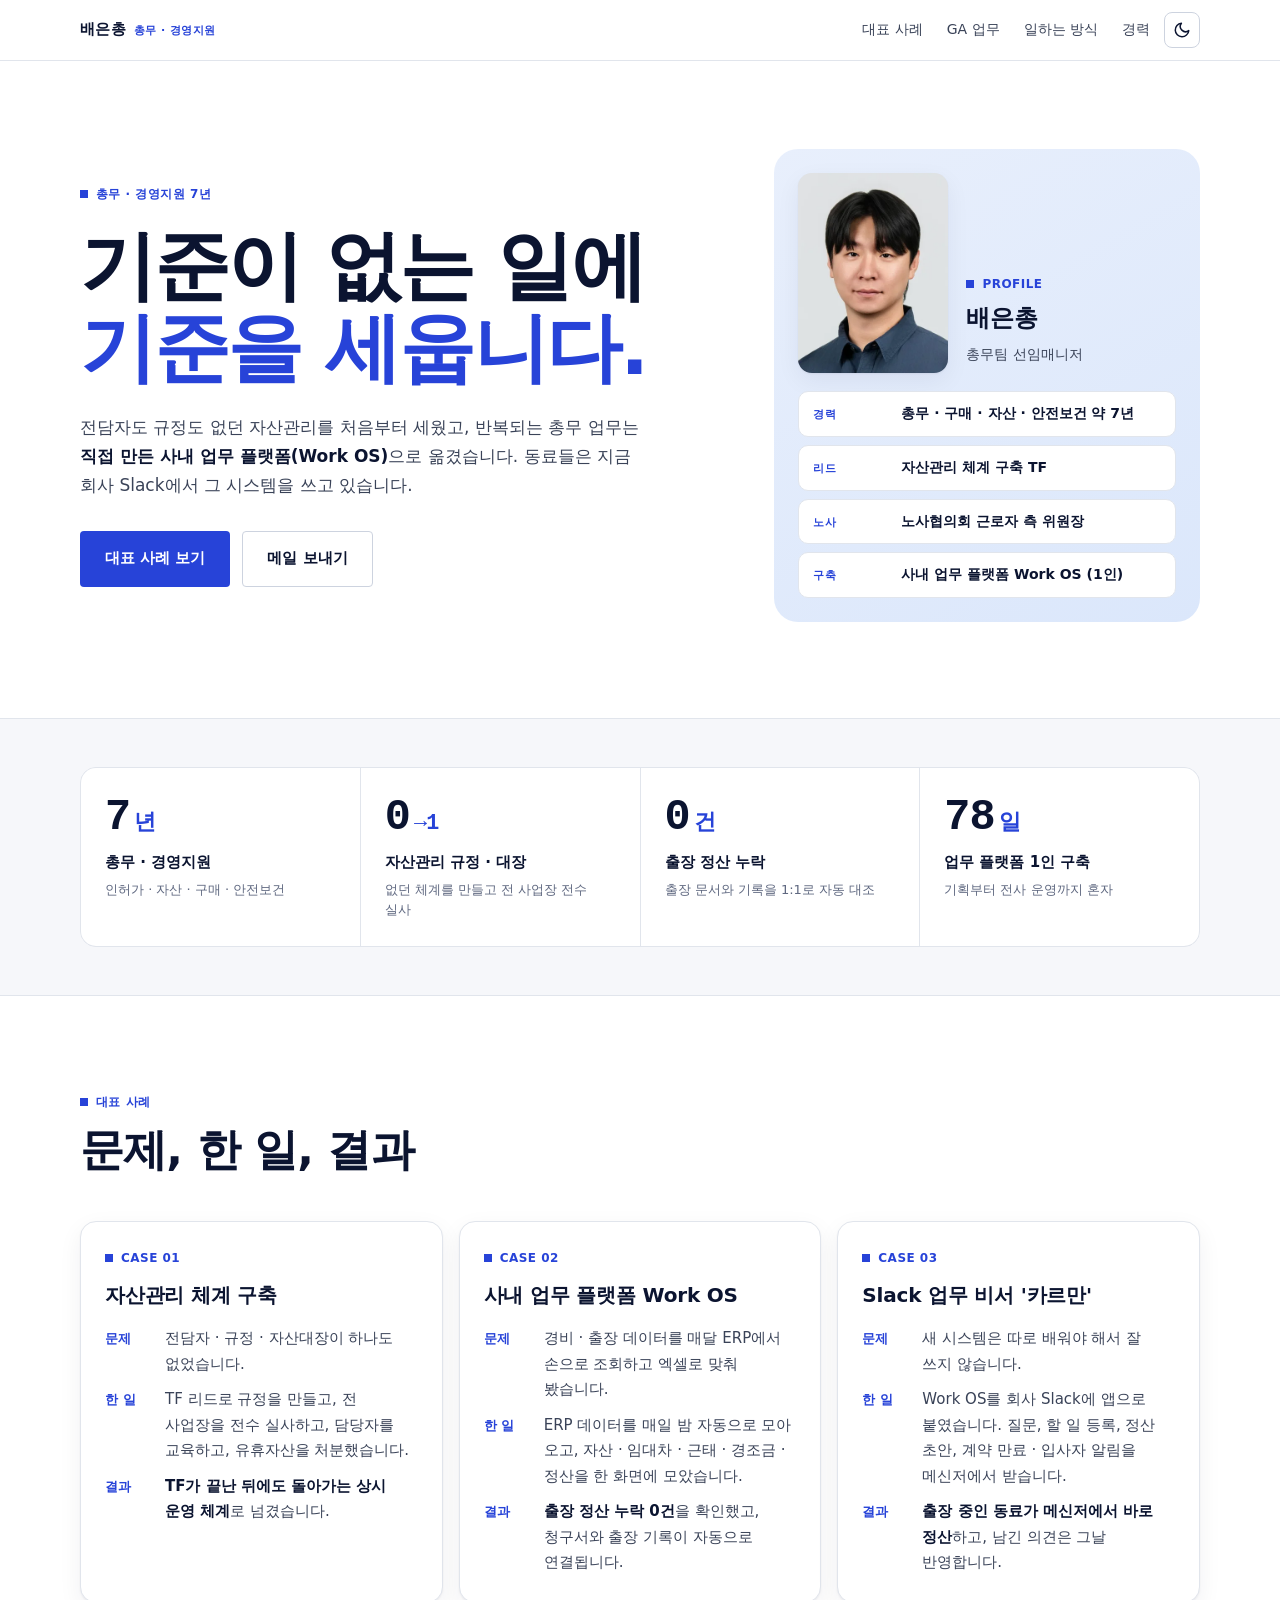
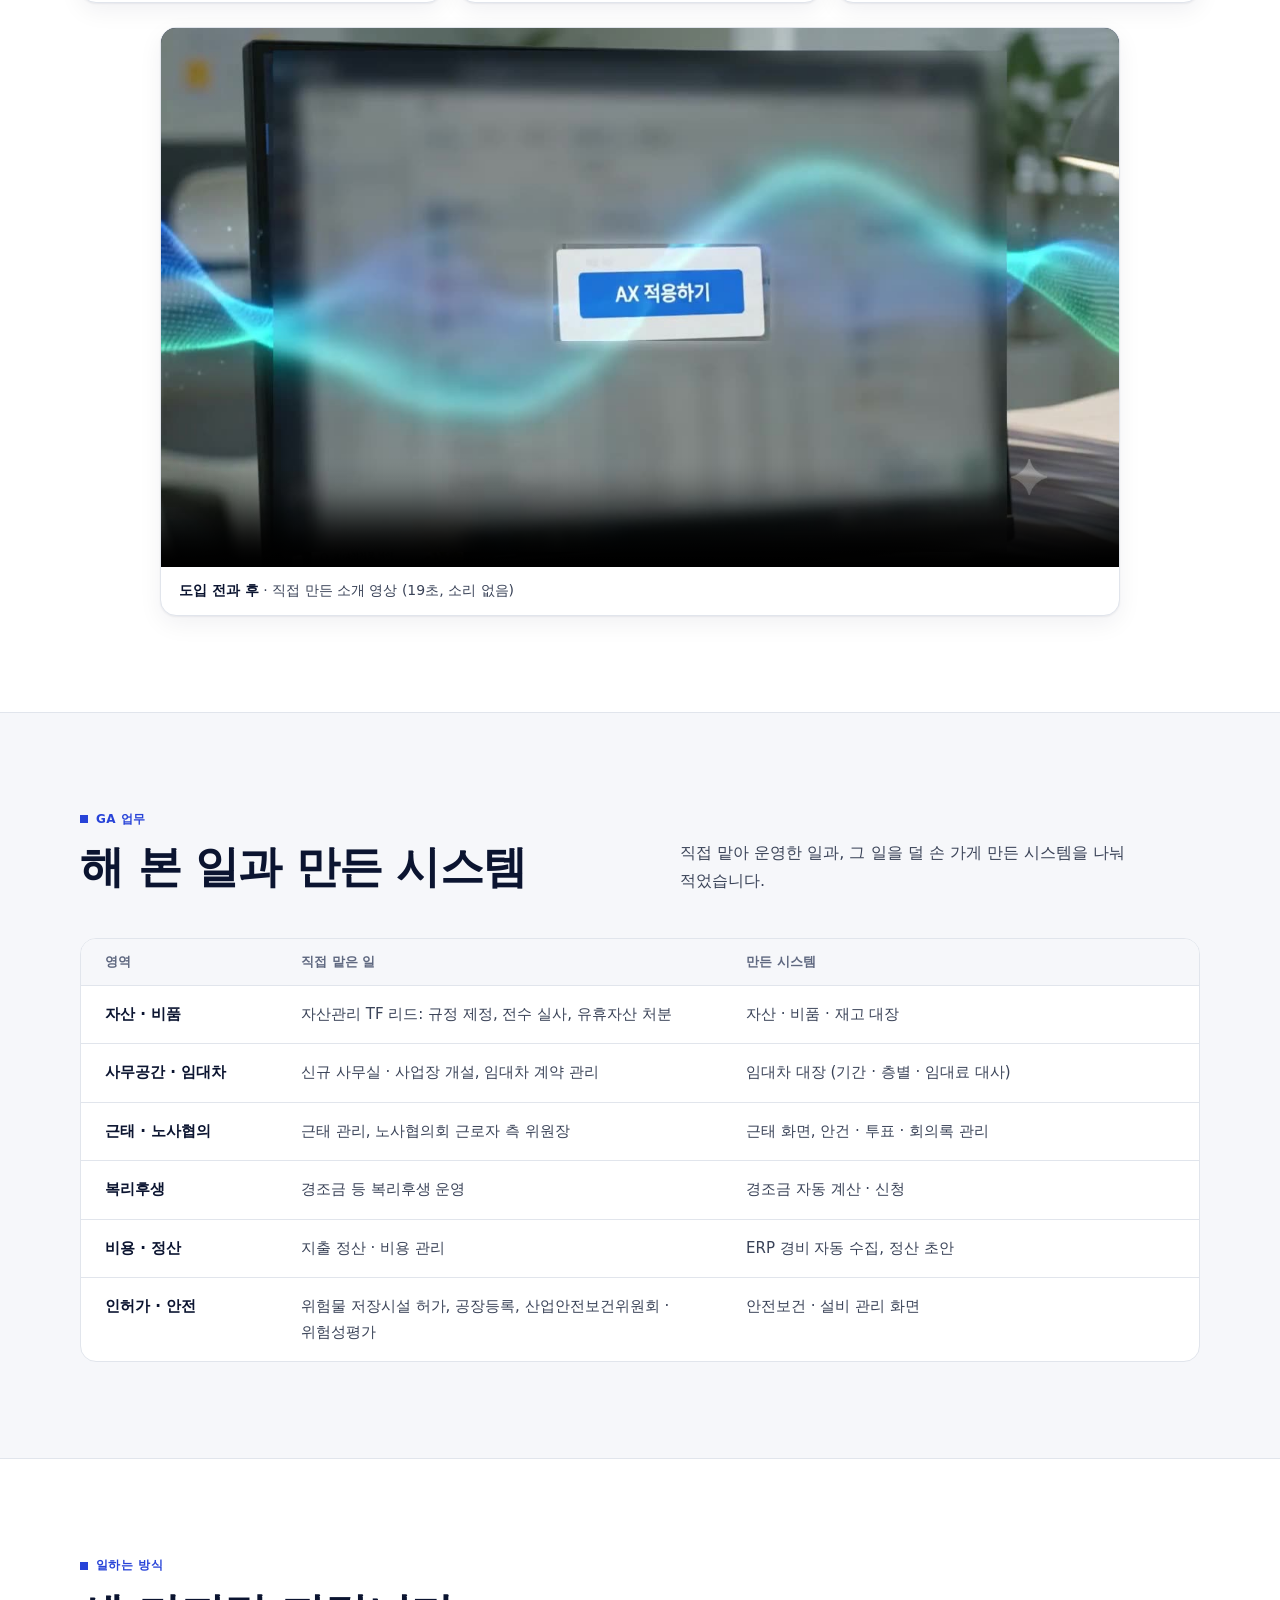
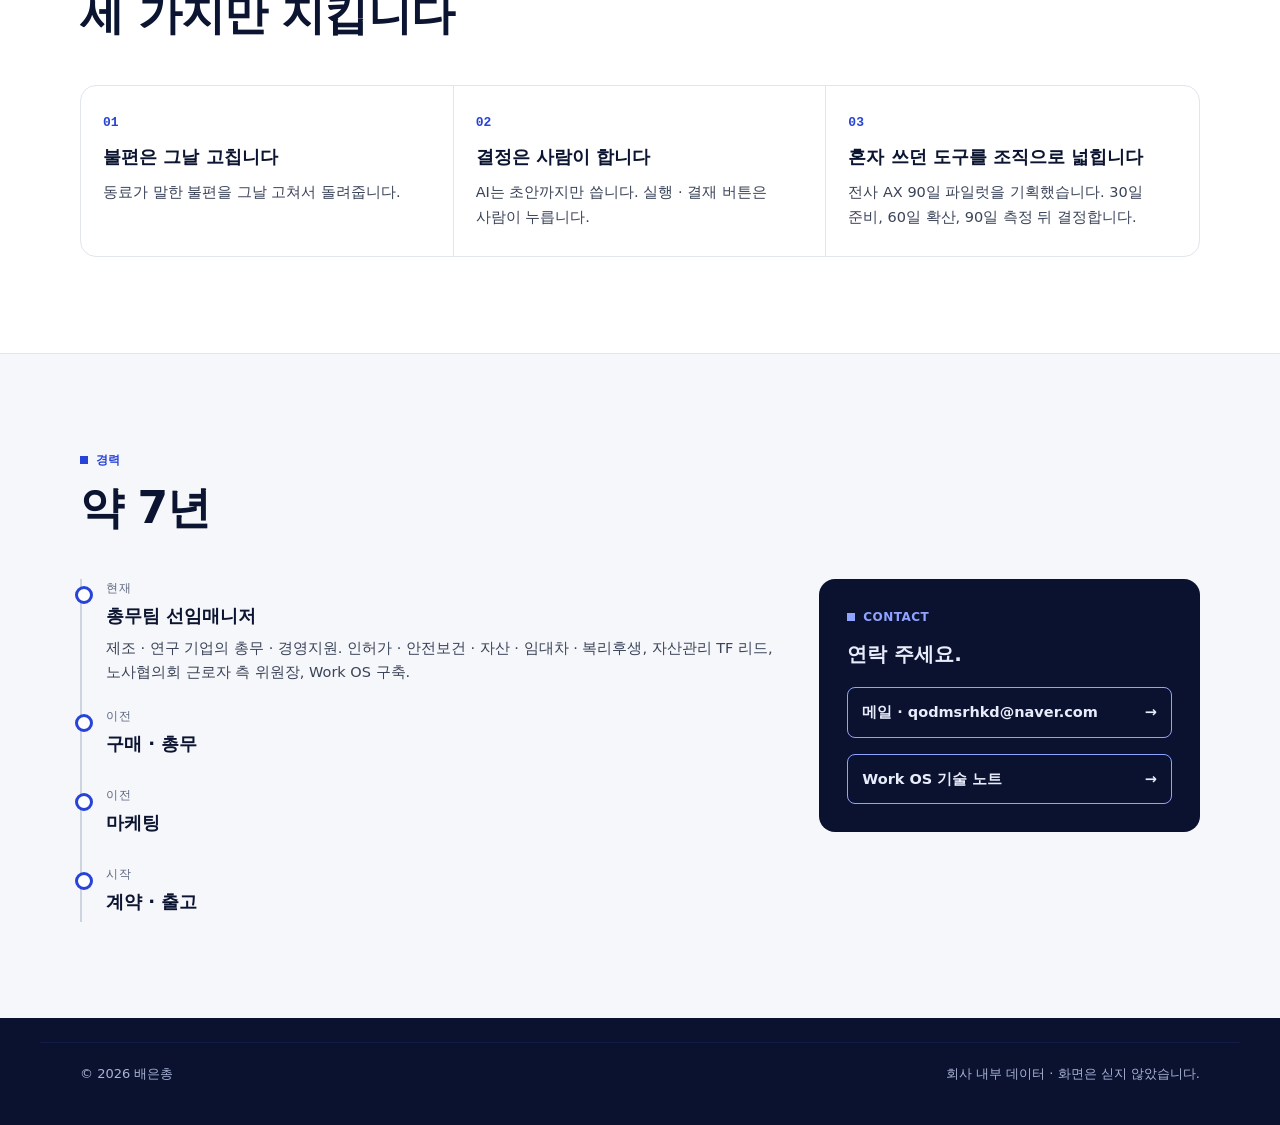
<file: portfolio_v3/index.html>
<!DOCTYPE html>
<html lang="ko">
<head>
<meta charset="UTF-8">
<meta name="viewport" content="width=device-width, initial-scale=1.0">
<meta name="robots" content="noindex, nofollow">
<title>배은총 포트폴리오</title>
<meta name="description" content="총무 · 경영지원 7년 배은총. 기준이 없는 일에 기준을 세우고, 반복되는 일은 시스템으로 만듭니다.">
<meta name="theme-color" content="#2743d8">
<link rel="icon" href="assets/favicon.svg" type="image/svg+xml">
<link rel="stylesheet" href="assets/style.css">
<script>
// 첫 그림 전에 저장된 테마를 적용(깜빡임 방지)
try { var t = localStorage.getItem("pf_theme"); if (t === "light" || t === "dark") document.documentElement.setAttribute("data-theme", t); } catch (e) {}
</script>
</head>
<body>
<a class="skip" href="#main">본문으로 건너뛰기</a>

<header class="topbar">
  <div class="in">
    <a class="brand" href="#top">배은총<small>총무 · 경영지원</small></a>
    <nav class="nav" aria-label="구역">
      <a href="#cases">대표 사례</a>
      <a href="#ga">GA 업무</a>
      <a href="#way" class="opt">일하는 방식</a>
      <a href="#career">경력</a>
      <button class="theme-btn" id="themeBtn" type="button" aria-label="어두운 화면으로 바꾸기">
        <svg class="moon" viewBox="0 0 24 24" fill="none" stroke="currentColor" stroke-width="2" stroke-linecap="round" stroke-linejoin="round" aria-hidden="true"><path d="M21 12.8A9 9 0 1 1 11.2 3a7 7 0 0 0 9.8 9.8z"/></svg>
        <svg class="sun" viewBox="0 0 24 24" fill="none" stroke="currentColor" stroke-width="2" stroke-linecap="round" aria-hidden="true" style="display:none"><circle cx="12" cy="12" r="4.5"/><path d="M12 2v2M12 20v2M4.9 4.9l1.4 1.4M17.7 17.7l1.4 1.4M2 12h2M20 12h2M4.9 19.1l1.4-1.4M17.7 6.3l1.4-1.4"/></svg>
      </button>
    </nav>
  </div>
</header>

<main id="main">

<!-- ① 첫 화면 -->
<div class="hero" id="top">
  <div class="wrap">
    <div class="grid">
      <div>
        <div class="mlabel">총무 · 경영지원 7년</div>
        <h1>기준이 없는 일에<br><span class="b">기준을 세웁니다.</span></h1>
        <p class="lead">
          전담자도 규정도 없던 자산관리를 처음부터 세웠고, 반복되는 총무 업무는
          <b>직접 만든 사내 업무 플랫폼(Work OS)</b>으로 옮겼습니다.
          동료들은 지금 회사 Slack에서 그 시스템을 쓰고 있습니다.
        </p>
        <div class="cta-row">
          <a class="btn pri" href="#cases">대표 사례 보기</a>
          <a class="btn sec" href="mailto:qodmsrhkd@naver.com">메일 보내기</a>
        </div>
      </div>
      <div class="hero-vis">
        <div class="id">
          <picture>
            <source srcset="assets/profile.webp" type="image/webp">
            <img class="photo" src="assets/profile.jpg" width="360" height="480" alt="배은총 프로필 사진">
          </picture>
          <div class="who">
            <div class="mlabel">PROFILE</div>
            <b>배은총</b>
            <span>총무팀 선임매니저</span>
          </div>
        </div>
        <div class="rows">
          <div class="row"><span class="k">경력</span><span class="v">총무 · 구매 · 자산 · 안전보건 약 7년</span></div>
          <div class="row"><span class="k">리드</span><span class="v">자산관리 체계 구축 TF</span></div>
          <div class="row"><span class="k">노사</span><span class="v">노사협의회 근로자 측 위원장</span></div>
          <div class="row"><span class="k">구축</span><span class="v">사내 업무 플랫폼 Work OS (1인)</span></div>
        </div>
      </div>
    </div>
  </div>
</div>

<!-- ② 숫자 -->
<section id="numbers" class="alt" aria-label="숫자로 보는 경력">
  <div class="wrap">
    <div class="stats">
      <div class="stat"><div class="n num">7<small>년</small></div><div class="t">총무 · 경영지원</div><div class="d">인허가 · 자산 · 구매 · 안전보건</div></div>
      <div class="stat"><div class="n num">0<small>→1</small></div><div class="t">자산관리 규정 · 대장</div><div class="d">없던 체계를 만들고 전 사업장 전수 실사</div></div>
      <div class="stat"><div class="n num">0<small>건</small></div><div class="t">출장 정산 누락</div><div class="d">출장 문서와 기록을 1:1로 자동 대조</div></div>
      <div class="stat"><div class="n num">78<small>일</small></div><div class="t">업무 플랫폼 1인 구축</div><div class="d">기획부터 전사 운영까지 혼자</div></div>
    </div>
  </div>
</section>

<!-- ③ 대표 사례 -->
<section id="cases" aria-labelledby="h-cases">
  <div class="wrap">
    <div class="sec-head">
      <div>
        <div class="mlabel">대표 사례</div>
        <h2 id="h-cases">문제, 한 일, 결과</h2>
      </div>
    </div>
    <div class="pcases">
      <article class="pcase">
        <div class="mlabel">CASE 01</div>
        <h3>자산관리 체계 구축</h3>
        <dl>
          <dt>문제</dt><dd>전담자 · 규정 · 자산대장이 하나도 없었습니다.</dd>
          <dt>한 일</dt><dd>TF 리드로 규정을 만들고, 전 사업장을 전수 실사하고, 담당자를 교육하고, 유휴자산을 처분했습니다.</dd>
          <dt>결과</dt><dd><b>TF가 끝난 뒤에도 돌아가는 상시 운영 체계</b>로 넘겼습니다.</dd>
        </dl>
      </article>
      <article class="pcase">
        <div class="mlabel">CASE 02</div>
        <h3>사내 업무 플랫폼 Work OS</h3>
        <dl>
          <dt>문제</dt><dd>경비 · 출장 데이터를 매달 ERP에서 손으로 조회하고 엑셀로 맞춰 봤습니다.</dd>
          <dt>한 일</dt><dd>ERP 데이터를 매일 밤 자동으로 모아 오고, 자산 · 임대차 · 근태 · 경조금 · 정산을 한 화면에 모았습니다.</dd>
          <dt>결과</dt><dd><b>출장 정산 누락 0건</b>을 확인했고, 청구서와 출장 기록이 자동으로 연결됩니다.</dd>
        </dl>
      </article>
      <article class="pcase">
        <div class="mlabel">CASE 03</div>
        <h3>Slack 업무 비서 '카르만'</h3>
        <dl>
          <dt>문제</dt><dd>새 시스템은 따로 배워야 해서 잘 쓰지 않습니다.</dd>
          <dt>한 일</dt><dd>Work OS를 회사 Slack에 앱으로 붙였습니다. 질문, 할 일 등록, 정산 초안, 계약 만료 · 입사자 알림을 메신저에서 받습니다.</dd>
          <dt>결과</dt><dd><b>출장 중인 동료가 메신저에서 바로 정산</b>하고, 남긴 의견은 그날 반영합니다.</dd>
        </dl>
      </article>
    </div>
    <figure class="clip">
      <video src="assets/workspace_ax.mp4" poster="assets/workspace_ax_poster.jpg" autoplay muted loop playsinline preload="metadata" width="1280" height="720" aria-label="서류에 묻혀 있던 직원이 시스템 도입 뒤 화면 위 요약으로 일하고 퇴근하는 장면"></video>
      <figcaption><b>도입 전과 후</b> · 직접 만든 소개 영상 (19초, 소리 없음)</figcaption>
    </figure>
  </div>
</section>

<!-- ④ GA 업무 -->
<section id="ga" class="alt" aria-labelledby="h-ga">
  <div class="wrap">
    <div class="sec-head">
      <div>
        <div class="mlabel">GA 업무</div>
        <h2 id="h-ga">해 본 일과 만든 시스템</h2>
      </div>
      <p>직접 맡아 운영한 일과, 그 일을 덜 손 가게 만든 시스템을 나눠 적었습니다.</p>
    </div>
    <div class="ga" role="table" aria-label="GA 업무 영역별 경험">
      <div class="ga-row ga-head" role="row">
        <span role="columnheader">영역</span><span role="columnheader">직접 맡은 일</span><span role="columnheader">만든 시스템</span>
      </div>
      <div class="ga-row" role="row">
        <b role="cell">자산 · 비품</b>
        <span role="cell" data-k="맡은 일">자산관리 TF 리드: 규정 제정, 전수 실사, 유휴자산 처분</span>
        <span role="cell" data-k="시스템">자산 · 비품 · 재고 대장</span>
      </div>
      <div class="ga-row" role="row">
        <b role="cell">사무공간 · 임대차</b>
        <span role="cell" data-k="맡은 일">신규 사무실 · 사업장 개설, 임대차 계약 관리</span>
        <span role="cell" data-k="시스템">임대차 대장 (기간 · 층별 · 임대료 대사)</span>
      </div>
      <div class="ga-row" role="row">
        <b role="cell">근태 · 노사협의</b>
        <span role="cell" data-k="맡은 일">근태 관리, 노사협의회 근로자 측 위원장</span>
        <span role="cell" data-k="시스템">근태 화면, 안건 · 투표 · 회의록 관리</span>
      </div>
      <div class="ga-row" role="row">
        <b role="cell">복리후생</b>
        <span role="cell" data-k="맡은 일">경조금 등 복리후생 운영</span>
        <span role="cell" data-k="시스템">경조금 자동 계산 · 신청</span>
      </div>
      <div class="ga-row" role="row">
        <b role="cell">비용 · 정산</b>
        <span role="cell" data-k="맡은 일">지출 정산 · 비용 관리</span>
        <span role="cell" data-k="시스템">ERP 경비 자동 수집, 정산 초안</span>
      </div>
      <div class="ga-row" role="row">
        <b role="cell">인허가 · 안전</b>
        <span role="cell" data-k="맡은 일">위험물 저장시설 허가, 공장등록, 산업안전보건위원회 · 위험성평가</span>
        <span role="cell" data-k="시스템">안전보건 · 설비 관리 화면</span>
      </div>
    </div>
  </div>
</section>

<!-- ⑤ 일하는 방식 -->
<section id="way" aria-labelledby="h-way">
  <div class="wrap">
    <div class="sec-head">
      <div>
        <div class="mlabel">일하는 방식</div>
        <h2 id="h-way">세 가지만 지킵니다</h2>
      </div>
    </div>
    <div class="ways three-up">
      <div class="way"><div class="no">01</div><h3>불편은 그날 고칩니다</h3><p>동료가 말한 불편을 그날 고쳐서 돌려줍니다.</p></div>
      <div class="way"><div class="no">02</div><h3>결정은 사람이 합니다</h3><p>AI는 초안까지만 씁니다. 실행 · 결재 버튼은 사람이 누릅니다.</p></div>
      <div class="way"><div class="no">03</div><h3>혼자 쓰던 도구를 조직으로 넓힙니다</h3><p>전사 AX 90일 파일럿을 기획했습니다. 30일 준비, 60일 확산, 90일 측정 뒤 결정합니다.</p></div>
    </div>
  </div>
</section>

<!-- ⑥ 경력 · 연락 -->
<section id="career" class="alt" aria-labelledby="h-career">
  <div class="wrap">
    <div class="sec-head">
      <div>
        <div class="mlabel">경력</div>
        <h2 id="h-career">약 7년</h2>
      </div>
    </div>
    <div class="career">
      <ol class="tl">
        <li>
          <div class="when">현재</div>
          <h3>총무팀 선임매니저</h3>
          <p>제조 · 연구 기업의 총무 · 경영지원. 인허가 · 안전보건 · 자산 · 임대차 · 복리후생, 자산관리 TF 리드, 노사협의회 근로자 측 위원장, Work OS 구축.</p>
        </li>
        <li><div class="when">이전</div><h3>구매 · 총무</h3></li>
        <li><div class="when">이전</div><h3>마케팅</h3></li>
        <li><div class="when">시작</div><h3>계약 · 출고</h3></li>
      </ol>
      <aside class="contact">
        <div class="mlabel">CONTACT</div>
        <h3>연락 주세요.</h3>
        <a class="link" href="mailto:qodmsrhkd@naver.com">메일 · qodmsrhkd@naver.com <span aria-hidden="true">→</span></a>
        <a class="link" href="tech.html">Work OS 기술 노트 <span aria-hidden="true">→</span></a>
      </aside>
    </div>
  </div>
</section>
</main>

<footer>
  <div class="wrap">
    <span>© 2026 배은총</span>
    <span>회사 내부 데이터 · 화면은 싣지 않았습니다.</span>
  </div>
</footer>
<script src="assets/main.js"></script>
</body>
</html>
</file>
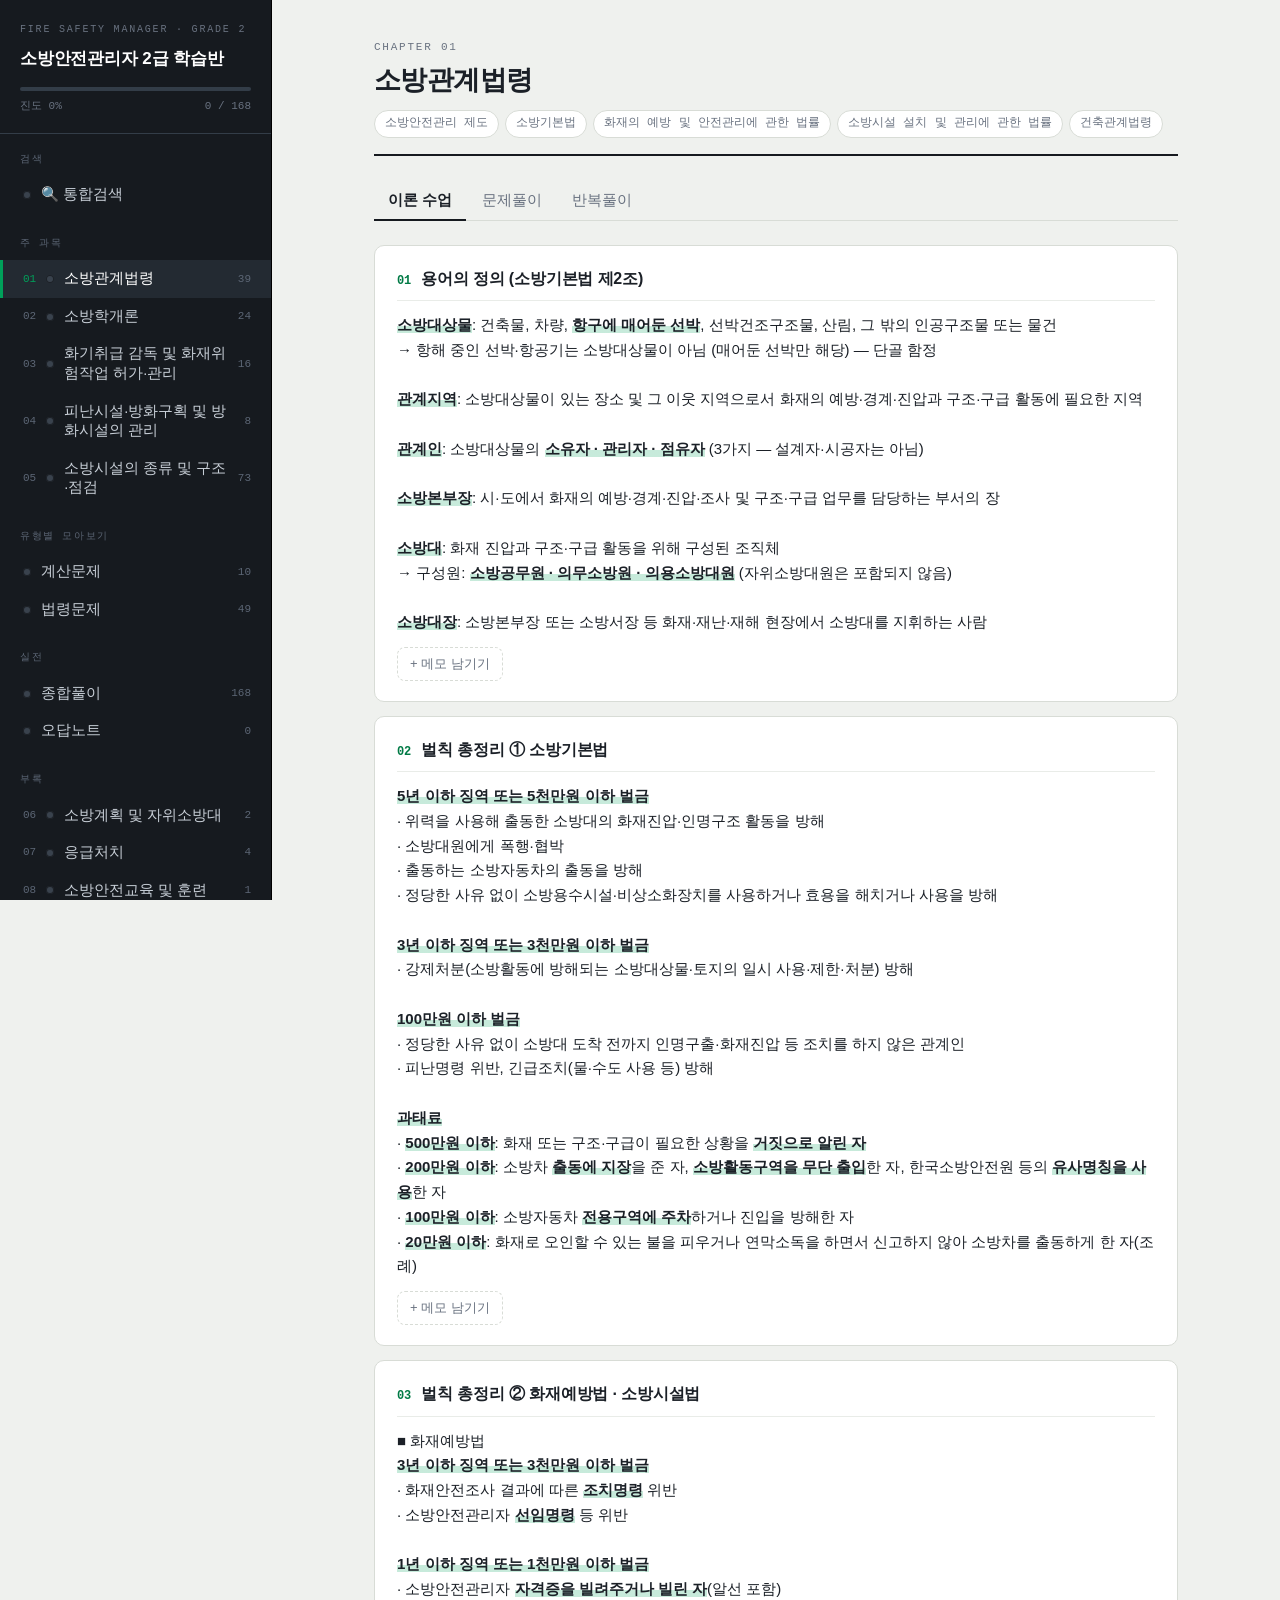
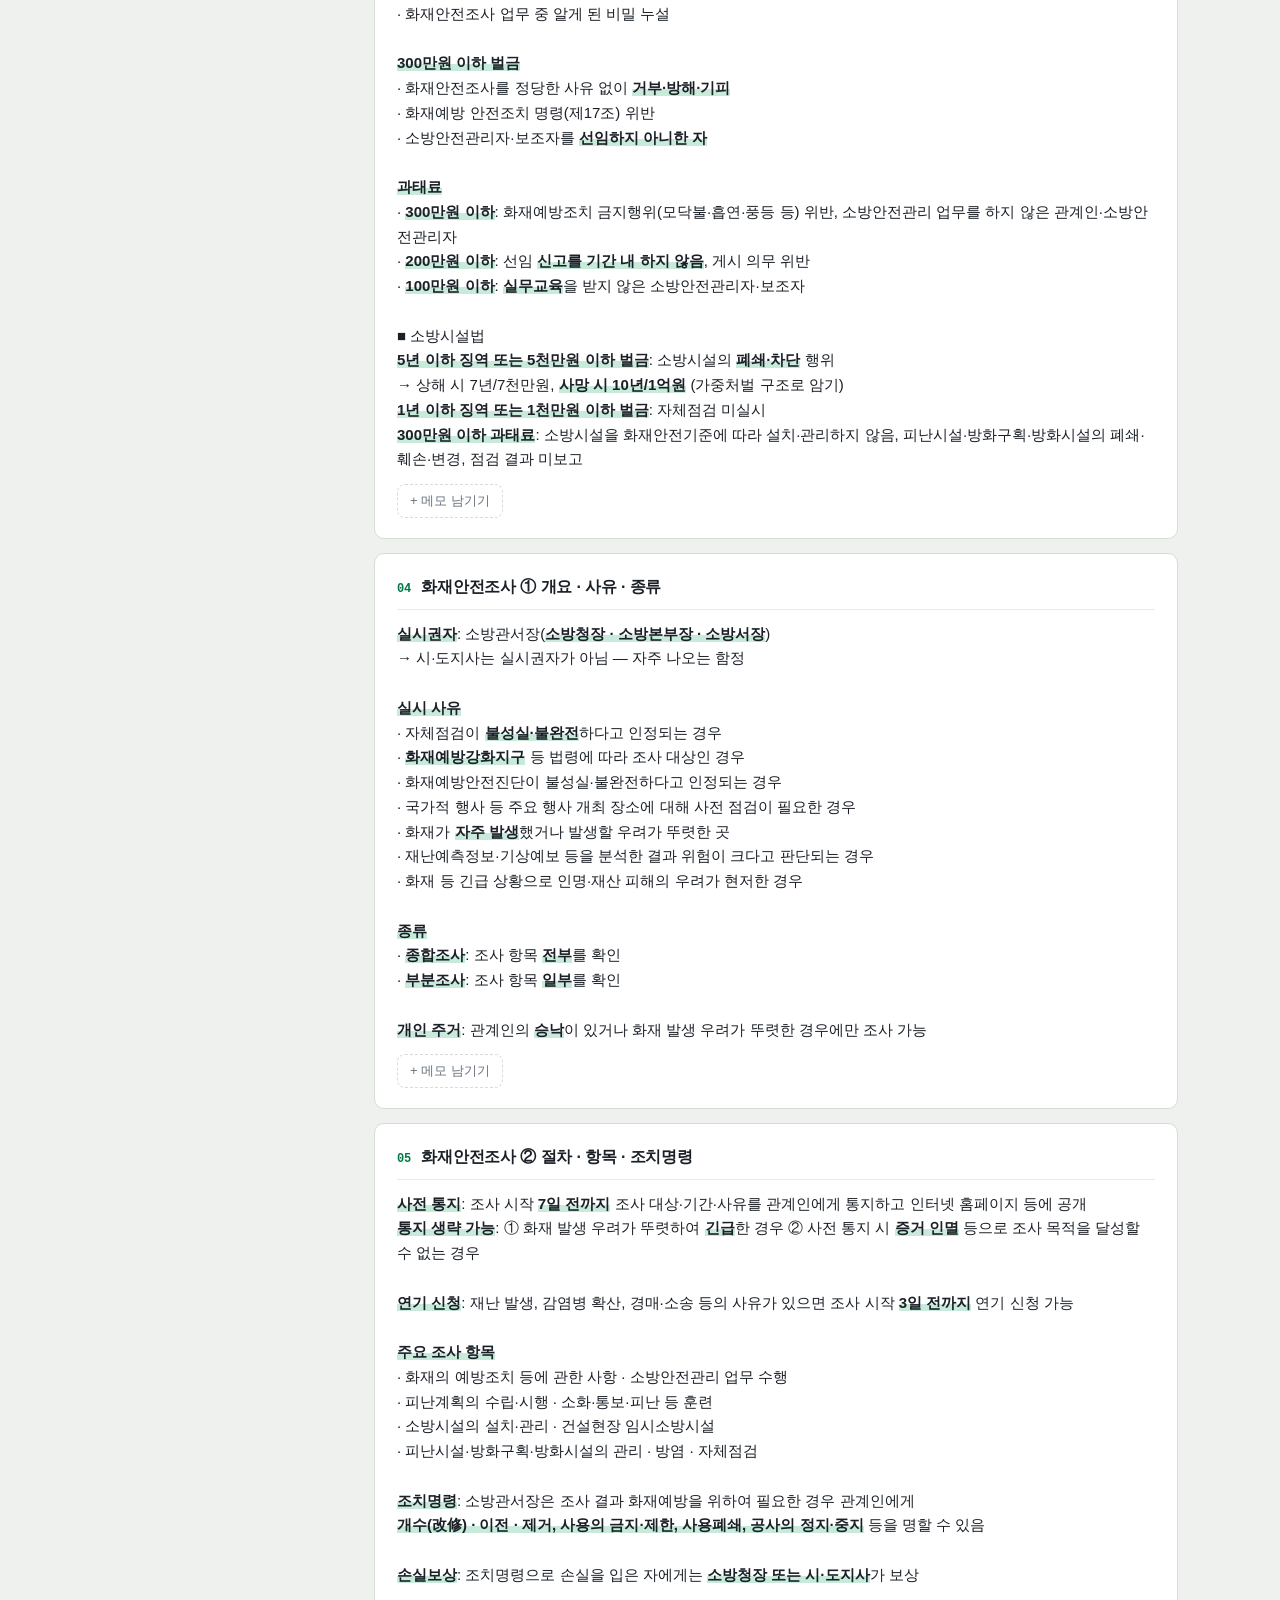
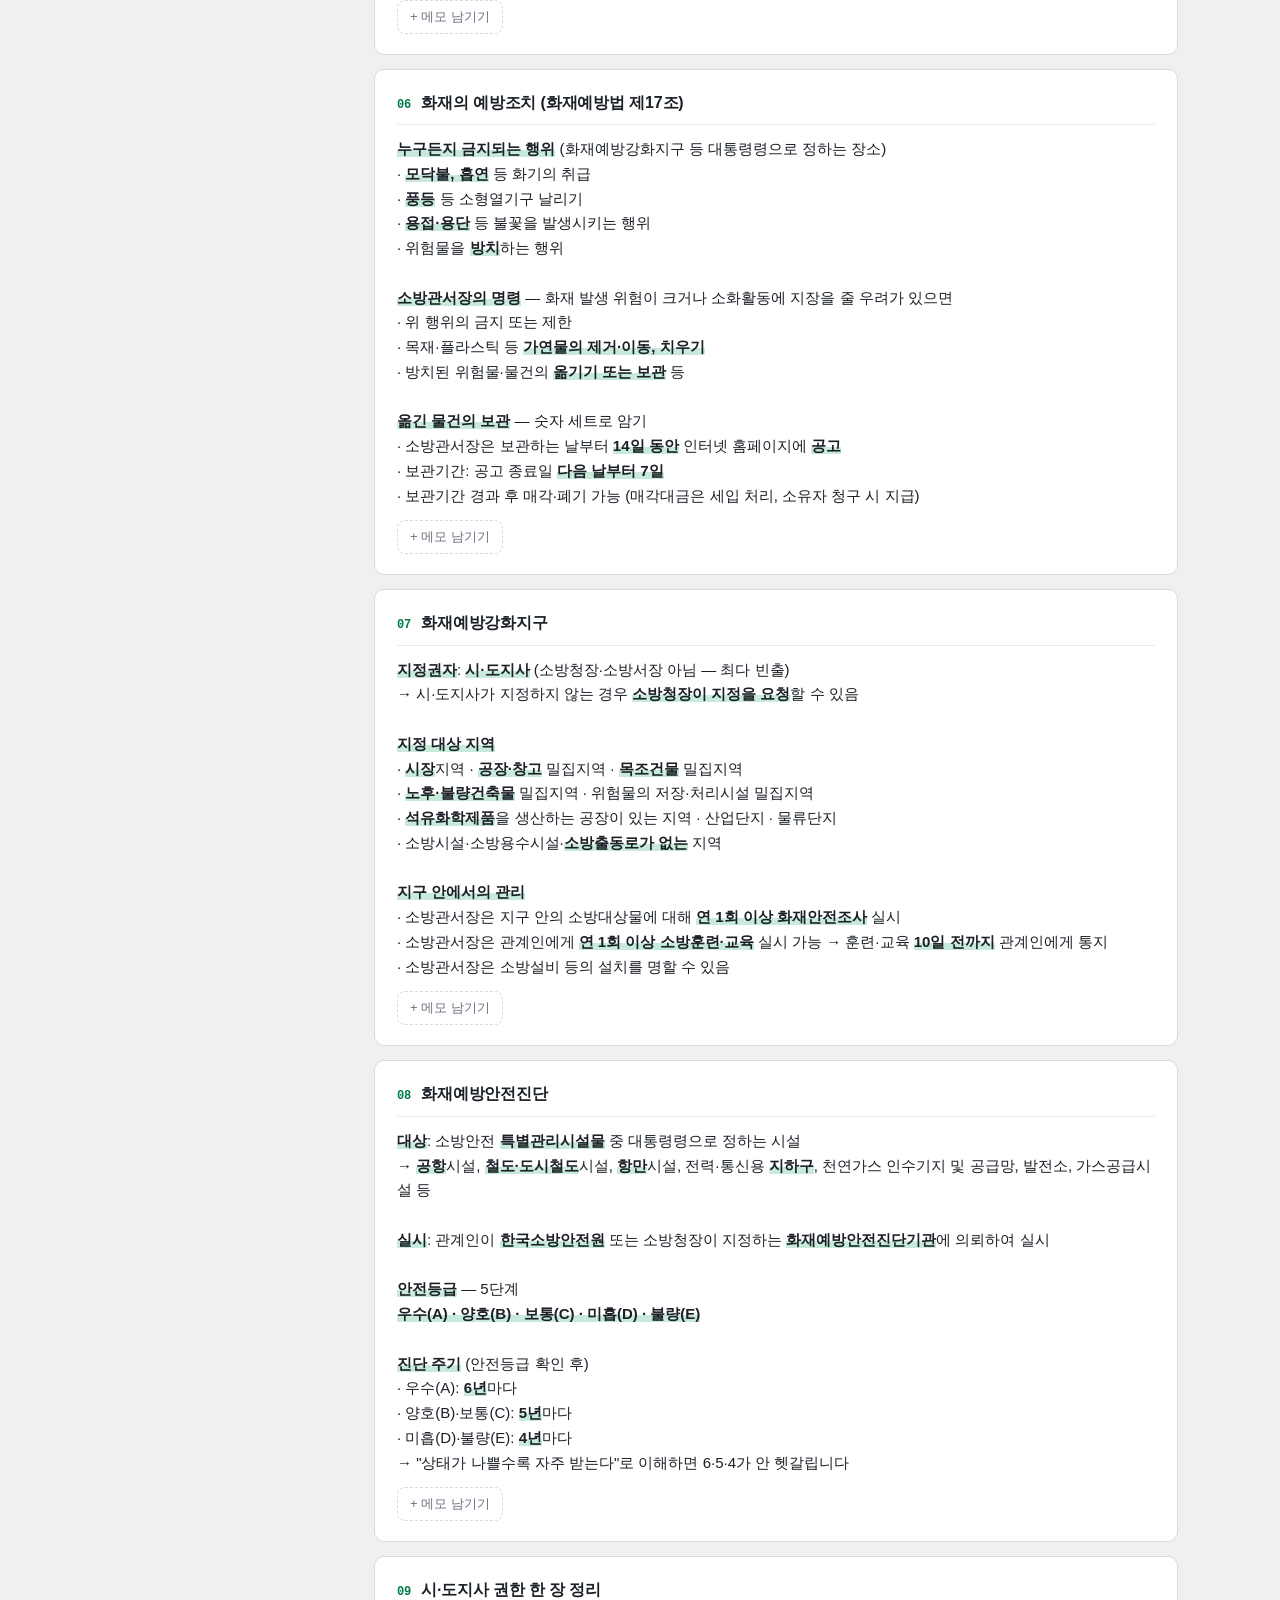
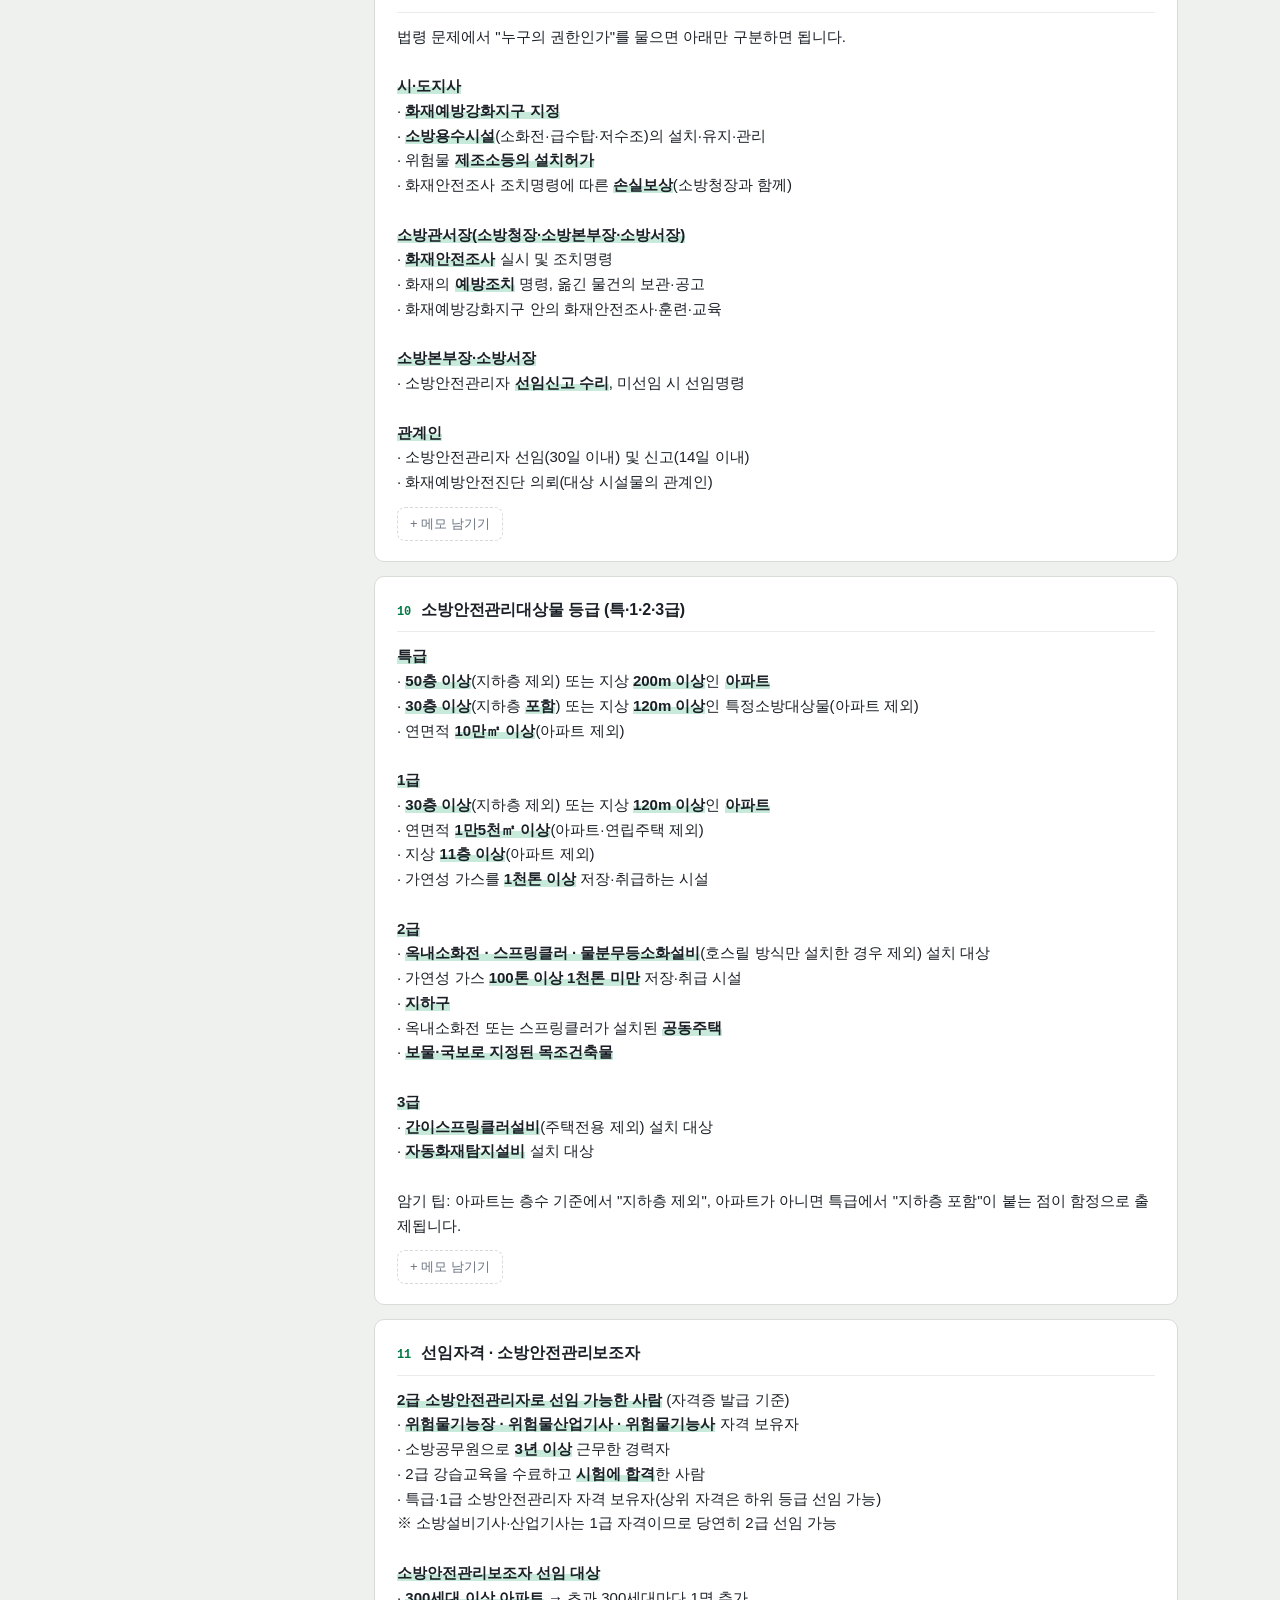
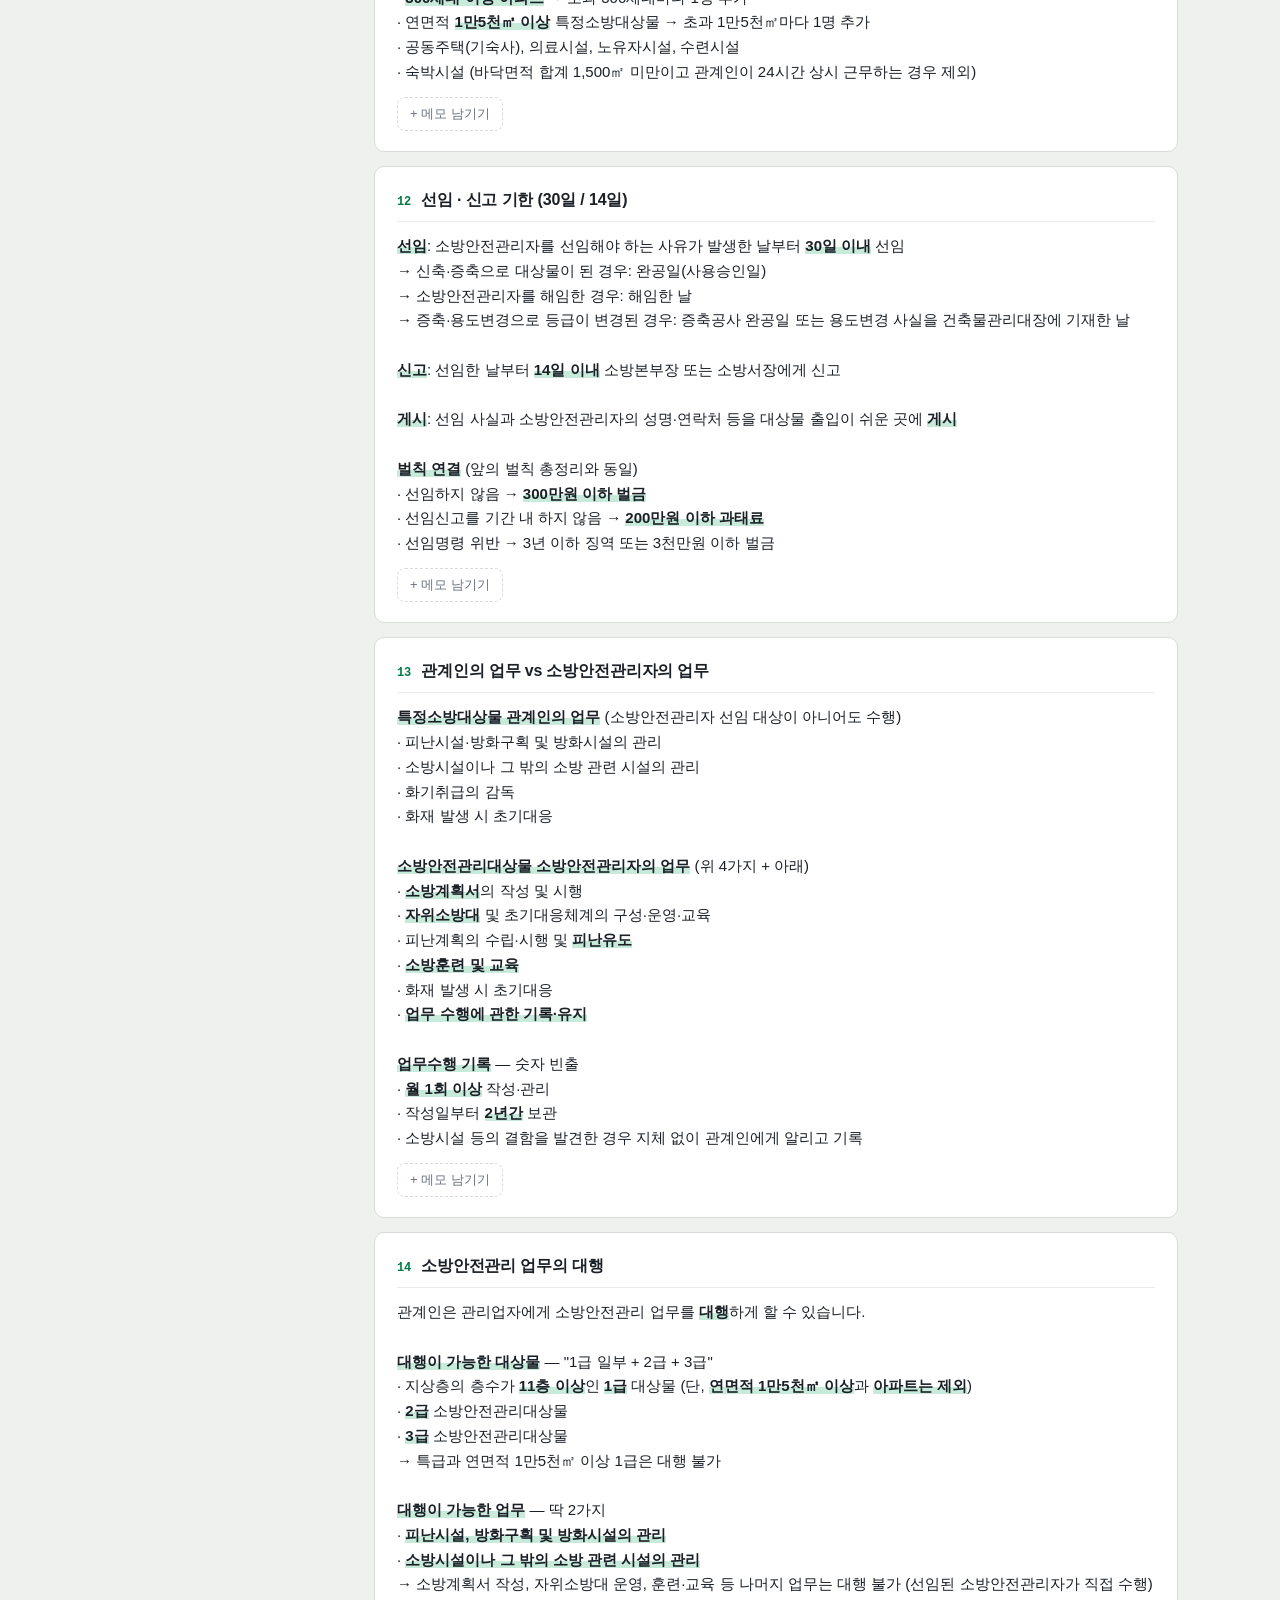
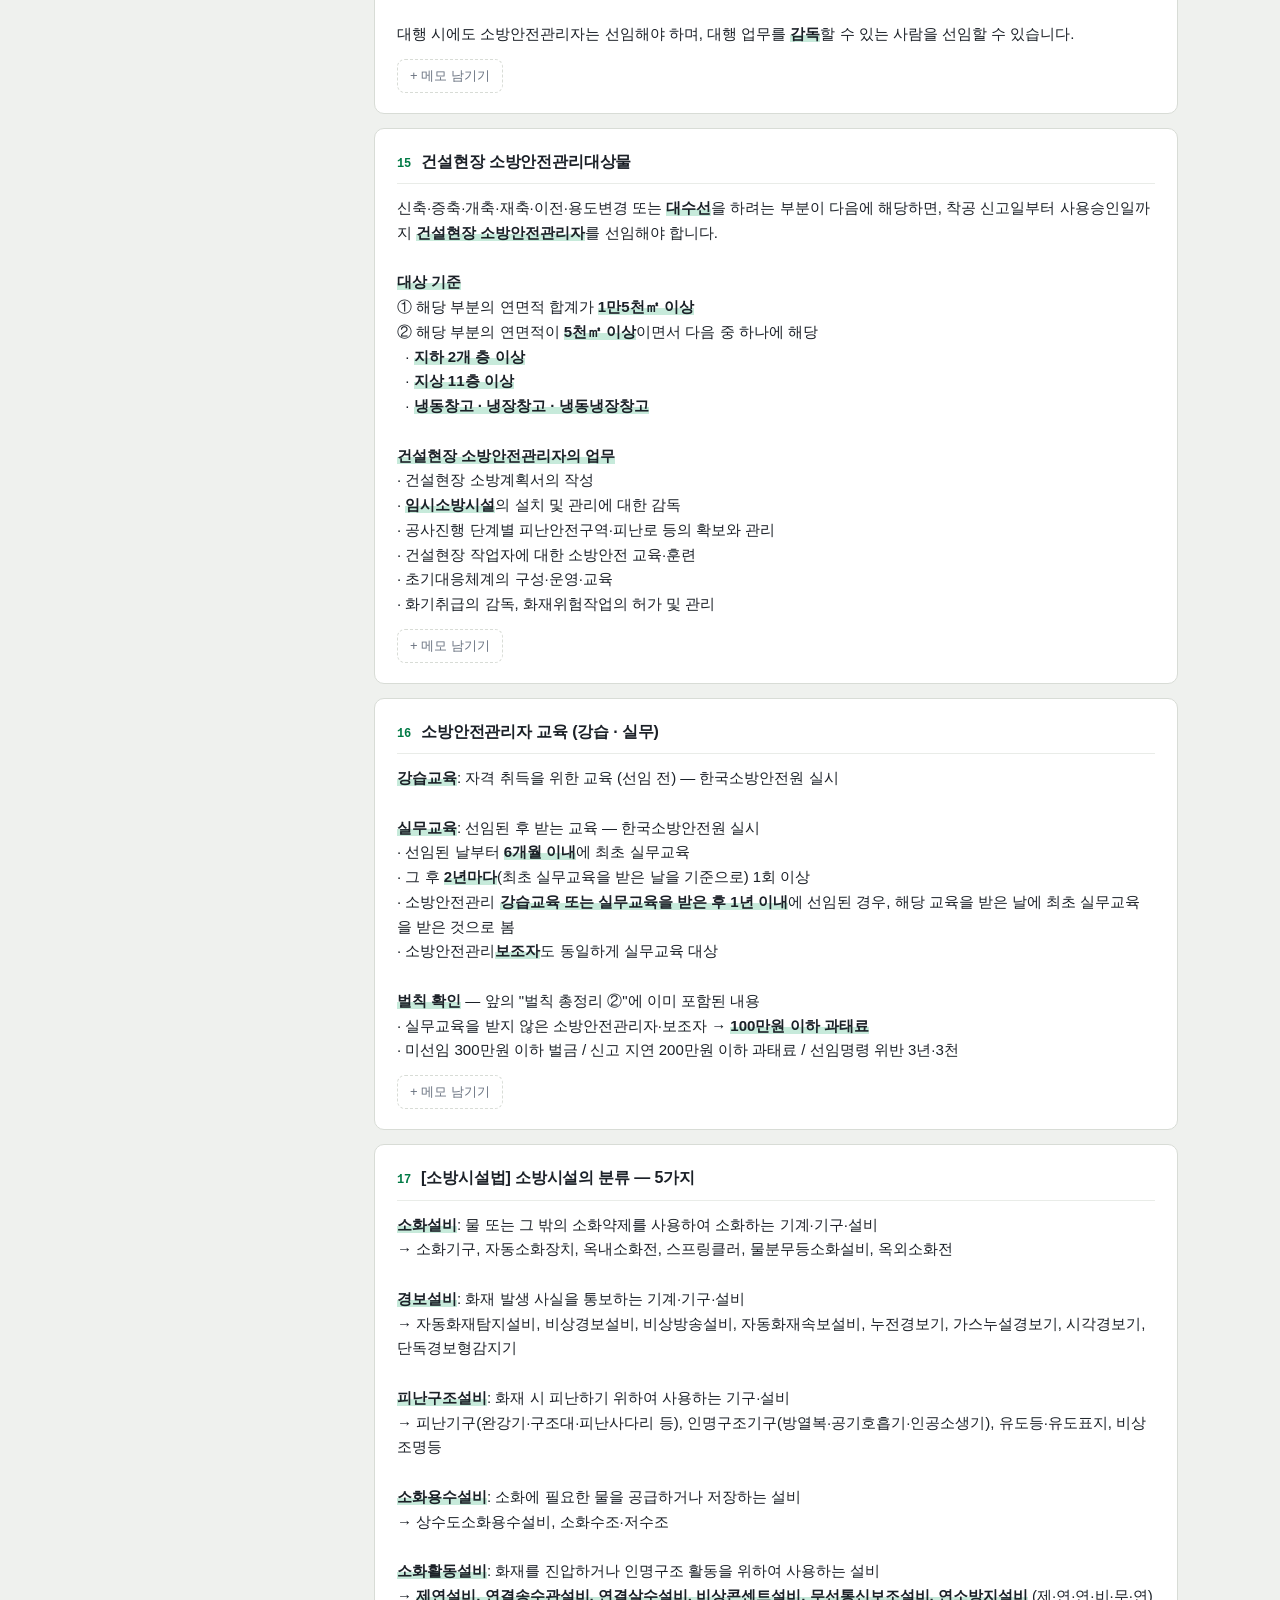
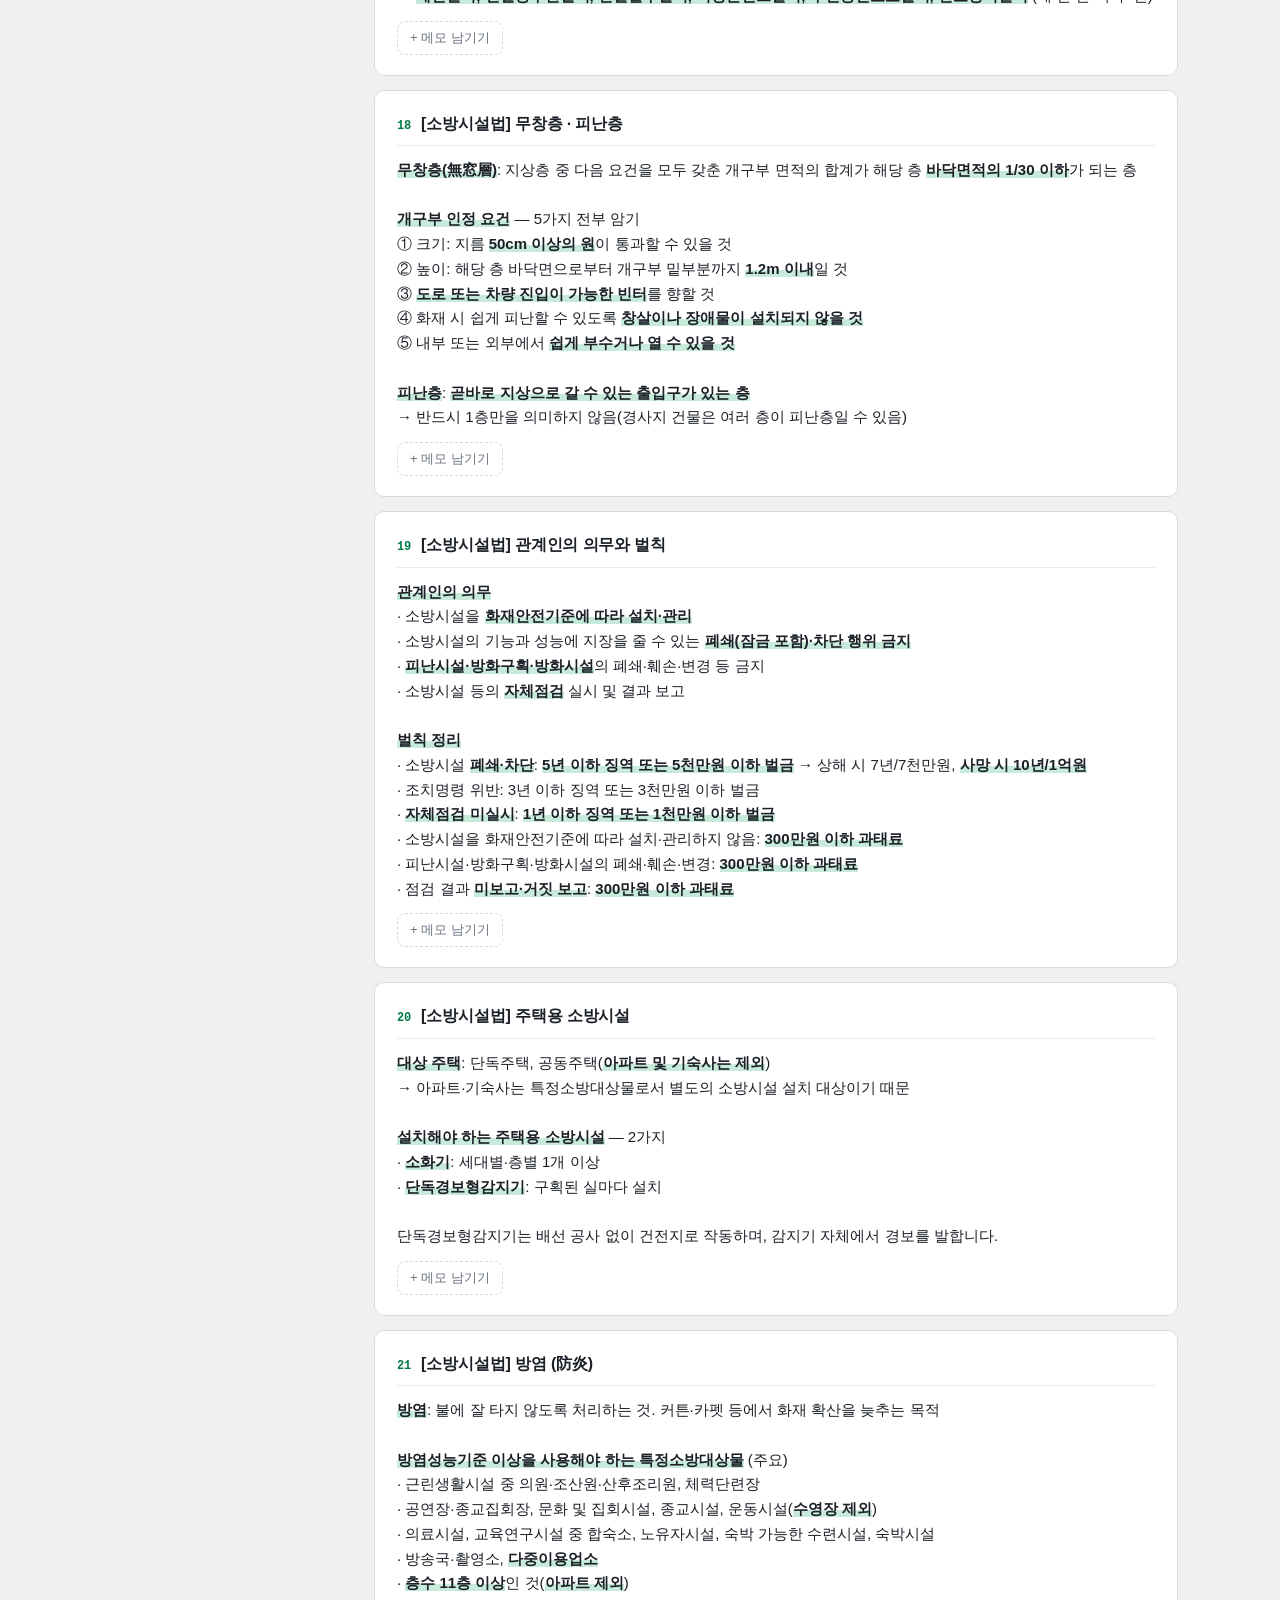
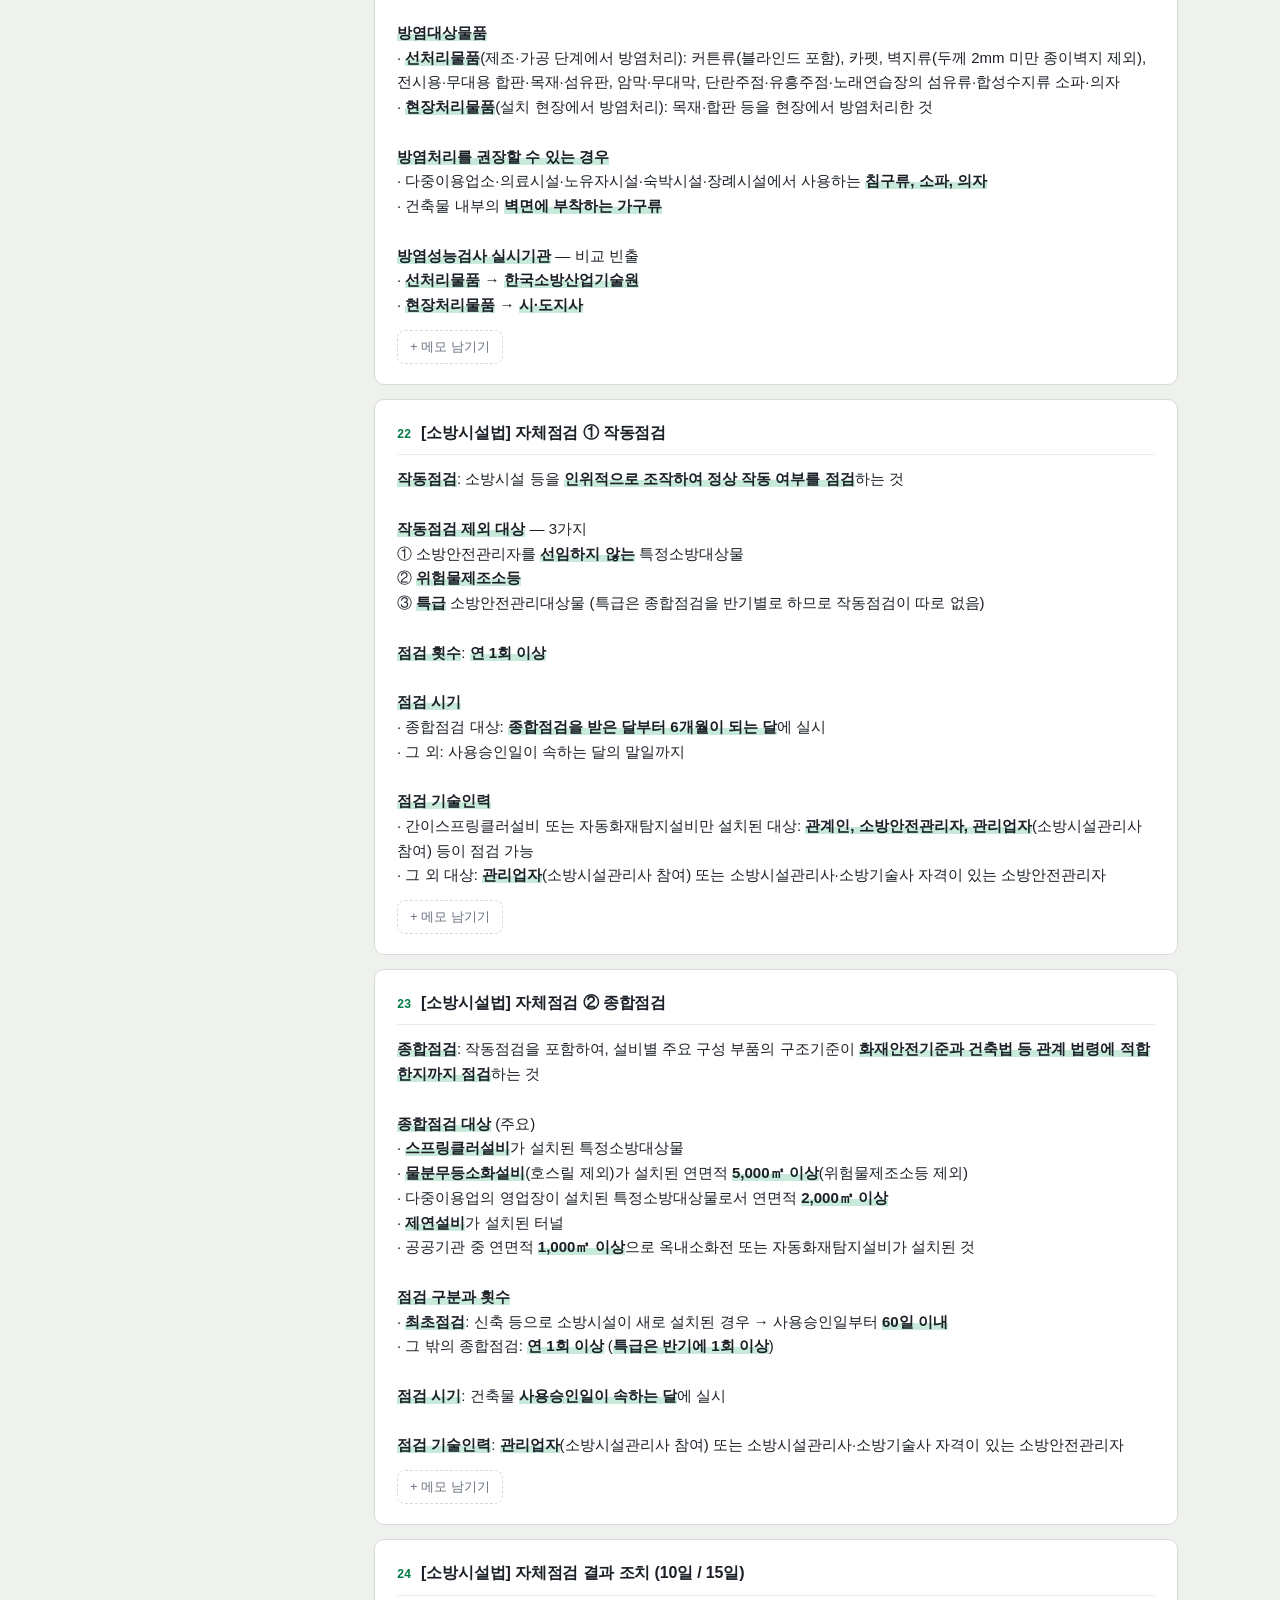
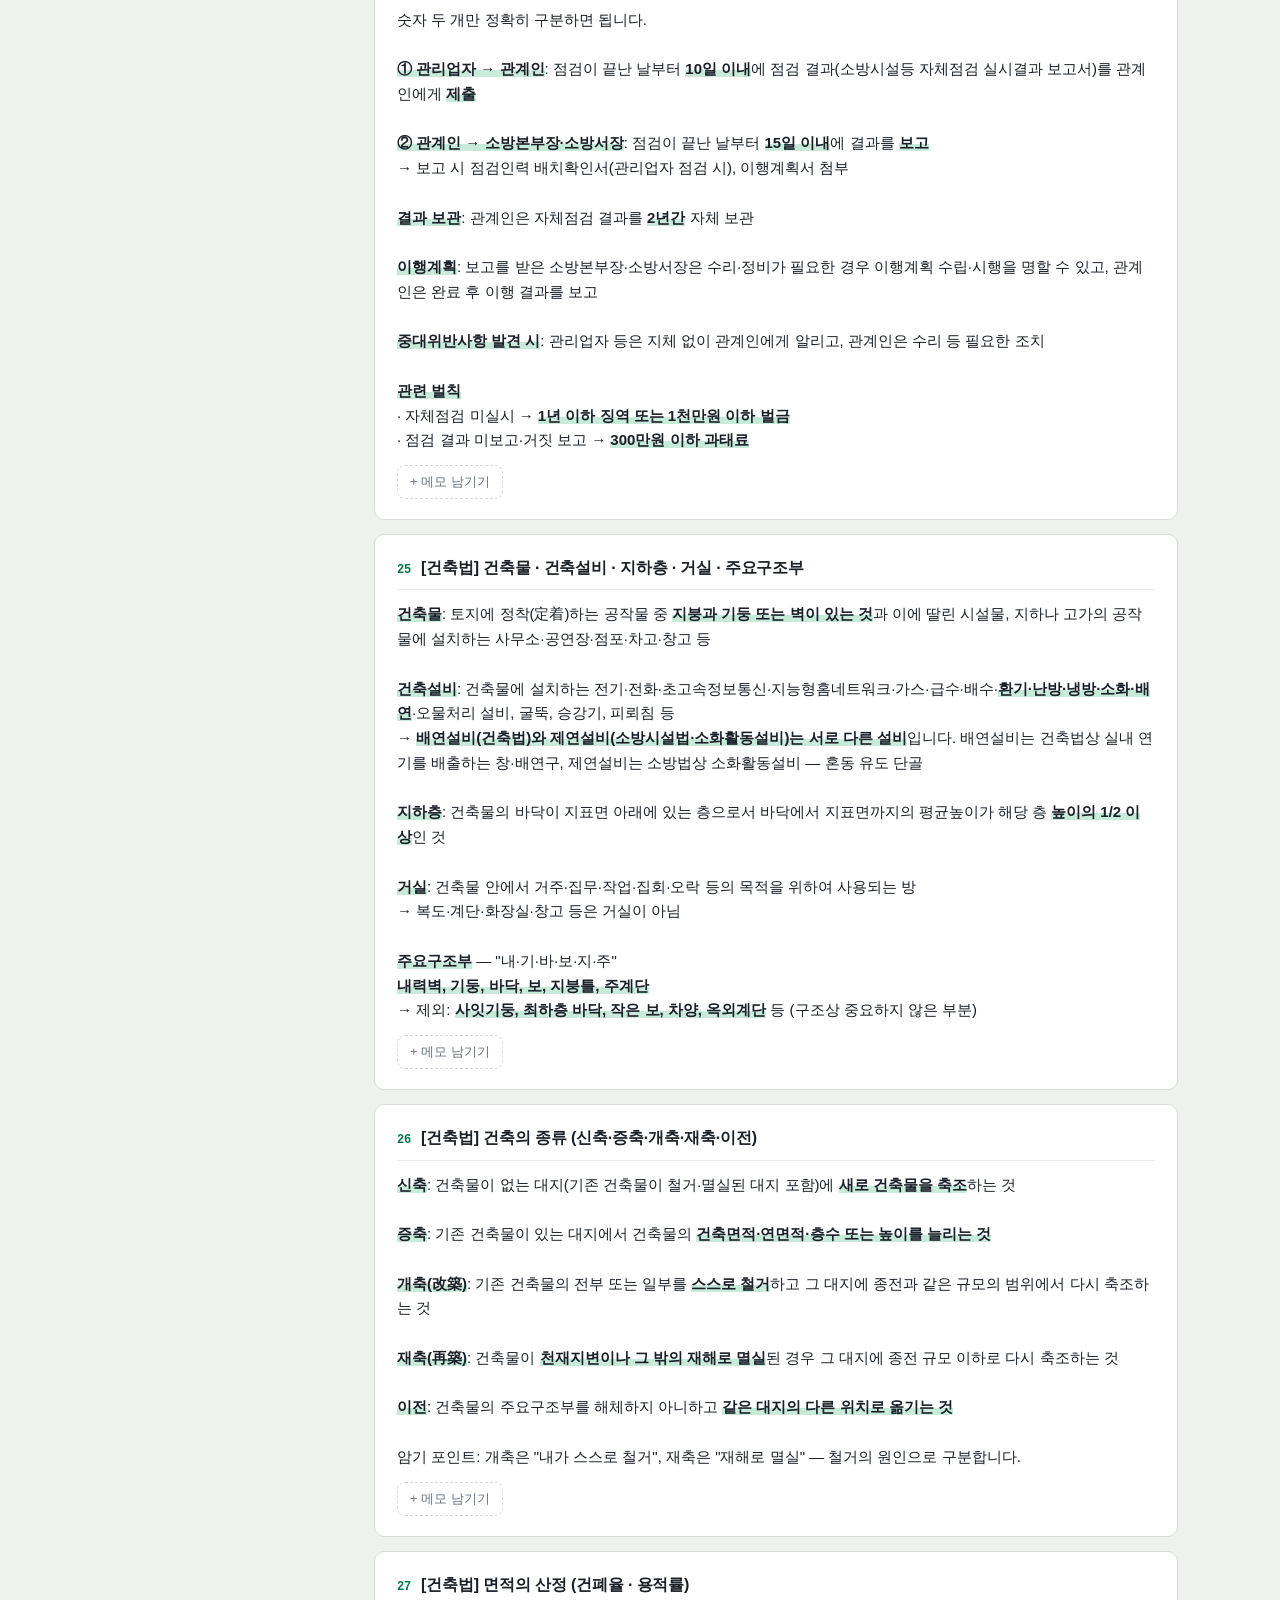
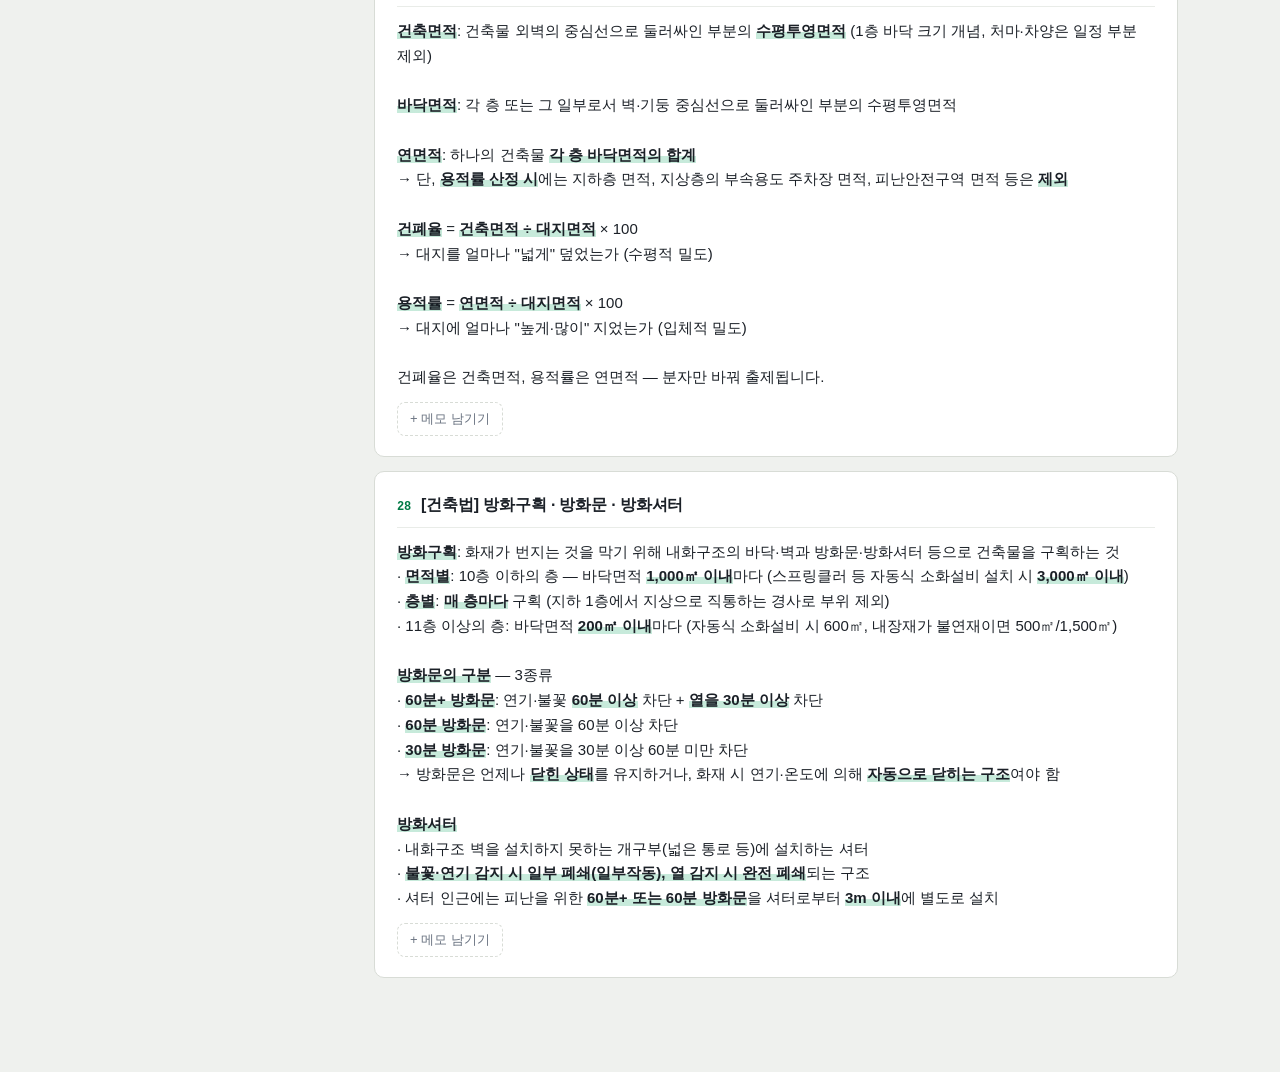
<file: Study.html>
<!DOCTYPE html>
<html lang="ko">
<head>
<meta charset="UTF-8">
<meta name="viewport" content="width=device-width, initial-scale=1, viewport-fit=cover">
<title>소방안전관리자 2급 · 학습반</title>
<style>
:root{
  --ink:#161A1F;
  --ink-2:#232A32;
  --ink-3:#333D48;
  --paper:#EFF1EE;
  --card:#FFFFFF;
  --line:#D8DCD6;
  --line-2:#E9ECE8;
  --text:#1B2027;
  --text-dim:#697280;
  --exit:#00A05A;
  --exit-dark:#007A45;
  --alarm:#DD3524;
  --amber:#DE9A28;
  --sans:-apple-system,BlinkMacSystemFont,"Pretendard","Apple SD Gothic Neo","Noto Sans KR","Malgun Gothic","맑은 고딕",sans-serif;
  --mono:ui-monospace,SFMono-Regular,"SF Mono",Menlo,Consolas,"Liberation Mono",monospace;
  --nav-w:272px;
}
*{box-sizing:border-box;-webkit-tap-highlight-color:transparent}
html,body{margin:0;padding:0}
body{
  font-family:var(--sans);
  background:var(--paper);
  color:var(--text);
  font-size:16px;
  line-height:1.65;
  -webkit-font-smoothing:antialiased;
}
button{font-family:inherit;font-size:inherit;cursor:pointer;touch-action:manipulation}
:focus-visible{outline:2px solid var(--exit);outline-offset:2px}

/* ---------- 레이아웃 ---------- */
.shell{display:flex;min-height:100dvh}

/* ---------- 좌측 회로표시반 ---------- */
.nav{
  width:var(--nav-w);flex:0 0 var(--nav-w);
  background:var(--ink);color:#C7CEd6;
  position:sticky;top:0;height:100dvh;overflow-y:auto;
  padding:0 0 40px;
  border-right:1px solid #000;
}
.nav-head{
  padding:22px 20px 18px;border-bottom:1px solid var(--ink-3);
  position:sticky;top:0;background:var(--ink);z-index:2;
}
.nav-head .kicker{
  font-family:var(--mono);font-size:10px;letter-spacing:.18em;
  color:var(--text-dim);text-transform:uppercase;margin:0 0 6px;
}
.nav-head h1{font-size:17px;margin:0;color:#fff;letter-spacing:-.01em;font-weight:700}
.nav-head .meter{margin-top:14px}
.meter-bar{height:4px;background:var(--ink-3);border-radius:2px;overflow:hidden}
.meter-fill{height:100%;background:var(--exit);width:0;transition:width .35s ease}
.meter-txt{font-family:var(--mono);font-size:11px;color:var(--text-dim);margin-top:6px;display:flex;justify-content:space-between}

.nav-group{padding:18px 0 4px}
.nav-group > .label{
  font-family:var(--mono);font-size:10px;letter-spacing:.16em;color:#5C6675;
  padding:0 20px 8px;text-transform:uppercase;
}
.nav-item{
  display:flex;align-items:center;gap:10px;width:100%;
  background:none;border:0;color:#C7CED6;text-align:left;
  padding:9px 20px;font-size:14.5px;line-height:1.35;
  border-left:3px solid transparent;
}
.nav-item:hover{background:var(--ink-2);color:#fff}
.nav-item.on{background:var(--ink-2);color:#fff;border-left-color:var(--exit)}
.nav-item .no{font-family:var(--mono);font-size:11px;color:#5C6675;flex:0 0 auto}
.nav-item.on .no{color:var(--exit)}
.nav-item .nm{flex:1;min-width:0}
.nav-item .ct{font-family:var(--mono);font-size:11px;color:#5C6675}

/* 신호등 램프 — 이 화면의 시그니처 */
.lamp{
  flex:0 0 auto;width:8px;height:8px;border-radius:50%;
  background:#39424D;box-shadow:inset 0 0 0 1px rgba(0,0,0,.5);
}
.lamp.g{background:var(--exit);box-shadow:0 0 7px rgba(0,160,90,.85)}
.lamp.a{background:var(--amber);box-shadow:0 0 7px rgba(222,154,40,.8)}
.lamp.r{background:var(--alarm);box-shadow:0 0 7px rgba(221,53,36,.85)}

/* ---------- 본문 ---------- */
.main{flex:1;min-width:0;padding:0 0 80px}
.topbar{
  display:none;position:sticky;top:0;z-index:20;
  background:var(--ink);color:#fff;padding:10px 14px;
  align-items:center;gap:12px;
}
.topbar button{background:none;border:1px solid var(--ink-3);color:#fff;border-radius:6px;padding:6px 10px}
.topbar .t{font-size:14px;font-weight:600}

.wrap{max-width:860px;margin:0 auto;padding:38px 28px 0}
.page-head{border-bottom:2px solid var(--ink);padding-bottom:16px;margin-bottom:26px}
.page-head .eyebrow{font-family:var(--mono);font-size:11px;letter-spacing:.16em;color:var(--text-dim);margin:0 0 8px}
.page-head h2{margin:0;font-size:27px;letter-spacing:-.02em;line-height:1.25}
.page-head p{margin:10px 0 0;color:var(--text-dim);font-size:14.5px}
.chips{display:flex;flex-wrap:wrap;gap:6px;margin-top:12px}
.chip{
  font-size:12px;font-family:var(--mono);color:var(--text-dim);
  border:1px solid var(--line);background:var(--card);border-radius:999px;padding:3px 10px;
}

/* 탭 */
.tabs{display:flex;gap:2px;margin-bottom:24px;border-bottom:1px solid var(--line);flex-wrap:wrap}
.tab{
  background:none;border:0;border-bottom:2px solid transparent;
  padding:9px 14px;font-size:14.5px;color:var(--text-dim);margin-bottom:-1px;
}
.tab.on{color:var(--text);border-bottom-color:var(--ink);font-weight:600}
.tab:hover{color:var(--text)}

/* 카드 */
.card{background:var(--card);border:1px solid var(--line);border-radius:10px;padding:20px 22px;margin-bottom:14px}
.card h3{margin:0 0 10px;font-size:17px;letter-spacing:-.01em}
.card p{margin:0 0 10px}
.card p:last-child{margin-bottom:0}

.empty{
  border:1px dashed var(--line);border-radius:10px;background:transparent;
  padding:34px 24px;text-align:center;color:var(--text-dim);
}
.empty strong{display:block;color:var(--text);font-size:15.5px;margin-bottom:6px}
.empty code{font-family:var(--mono);font-size:12.5px;background:var(--line-2);padding:2px 6px;border-radius:4px}

/* 이론 블록 */
.theory h3{
  font-size:16px;margin:0 0 12px;padding-bottom:8px;border-bottom:1px solid var(--line-2);
  display:flex;align-items:baseline;gap:10px;
}
.theory h3 .n{font-family:var(--mono);font-size:12px;color:var(--exit-dark)}
.theory .body{white-space:pre-wrap;font-size:15px}
.theory .body strong{background:linear-gradient(transparent 60%,rgba(0,160,90,.22) 60%)}

/* 문제 */
.qcard{background:var(--card);border:1px solid var(--line);border-radius:10px;margin-bottom:14px;overflow:hidden}
.qcard.ok{border-color:var(--exit)}
.qcard.no{border-color:var(--alarm)}
.qhead{display:flex;align-items:center;gap:8px;padding:12px 18px;border-bottom:1px solid var(--line-2);background:#FAFBFA;flex-wrap:wrap}
.qno{font-family:var(--mono);font-size:12px;color:var(--text-dim)}
.qtag{font-family:var(--mono);font-size:10.5px;letter-spacing:.08em;padding:2px 7px;border-radius:4px;border:1px solid var(--line)}
.qtag.law{color:#2B5FBE;border-color:#BFD0EE;background:#EEF3FC}
.qtag.calc{color:#8A5A00;border-color:#EBD9AC;background:#FCF6E8}
.qtag.wrong{color:var(--alarm);border-color:#F1C3BD;background:#FCEFEE}
.qflag{margin-left:auto;background:none;border:1px solid var(--line);border-radius:6px;padding:3px 9px;font-size:12px;color:var(--text-dim)}
.qflag.on{color:var(--amber);border-color:var(--amber)}
.qbody{padding:18px}
.qtext{font-size:16px;margin:0 0 14px;line-height:1.6}
.opts{display:flex;flex-direction:column;gap:7px}
.opt{
  display:flex;gap:10px;align-items:flex-start;text-align:left;width:100%;
  background:var(--card);border:1px solid var(--line);border-radius:8px;
  padding:11px 13px;font-size:15px;line-height:1.5;color:var(--text);transition:background .12s,border-color .12s;
}
.opt:hover:not(:disabled){background:#F6F8F6;border-color:#B9C0B7}
.opt:disabled{cursor:default}
.opt .k{font-family:var(--mono);color:var(--text-dim);flex:0 0 auto}
.opt.correct{border-color:var(--exit);background:#EDF8F2}
.opt.correct .k{color:var(--exit-dark)}
.opt.picked-wrong{border-color:var(--alarm);background:#FDF0EE}
.opt.picked-wrong .k{color:var(--alarm)}

.exp{margin-top:14px;padding:13px 15px;border-radius:8px;background:#F5F7F5;border-left:3px solid var(--exit);font-size:14.5px}
.exp.no{border-left-color:var(--alarm)}
.exp .lb{font-family:var(--mono);font-size:11px;letter-spacing:.1em;color:var(--text-dim);display:block;margin-bottom:5px}

/* 진행/요약 */
.bar{
  display:flex;align-items:center;gap:14px;flex-wrap:wrap;
  background:var(--card);border:1px solid var(--line);border-radius:10px;
  padding:13px 18px;margin-bottom:18px;
}
.bar .stat{font-family:var(--mono);font-size:13px;color:var(--text-dim)}
.bar .stat b{color:var(--text);font-size:15px}
.bar .stat.g b{color:var(--exit-dark)}
.bar .stat.r b{color:var(--alarm)}
.bar .sp{flex:1}
.btn{
  background:var(--ink);color:#fff;border:1px solid var(--ink);border-radius:7px;
  padding:8px 15px;font-size:14px;font-weight:500;
}
.btn:hover{background:var(--ink-2)}
.btn.ghost{background:transparent;color:var(--text);border-color:var(--line)}
.btn.ghost:hover{background:var(--card);border-color:var(--text-dim)}
.btn.danger{background:transparent;color:var(--alarm);border-color:#EBC4BF}
.btn.danger:hover{background:#FCEFEE}

.result{
  background:var(--ink);color:#fff;border-radius:10px;padding:26px 24px;margin-bottom:18px;
}
.result .score{font-family:var(--mono);font-size:42px;line-height:1;letter-spacing:-.03em}
.result .score small{font-size:16px;color:#8C96A3}
.result .msg{margin:10px 0 0;color:#C7CED6;font-size:14.5px}
.result .acts{margin-top:18px;display:flex;gap:8px;flex-wrap:wrap}
.result .btn.ghost{color:#fff;border-color:var(--ink-3)}
.result .btn.ghost:hover{background:var(--ink-2)}

/* 데이터 주입 */
textarea{
  width:100%;min-height:230px;font-family:var(--mono);font-size:13px;line-height:1.55;
  border:1px solid var(--line);border-radius:8px;padding:13px;resize:vertical;background:#FBFCFB;color:var(--text);
}
.hint{font-size:13.5px;color:var(--text-dim);margin:0 0 12px}
pre.schema{
  background:var(--ink);color:#C7CED6;border-radius:8px;padding:15px;overflow-x:auto;
  font-family:var(--mono);font-size:12.5px;line-height:1.6;margin:0 0 14px;
}
pre.schema .s{color:#7FD1A6}
.toast{
  position:fixed;left:50%;bottom:26px;transform:translateX(-50%) translateY(14px);
  background:var(--ink);color:#fff;padding:11px 20px;border-radius:8px;font-size:14px;
  opacity:0;pointer-events:none;transition:opacity .2s,transform .2s;z-index:60;max-width:90vw;
}
.toast.on{opacity:1;transform:translateX(-50%) translateY(0)}

.search-in{width:100%;font-size:16px;padding:13px 16px;border:1.5px solid var(--ink);border-radius:10px;background:var(--card);margin-bottom:20px;font-family:inherit}
.sr-group{margin-bottom:26px}
.sr-group>.label{font-family:var(--mono);font-size:11px;letter-spacing:.14em;color:var(--text-dim);margin-bottom:8px;text-transform:uppercase}
.sres{display:block;width:100%;text-align:left;background:var(--card);border:1px solid var(--line);border-radius:10px;padding:12px 14px;margin-bottom:8px}
.sres:hover{border-color:var(--ink)}
.sres .sr-t{display:block;font-weight:600;font-size:15px;line-height:1.45}
.sres .sr-c{display:block;font-family:var(--mono);font-size:11px;color:var(--text-dim);margin:3px 0}
.sres .sr-s{display:block;font-size:13.5px;color:var(--text-dim);line-height:1.5}
mark{background:#FFE9A8;color:inherit;padding:0 1px;border-radius:2px}
.hit{outline:2.5px solid var(--amber);outline-offset:3px}
.memoWrap{margin-top:12px}
.memo-add{background:none;border:1px dashed var(--line);color:var(--text-dim);border-radius:8px;padding:7px 12px;font-size:13px}
.memo-add:hover{border-color:var(--amber);color:var(--text)}
.memo-note{background:#FFF8DC;border:1px solid #EAD98F;border-radius:8px;padding:10px 12px}
.memo-h{display:flex;justify-content:space-between;align-items:center;font-size:12.5px;font-weight:700;color:#8A6D1A;margin-bottom:4px}
.memo-edit{background:none;border:0;color:#8A6D1A;font-size:12px;text-decoration:underline;padding:2px 4px}
.memo-b{font-size:14px;line-height:1.6;color:#4A3D12;white-space:pre-wrap}
.memo-ta{width:100%;box-sizing:border-box;font-family:inherit;font-size:14.5px;line-height:1.6;border:1.5px solid var(--amber);border-radius:8px;padding:10px;background:#FFFDF2;resize:vertical}
.memo-acts{display:flex;gap:6px;margin-top:8px}
.btn.small{padding:6px 12px;font-size:13px}
.btn.danger{color:var(--alarm)}
#jsWarn{
  background:#B3261E;color:#fff;font-size:14px;line-height:1.55;
  padding:14px 18px;text-align:center;
}
#jsWarn b{display:block;font-size:15px;margin-bottom:4px}
.scrim{display:none;position:fixed;inset:0;background:rgba(0,0,0,.45);z-index:25}
.scrim.on{display:block}

@media (max-width:880px){
  .topbar{display:flex;padding-top:calc(10px + env(safe-area-inset-top))}
  .topbar button{min-height:40px;min-width:44px;font-size:18px}
  .nav{
    position:fixed;left:0;top:0;z-index:30;
    width:min(300px,85vw);flex-basis:auto;
    height:100vh;height:100dvh;
    transform:translateX(-100%);transition:transform .22s ease;
    padding-bottom:calc(40px + env(safe-area-inset-bottom));
    box-shadow:4px 0 24px rgba(0,0,0,.35);
  }
  .nav.on{transform:translateX(0)}
  .nav-item{min-height:46px;padding-top:11px;padding-bottom:11px;font-size:15px}
  .wrap{padding:20px 16px 0}
  .page-head h2{font-size:21px}
  body{font-size:15.5px}
  /* 탭: 가로 스크롤 + 큰 터치 타깃 */
  .tabs{flex-wrap:nowrap;overflow-x:auto;-webkit-overflow-scrolling:touch;gap:0;margin:0 -16px 20px;padding:0 10px;scrollbar-width:none}
  .tabs::-webkit-scrollbar{display:none}
  .tab{flex:1 0 auto;min-height:48px;padding:12px 14px;font-size:15px;white-space:nowrap}
  /* 보기 버튼: 풀너비 터치 타깃 */
  .opt{min-height:48px}
  .qflag{min-height:38px;padding:6px 12px}
  .main{padding-bottom:calc(80px + env(safe-area-inset-bottom))}
}
@media (prefers-reduced-motion:reduce){
  *{transition:none!important;animation:none!important}
}
</style>
</head>
<body>
<div id="jsWarn"><b>버튼이 눌리지 않나요?</b>파일 "미리보기(QuickLook)"로 열면 동작하지 않습니다. 공유 버튼 → <b style="display:inline">Safari / Chrome 브라우저로 열기</b>를 선택해 주세요.</div>
<script>document.getElementById('jsWarn').remove();</script>
<div class="scrim" id="scrim"></div>
<div class="shell">
  <nav class="nav" id="nav">
    <div class="nav-head">
      <p class="kicker">FIRE SAFETY MANAGER · GRADE 2</p>
      <h1>소방안전관리자 2급 학습반</h1>
      <div class="meter">
        <div class="meter-bar"><div class="meter-fill" id="meterFill"></div></div>
        <div class="meter-txt"><span id="meterL">진도 0%</span><span id="meterR">0 / 0</span></div>
      </div>
    </div>
    <div id="navBody"></div>
  </nav>

  <div class="main">
    <div class="topbar">
      <button id="navBtn" aria-label="메뉴 열기">☰</button>
      <span class="t" id="topTitle">소방안전관리자 2급</span>
    </div>
    <div class="wrap" id="view"></div>
  </div>
</div>
<div class="toast" id="toast"></div>

<script>
/* =========================================================
   1. 데이터  —  이론/문제는 아래 배열에 계속 추가하면 됩니다.
      (또는 좌측 '데이터 관리'에서 JSON으로 통째 주입)
   ========================================================= */
const CH = [
  {id:'ch1', no:'01', title:'소방관계법령',
   subs:['소방안전관리 제도','소방기본법','화재의 예방 및 안전관리에 관한 법률','소방시설 설치 및 관리에 관한 법률','건축관계법령']},
  {id:'ch2', no:'02', title:'소방학개론',
   subs:['연소이론','화재이론','소화이론']},
  {id:'ch3', no:'03', title:'화기취급 감독 및 화재위험작업 허가·관리',
   subs:['화기취급작업 안전관리규정','화재위험작업 허가·관리','위험물 안전관리','전기 안전관리','가스 안전관리']},
  {id:'ch4', no:'04', title:'피난시설·방화구획 및 방화시설의 관리',
   subs:['피난시설 관리','방화구획','방화시설']},
  {id:'ch5', no:'05', title:'소방시설의 종류 및 구조·점검',
   subs:['소방시설의 종류','소화설비','경보설비','피난구조설비','소화활동설비']},
  {id:'ap1', no:'06', title:'소방계획 및 자위소방대', appendix:true,
   subs:['소방계획 수립','자위소방대·초기대응체계','화재대응 및 피난','업무수행 기록의 작성·유지']},
  {id:'ap2', no:'07', title:'응급처치', appendix:true, subs:['심폐소생술','자동심장충격기','기도폐쇄·출혈·화상']},
  {id:'ap3', no:'08', title:'소방안전교육 및 훈련', appendix:true, subs:['교육·훈련 계획','실시 및 기록']},
  {id:'ap4', no:'09', title:'작동점검표 및 자체점검 결과보고서', appendix:true, subs:['작동점검표 작성','결과보고서 작성·제출']}
];

/* 이론 — 전달해 주시는 내용을 여기에 채웁니다. {h:소제목, body:본문} */
let THEORY = {
  ch1:[
{h:'용어의 정의 (소방기본법 제2조)', body:`**소방대상물**: 건축물, 차량, **항구에 매어둔 선박**, 선박건조구조물, 산림, 그 밖의 인공구조물 또는 물건
→ 항해 중인 선박·항공기는 소방대상물이 아님 (매어둔 선박만 해당) — 단골 함정

**관계지역**: 소방대상물이 있는 장소 및 그 이웃 지역으로서 화재의 예방·경계·진압과 구조·구급 활동에 필요한 지역

**관계인**: 소방대상물의 **소유자 · 관리자 · 점유자** (3가지 — 설계자·시공자는 아님)

**소방본부장**: 시·도에서 화재의 예방·경계·진압·조사 및 구조·구급 업무를 담당하는 부서의 장

**소방대**: 화재 진압과 구조·구급 활동을 위해 구성된 조직체
→ 구성원: **소방공무원 · 의무소방원 · 의용소방대원** (자위소방대원은 포함되지 않음)

**소방대장**: 소방본부장 또는 소방서장 등 화재·재난·재해 현장에서 소방대를 지휘하는 사람`},

{h:'벌칙 총정리 ① 소방기본법', body:`**5년 이하 징역 또는 5천만원 이하 벌금**
· 위력을 사용해 출동한 소방대의 화재진압·인명구조 활동을 방해
· 소방대원에게 폭행·협박
· 출동하는 소방자동차의 출동을 방해
· 정당한 사유 없이 소방용수시설·비상소화장치를 사용하거나 효용을 해치거나 사용을 방해

**3년 이하 징역 또는 3천만원 이하 벌금**
· 강제처분(소방활동에 방해되는 소방대상물·토지의 일시 사용·제한·처분) 방해

**100만원 이하 벌금**
· 정당한 사유 없이 소방대 도착 전까지 인명구출·화재진압 등 조치를 하지 않은 관계인
· 피난명령 위반, 긴급조치(물·수도 사용 등) 방해

**과태료**
· **500만원 이하**: 화재 또는 구조·구급이 필요한 상황을 **거짓으로 알린 자**
· **200만원 이하**: 소방차 **출동에 지장**을 준 자, **소방활동구역을 무단 출입**한 자, 한국소방안전원 등의 **유사명칭을 사용**한 자
· **100만원 이하**: 소방자동차 **전용구역에 주차**하거나 진입을 방해한 자
· **20만원 이하**: 화재로 오인할 수 있는 불을 피우거나 연막소독을 하면서 신고하지 않아 소방차를 출동하게 한 자(조례)`},

{h:'벌칙 총정리 ② 화재예방법 · 소방시설법', body:`■ 화재예방법
**3년 이하 징역 또는 3천만원 이하 벌금**
· 화재안전조사 결과에 따른 **조치명령** 위반
· 소방안전관리자 **선임명령** 등 위반

**1년 이하 징역 또는 1천만원 이하 벌금**
· 소방안전관리자 **자격증을 빌려주거나 빌린 자**(알선 포함)
· 화재안전조사 업무 중 알게 된 비밀 누설

**300만원 이하 벌금**
· 화재안전조사를 정당한 사유 없이 **거부·방해·기피**
· 화재예방 안전조치 명령(제17조) 위반
· 소방안전관리자·보조자를 **선임하지 아니한 자**

**과태료**
· **300만원 이하**: 화재예방조치 금지행위(모닥불·흡연·풍등 등) 위반, 소방안전관리 업무를 하지 않은 관계인·소방안전관리자
· **200만원 이하**: 선임 **신고를 기간 내 하지 않음**, 게시 의무 위반
· **100만원 이하**: **실무교육**을 받지 않은 소방안전관리자·보조자

■ 소방시설법
**5년 이하 징역 또는 5천만원 이하 벌금**: 소방시설의 **폐쇄·차단** 행위
→ 상해 시 7년/7천만원, **사망 시 10년/1억원** (가중처벌 구조로 암기)
**1년 이하 징역 또는 1천만원 이하 벌금**: 자체점검 미실시
**300만원 이하 과태료**: 소방시설을 화재안전기준에 따라 설치·관리하지 않음, 피난시설·방화구획·방화시설의 폐쇄·훼손·변경, 점검 결과 미보고`},

{h:'화재안전조사 ① 개요 · 사유 · 종류', body:`**실시권자**: 소방관서장(**소방청장 · 소방본부장 · 소방서장**)
→ 시·도지사는 실시권자가 아님 — 자주 나오는 함정

**실시 사유**
· 자체점검이 **불성실·불완전**하다고 인정되는 경우
· **화재예방강화지구** 등 법령에 따라 조사 대상인 경우
· 화재예방안전진단이 불성실·불완전하다고 인정되는 경우
· 국가적 행사 등 주요 행사 개최 장소에 대해 사전 점검이 필요한 경우
· 화재가 **자주 발생**했거나 발생할 우려가 뚜렷한 곳
· 재난예측정보·기상예보 등을 분석한 결과 위험이 크다고 판단되는 경우
· 화재 등 긴급 상황으로 인명·재산 피해의 우려가 현저한 경우

**종류**
· **종합조사**: 조사 항목 **전부**를 확인
· **부분조사**: 조사 항목 **일부**를 확인

**개인 주거**: 관계인의 **승낙**이 있거나 화재 발생 우려가 뚜렷한 경우에만 조사 가능`},

{h:'화재안전조사 ② 절차 · 항목 · 조치명령', body:`**사전 통지**: 조사 시작 **7일 전까지** 조사 대상·기간·사유를 관계인에게 통지하고 인터넷 홈페이지 등에 공개
**통지 생략 가능**: ① 화재 발생 우려가 뚜렷하여 **긴급**한 경우 ② 사전 통지 시 **증거 인멸** 등으로 조사 목적을 달성할 수 없는 경우

**연기 신청**: 재난 발생, 감염병 확산, 경매·소송 등의 사유가 있으면 조사 시작 **3일 전까지** 연기 신청 가능

**주요 조사 항목**
· 화재의 예방조치 등에 관한 사항 · 소방안전관리 업무 수행
· 피난계획의 수립·시행 · 소화·통보·피난 등 훈련
· 소방시설의 설치·관리 · 건설현장 임시소방시설
· 피난시설·방화구획·방화시설의 관리 · 방염 · 자체점검

**조치명령**: 소방관서장은 조사 결과 화재예방을 위하여 필요한 경우 관계인에게
**개수(改修) · 이전 · 제거, 사용의 금지·제한, 사용폐쇄, 공사의 정지·중지** 등을 명할 수 있음

**손실보상**: 조치명령으로 손실을 입은 자에게는 **소방청장 또는 시·도지사**가 보상`},

{h:'화재의 예방조치 (화재예방법 제17조)', body:`**누구든지 금지되는 행위** (화재예방강화지구 등 대통령령으로 정하는 장소)
· **모닥불, 흡연** 등 화기의 취급
· **풍등** 등 소형열기구 날리기
· **용접·용단** 등 불꽃을 발생시키는 행위
· 위험물을 **방치**하는 행위

**소방관서장의 명령** — 화재 발생 위험이 크거나 소화활동에 지장을 줄 우려가 있으면
· 위 행위의 금지 또는 제한
· 목재·플라스틱 등 **가연물의 제거·이동, 치우기**
· 방치된 위험물·물건의 **옮기기 또는 보관** 등

**옮긴 물건의 보관** — 숫자 세트로 암기
· 소방관서장은 보관하는 날부터 **14일 동안** 인터넷 홈페이지에 **공고**
· 보관기간: 공고 종료일 **다음 날부터 7일**
· 보관기간 경과 후 매각·폐기 가능 (매각대금은 세입 처리, 소유자 청구 시 지급)`},

{h:'화재예방강화지구', body:`**지정권자**: **시·도지사** (소방청장·소방서장 아님 — 최다 빈출)
→ 시·도지사가 지정하지 않는 경우 **소방청장이 지정을 요청**할 수 있음

**지정 대상 지역**
· **시장**지역 · **공장·창고** 밀집지역 · **목조건물** 밀집지역
· **노후·불량건축물** 밀집지역 · 위험물의 저장·처리시설 밀집지역
· **석유화학제품**을 생산하는 공장이 있는 지역 · 산업단지 · 물류단지
· 소방시설·소방용수시설·**소방출동로가 없는** 지역

**지구 안에서의 관리**
· 소방관서장은 지구 안의 소방대상물에 대해 **연 1회 이상 화재안전조사** 실시
· 소방관서장은 관계인에게 **연 1회 이상 소방훈련·교육** 실시 가능 → 훈련·교육 **10일 전까지** 관계인에게 통지
· 소방관서장은 소방설비 등의 설치를 명할 수 있음`},

{h:'화재예방안전진단', body:`**대상**: 소방안전 **특별관리시설물** 중 대통령령으로 정하는 시설
→ **공항**시설, **철도·도시철도**시설, **항만**시설, 전력·통신용 **지하구**, 천연가스 인수기지 및 공급망, 발전소, 가스공급시설 등

**실시**: 관계인이 **한국소방안전원** 또는 소방청장이 지정하는 **화재예방안전진단기관**에 의뢰하여 실시

**안전등급** — 5단계
**우수(A) · 양호(B) · 보통(C) · 미흡(D) · 불량(E)**

**진단 주기** (안전등급 확인 후)
· 우수(A): **6년**마다
· 양호(B)·보통(C): **5년**마다
· 미흡(D)·불량(E): **4년**마다
→ "상태가 나쁠수록 자주 받는다"로 이해하면 6·5·4가 안 헷갈립니다`},

{h:'시·도지사 권한 한 장 정리', body:`법령 문제에서 "누구의 권한인가"를 물으면 아래만 구분하면 됩니다.

**시·도지사**
· **화재예방강화지구 지정**
· **소방용수시설**(소화전·급수탑·저수조)의 설치·유지·관리
· 위험물 **제조소등의 설치허가**
· 화재안전조사 조치명령에 따른 **손실보상**(소방청장과 함께)

**소방관서장(소방청장·소방본부장·소방서장)**
· **화재안전조사** 실시 및 조치명령
· 화재의 **예방조치** 명령, 옮긴 물건의 보관·공고
· 화재예방강화지구 안의 화재안전조사·훈련·교육

**소방본부장·소방서장**
· 소방안전관리자 **선임신고 수리**, 미선임 시 선임명령

**관계인**
· 소방안전관리자 선임(30일 이내) 및 신고(14일 이내)
· 화재예방안전진단 의뢰(대상 시설물의 관계인)`}
,

{h:'소방안전관리대상물 등급 (특·1·2·3급)', body:`**특급**
· **50층 이상**(지하층 제외) 또는 지상 **200m 이상**인 **아파트**
· **30층 이상**(지하층 **포함**) 또는 지상 **120m 이상**인 특정소방대상물(아파트 제외)
· 연면적 **10만㎡ 이상**(아파트 제외)

**1급**
· **30층 이상**(지하층 제외) 또는 지상 **120m 이상**인 **아파트**
· 연면적 **1만5천㎡ 이상**(아파트·연립주택 제외)
· 지상 **11층 이상**(아파트 제외)
· 가연성 가스를 **1천톤 이상** 저장·취급하는 시설

**2급**
· **옥내소화전 · 스프링클러 · 물분무등소화설비**(호스릴 방식만 설치한 경우 제외) 설치 대상
· 가연성 가스 **100톤 이상 1천톤 미만** 저장·취급 시설
· **지하구**
· 옥내소화전 또는 스프링클러가 설치된 **공동주택**
· **보물·국보로 지정된 목조건축물**

**3급**
· **간이스프링클러설비**(주택전용 제외) 설치 대상
· **자동화재탐지설비** 설치 대상

암기 팁: 아파트는 층수 기준에서 "지하층 제외", 아파트가 아니면 특급에서 "지하층 포함"이 붙는 점이 함정으로 출제됩니다.`},

{h:'선임자격 · 소방안전관리보조자', body:`**2급 소방안전관리자로 선임 가능한 사람** (자격증 발급 기준)
· **위험물기능장 · 위험물산업기사 · 위험물기능사** 자격 보유자
· 소방공무원으로 **3년 이상** 근무한 경력자
· 2급 강습교육을 수료하고 **시험에 합격**한 사람
· 특급·1급 소방안전관리자 자격 보유자(상위 자격은 하위 등급 선임 가능)
※ 소방설비기사·산업기사는 1급 자격이므로 당연히 2급 선임 가능

**소방안전관리보조자 선임 대상**
· **300세대 이상 아파트** → 초과 300세대마다 1명 추가
· 연면적 **1만5천㎡ 이상** 특정소방대상물 → 초과 1만5천㎡마다 1명 추가
· 공동주택(기숙사), 의료시설, 노유자시설, 수련시설
· 숙박시설 (바닥면적 합계 1,500㎡ 미만이고 관계인이 24시간 상시 근무하는 경우 제외)`},

{h:'선임 · 신고 기한 (30일 / 14일)', body:`**선임**: 소방안전관리자를 선임해야 하는 사유가 발생한 날부터 **30일 이내** 선임
→ 신축·증축으로 대상물이 된 경우: 완공일(사용승인일)
→ 소방안전관리자를 해임한 경우: 해임한 날
→ 증축·용도변경으로 등급이 변경된 경우: 증축공사 완공일 또는 용도변경 사실을 건축물관리대장에 기재한 날

**신고**: 선임한 날부터 **14일 이내** 소방본부장 또는 소방서장에게 신고

**게시**: 선임 사실과 소방안전관리자의 성명·연락처 등을 대상물 출입이 쉬운 곳에 **게시**

**벌칙 연결** (앞의 벌칙 총정리와 동일)
· 선임하지 않음 → **300만원 이하 벌금**
· 선임신고를 기간 내 하지 않음 → **200만원 이하 과태료**
· 선임명령 위반 → 3년 이하 징역 또는 3천만원 이하 벌금`},

{h:'관계인의 업무 vs 소방안전관리자의 업무', body:`**특정소방대상물 관계인의 업무** (소방안전관리자 선임 대상이 아니어도 수행)
· 피난시설·방화구획 및 방화시설의 관리
· 소방시설이나 그 밖의 소방 관련 시설의 관리
· 화기취급의 감독
· 화재 발생 시 초기대응

**소방안전관리대상물 소방안전관리자의 업무** (위 4가지 + 아래)
· **소방계획서**의 작성 및 시행
· **자위소방대** 및 초기대응체계의 구성·운영·교육
· 피난계획의 수립·시행 및 **피난유도**
· **소방훈련 및 교육**
· 화재 발생 시 초기대응
· **업무 수행에 관한 기록·유지**

**업무수행 기록** — 숫자 빈출
· **월 1회 이상** 작성·관리
· 작성일부터 **2년간** 보관
· 소방시설 등의 결함을 발견한 경우 지체 없이 관계인에게 알리고 기록`},

{h:'소방안전관리 업무의 대행', body:`관계인은 관리업자에게 소방안전관리 업무를 **대행**하게 할 수 있습니다.

**대행이 가능한 대상물** — "1급 일부 + 2급 + 3급"
· 지상층의 층수가 **11층 이상**인 **1급** 대상물 (단, **연면적 1만5천㎡ 이상**과 **아파트는 제외**)
· **2급** 소방안전관리대상물
· **3급** 소방안전관리대상물
→ 특급과 연면적 1만5천㎡ 이상 1급은 대행 불가

**대행이 가능한 업무** — 딱 2가지
· **피난시설, 방화구획 및 방화시설의 관리**
· **소방시설이나 그 밖의 소방 관련 시설의 관리**
→ 소방계획서 작성, 자위소방대 운영, 훈련·교육 등 나머지 업무는 대행 불가 (선임된 소방안전관리자가 직접 수행)

대행 시에도 소방안전관리자는 선임해야 하며, 대행 업무를 **감독**할 수 있는 사람을 선임할 수 있습니다.`},

{h:'건설현장 소방안전관리대상물', body:`신축·증축·개축·재축·이전·용도변경 또는 **대수선**을 하려는 부분이 다음에 해당하면, 착공 신고일부터 사용승인일까지 **건설현장 소방안전관리자**를 선임해야 합니다.

**대상 기준**
① 해당 부분의 연면적 합계가 **1만5천㎡ 이상**
② 해당 부분의 연면적이 **5천㎡ 이상**이면서 다음 중 하나에 해당
  · **지하 2개 층 이상**
  · **지상 11층 이상**
  · **냉동창고 · 냉장창고 · 냉동냉장창고**

**건설현장 소방안전관리자의 업무**
· 건설현장 소방계획서의 작성
· **임시소방시설**의 설치 및 관리에 대한 감독
· 공사진행 단계별 피난안전구역·피난로 등의 확보와 관리
· 건설현장 작업자에 대한 소방안전 교육·훈련
· 초기대응체계의 구성·운영·교육
· 화기취급의 감독, 화재위험작업의 허가 및 관리`},

{h:'소방안전관리자 교육 (강습 · 실무)', body:`**강습교육**: 자격 취득을 위한 교육 (선임 전) — 한국소방안전원 실시

**실무교육**: 선임된 후 받는 교육 — 한국소방안전원 실시
· 선임된 날부터 **6개월 이내**에 최초 실무교육
· 그 후 **2년마다**(최초 실무교육을 받은 날을 기준으로) 1회 이상
· 소방안전관리 **강습교육 또는 실무교육을 받은 후 1년 이내**에 선임된 경우, 해당 교육을 받은 날에 최초 실무교육을 받은 것으로 봄
· 소방안전관리**보조자**도 동일하게 실무교육 대상

**벌칙 확인** — 앞의 "벌칙 총정리 ②"에 이미 포함된 내용
· 실무교육을 받지 않은 소방안전관리자·보조자 → **100만원 이하 과태료**
· 미선임 300만원 이하 벌금 / 신고 지연 200만원 이하 과태료 / 선임명령 위반 3년·3천`},

{h:'[소방시설법] 소방시설의 분류 — 5가지', body:`**소화설비**: 물 또는 그 밖의 소화약제를 사용하여 소화하는 기계·기구·설비
→ 소화기구, 자동소화장치, 옥내소화전, 스프링클러, 물분무등소화설비, 옥외소화전

**경보설비**: 화재 발생 사실을 통보하는 기계·기구·설비
→ 자동화재탐지설비, 비상경보설비, 비상방송설비, 자동화재속보설비, 누전경보기, 가스누설경보기, 시각경보기, 단독경보형감지기

**피난구조설비**: 화재 시 피난하기 위하여 사용하는 기구·설비
→ 피난기구(완강기·구조대·피난사다리 등), 인명구조기구(방열복·공기호흡기·인공소생기), 유도등·유도표지, 비상조명등

**소화용수설비**: 소화에 필요한 물을 공급하거나 저장하는 설비
→ 상수도소화용수설비, 소화수조·저수조

**소화활동설비**: 화재를 진압하거나 인명구조 활동을 위하여 사용하는 설비
→ **제연설비, 연결송수관설비, 연결살수설비, 비상콘센트설비, 무선통신보조설비, 연소방지설비** (제·연·연·비·무·연)`},

{h:'[소방시설법] 무창층 · 피난층', body:`**무창층(無窓層)**: 지상층 중 다음 요건을 모두 갖춘 개구부 면적의 합계가 해당 층 **바닥면적의 1/30 이하**가 되는 층

**개구부 인정 요건** — 5가지 전부 암기
① 크기: 지름 **50cm 이상의 원**이 통과할 수 있을 것
② 높이: 해당 층 바닥면으로부터 개구부 밑부분까지 **1.2m 이내**일 것
③ **도로 또는 차량 진입이 가능한 빈터**를 향할 것
④ 화재 시 쉽게 피난할 수 있도록 **창살이나 장애물이 설치되지 않을 것**
⑤ 내부 또는 외부에서 **쉽게 부수거나 열 수 있을 것**

**피난층**: **곧바로 지상으로 갈 수 있는 출입구가 있는 층**
→ 반드시 1층만을 의미하지 않음(경사지 건물은 여러 층이 피난층일 수 있음)`},

{h:'[소방시설법] 관계인의 의무와 벌칙', body:`**관계인의 의무**
· 소방시설을 **화재안전기준에 따라 설치·관리**
· 소방시설의 기능과 성능에 지장을 줄 수 있는 **폐쇄(잠금 포함)·차단 행위 금지**
· **피난시설·방화구획·방화시설**의 폐쇄·훼손·변경 등 금지
· 소방시설 등의 **자체점검** 실시 및 결과 보고

**벌칙 정리**
· 소방시설 **폐쇄·차단**: **5년 이하 징역 또는 5천만원 이하 벌금** → 상해 시 7년/7천만원, **사망 시 10년/1억원**
· 조치명령 위반: 3년 이하 징역 또는 3천만원 이하 벌금
· **자체점검 미실시**: **1년 이하 징역 또는 1천만원 이하 벌금**
· 소방시설을 화재안전기준에 따라 설치·관리하지 않음: **300만원 이하 과태료**
· 피난시설·방화구획·방화시설의 폐쇄·훼손·변경: **300만원 이하 과태료**
· 점검 결과 **미보고·거짓 보고**: **300만원 이하 과태료**`},

{h:'[소방시설법] 주택용 소방시설', body:`**대상 주택**: 단독주택, 공동주택(**아파트 및 기숙사는 제외**)
→ 아파트·기숙사는 특정소방대상물로서 별도의 소방시설 설치 대상이기 때문

**설치해야 하는 주택용 소방시설** — 2가지
· **소화기**: 세대별·층별 1개 이상
· **단독경보형감지기**: 구획된 실마다 설치

단독경보형감지기는 배선 공사 없이 건전지로 작동하며, 감지기 자체에서 경보를 발합니다.`},

{h:'[소방시설법] 방염 (防炎)', body:`**방염**: 불에 잘 타지 않도록 처리하는 것. 커튼·카펫 등에서 화재 확산을 늦추는 목적

**방염성능기준 이상을 사용해야 하는 특정소방대상물** (주요)
· 근린생활시설 중 의원·조산원·산후조리원, 체력단련장
· 공연장·종교집회장, 문화 및 집회시설, 종교시설, 운동시설(**수영장 제외**)
· 의료시설, 교육연구시설 중 합숙소, 노유자시설, 숙박 가능한 수련시설, 숙박시설
· 방송국·촬영소, **다중이용업소**
· **층수 11층 이상**인 것(**아파트 제외**)

**방염대상물품**
· **선처리물품**(제조·가공 단계에서 방염처리): 커튼류(블라인드 포함), 카펫, 벽지류(두께 2mm 미만 종이벽지 제외), 전시용·무대용 합판·목재·섬유판, 암막·무대막, 단란주점·유흥주점·노래연습장의 섬유류·합성수지류 소파·의자
· **현장처리물품**(설치 현장에서 방염처리): 목재·합판 등을 현장에서 방염처리한 것

**방염처리를 권장할 수 있는 경우**
· 다중이용업소·의료시설·노유자시설·숙박시설·장례시설에서 사용하는 **침구류, 소파, 의자**
· 건축물 내부의 **벽면에 부착하는 가구류**

**방염성능검사 실시기관** — 비교 빈출
· **선처리물품** → **한국소방산업기술원**
· **현장처리물품** → **시·도지사**`},

{h:'[소방시설법] 자체점검 ① 작동점검', body:`**작동점검**: 소방시설 등을 **인위적으로 조작하여 정상 작동 여부를 점검**하는 것

**작동점검 제외 대상** — 3가지
① 소방안전관리자를 **선임하지 않는** 특정소방대상물
② **위험물제조소등**
③ **특급** 소방안전관리대상물 (특급은 종합점검을 반기별로 하므로 작동점검이 따로 없음)

**점검 횟수**: **연 1회 이상**

**점검 시기**
· 종합점검 대상: **종합점검을 받은 달부터 6개월이 되는 달**에 실시
· 그 외: 사용승인일이 속하는 달의 말일까지

**점검 기술인력**
· 간이스프링클러설비 또는 자동화재탐지설비만 설치된 대상: **관계인, 소방안전관리자, 관리업자**(소방시설관리사 참여) 등이 점검 가능
· 그 외 대상: **관리업자**(소방시설관리사 참여) 또는 소방시설관리사·소방기술사 자격이 있는 소방안전관리자`},

{h:'[소방시설법] 자체점검 ② 종합점검', body:`**종합점검**: 작동점검을 포함하여, 설비별 주요 구성 부품의 구조기준이 **화재안전기준과 건축법 등 관계 법령에 적합한지까지 점검**하는 것

**종합점검 대상** (주요)
· **스프링클러설비**가 설치된 특정소방대상물
· **물분무등소화설비**(호스릴 제외)가 설치된 연면적 **5,000㎡ 이상**(위험물제조소등 제외)
· 다중이용업의 영업장이 설치된 특정소방대상물로서 연면적 **2,000㎡ 이상**
· **제연설비**가 설치된 터널
· 공공기관 중 연면적 **1,000㎡ 이상**으로 옥내소화전 또는 자동화재탐지설비가 설치된 것

**점검 구분과 횟수**
· **최초점검**: 신축 등으로 소방시설이 새로 설치된 경우 → 사용승인일부터 **60일 이내**
· 그 밖의 종합점검: **연 1회 이상** (**특급은 반기에 1회 이상**)

**점검 시기**: 건축물 **사용승인일이 속하는 달**에 실시

**점검 기술인력**: **관리업자**(소방시설관리사 참여) 또는 소방시설관리사·소방기술사 자격이 있는 소방안전관리자`},

{h:'[소방시설법] 자체점검 결과 조치 (10일 / 15일)', body:`숫자 두 개만 정확히 구분하면 됩니다.

**① 관리업자 → 관계인**: 점검이 끝난 날부터 **10일 이내**에 점검 결과(소방시설등 자체점검 실시결과 보고서)를 관계인에게 **제출**

**② 관계인 → 소방본부장·소방서장**: 점검이 끝난 날부터 **15일 이내**에 결과를 **보고**
→ 보고 시 점검인력 배치확인서(관리업자 점검 시), 이행계획서 첨부

**결과 보관**: 관계인은 자체점검 결과를 **2년간** 자체 보관

**이행계획**: 보고를 받은 소방본부장·소방서장은 수리·정비가 필요한 경우 이행계획 수립·시행을 명할 수 있고, 관계인은 완료 후 이행 결과를 보고

**중대위반사항 발견 시**: 관리업자 등은 지체 없이 관계인에게 알리고, 관계인은 수리 등 필요한 조치

**관련 벌칙**
· 자체점검 미실시 → **1년 이하 징역 또는 1천만원 이하 벌금**
· 점검 결과 미보고·거짓 보고 → **300만원 이하 과태료**`},

{h:'[건축법] 건축물 · 건축설비 · 지하층 · 거실 · 주요구조부', body:`**건축물**: 토지에 정착(定着)하는 공작물 중 **지붕과 기둥 또는 벽이 있는 것**과 이에 딸린 시설물, 지하나 고가의 공작물에 설치하는 사무소·공연장·점포·차고·창고 등

**건축설비**: 건축물에 설치하는 전기·전화·초고속정보통신·지능형홈네트워크·가스·급수·배수·**환기·난방·냉방·소화·배연**·오물처리 설비, 굴뚝, 승강기, 피뢰침 등
→ **배연설비(건축법)와 제연설비(소방시설법·소화활동설비)는 서로 다른 설비**입니다. 배연설비는 건축법상 실내 연기를 배출하는 창·배연구, 제연설비는 소방법상 소화활동설비 — 혼동 유도 단골

**지하층**: 건축물의 바닥이 지표면 아래에 있는 층으로서 바닥에서 지표면까지의 평균높이가 해당 층 **높이의 1/2 이상**인 것

**거실**: 건축물 안에서 거주·집무·작업·집회·오락 등의 목적을 위하여 사용되는 방
→ 복도·계단·화장실·창고 등은 거실이 아님

**주요구조부** — "내·기·바·보·지·주"
**내력벽, 기둥, 바닥, 보, 지붕틀, 주계단**
→ 제외: **사잇기둥, 최하층 바닥, 작은 보, 차양, 옥외계단** 등 (구조상 중요하지 않은 부분)`},

{h:'[건축법] 건축의 종류 (신축·증축·개축·재축·이전)', body:`**신축**: 건축물이 없는 대지(기존 건축물이 철거·멸실된 대지 포함)에 **새로 건축물을 축조**하는 것

**증축**: 기존 건축물이 있는 대지에서 건축물의 **건축면적·연면적·층수 또는 높이를 늘리는 것**

**개축(改築)**: 기존 건축물의 전부 또는 일부를 **스스로 철거**하고 그 대지에 종전과 같은 규모의 범위에서 다시 축조하는 것

**재축(再築)**: 건축물이 **천재지변이나 그 밖의 재해로 멸실**된 경우 그 대지에 종전 규모 이하로 다시 축조하는 것

**이전**: 건축물의 주요구조부를 해체하지 아니하고 **같은 대지의 다른 위치로 옮기는 것**

암기 포인트: 개축은 "내가 스스로 철거", 재축은 "재해로 멸실" — 철거의 원인으로 구분합니다.`},

{h:'[건축법] 면적의 산정 (건폐율 · 용적률)', body:`**건축면적**: 건축물 외벽의 중심선으로 둘러싸인 부분의 **수평투영면적** (1층 바닥 크기 개념, 처마·차양은 일정 부분 제외)

**바닥면적**: 각 층 또는 그 일부로서 벽·기둥 중심선으로 둘러싸인 부분의 수평투영면적

**연면적**: 하나의 건축물 **각 층 바닥면적의 합계**
→ 단, **용적률 산정 시**에는 지하층 면적, 지상층의 부속용도 주차장 면적, 피난안전구역 면적 등은 **제외**

**건폐율** = **건축면적 ÷ 대지면적** × 100
→ 대지를 얼마나 "넓게" 덮었는가 (수평적 밀도)

**용적률** = **연면적 ÷ 대지면적** × 100
→ 대지에 얼마나 "높게·많이" 지었는가 (입체적 밀도)

건폐율은 건축면적, 용적률은 연면적 — 분자만 바꿔 출제됩니다.`},

{h:'[건축법] 방화구획 · 방화문 · 방화셔터', body:`**방화구획**: 화재가 번지는 것을 막기 위해 내화구조의 바닥·벽과 방화문·방화셔터 등으로 건축물을 구획하는 것
· **면적별**: 10층 이하의 층 — 바닥면적 **1,000㎡ 이내**마다 (스프링클러 등 자동식 소화설비 설치 시 **3,000㎡ 이내**)
· **층별**: **매 층마다** 구획 (지하 1층에서 지상으로 직통하는 경사로 부위 제외)
· 11층 이상의 층: 바닥면적 **200㎡ 이내**마다 (자동식 소화설비 시 600㎡, 내장재가 불연재이면 500㎡/1,500㎡)

**방화문의 구분** — 3종류
· **60분+ 방화문**: 연기·불꽃 **60분 이상** 차단 + **열을 30분 이상** 차단
· **60분 방화문**: 연기·불꽃을 60분 이상 차단
· **30분 방화문**: 연기·불꽃을 30분 이상 60분 미만 차단
→ 방화문은 언제나 **닫힌 상태**를 유지하거나, 화재 시 연기·온도에 의해 **자동으로 닫히는 구조**여야 함

**방화셔터**
· 내화구조 벽을 설치하지 못하는 개구부(넓은 통로 등)에 설치하는 셔터
· **불꽃·연기 감지 시 일부 폐쇄(일부작동), 열 감지 시 완전 폐쇄**되는 구조
· 셔터 인근에는 피난을 위한 **60분+ 또는 60분 방화문**을 셔터로부터 **3m 이내**에 별도로 설치`}
  ],
  ch2:[
{h:'연소의 3요소와 4요소', body:`**연소**: 가연물이 공기 중의 산소 또는 산화제와 반응하여 **열과 빛을 내는 급격한 산화현상**

**연소의 3요소**
· **가연물**: 탈 수 있는 물질 (목재, 종이, 가솔린, 가연성 가스 등)
· **산소공급원**: 공기(산소 약 21%), 산화성 물질(1류·6류 위험물), 자기반응성 물질(5류)
· **점화원**: 불꽃, 전기불꽃, 정전기, 마찰열, 충격 스파크, 단열압축, 나화(裸火) 등

**연소의 4요소** = 3요소 + **연쇄반응**
→ 연소가 계속 이어지게 하는 라디칼의 연속 반응

소화이론과의 연결:
가연물 제거 → **제거소화** / 산소 차단 → **질식소화** / 점화원(열) 제거 → **냉각소화** / 연쇄반응 차단 → **억제소화**(부촉매소화, 화학적 소화)`},

{h:'가연물의 구비조건 · 가연물이 될 수 없는 물질', body:`**가연물이 되기 쉬운 조건**
· 산소와 결합할 때 **발열량이 클 것**
· **열전도율이 작을 것** (열이 축적되어야 함 — "클 것"으로 나오면 오답)
· 산소와 친화력이 좋고 **표면적이 넓을 것** (톱밥이 통나무보다 잘 탐)
· **활성화 에너지가 작을 것** (적은 에너지로 불이 붙음)
· 연쇄반응을 일으킬 수 있을 것

**가연물이 될 수 없는 물질** — 3가지 유형
① 산소와 반응하지만 **흡열반응**을 하는 물질: **질소(N₂)와 질소산화물**
② 이미 산소와 결합하여 **더 이상 산화되지 않는** 완전산화물: **이산화탄소(CO₂), 물(H₂O)**, 오산화인 등
③ 산소와 화학반응을 일으키지 않는 **불활성 기체**: 헬륨, 네온, 아르곤 등

**산소 농도와 연소**: 공기 중 산소는 약 21%. 일반적으로 산소 농도가 **15% 이하**로 떨어지면 연소가 지속되기 어려움 → 질식소화의 원리(가스계 소화설비는 산소 농도를 15% 이하로 낮춤)`},

{h:'산소공급원 — 공기 밖에서 오는 산소', body:`산소공급원은 공기만이 아닙니다. 위험물과 연결해서 출제됩니다.

**① 공기**: 산소 약 21% 함유 — 가장 일반적인 산소공급원

**② 산화성 물질** — 자신은 타지 않지만 산소를 내어 다른 물질의 연소를 돕는 물질
· **제1류 위험물(산화성 고체)**: 아염소산염류, 염소산염류, 질산염류 등
· **제6류 위험물(산화성 액체)**: 과염소산, 과산화수소, 질산
→ 가열·충격 시 분해되어 산소 방출

**③ 자기반응성 물질** — 분자 내에 산소를 함유하여 **외부 산소 없이도 연소**
· **제5류 위험물**: 유기과산화물, 질산에스터류(니트로글리세린 등), 니트로화합물(TNT 등)
· 연소 속도가 매우 빠르고 폭발적 → **질식소화 효과 없음**, 대량의 물로 냉각소화

3부 위험물 안전관리에서 1류·5류·6류가 다시 나오므로 여기서 역할(산소를 주는 쪽)을 잡아두면 한 번에 정리됩니다.`},

{h:'연소 용어 ① 인화점', body:`**인화점(引火點)**: 외부의 **점화원에 의해** 불이 붙을 수 있는 **최저온도**
→ 가연성 증기가 연소범위 하한계에 도달하는 최저온도
→ **낮을수록 위험** (낮은 온도에서도 불이 붙으므로)

**주요 액체가연물의 인화점** (대표값, 낮은 순)

| 물질 | 인화점 |
디에틸에테르 : **약 -45℃** (가장 낮은 편)
이황화탄소 : 약 -30℃
아세톤 : 약 -18℃
**휘발유(가솔린)** : **약 -43 ~ -20℃**
에틸알코올 : 약 13℃
**등유** : 약 30~60℃
**경유** : 약 50~70℃
중유 : 약 60~150℃

핵심 비교: **휘발유는 영하에서도 인화**(상온에서 항상 위험), **등유·경유는 상온보다 높음**(가열되어야 인화). "휘발유 vs 등유·경유"의 인화점 비교가 가장 자주 나옵니다.`},

{h:'연소 용어 ② 발화점 · 연소점', body:`**발화점(착화점)**: **점화원 없이** 축적된 열만으로 스스로 불이 붙는 최저온도
→ 낮을수록 위험

**주요 물질의 발화점** (대표값)
· 이황화탄소: 약 **100℃** (발화점이 매우 낮아 위험)
· 디에틸에테르: 약 180℃
· **휘발유: 약 300℃**
· 목재: 약 400~450℃

★ 최다 빈출: **인화점이 낮다고 발화점도 낮은 것은 아니다**
→ 휘발유: 인화점 약 -43℃(매우 낮음) / 발화점 약 300℃
→ 이황화탄소: 인화점 -30℃ / 발화점 100℃ (발화점 기준으론 이황화탄소가 더 위험)

**연소점(燃燒點)**: 점화원을 제거해도 **연소가 계속 지속**될 수 있는 최저온도
→ 통상 **인화점보다 5~10℃ 높음**
→ 인화점에서는 불이 잠깐 붙었다 꺼질 수 있지만, 연소점부터는 계속 탄다

**온도의 크기 순서**: **인화점 < 연소점 < 발화점** (예외 없이 이 순서)`},

{h:'연소범위 (폭발범위)', body:`**연소범위**: 가연성 가스가 공기와 혼합하여 연소(폭발)할 수 있는 **농도 범위** (하한계 ~ 상한계, vol%)
· 하한계 미만: 가스가 너무 희박해서 연소 불가
· 상한계 초과: 가스가 너무 진해서(산소 부족) 연소 불가
· **범위가 넓을수록, 하한계가 낮을수록 위험**
· 온도·압력이 높아지면 연소범위는 대체로 **넓어짐**

**주요 가스의 연소범위** (vol%, 대표값)

**아세틸렌 : 2.5 ~ 81** ← 범위가 가장 넓음 (최빈출)
**수소 : 4 ~ 75**
일산화탄소 : 12.5 ~ 74
암모니아 : 15 ~ 28
메탄 : 5 ~ 15
프로판 : 2.1 ~ 9.5
부탄 : 1.8 ~ 8.4
**휘발유 : 1.2 ~ 7.6** ← 하한계가 낮아 소량 누출로도 위험

출제 유형: "연소범위가 가장 넓은 것은?" → 아세틸렌 / "하한계가 가장 낮은 것은?" → 휘발유(부탄) 계열 비교`},

{h:'화재의 분류 (A급 ~ K급)', body:`| 급수 | 종류 | 표시색 | 대상 | 주된 소화방법
**A급 | 일반화재 | 백색** | 목재·종이·섬유·플라스틱 | 물로 **냉각소화**
**B급 | 유류화재 | 황색** | 휘발유·등유 등 인화성 액체, 가스 | 포·분말 등 **질식소화** (주수 시 연소면 확대 위험)
**C급 | 전기화재 | 청색** | 통전 중인 전기설비 | 이산화탄소·분말 등 **질식소화** (물 사용 금지 — 감전)
**D급 | 금속화재 | 무색** | 마그네슘·나트륨·칼륨 등 | **마른모래, 금속화재용 분말** (물 절대 금지 — 수소 발생 폭발)
**K급 | 주방화재 | — ** | 식용유·동식물유 | **K급 소화기**(강화액, 비누화 작용으로 재발화 방지)

암기: 백·황·청·무 (A·B·C·D 순서)

식용유 화재에 일반 물을 뿌리면 기름이 튀며 화재가 확대되고, B급용 소화기만으로는 재발화하기 쉬워 **K급 소화기**가 별도로 필요합니다.`},

{h:'열전달 (전도 · 대류 · 복사)', body:`**전도(傳導)**: 물질의 **직접 접촉**을 통해 열이 이동
→ 고체 내부의 열 이동. 금속이 잘 전달, 열전도율이 작은 물질(목재·솜)은 열이 축적되어 가연물이 되기 쉬움

**대류(對流)**: **유체(액체·기체)의 흐름**에 의해 열이 이동
→ 뜨거운 공기는 위로, 찬 공기는 아래로. **실내 화재에서 상층부로 화재가 확대**되는 주된 원인, 연기의 이동 원리

**복사(輻射)**: 열이 **전자기파** 형태로 매개체 없이 직접 전달
→ 태양열이 지구에 도달하는 원리. **인접 건물로 화재가 옮겨붙는(연소 확대) 주된 원인**
→ 복사열은 절대온도의 4제곱에 비례 (온도가 2배면 복사열은 16배)

+ 참고: 화염이 직접 접촉하여 옮는 것은 **접염**, 불티가 바람에 날려 옮는 것은 **비화** — 열전달 3형태와 함께 화재 확산 경로로 출제됩니다.`}
,

{h:'연소생성물과 연기', body:`**연소생성물 4가지**: 열, 빛(화염), 연기, 연소가스

**주요 연소가스**
· **일산화탄소(CO)**: **불완전연소** 시 발생. 무색·무취. 헤모글로빈과의 결합력이 산소의 약 200배 이상 → 산소 운반 방해, 화재 사망의 최대 원인
· 이산화탄소(CO₂): 완전연소 시 발생. 자체 독성은 낮지만 농도가 오르면 호흡이 빨라져 다른 유독가스를 더 많이 흡입하게 만듦
· **포스겐(COCl₂)**: **염소 성분 물질(PVC, 프레온 등)**이 연소·열분해할 때 발생하는 **맹독성 가스**
· 시안화수소(HCN): 우레탄·나일론 등 질소 함유 물질 연소 시 발생, 맹독성
· 황화수소(H₂S): 고무·황 함유 물질 연소 시 발생, 계란 썩는 냄새

**연기의 이동속도** — 숫자 빈출
· **수평 방향: 0.5 ~ 1 m/s**
· **수직 방향: 2 ~ 3 m/s**
· **계단실 등 수직공간: 3 ~ 5 m/s** (가장 빠름 — 계단으로 연기가 급속히 퍼지는 이유)
→ 수직 방향 연기는 사람의 보행속도보다 훨씬 빠르므로 조기 피난이 핵심`},

{h:'화재의 진행 단계 · 플래시오버 · 백드래프트', body:`**실내 화재의 진행 단계** — 순서 암기
**초기(발화기) → 성장기 → 최성기 → 감쇠기(쇠퇴기)**
· 초기: 발화·연기 발생 — 초기소화가 가능한 단계
· 성장기: 천장으로 화염 확대, 온도 급상승
· 최성기: 실 전체 화염, 최고 온도
· 감쇠기: 가연물 소진, 온도 하강

**플래시오버(Flash-over)**
· **성장기에서 최성기로 넘어가는 시점**에 발생
· 실내에 축적된 가연성 가스가 일시에 착화 → **실 전체가 순간적으로 화염에 휩싸임**
· 플래시오버 이후에는 생존이 사실상 불가능 → 그 전에 피난 완료

**백드래프트(Back-draft)**
· 밀폐 공간에서 **산소 부족** 상태로 훈소하던 중, 문 개방 등으로 **산소가 급격히 유입**되며 폭발적으로 연소
· 예방: 문 개방 전 손등으로 온도 확인, 상부 배연 후 진입

비교: 플래시오버 = "열 축적 → 가스 착화" / 백드래프트 = "산소 유입 → 폭발"`},

{h:'소화이론 — 4가지 소화방법', body:`연소의 4요소 중 하나 이상을 제거하면 소화됩니다.

**① 제거소화** — 가연물 제거
· 가스밸브 차단, 산불 시 벌목(방화선), 촛불을 불어 끄기(가연성 증기 제거)

**② 질식소화** — 산소 차단
· 공기 중 **산소 농도를 15% 이하**로 낮추면 연소 지속 불가
· CO₂ 등 가스계 약제, 포(거품), 마른모래, 담요·뚜껑 덮기

**③ 냉각소화** — 점화원(열) 제거
· 온도를 인화점·발화점 아래로 낮춤 — **물이 대표적**(증발잠열이 큼)

**④ 억제소화(부촉매소화)** — 연쇄반응 차단
· 연쇄반응을 화학적으로 억제하는 **화학적 소화** (나머지 셋은 물리적 소화)
· **할론, 할로겐화합물, 분말** 소화약제

연결 암기: 가연물-제거 / 산소-질식 / 열-냉각 / 연쇄반응-억제`}
  ],
  ch3:[
{h:'화기취급작업 안전관리 (불티 11m)', body:`**화기취급작업**: 용접·용단·연마·드릴 등 불꽃을 발생시키거나 점화원이 될 수 있는 작업

**용접·용단 불티의 특성**
· 불티는 약 **11m까지 비산** (풍향·풍속에 따라 그 이상)
· 작업 반경 **11m 이내의 가연물은 제거**, 제거 곤란 시 **불받이포(용접방화포)** 등으로 방호
· 불티는 작아도 오래 잔존하여 **수 시간 뒤 발화**하는 경우가 많음 → 작업 후 확인이 중요한 이유

**불티 비산방지 조치**
· 용접불티 **비산방지덮개**, **용접방화포** 설치
· 바닥·벽 개구부(틈새)를 통한 불티 유입 차단
· 인근 가연성 물질 방호조치 및 **소화기구 비치**`},

{h:'화재위험작업 허가·관리 (안전조치 5가지)', body:`**작업 절차**: 작업 요청 → 허가서 검토·**승인** → 안전조치 확인 → 작업·감독 → 완료 확인

**화재위험작업 시 안전조치 5가지** — 세트 암기
① 작업 준비 및 **작업 절차 수립**
② 작업장 내 **위험물의 사용·보관 현황 파악**
③ 인근 **가연성물질에 대한 방호조치** 및 **소화기구 비치**
④ 용접불티 **비산방지덮개·용접방화포** 등 불꽃·불티 **비산방지조치**
⑤ 인화성 액체의 증기·인화성 가스가 남지 않도록 **환기** 조치

**화재감시자**
· **화기작업 허가권자(소방안전관리자 등 화재안전 감독자)가 지정·배치**
· 임무: 화재 감시 전담, 초기소화 준비, 비상시 통보 — **작업에 직접 참여하지 않음**

**허가서 게시**: 승인된 화기취급작업 허가서는 **작업 구역 내에 게시**

**작업 후 확인** — 숫자 빈출
· 화재감시자는 작업 완료 후 **30분 이상 현장에 상주**하며 잔불 확인
· 작업 종료 후 **최소 3시간까지** 일정 간격으로 작업장 **순찰·점검** (지연 발화 대비)`},

{h:'위험물 ① 정의·지정수량', body:`**위험물**: **인화성 또는 발화성** 등의 성질을 가지는 것으로서 **대통령령**이 정하는 물품

**지정수량**: 위험물 종류별로 위험성을 고려해 대통령령이 정하는 수량
→ **지정수량 이상**: 시·도지사의 **허가**를 받은 제조소등에서 저장·취급
→ 지정수량 미만: 시·도 **조례**로 규제

**주요 지정수량** (제4류는 L, 고체는 kg)
· **휘발유: 200L** (제1석유류)
· **알코올류: 400L**
· **등유 · 경유: 1,000L** (제2석유류)
· **중유: 2,000L** (제3석유류)
· **황: 100kg** (제2류)
· **질산: 300kg** (제6류)

암기 흐름: 휘발유 200 → 알코올 400 → 등·경유 1,000 → 중유 2,000 (2배씩) + 황 100 / 질산 300`},

{h:'위험물 ② 류별 특성 (1~6류)', body:`**제1류 — 산화성 고체**: 자신은 불연성, **산소를 방출**해 연소를 도움. 가열·충격·마찰 주의

**제2류 — 가연성 고체**: 낮은 온도에서 착화하기 쉽고 연소 속도가 빠름 (황, 적린, 마그네슘)

**제3류 — 자연발화성·금수성**: 공기 접촉 시 자연발화(황린), **물과 반응해 가연성 가스 발생**(나트륨·칼륨) → **주수소화 절대 금지**, 마른모래 등

**제4류 — 인화성 액체**: 증기가 공기보다 무거워 낮은 곳에 체류. 물보다 가볍고 안 섞이는 것이 많아 **주수 시 연소면 확대** → 포·분말 등 질식소화

**제5류 — 자기반응성**: 분자 내 산소 함유 → **외부 산소 없이 자기연소**, 폭발적 → **질식소화 무의미**, 초기 **대량 주수 냉각소화**

**제6류 — 산화성 액체**: 불연성, 산소를 내어 연소를 도움, 부식성 (과염소산, 과산화수소, 질산)

구조 암기: 산소를 주는 쪽 = **1류·6류** / 산소를 품고 스스로 타는 것 = **5류** / 물 금지 = **3류**`},

{h:'전기 안전관리 — 주요 화재원인', body:`**전기화재의 주요 원인**
· **단락(합선)**: 피복 손상 등으로 두 전선이 직접 접촉 — **전기화재 원인 중 최다**. 순간 대전류·스파크
· **과부하·과전류**: 허용전류 초과 사용(문어발식 콘센트) → 전선 과열
· **누전**: 절연 불량으로 전류가 새어 흘러 발열
· **접촉불량**: 접속부 이완·부식 → 접촉저항 증가 → 국부 발열
· **정전기**: 축적 전하의 방전 스파크 (유증기 체류 장소에서 특히 위험)
· 낙뢰, 전기기기 과열 등

**예방**: 문어발식 금지, 손상 전선 교체, **누전차단기 설치 + 월 1회 시험버튼 점검**, 접지, 플러그 완전 삽입
→ **접지는 원인이 아니라 예방조치** (원인 보기로 나오면 오답)`},

{h:'가스 안전관리 — LPG vs LNG', body:`**LPG (액화석유가스)**
· 주성분: **프로판 · 부탄**
· 비중: **공기보다 무겁다(약 1.5~2)** → 누설 시 **바닥에 체류**
· 용도: 가정·영업용 용기, 차량
· 폭발범위: 프로판 2.1~9.5% / 부탄 1.8~8.4%

**LNG (액화천연가스 = 도시가스)**
· 주성분: **메탄**
· 비중: **공기보다 가볍다(약 0.6)** → 누설 시 **천장으로 상승**
· 용도: 도시가스 배관 공급 / 폭발범위: 5~15%

**가스누설경보기(탐지부) 설치 위치** — 비중과 연결
· **LPG**: **바닥면에서 상방 30cm 이내** + 연소기로부터 수평거리 **4m 이내**
· **LNG**: **천장면에서 하방 30cm 이내** + 연소기로부터 수평거리 **8m 이내**

무거우면(LPG) 아래·가까이(4m), 가벼우면(LNG) 위·멀리(8m)`}
  ],
  ch4:[
{h:'방화구획의 기준', body:`**방화구획**: 화염·연기 확산을 막기 위해 내화구조의 바닥·벽과 방화문·방화셔터 등으로 구획 (주요구조부가 내화구조·불연재료인 연면적 1,000㎡ 초과 건축물에 적용)

**면적별 구획** — 스프링클러 설치 시 3배 완화가 핵심
· **10층 이하의 층**: 바닥면적 **1,000㎡ 이내**마다 (자동식 소화설비 설치 시 **3,000㎡**)
· **11층 이상의 층**: **200㎡ 이내**마다 (자동식 소화설비 시 600㎡)
  — 내장재가 불연재료이면 **500㎡**(자동식 소화설비 시 1,500㎡)

**층별 구획**: **매 층마다** (지하 1층에서 지상으로 직접 연결되는 경사로 부위 제외)

**용도별 구획**: 주요 용도 부분과 다른 부분 사이 구획`},

{h:'방화구획의 구조 (구성 요소)', body:`**① 내화구조의 바닥·벽**: 구획의 기본 골격

**② 방화문**: 출입 개구부 — **60분+ / 60분 / 30분**
· 언제나 닫힌 상태 유지, 또는 화재 시 연기·온도 감지로 **자동으로 닫히는 구조**

**③ 자동방화셔터**: 방화문을 달 수 없는 넓은 개구부에 설치
· **연기 감지 시 일부 폐쇄 → 열 감지 시 완전 폐쇄** (2단계)
· 셔터 인근 **3m 이내**에 피난용 방화문(60분+ 또는 60분) 별도 설치

**④ 방화댐퍼**: 환기·냉난방 **덕트가 방화구획을 관통**하는 부분 — 화재 시 자동 폐쇄

**⑤ 내화충전구조**: 급수관·배전관·**케이블 관통부의 틈새**를 내화채움재로 밀실하게 메움

관통부 연결(덕트→댐퍼 / 배관·케이블→내화충전)을 바꿔 묻는 문제가 자주 나옵니다.`},

{h:'피난시설 등 금지행위와 벌칙', body:`**금지행위 유형** (피난시설·방화구획·방화시설)
① **폐쇄(잠금)**: 비상구·방화문 잠금, 계단·복도에 방범철책 설치
② **훼손**: 방화문 제거, 방화문에 **고임장치(도어스톱·말발굽)** 설치, 자동폐쇄장치 제거
③ **장애물 적치**: 계단·복도·비상구에 물건 쌓기
④ **변경**: 방화구획·마감재 임의 변경, 방화문을 유리문으로 교체
⑤ 그 밖에 피난·소방활동에 지장을 주는 행위

**벌칙**: **300만원 이하 과태료** (1차 100 / 2차 200 / 3차 300만원)

주의: 방화문을 **닫힌 상태로 유지**하는 것은 정상입니다. "**상시 개방 고정**"이 위반 행위입니다.`}
  ],
  ch5:[
{h:'소화기구 ① 분류·능력단위·약제', body:`**능력단위**: 소화 성능을 나타내는 수치 (예: A3 B5 C)

**대형소화기**: **A급 10단위 이상, B급 20단위 이상** (운반대·바퀴 부착)
**소형소화기**: 능력단위 1 이상 ~ 대형 미만

**가압식 vs 축압식**
· **가압식**: 내부에 별도 가압가스 용기 — 노후 시 **파열 위험, 생산 중단**(구형 교체 대상)
· **축압식**: 약제 + 질소가스 축압, **지시압력계** 부착
  → **정상범위 0.7 ~ 0.98MPa (녹색)** / 좌측(황) 압력 부족 / 우측(적) 과충전

**분말 소화약제**
· **ABC급: 제1인산암모늄 — 담홍색** (가장 널리 사용)
· BC급: 탄산수소나트륨 — 백색

**내용연수**: 분말소화기 **10년**`},

{h:'소화기구 ② 설치기준·능력단위 산정', body:`**배치 거리**: 보행거리 **소형 20m 이내 / 대형 30m 이내**

**추가 배치**: 각 층 바닥면적 **33㎡ 이상으로 구획된 거실**(아파트는 세대)마다 별도 배치

**설치 높이**: 바닥으로부터 **1.5m 이하** + "소화기" **표지**(지하·무창층 등은 **축광식 표지**)

**능력단위 산정 — 용도별 기준면적 (1단위당)**
· 위락시설: **30㎡**
· 공연장·집회장·관람장·문화재·장례식장·의료시설: **50㎡**
· 근생·판매·운수·숙박·노유자·업무·공장·창고·**공동주택** 등: **100㎡**
· 그 밖의 것: **200㎡**
→ 공동주택은 **100㎡마다 1단위 이상**

**2배 완화**: 주요구조부가 **내화구조** + 실내 마감이 **불연·준불연·난연재료** → 기준면적의 **2배** 적용 (필요 단위가 절반)`},

{h:'옥내소화전 ① 수원·유효수량·기본 수치', body:`**핵심 수치**
· 방수압력: **0.17 ~ 0.7MPa** / 방수량: **130L/min 이상**
· 수원: **Q = N × 2.6㎥** (N = 가장 많은 층의 설치개수, **최대 2**) / 30~49층 ×5.2(N 최대 5) / 50층 이상 ×7.8
· 옥상수조: 유효수량의 **1/3 이상**
· 호스 구경: **40mm 이상** (호스릴 25mm)

**유효수량** — 일반 급수설비와 수조 겸용 시
· **일반 급수펌프의 풋밸브(흡수구)보다 아래 ~ 소화용 펌프의 풋밸브보다 위** 사이에 있는 물
→ 일반 급수를 다 써도 소화용 물이 항상 남도록 소화용 흡수구를 더 낮게 설치

**비상전원**: 20분(29층 이하) / 40분(30~49층) / 60분(50층 이상)`},

{h:'옥내소화전 ② 가압송수장치·체절운전·압력챔버', body:`**가압송수장치 4방식**: **펌프방식**(일반적) / 고가수조(자연낙차) / 압력수조 / 가압수조

**순환배관 · 체절운전 · 릴리프밸브**
· **체절운전**: 토출측 밸브를 잠근(유량 0) 상태의 운전 → 수온 상승·과열 위험
· **순환배관**(20mm 이상): 체절운전 시 물을 순환시켜 수온 상승 방지
· **릴리프밸브**: 순환배관에 설치, **체절압력 미만에서 개방**되도록 조정해 과압 방출
· 조정: 체절운전 상태에서 릴리프밸브 캡을 돌려 개방 압력을 설정

**기동용 수압개폐장치(압력챔버)**
· **용적 100L 이상**
· 구성: **안전밸브(최상단) · 압력스위치 · 압력계 · 개폐밸브 · 배수밸브**
· 역할 ① 배관 내 **압력 변동을 감지해 펌프 자동 기동·정지** (압력스위치)
· 역할 ② 압력 변동 **완충**(수격·맥동 방지)
· 압력스위치 설정: RANGE(정지압력) / DIFF(정지압과 기동압의 차)`},

{h:'옥내소화전 ③ 방수구·표시등·제어반', body:`**방수구**: **층마다** 설치, 수평거리 **25m 이하**, 바닥에서 **1.5m 이하**

**소화전함 표시등** — 두 가지 구분이 핵심
· **위치표시등**: 함 상부, 적색 — **평상시에도 상시 점등** (위치 안내용)
· **펌프기동표시등**: **펌프가 기동될 때만 점등** — 주펌프가 돌아야 켜짐

**동력제어반(MCC)** — 외함 **적색**, 그림 문제 빈출
· **펌프 자동/수동 절환스위치**: **평상시 "자동" 위치**, 펌프 수동기동 시에만 수동 위치 (점검 후 반드시 자동 복구!)
· **기동스위치(표시등)**: 펌프 수동기동 시 누름 — **평상시 소등, 기동 시 적색 점등**
· **정지스위치(표시등)**: 펌프 수동정지 시 누름 — **평상시 녹색 점등, 기동 시 소등**
· **펌프기동표시등**: 펌프가 기동 중일 때 점등 / POWER(전원)표시등: 전원 공급 상태

**감시제어반** — 수신·감시 기능
· 주펌프·충압펌프 PS 표시등, 수조·물올림탱크 저수위 감시, 예비전원 감시, 도통·동작시험 스위치, 수동 기동·정지
· **선택스위치: 평상시 "자동(연동)" 위치** — 수동·정지 위치면 화재 시 펌프 미기동(최다 관리 결함)
· **펌프 자동기동 시**: 배관 내 압력 저하 → **압력스위치 동작 → 압력스위치 표시등 점등** + 펌프 표시등 점등

상태 요약: 평상시 = 절환·선택스위치 "자동" + 정지등 **녹색 점등** / 기동 시 = 기동등 **적색 점등** + 정지등 소등`},

{h:'옥내소화전 ④ 점검 — 방수압 측정·펌프성능시험', body:`**방수압력 측정**
· **피토게이지** + **직사형 관창** 사용
· 노즐 선단에서 **노즐 구경의 1/2(D/2) 거리**에 피토게이지를 방수류 중심에 대고 측정
· 2개 이상이면 가장 불리한(먼) 소화전 포함 동시 방수 상태로 측정
· 판정: **0.17~0.7MPa / 130L/min 이상**

**펌프성능시험 — 3가지 운전** (숫자 세트: 0-140 / 100-100 / 150-65)
① **체절운전**: 유량 **0** → 체절압력이 **정격토출압력의 140% 이하**
② **정격부하운전**: **정격유량 100%** 방출 → 정격토출압력 **이상**
③ **최대운전(과부하)**: **정격유량의 150%** 방출 → **정격토출압력의 65% 이상**

절차: 성능시험배관 개폐밸브·유량조절밸브로 유량 조정 → 압력 확인 → 시험 후 밸브 복구 → 제어반 스위치 **"자동" 복구 확인**까지가 점검 완료`},

{h:'옥외소화전설비', body:`**핵심 수치** (옥내와 비교 암기)
· 방수압력: **0.25 ~ 0.7MPa** / 방수량: **350L/min 이상**
· 수원: **Q = N × 7㎥** (**N 최대 2**)
· 수평거리: **40m 이하** / 호스 구경: **65mm**

**옥외소화전함 설치 수량**
· 소화전 **10개 이하**: 소화전마다 **5m 이내에 1개 이상**
· **11~30개**: 소화전함 **11개 이상 분산** 설치
· **31개 이상**: 소화전 **3개마다 1개 이상**

**방수압·방수량 총정리표**
· 옥내소화전: **0.17~0.7MPa / 130L/min**
· 옥외소화전: **0.25~0.7MPa / 350L/min**
· 스프링클러: **0.1~1.2MPa / 80L/min**`},

{h:'스프링클러 ① 헤드·기준개수·수원', body:`**헤드 방수 기준**: **0.1 ~ 1.2MPa / 80L/min 이상**

**수원**: Q = **기준개수 × 1.6㎥** / 30~49층 ×3.2 / 50층 이상 ×4.8

**기준개수** (폐쇄형)
· **아파트(공동주택): 10개** — 층수 무관
· 11층 이상(아파트 제외)·지하가·지하역사: **30개**
· 판매시설(복합 포함)·특수가연물 공장: 30개 / **주차장: 30개**
· 그 밖의 공장·근생·운수: 20개
· 그 외 — 헤드 부착높이 8m 이상 20개 / 8m 미만 10개

**특수 헤드**
· **조기반응형**: 조기에 감열 작동 — **공동주택·노유자시설 거실, 오피스텔·숙박시설 침실, 병원 입원실**
· **라지드롭형**: 큰 물방울로 강한 화세 제어 — **랙크식 창고** 등 창고시설

**배관**: 교차배관 → **가지배관**(헤드 부착, 한쪽에 헤드 **8개 이하**) / 유수검지장치(알람밸브 등)를 거쳐 급수`},

{h:'스프링클러 ② 4종 방식 비교', body:`유수검지장치 기준 **1차측(펌프 쪽) / 2차측(헤드 쪽)**의 상태로 구분합니다.

**습식 — 알람밸브**
· 1차·2차 모두 **가압수**, 폐쇄형 헤드
· 작동: 헤드 개방 → 2차측 압력 저하 → **클래퍼 개방** → 시트링 홀로 유입 → **압력스위치 → 경보·펌프 기동** (리타딩챔버: 오보 방지)
· 장점 구조 간단·즉시 방수 / 단점 **동결 우려**·오동작 시 수손

**건식 — 드라이밸브**
· 2차측 **압축공기·질소**, 폐쇄형 헤드
· 난방 없는 장소(주차장 등) 가능 / 단점: 방수 지연, 초기 화재 확대 우려

**준비작동식 — 프리액션밸브 + 솔레노이드밸브(전자밸브)**
· 2차측 **대기압(빈 배관)**, 폐쇄형 헤드, **감지기 A·B 교차회로**
· 작동: 감지기 **A·B 모두** 동작 → 솔레노이드 개방 → 프리액션밸브 개방 → 2차측 충수 → 헤드 개방 시 방수
· 수동: **SVP(슈퍼비조리판넬)** 스위치, 밸브의 수동기동밸브
· 장점 수손·동결 방지 / 단점 구조 복잡, 감지기 고장 시 미작동

**일제살수식 — 일제개방밸브(델류지)**
· **개방형 헤드**(감열체 없음) + 감지기 연동
· 구역 내 **전 헤드 동시 방수** — 무대부 등 급속 확산 장소 / 단점 대량 수손

정리: 2차측 — 습식 물 / 건식 공기 / 준비작동·일제 대기압. 개방형 헤드는 **일제살수식뿐**`},

{h:'스프링클러 ③ 점검 (시험밸브·작동시험·제어반)', body:`**습식 — 말단시험밸브 개방 시험**
· 가장 먼 가지배관 끝의 시험밸브 개방 = 헤드 1개 개방과 동일 상태
· 확인: ① 알람밸브 **압력스위치 → 경보** ② 수신기 **화재·밸브개방 표시등** ③ **펌프 자동 기동**
· 복구: 시험밸브 폐쇄 → 압력 복구 → 표시등·경보 복구 확인

**준비작동식 — 작동시키는 방법 4가지**
① 방호구역의 **감지기 A·B 회로 모두 작동** (교차회로 — 하나만으로는 미작동)
② **SVP 수동조작스위치** 작동
③ 프리액션밸브의 **수동기동밸브** 개방
④ 감시제어반에서 **동작(기동)시험**

**주의**: 2차측 개폐밸브를 **잠그고** 시험해야 수손 방지. 시험 후 배수 → 밸브 복구 → 제어반 **"자동" 위치** 확인

**제어반 확인 순서**: 감지기 A·B 표시등 → 솔레노이드 기동 → 프리액션밸브 개방 표시 → 펌프 기동 표시 순 점등 확인`},

{h:'가스계 소화설비 (CO₂ · 할론)', body:`**종류**: 이산화탄소 / **할론(1301 등)** / 할로겐화합물 및 불활성기체 소화설비
· 소화원리: **질식**(산소농도 저하) + 할론계는 **억제(부촉매)** 효과

**장점**
· 소화 후 **잔재·오염 없음** → 전산실·전기실·박물관에 적합
· **전기 절연성** — C급 적응 / 피연소물 손상 최소

**단점**
· 방출 시 **질식 위험** → 방출 전 음향경보 + 지연시간 확보
· 밀폐 필요, 고가 / **할론은 오존층 파괴로 생산 중단** (기존 설비만 유지)

**계통·작동**
· 저장용기 → 기동용기 → **선택밸브**(구역 선택) → 분사헤드 / 수동조작함
· 감지기 교차회로 또는 수동조작함 → 지연장치 → 방출
· **방출표시등**: 약제 방출 시 배관의 **압력스위치가 작동**하여 방호구역 **출입구 상부의 방출표시등 점등** ("소화약제 방출 중" — 입실 금지)`},

{h:'경보설비 ① 경계구역', body:`**경계구역**: 화재신호를 발신·수신·제어할 수 있는 구역

**설정 3원칙 + 예외** — 숫자 세트
① **2 이상의 건축물**에 미치지 않을 것
② **2 이상의 층**에 미치지 않을 것 → 예외: **2개 층 합계 500㎡ 이하**면 하나로 가능
③ 면적 **600㎡ 이하** + 한 변 **50m 이하**
   → 예외: 주된 출입구에서 **내부 전체가 보이면 1,000㎡ 이하** 가능 (한 변 50m는 유지)

**수직 경계구역**: 계단·경사로·엘리베이터 승강로 등은 **별도 경계구역**, 높이 **45m 이하**마다 구분, 지하층은 지상층과 별도(지하 1층뿐이면 예외)

암기: 500(2개층 예외) / 600(기본) / 1,000(다 보일 때) / 한 변 50m / 수직 45m`},

{h:'경보설비 ② 수신기·발신기·음향장치·시각경보기', body:`**수신기**
· 조작스위치 높이: **0.8 ~ 1.5m**
· 스위치·기능: 화재표시등, 지구표시등, 주경종·지구경종(정지스위치), **동작시험 · 회로도통시험 · 예비전원시험**, 자동복구, 복구
· 상시 사람이 근무하는 장소(경비실 등)에 설치

**발신기**: **층마다**, 수평거리 **25m 이하**, 스위치 높이 **0.8~1.5m**, 상부에 적색 위치표시등

**음향장치(경종)**: **층마다**, 수평거리 **25m 이하**, **1m 거리에서 90dB 이상**

**경보방식**
· 원칙: 전층 일제경보
· **11층 이상(공동주택 16층 이상)**: **발화층 + 직상 4개층** 우선경보
  — 1층 발화: + 지하 전체 / 지하 발화: 발화층 + 직상층 + 그 밖의 지하 전체

**시각경보장치**(청각장애인용): 복도·통로·객실 등, 높이 **2 ~ 2.5m** (천장 높이 2m 이하면 **천장에서 0.15m 이내**)`},

{h:'경보설비 ③ 감지기 — 종류·유효면적', body:`**열감지기**
· **차동식 스포트형**: 온도 **상승률**에 반응 — 거실·사무실 등 일반 장소
· **정온식 스포트형**: **일정 온도** 도달 시 작동 — **주방·보일러실** 등 평시 온도가 높은 곳

**연기감지기**
· **이온화식**: 연기가 이온전류를 감소시키는 것을 감지
· **광전식**: 연기 입자의 **빛 산란**을 감지 — 일반적으로 많이 사용
· 설치 장소: **계단·경사로, 복도(30m 이상), 엘리베이터 승강로**, 린넨슈트 + **공동주택 세대 내 거실**

**설치 유효면적** (부착높이 4m 미만 · 2종 기준, 1개당)
· **차동식 스포트 2종**: 내화구조 **70㎡** / 기타 **40㎡** (4~8m: 내화 35 / 기타 25)
· **연기감지기 2종**: 4m 미만 **150㎡** / 4~15m **75㎡**
· 연기감지기 수직: **계단 수직거리 15m마다**(3종 10m) / **복도 보행거리 30m마다**(3종 20m)

**축적형 감지기**: 연기가 **일정 시간 지속**될 때만 작동 → 일시적 연기에 의한 **비화재보(오작동) 방지**`},

{h:'경보설비 ④ 송배선식·수신기 시험 3가지', body:`**송배선식 배선**
· 배선을 **분기하지 않고** 감지기를 차례로 거쳐 끝에 **종단저항** 설치
· 목적: **회로 도통시험(단선 확인)이 가능**하도록 — 중간 분기 시 그 이후 단선을 확인 불가

**① 동작시험(화재작동시험)**
· 동작시험 + 자동복구 스위치 → 회로선택스위치를 각 회로로 회전
· 확인: 회로별 **화재표시등·지구표시등 점등, 음향장치 작동**

**② 회로도통시험**
· 도통시험 스위치 → 회로선택스위치 회전
· 확인: 전압계 지시(정상 **4~8V**) 또는 확인등(녹색 정상)으로 **단선 여부**
· 단선 시: 전압계 **0V** / 단선표시등 점등

**③ 예비전원시험**
· 예비전원시험 스위치 → 전압계·램프로 **정전 시 자동 절환**과 예비전원 상태 확인
· 정전 시 자동 절환, 복전 시 자동 복귀가 정상

시험 후 모든 스위치 **정위치 복구** + 스위치주의등 소등 확인`},

{h:'피난구조설비 ① 피난기구', body:`**종류와 특징**
· **미끄럼대**: 앉아 미끄러져 하강 — 노유자시설(장애인·노약자·어린이) 적합
· **피난사다리**: 고정식·올림식·내림식
· **구조대**: 포대 속으로 활강 — 경사강하식·수직강하식
· **완강기**: **몸무게로 하강속도 자동 조절**, 로프 릴 구조로 **교대 연속 사용 가능**
· **간이완강기**: 원리는 같으나 **1회용** — 숙박시설 객실(3층 이상 객실에 2개 이상)
· **공기안전매트**: 낙하 완충 — 공동주택
· 다수인피난장비, 승강식피난기, 하향식 피난구용 내림식사다리 등

**설치 제외 가능**: 피난층, 지상 1·2층(노유자시설 제외), 11층 이상 층 등

**적응성 예시**: 노유자시설 저층 — 미끄럼대·구조대 / 숙박시설 — 완강기·간이완강기`},

{h:'피난구조설비 ② 인명구조기구·비상조명등', body:`**인명구조기구** — 소화기는 포함되지 않음
· **방열복(방화복: 안전모·보호장갑·안전화 포함) · 공기호흡기 · 인공소생기**
· 설치: 지하역사·지하상가, 7층 이상 관광호텔, 5층 이상 병원 등

**비상조명등**
· 정전 시 **자동 점등**
· 조도: 각 부분 바닥에서 **1lx 이상**
· 비상전원: **20분 이상** → **60분 이상**: **지하상가·지하역사, 11층 이상의 층**, 도·소매시장 등
· 설치: 거실과 지상까지 통하는 복도·계단·통로

**휴대용 비상조명등**
· 대상: **숙박시설 객실마다 1개 이상**, **다중이용업소** 영업장 구획실마다 1개 이상, 대규모점포·영화상영관·지하역사·지하상가는 **보행거리 50m 이내마다 3개 이상**
· 설치 높이: **0.8 ~ 1.5m**
· 용량 **20분 이상**, 어둠 속 위치 확인 가능, 사용 시 **자동 점등**`},

{h:'피난구조설비 ③ 유도등·유도표지·3선식', body:`**종류**
· **피난구유도등**: 출입구 표시 — **녹색 바탕 + 백색** 그림·문자
· **통로유도등**: 방향 표시(백색 바탕 + 녹색) — **복도 · 거실 · 계단** 통로유도등
· **객석유도등**, 유도표지(축광식), 피난유도선

**설치 기준**
· **피난구유도등**: 피난구 상부, 바닥에서 **1.5m 이상**
· **복도통로유도등**: 구부러진 모퉁이 + **보행거리 20m마다**, 바닥에서 **1m 이하**
· 거실통로유도등: 보행거리 20m마다, **1.5m 이상**
· **계단통로유도등**: 경사로참·**계단참마다**, 1m 이하

**객석유도등** — 계산식 빈출
· 대상: **유흥주점**(춤추는 무대가 있는 카바레·나이트클럽 등), 문화·집회, 종교, 운동시설
· 개수 = **통로 직선부분 길이(m) ÷ 4 − 1** (소수점 **올림**)
  예: 직선 10m → 10/4−1 = 1.5 → **2개**

**3선식 배선 — 평상시 소등, 다음의 경우 자동 점등** (5가지)
① 자동화재탐지설비 **감지기·발신기 작동**
② **비상경보설비** 발신기 작동
③ **상용전원 정전** 또는 전원선 단선
④ 방재실 등에서 **수동 점등**
⑤ **자동소화설비 작동**
→ 점검: 위 조건별 점등 + 예비전원 20분(60분 대상은 60분) 유지 확인. 2선식은 상시 점등 방식`}
  ],
  ap1:[], ap2:[], ap3:[], ap4:[]
};

/* 문제 — ch:과목id, tag:'law'|'calc'|'' , a:정답 인덱스(0부터) */
let QS = [
/* ---------- 1. 소방관계법령 ---------- */
{id:'q101',ch:'ch1',tag:'law',q:'소방안전관리자를 선임한 후 소방본부장 또는 소방서장에게 신고해야 하는 기한은?',o:['7일 이내','14일 이내','30일 이내','60일 이내'],a:1,e:'선임은 대상물이 된 날부터 30일 이내, 신고는 선임한 날부터 14일 이내. 두 기한을 바꿔 내는 문제가 자주 나옵니다.'},
{id:'q102',ch:'ch1',tag:'law',q:'다음 중 2급 소방안전관리대상물에 해당하지 않는 것은?',o:['옥내소화전설비를 설치한 특정소방대상물','스프링클러설비를 설치한 특정소방대상물','지상 30층인 건축물(아파트 제외)','가연성 가스를 100톤 이상 1천톤 미만 저장·취급하는 시설'],a:2,e:'지상 30층 이상(지하층 포함, 아파트 제외)은 특급 대상물입니다. 1급은 지상 11층 이상·연면적 1만5천㎡ 이상 기준. 옥내소화전·스프링클러·물분무등소화설비 설치 대상 등이 2급입니다.'},
{id:'q103',ch:'ch1',tag:'law',q:'소방안전관리자의 업무로 옳지 않은 것은?',o:['소방계획서의 작성 및 시행','자위소방대의 구성·운영·교육','화재 발생 시 직접 화재를 진압하고 인명을 구조','소방시설·피난시설의 유지·관리'],a:2,e:'소방안전관리자는 예방·관리와 초기대응·피난유도를 담당합니다. 본격적인 진압·구조는 소방대의 임무입니다.'},
{id:'q104',ch:'ch1',tag:'law',q:'소방계획서에 포함되어야 할 사항으로 거리가 먼 것은?',o:['대상물의 위치·구조·연면적 등 일반 현황','소방시설·방화시설의 점검·정비 계획','임직원의 연봉 및 인사평가 기준','화기취급의 감독 및 화재예방에 관한 사항'],a:2,e:'인사·급여는 소방계획서와 무관합니다.'},
{id:'q105',ch:'ch1',tag:'law',q:'특정소방대상물 관계인의 의무로 옳지 않은 것은?',o:['소방시설을 화재안전기준에 따라 설치·관리','피난시설·방화구획·방화시설의 유지·관리','화재 발생 시 소방활동에 필요한 사항 협조','점검 편의를 위해 소방시설을 임의로 폐쇄·차단'],a:3,e:'소방시설의 임의 폐쇄·차단·훼손은 금지 행위이며 과태료 대상입니다.'},
{id:'q106',ch:'ch1',tag:'law',q:'소방시설 자체점검 중 "작동점검"에 대한 설명으로 옳은 것은?',o:['구조·성능까지 종합적으로 확인하는 점검','소방시설을 인위적으로 작동시켜 정상 작동 여부를 확인하는 점검','설비를 완전히 해체하여 실시하는 점검','소방청장이 직접 실시하는 점검'],a:1,e:'작동점검은 인위적으로 작동시켜 정상 작동 여부만 확인, 종합점검은 구조·성능까지 확인합니다.'},
{id:'q107',ch:'ch1',tag:'law',q:'화재예방강화지구를 지정할 수 있는 자는?',o:['소방청장','시·도지사','행정안전부장관','소방서장'],a:1,e:'화재예방강화지구 지정권자는 시·도지사입니다.'},
{id:'q108',ch:'ch1',tag:'law',q:'소방안전관리보조자를 선임해야 하는 대상으로 옳은 것은?',o:['모든 특정소방대상물','아파트 중 300세대 이상인 것','연면적 3천㎡ 이상의 모든 건축물','지하층이 있는 모든 건축물'],a:1,e:'아파트는 300세대 이상, 그 밖의 대상물은 연면적 1만5천㎡ 이상이면 보조자 선임 대상입니다.'},
{id:'q109',ch:'ch1',tag:'law',q:'소방안전관리자를 선임해야 하는 기한은?',o:['사용승인일부터 7일 이내','해당 대상물이 된 날부터 14일 이내','해당 대상물이 된 날부터 30일 이내','사용승인일부터 60일 이내'],a:2,e:'선임 30일 · 신고 14일. 세트로 외웁니다.'},
{id:'q110',ch:'ch1',tag:'law',q:'다음 중 소방안전 특별관리시설물에 해당하는 것은?',o:['단독주택','공항시설','소규모 근린생활시설','다세대주택'],a:1,e:'공항·항만·철도·지하상가·문화재 등이 특별관리시설물입니다.'},

{id:'q111',ch:'ch1',tag:'law',q:'소방기본법상 "관계인"에 해당하지 않는 자는?',o:['소유자','관리자','점유자','설계자'],a:3,e:'관계인은 소유자·관리자·점유자 3가지입니다. 설계자·시공자는 해당하지 않습니다.'},
{id:'q112',ch:'ch1',tag:'law',q:'소방대의 구성원에 해당하지 않는 것은?',o:['소방공무원','의무소방원','의용소방대원','자위소방대원'],a:3,e:'소방대 = 소방공무원 + 의무소방원 + 의용소방대원. 자위소방대는 대상물 관계인이 자체 편성하는 조직입니다.'},
{id:'q113',ch:'ch1',tag:'law',q:'다음 중 소방기본법상 소방대상물에 해당하지 않는 것은?',o:['건축물','차량','항해 중인 선박','산림'],a:2,e:'선박은 항구에 매어둔 것만 소방대상물입니다. 항해 중인 선박·항공기는 제외됩니다.'},
{id:'q114',ch:'ch1',tag:'law',q:'소방시설을 폐쇄·차단하는 행위를 한 자에 대한 벌칙은?',o:['300만원 이하 과태료','1년 이하 징역 또는 1천만원 이하 벌금','5년 이하 징역 또는 5천만원 이하 벌금','10년 이하 징역 또는 1억원 이하 벌금'],a:2,e:'기본 5년/5천만원. 사람을 상해에 이르게 하면 7년/7천만원, 사망 시 10년/1억원으로 가중됩니다.'},
{id:'q115',ch:'ch1',tag:'law',q:'화재안전조사 시 관계인에게 사전 통지해야 하는 기한은?',o:['조사 시작 3일 전까지','조사 시작 7일 전까지','조사 시작 10일 전까지','조사 시작 14일 전까지'],a:1,e:'조사 시작 7일 전까지 통지·공개합니다. 긴급하거나 증거 인멸 우려가 있으면 통지 없이 가능합니다.'},
{id:'q116',ch:'ch1',tag:'law',q:'화재안전조사의 연기 신청 기한으로 옳은 것은?',o:['조사 시작 3일 전까지','조사 시작 7일 전까지','조사 당일까지','조사 시작 후에도 가능'],a:0,e:'재난·감염병·경매 등의 사유가 있으면 조사 시작 3일 전까지 연기를 신청할 수 있습니다. 통지 7일 / 연기 3일 세트로 암기.'},
{id:'q117',ch:'ch1',tag:'law',q:'화재안전조사를 실시할 수 있는 자가 아닌 것은?',o:['소방청장','소방본부장','소방서장','시·도지사'],a:3,e:'화재안전조사 실시권자는 소방관서장(소방청장·소방본부장·소방서장)입니다. 시·도지사는 화재예방강화지구 지정권자입니다.'},
{id:'q118',ch:'ch1',tag:'law',q:'화재예방강화지구 지정 대상 지역으로 보기 어려운 것은?',o:['시장지역','목조건물 밀집지역','석유화학제품 생산 공장이 있는 지역','고층 아파트 단지'],a:3,e:'시장·공장창고 밀집·목조건물 밀집·노후불량건축물 밀집·석유화학·산업단지·소방출동로 없는 지역 등이 대상입니다.'},
{id:'q119',ch:'ch1',tag:'law',q:'화재예방강화지구 안의 소방대상물에 대한 화재안전조사 실시 주기는?',o:['연 1회 이상','연 2회 이상','2년에 1회 이상','분기 1회 이상'],a:0,e:'연 1회 이상 화재안전조사, 연 1회 이상 훈련·교육(10일 전 통지)입니다.'},
{id:'q120',ch:'ch1',tag:'law',q:'화재 예방조치로 옮긴 물건의 공고 기간과 보관기간으로 옳은 것은?',o:['공고 7일, 공고 종료 다음 날부터 14일','공고 14일, 공고 종료 다음 날부터 7일','공고 14일, 공고 종료 다음 날부터 14일','공고 30일, 공고 종료 다음 날부터 7일'],a:1,e:'14일 동안 인터넷 홈페이지 공고 후, 공고 종료일 다음 날부터 7일간 보관합니다.'},
{id:'q121',ch:'ch1',tag:'law',q:'화재예방안전진단 안전등급과 진단 주기의 연결로 옳은 것은?',o:['우수(A) — 4년','양호(B) — 6년','보통(C) — 5년','불량(E) — 6년'],a:2,e:'우수 6년 / 양호·보통 5년 / 미흡·불량 4년. 상태가 나쁠수록 자주 받습니다.'},
{id:'q122',ch:'ch1',tag:'law',q:'화재 또는 구조·구급이 필요한 상황을 거짓으로 알린 자에 대한 처분은?',o:['100만원 이하 과태료','200만원 이하 과태료','500만원 이하 과태료','1년 이하 징역'],a:2,e:'거짓 신고는 500만원 이하 과태료입니다(소방기본법).'},

{id:'q123',ch:'ch1',tag:'law',q:'특급 소방안전관리대상물의 기준으로 옳은 것은?',o:['30층 이상(지하층 제외)인 아파트','50층 이상(지하층 제외)이거나 지상 200m 이상인 아파트','지상 11층 이상인 특정소방대상물','연면적 1만5천㎡ 이상인 특정소방대상물'],a:1,e:'특급 아파트 기준은 50층 이상(지하 제외) 또는 200m 이상. ①은 1급 아파트, ③④는 1급 기준입니다.'},
{id:'q124',ch:'ch1',tag:'law',q:'소방안전관리 업무를 관리업자에게 대행하게 할 수 없는 대상물은?',o:['지상 11층 이상인 1급 대상물(연면적 1만5천㎡ 미만)','2급 소방안전관리대상물','3급 소방안전관리대상물','연면적 1만5천㎡ 이상인 1급 대상물'],a:3,e:'대행 가능: 11층 이상 1급(연면적 1만5천㎡ 미만·아파트 제외) + 2급 + 3급. 특급과 연면적 1만5천㎡ 이상 1급은 대행 불가.'},
{id:'q125',ch:'ch1',tag:'law',q:'소방안전관리 업무 중 대행이 가능한 업무로만 묶인 것은?',o:['소방계획서 작성, 자위소방대 운영','피난시설·방화구획·방화시설의 관리, 소방시설 등의 관리','소방훈련 및 교육, 피난계획 수립','화기취급의 감독, 초기대응'],a:1,e:'대행 가능 업무는 딱 2가지 — 피난시설·방화구획·방화시설의 관리와 소방시설 등의 관리입니다.'},
{id:'q126',ch:'ch1',tag:'law',q:'건설현장 소방안전관리대상물에 해당하지 않는 것은?',o:['신축 부분 연면적 합계 1만5천㎡ 이상','연면적 5천㎡ 이상으로서 지하 2개 층 이상','연면적 5천㎡ 이상으로서 지상 11층 이상','연면적 5천㎡ 이상으로서 지상 5층인 업무시설'],a:3,e:'5천㎡ 이상일 때는 지하 2개 층 / 지상 11층 / 냉동·냉장창고 중 하나여야 합니다.'},
{id:'q127',ch:'ch1',tag:'law',q:'소방안전관리자 실무교육에 대한 설명으로 옳은 것은?',o:['선임된 날부터 3개월 이내에 받아야 한다','선임된 날부터 6개월 이내에 받고, 이후 2년마다 받는다','선임된 날부터 1년 이내에 받고, 이후 3년마다 받는다','강습교육을 받았으면 실무교육은 영구히 면제된다'],a:1,e:'최초 6개월 이내, 이후 2년마다. 선임 전 1년 이내에 강습·실무교육을 받았다면 그것으로 최초 실무교육을 갈음합니다.'},
{id:'q128',ch:'ch1',tag:'law',q:'소방안전관리 업무수행 기록의 작성·보관 기준은?',o:['주 1회 작성, 1년 보관','월 1회 이상 작성, 2년 보관','분기 1회 작성, 2년 보관','월 1회 이상 작성, 3년 보관'],a:1,e:'월 1회 이상 작성·관리하고 작성일부터 2년간 보관합니다.'},
{id:'q129',ch:'ch1',tag:'law',q:'무창층 판단 시 개구부로 인정되는 요건이 아닌 것은?',o:['지름 50cm 이상의 원이 통과할 수 있을 것','바닥면으로부터 개구부 밑부분까지 1.2m 이내일 것','도로 또는 차량 진입이 가능한 빈터를 향할 것','내부에서 쉽게 부술 수 없는 견고한 구조일 것'],a:3,e:'쉽게 부수거나 열 수 있어야 개구부로 인정됩니다. "견고할 것"으로 바꿔 내는 함정입니다.'},
{id:'q130',ch:'ch1',tag:'law',q:'주택용 소방시설로 옳게 묶인 것은?',o:['소화기, 단독경보형감지기','소화기, 옥내소화전','스프링클러, 단독경보형감지기','소화기, 자동화재탐지설비'],a:0,e:'주택용 소방시설은 소화기와 단독경보형감지기 2가지입니다. 아파트·기숙사는 제외(별도 소방시설 대상).'},
{id:'q131',ch:'ch1',tag:'law',q:'방염 선처리물품의 방염성능검사 실시기관은?',o:['시·도지사','한국소방산업기술원','한국소방안전원','소방본부장'],a:1,e:'선처리물품은 한국소방산업기술원, 현장처리물품은 시·도지사가 실시합니다.'},
{id:'q132',ch:'ch1',tag:'law',q:'종합점검의 실시 시기로 옳은 것은?',o:['매년 1월 중','건축물 사용승인일이 속하는 달','소방안전관리자 선임일이 속하는 달','관계인이 원하는 달'],a:1,e:'종합점검은 사용승인일이 속하는 달에 실시하고, 작동점검은 그로부터 6개월이 되는 달에 실시합니다.'},
{id:'q133',ch:'ch1',tag:'law',q:'자체점검 결과의 제출·보고 기한으로 옳은 것은?',o:['관리업자→관계인 15일, 관계인→소방서장 10일','관리업자→관계인 10일, 관계인→소방서장 15일','관리업자→관계인 7일, 관계인→소방서장 30일','모두 30일 이내'],a:1,e:'관리업자는 점검 종료 후 10일 이내 관계인에게 제출, 관계인은 15일 이내 소방본부장·소방서장에게 보고합니다.'},
{id:'q134',ch:'ch1',tag:'law',q:'작동점검 제외 대상이 아닌 것은?',o:['소방안전관리자를 선임하지 않는 대상물','위험물제조소등','특급 소방안전관리대상물','2급 소방안전관리대상물'],a:3,e:'2급은 작동점검 대상입니다. 특급은 종합점검을 반기 1회 실시하므로 작동점검이 따로 없습니다.'},
{id:'q135',ch:'ch1',tag:'law',q:'건축법상 지하층의 기준으로 옳은 것은?',o:['바닥이 지표면 아래에 있으면 모두 지하층','바닥에서 지표면까지 평균높이가 층높이의 1/2 이상인 층','바닥에서 지표면까지 평균높이가 층높이의 1/3 이상인 층','창문이 없는 층'],a:1,e:'평균높이가 해당 층높이의 2분의 1 이상이어야 지하층입니다.'},
{id:'q136',ch:'ch1',tag:'law',q:'건축법상 주요구조부에 해당하지 않는 것은?',o:['내력벽','기둥','주계단','옥외계단'],a:3,e:'주요구조부: 내력벽·기둥·바닥·보·지붕틀·주계단. 사잇기둥·최하층 바닥·작은 보·차양·옥외계단은 제외.'},
{id:'q137',ch:'ch1',tag:'law',q:'건축물이 천재지변으로 멸실되어 그 대지에 종전 규모 이하로 다시 축조하는 것은?',o:['신축','개축','재축','이전'],a:2,e:'재해로 멸실 → 재축. 스스로 철거하고 다시 지으면 개축입니다.'},
{id:'q138',ch:'ch1',tag:'law',q:'용적률을 구하는 식으로 옳은 것은?',o:['건축면적 ÷ 대지면적 × 100','연면적 ÷ 대지면적 × 100','바닥면적 ÷ 건축면적 × 100','연면적 ÷ 건축면적 × 100'],a:1,e:'용적률 = 연면적/대지면적, 건폐율 = 건축면적/대지면적. 분자를 바꿔 출제합니다.'},
{id:'q139',ch:'ch1',tag:'law',q:'60분+ 방화문의 성능 기준으로 옳은 것은?',o:['연기·불꽃 60분 차단','연기·불꽃 60분 차단 + 열 30분 차단','연기·불꽃 30분 차단','열만 60분 차단'],a:1,e:'60분+는 연기·불꽃 60분 이상 차단에 열 30분 이상 차단이 추가된 것입니다.'},

/* ---------- 2. 소방학개론 ---------- */
{id:'q201',ch:'ch2',q:'연소의 3요소에 해당하지 않는 것은?',o:['가연물','산소공급원','점화원','이산화탄소'],a:3,e:'연소의 3요소는 가연물·산소공급원·점화원이며, 연쇄반응을 더하면 4요소입니다.'},
{id:'q202',ch:'ch2',q:'화재 분류에서 유류화재에 해당하는 것은?',o:['A급','B급','C급','D급'],a:1,e:'A 일반 / B 유류 / C 전기 / D 금속 / K 주방.'},
{id:'q203',ch:'ch2',q:'외부 점화원 없이 스스로 발화하는 최저온도는?',o:['인화점','연소점','발화점','비등점'],a:2,e:'발화점(착화점)은 점화원 없이 스스로 발화하는 온도, 인화점은 점화원이 있을 때 불이 붙는 최저온도입니다.'},
{id:'q204',ch:'ch2',q:'가연물을 없애서 불을 끄는 소화방법은?',o:['냉각소화','질식소화','제거소화','억제소화'],a:2,e:'제거소화. 가스밸브 차단, 산림화재 방화선 구축 등이 해당합니다.'},
{id:'q205',ch:'ch2',q:'화재 시 발생 가스 중 헤모글로빈과 결합해 산소 운반을 방해하는 것은?',o:['이산화탄소','일산화탄소','질소','수증기'],a:1,e:'일산화탄소(CO)는 헤모글로빈 친화력이 산소의 약 200배 이상으로 화재 사망의 주요 원인입니다.'},
{id:'q206',ch:'ch2',q:'열이 물질의 직접 접촉을 통해 전달되는 현상은?',o:['전도','대류','복사','비화'],a:0,e:'전도는 접촉, 대류는 유체의 흐름, 복사는 전자기파, 비화는 불티가 날아가 옮겨붙는 것입니다.'},
{id:'q207',ch:'ch2',q:'실내에 축적된 가연성 가스가 순간적으로 착화되어 화염이 실 전체로 확산되는 현상은?',o:['백드래프트','플래시오버','훈소','롤오버'],a:1,e:'플래시오버는 성장기에서 최성기로 넘어가는 순간적 전면 확산 현상입니다.'},
{id:'q208',ch:'ch2',q:'산소 부족 상태로 훈소하다가 산소가 유입되면서 폭발적으로 연소하는 현상은?',o:['플래시오버','백드래프트','슬롭오버','보일오버'],a:1,e:'백드래프트. 밀폐공간 문을 함부로 열면 발생하므로 개방 전 온도 확인이 필요합니다.'},
{id:'q209',ch:'ch2',q:'가연물의 조건으로 옳지 않은 것은?',o:['산소와 결합 시 발열량이 클 것','열전도율이 클 것','활성화 에너지가 작을 것','표면적이 넓을 것'],a:1,e:'열전도율이 작아야 열이 축적되어 잘 탑니다. "크다"로 나오면 오답입니다.'},
{id:'q210',ch:'ch2',q:'가연성 가스가 공기와 혼합되어 연소 가능한 농도 범위는?',o:['인화범위','연소(폭발)범위','발화범위','착화범위'],a:1,e:'연소범위(폭발범위). 하한계~상한계 사이에서만 연소·폭발합니다.'},

{id:'q211',ch:'ch2',q:'다음 중 인화점이 가장 낮은 물질은?',o:['디에틸에테르','등유','경유','에틸알코올'],a:0,e:'디에틸에테르 약 -45℃로 가장 낮은 편. 등유 30~60℃, 경유 50~70℃, 에틸알코올 13℃.'},
{id:'q212',ch:'ch2',q:'동일 물질에서 온도의 크기 순서로 옳은 것은?',o:['인화점 < 연소점 < 발화점','발화점 < 연소점 < 인화점','연소점 < 인화점 < 발화점','인화점 < 발화점 < 연소점'],a:0,e:'인화점 < 연소점(인화점보다 5~10℃ 높음) < 발화점. 예외 없는 순서입니다.'},
{id:'q213',ch:'ch2',q:'휘발유에 대한 설명으로 옳은 것은?',o:['인화점이 약 300℃로 높아 상온에서 안전하다','인화점 약 -43~-20℃, 발화점 약 300℃이다','인화점과 발화점이 모두 영하이다','발화점이 낮아 점화원 없이도 상온에서 발화한다'],a:1,e:'인화점이 낮다고 발화점도 낮은 것은 아닙니다. 휘발유는 인화점은 매우 낮지만 발화점은 약 300℃입니다.'},
{id:'q214',ch:'ch2',q:'연소범위가 가장 넓은 가스는?',o:['메탄','프로판','아세틸렌','부탄'],a:2,e:'아세틸렌 2.5~81%로 가장 넓습니다. 수소 4~75%가 그 다음. 메탄 5~15, 프로판 2.1~9.5.'},
{id:'q215',ch:'ch2',q:'가연물이 될 수 없는 물질과 그 이유의 연결이 옳은 것은?',o:['질소 — 산소와 반응 시 흡열반응을 하므로','이산화탄소 — 산소와 반응하지 않는 불활성 기체이므로','헬륨 — 이미 산화가 완결된 물질이므로','물 — 발열량이 너무 크므로'],a:0,e:'질소는 산소와 반응하지만 흡열반응이라 가연물이 아닙니다. CO₂·물은 완전산화물, 헬륨은 불활성 기체입니다.'},
{id:'q216',ch:'ch2',q:'주방에서 식용유로 인해 발생하는 화재의 분류는?',o:['A급','B급','D급','K급'],a:3,e:'식용유 화재는 K급. 재발화 위험 때문에 비누화 작용이 있는 K급 소화기를 사용합니다.'},
{id:'q217',ch:'ch2',q:'화재 분류와 표시색의 연결로 옳지 않은 것은?',o:['A급 일반화재 — 백색','B급 유류화재 — 황색','C급 전기화재 — 청색','D급 금속화재 — 적색'],a:3,e:'D급 금속화재는 무색입니다. 백·황·청·무로 암기합니다.'},
{id:'q218',ch:'ch2',q:'화재 시 인접 건물로 연소가 확대되는 주된 열전달 방식은?',o:['전도','대류','복사','접염'],a:2,e:'복사열은 매개체 없이 전자기파로 전달되어 인접 건물 연소 확대의 주원인입니다. 실내 상층부 확대는 대류.'},

{id:'q219',ch:'ch2',q:'연기의 이동속도가 가장 빠른 곳은?',o:['수평 방향 복도','수직 방향 벽면','계단실 등 수직공간','밀폐된 거실'],a:2,e:'수평 0.5~1m/s, 수직 2~3m/s, 계단실 3~5m/s. 계단으로 연기가 가장 빠르게 확산됩니다.'},
{id:'q220',ch:'ch2',q:'PVC 등 염소 성분 물질이 연소할 때 발생하는 맹독성 가스는?',o:['일산화탄소','포스겐','황화수소','이산화탄소'],a:1,e:'포스겐(COCl₂)은 염소 함유 물질의 연소·열분해 시 발생하는 맹독성 가스입니다.'},
{id:'q221',ch:'ch2',q:'실내 화재의 진행 단계를 순서대로 나열한 것은?',o:['초기→최성기→성장기→감쇠기','초기→성장기→최성기→감쇠기','성장기→초기→최성기→감쇠기','초기→성장기→감쇠기→최성기'],a:1,e:'초기(발화)→성장기→최성기→감쇠기 순입니다.'},
{id:'q222',ch:'ch2',q:'플래시오버가 발생하는 시점은?',o:['초기에서 성장기로 넘어갈 때','성장기에서 최성기로 넘어갈 때','최성기에서 감쇠기로 넘어갈 때','감쇠기 이후'],a:1,e:'플래시오버는 성장기→최성기 전환 시점에 발생하며, 이후에는 생존이 사실상 불가능합니다.'},
{id:'q223',ch:'ch2',q:'연소의 연쇄반응을 차단하는 소화방법은?',o:['제거소화','질식소화','냉각소화','억제소화'],a:3,e:'억제소화(부촉매소화)는 화학적 소화이며 할론·분말 약제가 해당합니다. 나머지 셋은 물리적 소화.'},
{id:'q224',ch:'ch2',q:'질식소화는 공기 중 산소 농도를 대략 몇 % 이하로 낮추는 것인가?',o:['21%','18%','15%','10%'],a:2,e:'산소 농도 15% 이하가 되면 연소가 지속되기 어렵습니다.'},

/* ---------- 3. 화기취급 감독 및 화재위험작업 ---------- */
{id:'q301',ch:'ch3',q:'용접·용단 작업 시 불티가 비산하는 거리는 통상 어느 정도로 보는가?',o:['약 1m','약 5m','약 11m','약 30m'],a:2,e:'용접 불티는 약 11m까지 비산하며, 작업 반경 11m 이내 가연물 제거 또는 방호가 원칙입니다.'},
{id:'q302',ch:'ch3',q:'화재위험작업 시 배치하는 화재감시자의 임무로 옳지 않은 것은?',o:['작업 중 화재 발생 여부 감시','소화기 등 초기소화 준비','작업 종료 후 최소 30분 이상 잔불 확인','작업자와 함께 용접 작업 수행'],a:3,e:'화재감시자는 감시 전담입니다. 작업에 참여하면 감시 기능을 상실합니다.'},
{id:'q303',ch:'ch3',tag:'law',q:'위험물을 지정수량 이상 저장·취급하려는 경우 필요한 절차는?',o:['신고만 하면 된다','시·도지사의 허가를 받아야 한다','별도 절차가 필요 없다','소방청장에게 등록한다'],a:1,e:'지정수량 이상은 제조소등 설치허가(시·도지사) 대상입니다.'},
{id:'q304',ch:'ch3',q:'위험물 제4류에 해당하는 것은?',o:['산화성 고체','가연성 고체','인화성 액체','자연발화성 물질'],a:2,e:'1류 산화성 고체 / 2류 가연성 고체 / 3류 자연발화성·금수성 / 4류 인화성 액체 / 5류 자기반응성 / 6류 산화성 액체.'},
{id:'q305',ch:'ch3',q:'LPG(액화석유가스) 누설경보기의 탐지부 설치 위치로 옳은 것은?',o:['천장면 하방 30cm 이내','바닥면 상방 30cm 이내','출입문 상단','환기구 옆'],a:1,e:'LPG는 공기보다 무거워 바닥에 깔리므로 바닥면 상방 30cm 이내. LNG(도시가스)는 가벼워 천장 하방 30cm 이내입니다.'},
{id:'q306',ch:'ch3',q:'전기화재의 주요 원인으로 보기 어려운 것은?',o:['단락(합선)','과부하','누전','접지'],a:3,e:'접지는 오히려 감전·전기화재를 예방하는 안전조치입니다.'},

{id:'q307',ch:'ch3',q:'화재위험작업 시 안전조치 5가지에 해당하지 않는 것은?',o:['작업 준비 및 작업 절차 수립','위험물 사용·보관 현황 파악','불티 비산방지덮개·용접방화포 설치','작업장 내 흡연구역 지정'],a:3,e:'5가지: 절차 수립, 위험물 현황 파악, 가연물 방호·소화기구 비치, 비산방지조치, 환기입니다.'},
{id:'q308',ch:'ch3',q:'화재감시자를 지정·배치하는 사람은?',o:['작업자 본인','화기작업 허가권자(소방안전관리자 등)','소방서장','건물 방문객'],a:1,e:'화기작업을 승인하는 화재안전 감독자(소방안전관리자 등)가 화재감시자를 지정·배치합니다.'},
{id:'q309',ch:'ch3',q:'화기취급작업 완료 후 화재감시자가 현장에 상주해야 하는 최소 시간은?',o:['10분','30분','1시간','3시간'],a:1,e:'작업 완료 후 30분 이상 상주하며 잔불을 확인하고, 종료 후 최소 3시간까지 순찰·점검합니다.'},
{id:'q310',ch:'ch3',q:'화기취급작업 종료 후 잔류 불티에 의한 발화 대비 순찰·점검 기준은?',o:['종료 즉시 1회만','종료 후 30분까지','종료 후 최소 3시간까지 일정 간격','다음 날 아침 1회'],a:2,e:'불티는 수 시간 후 발화할 수 있어 종료 후 최소 3시간까지 순찰·점검합니다.'},
{id:'q311',ch:'ch3',tag:'law',q:'휘발유의 지정수량은?',o:['100L','200L','400L','1,000L'],a:1,e:'휘발유 200L, 알코올류 400L, 등유·경유 1,000L, 중유 2,000L.'},
{id:'q312',ch:'ch3',tag:'law',q:'위험물과 지정수량의 연결이 옳지 않은 것은?',o:['등유 — 1,000L','중유 — 2,000L','황 — 100kg','질산 — 400kg'],a:3,e:'질산은 300kg입니다.'},
{id:'q313',ch:'ch3',q:'제1류 위험물의 성질은?',o:['산화성 고체','가연성 고체','인화성 액체','자기반응성 물질'],a:0,e:'1류 산화성 고체, 2류 가연성 고체, 3류 자연발화성·금수성, 4류 인화성 액체, 5류 자기반응성, 6류 산화성 액체.'},
{id:'q314',ch:'ch3',q:'제5류 위험물 화재의 소화방법으로 옳은 것은?',o:['이산화탄소로 질식소화','초기에 대량의 물로 냉각소화','마른모래로만 소화','소화가 필요 없다'],a:1,e:'5류는 분자 내 산소를 가져 질식소화가 무의미합니다. 초기 대량 주수로 냉각소화합니다.'},
{id:'q315',ch:'ch3',q:'전기화재의 원인 중 발생 빈도가 가장 높은 것은?',o:['단락(합선)','정전기','낙뢰','접지'],a:0,e:'단락(합선)이 전기화재 원인 중 가장 많습니다. 접지는 예방조치입니다.'},
{id:'q316',ch:'ch3',q:'LNG(도시가스)에 대한 설명으로 옳은 것은?',o:['주성분은 프로판이다','공기보다 무거워 바닥에 체류한다','경보기 탐지부는 천장면에서 하방 30cm 이내에 설치한다','경보기는 연소기로부터 4m 이내에 설치한다'],a:2,e:'LNG는 메탄이 주성분으로 공기보다 가벼워(비중 약 0.6) 천장 하방 30cm 이내, 연소기에서 8m 이내에 경보기를 설치합니다.'},

/* ---------- 4. 피난시설·방화구획 ---------- */
{id:'q401',ch:'ch4',tag:'law',q:'무창층에 대한 설명으로 옳은 것은?',o:['창문이 하나도 없는 층','개구부 면적의 합이 해당 층 바닥면적의 1/30 이하인 층','지하층을 말한다','개구부 면적이 바닥면적의 1/10 이상인 층'],a:1,e:'무창층은 요건을 갖춘 개구부 면적의 합계가 바닥면적의 1/30 이하인 지상층입니다.'},
{id:'q402',ch:'ch4',tag:'law',q:'피난시설·방화구획·방화시설 관련 금지행위가 아닌 것은?',o:['비상구를 폐쇄하거나 잠그는 행위','복도에 물건을 쌓아 통행을 방해하는 행위','방화문을 상시 개방 상태로 고정하는 행위','방화문을 항상 닫힌 상태로 유지하는 행위'],a:3,e:'방화문은 닫힌 상태 유지가 정상입니다(자동폐쇄장치가 있는 경우 화재 시 자동 폐쇄).'},
{id:'q403',ch:'ch4',q:'다음 중 방화문의 구분으로 옳지 않은 것은?',o:['60분+ 방화문','60분 방화문','30분 방화문','90분 방화문'],a:3,e:'방화문은 60분+ / 60분 / 30분 세 가지로 구분합니다.'},
{id:'q404',ch:'ch4',q:'화재 시 연기 확산을 막고 층·구역을 분리하기 위해 설치하는 것은?',o:['방화구획','채광창','방음벽','커튼월'],a:0,e:'방화구획은 면적별·층별·용도별로 구획하여 화재 확대를 억제합니다.'},
{id:'q405',ch:'ch4',q:'피난층에 대한 설명으로 옳은 것은?',o:['최상층을 말한다','곧바로 지상으로 갈 수 있는 출입구가 있는 층','지하 1층을 말한다','옥상층을 말한다'],a:1,e:'피난층은 직접 지상으로 통하는 출입구가 있는 층입니다.'},

{id:'q406',ch:'ch4',tag:'law',q:'10층 이하의 층에서 방화구획의 면적 기준은? (자동식 소화설비 미설치 시)',o:['바닥면적 500㎡ 이내마다','바닥면적 1,000㎡ 이내마다','바닥면적 3,000㎡ 이내마다','바닥면적 200㎡ 이내마다'],a:1,e:'10층 이하 1,000㎡(스프링클러 설치 시 3,000㎡), 11층 이상 200㎡(설치 시 600㎡)입니다.'},
{id:'q407',ch:'ch4',q:'환기 덕트가 방화구획을 관통하는 부분에 설치하는 것은?',o:['방화댐퍼','내화충전구조','방화셔터','릴리프밸브'],a:0,e:'덕트 관통부는 방화댐퍼, 배관·케이블 관통부 틈새는 내화충전구조로 처리합니다.'},
{id:'q408',ch:'ch4',tag:'law',q:'복도에 물건을 쌓아 피난에 지장을 준 자에 대한 처분은?',o:['100만원 이하 벌금','300만원 이하 과태료','500만원 이하 과태료','1년 이하 징역'],a:1,e:'피난시설·방화구획·방화시설 관련 금지행위는 300만원 이하 과태료(1차 100/2차 200/3차 300)입니다.'},

/* ---------- 5. 소방시설 ---------- */
{id:'q501',ch:'ch5',q:'소형소화기의 설치 기준(보행거리)으로 옳은 것은?',o:['각 층마다 보행거리 20m 이내','각 층마다 보행거리 30m 이내','각 층마다 보행거리 50m 이내','층수와 관계없이 1개'],a:0,e:'소형 20m 이내, 대형 30m 이내.'},
{id:'q502',ch:'ch5',q:'B급·C급 화재에 모두 적응성이 있고 잔재가 남지 않는 소화기는?',o:['물소화기','이산화탄소소화기','강화액소화기','산·알칼리소화기'],a:1,e:'이산화탄소소화기는 질식·냉각 효과가 있고 오염이 없어 전기실·전산실에 적합합니다.'},
{id:'q503',ch:'ch5',q:'옥내소화전 노즐 선단의 방수압력 기준은?',o:['0.1MPa 이상 0.7MPa 이하','0.17MPa 이상 0.7MPa 이하','0.25MPa 이상 1.0MPa 이하','0.35MPa 이상 1.2MPa 이하'],a:1,e:'옥내 0.17~0.7MPa / 옥외 0.25~0.7MPa / 스프링클러 0.1~1.2MPa.'},
{id:'q504',ch:'ch5',q:'스프링클러설비의 종류에 해당하지 않는 것은?',o:['습식','건식','준비작동식','옥외식'],a:3,e:'습식·건식·준비작동식·부압식·일제살수식이 있습니다.'},
{id:'q505',ch:'ch5',q:'다음 중 물분무등소화설비에 해당하지 않는 것은?',o:['포소화설비','이산화탄소소화설비','옥내소화전설비','분말소화설비'],a:2,e:'옥내소화전설비는 별도의 소화설비로 분류합니다.'},
{id:'q506',ch:'ch5',q:'축압식 분말소화기 지시압력계에서 정상 범위를 나타내는 색은?',o:['적색','황색','녹색','백색'],a:2,e:'녹색이 정상. 좌측(황색)은 압력 부족, 우측(적색)은 과압입니다.'},
{id:'q507',ch:'ch5',q:'옥내소화전설비의 방수량 기준은?',o:['80L/min 이상','130L/min 이상','350L/min 이상','450L/min 이상'],a:1,e:'스프링클러 80 / 옥내 130 / 옥외 350 L/min.'},
{id:'q508',ch:'ch5',q:'다음 중 경보설비에 해당하지 않는 것은?',o:['자동화재탐지설비','비상방송설비','유도등','자동화재속보설비'],a:2,e:'유도등은 피난구조설비입니다.'},
{id:'q509',ch:'ch5',q:'주위 온도가 일정 온도 이상이 되면 작동하는 감지기는?',o:['차동식','정온식','광전식','이온화식'],a:1,e:'정온식은 일정 온도 도달 시, 차동식은 온도 상승률에 반응합니다.'},
{id:'q510',ch:'ch5',q:'화재를 발견한 사람이 수동으로 눌러 신호를 보내는 장치는?',o:['수신기','발신기','중계기','음향장치'],a:1,e:'발신기(수동), 수신기는 신호를 받아 표시·경보하는 장치입니다.'},
{id:'q511',ch:'ch5',q:'화재신호를 소방관서에 자동으로 통보하는 설비는?',o:['비상방송설비','자동화재속보설비','비상경보설비','누전경보기'],a:1,e:'자동화재속보설비는 자동화재탐지설비와 연동해 119로 자동 통보합니다.'},
{id:'q512',ch:'ch5',q:'다음 중 피난기구에 해당하지 않는 것은?',o:['완강기','구조대','피난사다리','유도등'],a:3,e:'유도등은 피난구조설비이지만 피난기구는 아닙니다.'},
{id:'q513',ch:'ch5',q:'몸무게에 따라 하강속도가 자동 조절되며 연속 사용이 가능한 피난기구는?',o:['간이완강기','완강기','피난교','공기안전매트'],a:1,e:'완강기는 교대로 연속 사용이 가능하고, 간이완강기는 1회용입니다.'},
{id:'q514',ch:'ch5',q:'인명구조기구에 해당하지 않는 것은?',o:['방열복','공기호흡기','인공소생기','소화기'],a:3,e:'인명구조기구는 방열복·방화복·공기호흡기·인공소생기입니다.'},
{id:'q515',ch:'ch5',q:'상용전원 차단 시 자동 점등되어 피난을 돕는 조명설비는?',o:['유도등','비상조명등','객석유도등','통로유도표지'],a:1,e:'비상조명등은 정전 시 20분 이상(일정 조건에서 60분) 점등되어야 합니다.'},
{id:'q516',ch:'ch5',q:'다음 중 소화활동설비에 해당하는 것은?',o:['스프링클러설비','자동화재탐지설비','제연설비','유도등'],a:2,e:'소화활동설비: 제연·연결송수관·연결살수·비상콘센트·무선통신보조·연소방지설비.'},
{id:'q517',ch:'ch5',q:'소방차의 물을 건물 상층부로 보내기 위한 설비는?',o:['옥내소화전설비','연결송수관설비','스프링클러설비','옥외소화전설비'],a:1,e:'연결송수관설비. 송수구를 통해 소방차 물을 방수구까지 보냅니다.'},
{id:'q518',ch:'ch5',q:'소방대가 현장에서 조명·파괴장비 전원을 공급받는 설비는?',o:['비상콘센트설비','비상조명등','누전경보기','무선통신보조설비'],a:0,e:'비상콘센트설비는 지하층·11층 이상에서 소방대 전용 전원을 공급합니다.'},

{id:'q519',ch:'ch5',q:'대형소화기의 능력단위 기준으로 옳은 것은?',o:['A급 5단위 이상, B급 10단위 이상','A급 10단위 이상, B급 20단위 이상','A급 20단위 이상, B급 10단위 이상','A급·B급 모두 10단위 이상'],a:1,e:'대형소화기는 A급 10단위 이상, B급 20단위 이상이며 운반대·바퀴가 설치됩니다.'},
{id:'q520',ch:'ch5',q:'축압식 분말소화기 지시압력계의 정상 압력범위는?',o:['0.1~0.5MPa','0.7~0.98MPa','1.0~1.5MPa','0.17~0.7MPa'],a:1,e:'정상범위(녹색)는 0.7~0.98MPa입니다. 0.17~0.7은 옥내소화전 방수압력.'},
{id:'q521',ch:'ch5',q:'ABC급 분말소화기의 주성분과 약제 색상은?',o:['탄산수소나트륨 — 백색','제1인산암모늄 — 담홍색','탄산칼륨 — 회색','황산알루미늄 — 청색'],a:1,e:'ABC급(제3종)은 제1인산암모늄, 담홍색입니다. BC급은 탄산수소나트륨(백색).'},
{id:'q522',ch:'ch5',q:'소화기의 추가 배치 기준으로 옳은 것은?',o:['바닥면적 10㎡ 이상 거실마다','바닥면적 33㎡ 이상으로 구획된 거실마다','바닥면적 100㎡ 이상 거실마다','추가 배치 기준은 없다'],a:1,e:'보행거리 기준 외에 각 층 33㎡ 이상으로 구획된 거실(아파트는 세대)마다 추가 배치합니다.'},
{id:'q523',ch:'ch5',q:'소화기의 설치 높이 기준은?',o:['바닥으로부터 1.0m 이하','바닥으로부터 1.5m 이하','바닥으로부터 2.0m 이하','높이 제한 없음'],a:1,e:'바닥에서 1.5m 이하에 설치하고 "소화기" 표지를 부착합니다.'},
{id:'q524',ch:'ch5',q:'주요구조부가 내화구조이고 실내 마감이 난연재료인 경우 소화기 능력단위 기준면적은?',o:['기준면적의 1/2 적용','기준면적의 2배 적용','변동 없음','기준면적의 3배 적용'],a:1,e:'내화구조 + 불연·준불연·난연 마감이면 기준면적의 2배를 적용해 필요 능력단위가 절반이 됩니다.'},
{id:'q525',ch:'ch5',q:'펌프의 체절운전 시 체절압력의 기준은?',o:['정격토출압력의 100% 이하','정격토출압력의 140% 이하','정격토출압력의 65% 이상','정격토출압력의 150% 이하'],a:1,e:'체절운전(유량 0)의 체절압력은 정격토출압력의 140% 이하여야 합니다.'},
{id:'q526',ch:'ch5',q:'순환배관에 설치하는 릴리프밸브의 개방압력 설정 기준은?',o:['체절압력 이상에서 개방','체절압력 미만에서 개방','정격압력의 65%에서 개방','항상 개방 상태 유지'],a:1,e:'릴리프밸브는 체절압력 미만에서 개방되도록 조정하여 체절운전 시 수온 상승·과압을 방지합니다.'},
{id:'q527',ch:'ch5',q:'기동용 수압개폐장치(압력챔버)의 용적 기준은?',o:['50L 이상','100L 이상','200L 이상','500L 이상'],a:1,e:'압력챔버의 용적은 100L 이상입니다.'},
{id:'q528',ch:'ch5',q:'압력챔버의 역할로 옳지 않은 것은?',o:['배관 내 압력 변동 감지','펌프의 자동 기동·정지','압력 변동의 완충(수격 방지)','소화수의 저장'],a:3,e:'압력챔버는 압력 감지·펌프 자동 기동정지·완충 역할을 하며 소화수 저장 기능은 없습니다.'},
{id:'q529',ch:'ch5',q:'옥내소화전 방수구의 설치 기준으로 옳은 것은?',o:['층마다, 수평거리 25m 이하, 바닥에서 1.5m 이하','2개 층마다, 수평거리 40m 이하','층마다, 수평거리 50m 이하, 높이 제한 없음','피난층에만 설치'],a:0,e:'층마다 설치, 각 부분에서 수평거리 25m 이하, 바닥에서 1.5m 이하 높이입니다.'},
{id:'q530',ch:'ch5',q:'옥내소화전함의 위치표시등에 대한 설명으로 옳은 것은?',o:['펌프가 기동될 때만 점등된다','평상시에도 상시 점등되어 있다','화재 시에만 점등된다','수동 스위치로만 점등된다'],a:1,e:'위치표시등은 소화전 위치를 알리기 위해 상시 점등입니다. 펌프기동표시등이 펌프 기동 시에만 점등됩니다.'},
{id:'q531',ch:'ch5',q:'옥내소화전 호스의 구경 기준은?',o:['25mm 이상','40mm 이상','65mm 이상','100mm 이상'],a:1,e:'옥내소화전 호스는 40mm 이상(호스릴은 25mm), 옥외소화전은 65mm입니다.'},
{id:'q532',ch:'ch5',q:'옥내소화전 방수압력 측정 방법으로 옳은 것은?',o:['분무형 관창으로 측정','직사형 관창을 사용하고 노즐 구경의 1/2 거리에서 피토게이지로 측정','노즐에서 5m 떨어져 육안으로 확인','호스 중간을 눌러 측정'],a:1,e:'직사형 관창 + 피토게이지, 노즐 선단에서 노즐구경의 1/2(D/2) 거리에서 방수류 중심을 측정합니다.'},
{id:'q533',ch:'ch5',q:'펌프성능시험 중 최대운전(과부하운전)의 판정 기준은?',o:['유량 0에서 정격압의 140% 이하','정격유량의 150%에서 정격토출압력의 65% 이상','정격유량의 100%에서 정격압 이상','정격유량의 65%에서 150% 압력'],a:1,e:'체절 0-140 / 정격 100-100 / 최대 150-65로 암기합니다.'},
{id:'q534',ch:'ch5',q:'일반 급수설비와 수조를 겸용할 때 옥내소화전의 유효수량은?',o:['수조 전체의 물','일반 급수펌프 풋밸브 위의 물 전부','일반 급수펌프 풋밸브 아래 ~ 소화용 펌프 풋밸브 위 사이의 물','소화용 펌프 풋밸브 아래의 물'],a:2,e:'일반 급수를 다 써도 소화용 물이 남도록, 두 흡수구 사이의 물만 유효수량으로 인정합니다.'},
{id:'q535',ch:'ch5',q:'옥외소화전설비의 방수압력 기준은?',o:['0.1~1.2MPa','0.17~0.7MPa','0.25~0.7MPa','0.35~1.0MPa'],a:2,e:'옥외 0.25~0.7MPa / 옥내 0.17~0.7 / 스프링클러 0.1~1.2.'},
{id:'q536',ch:'ch5',q:'옥외소화전의 설치 수평거리와 호스 구경은?',o:['25m 이하, 40mm','40m 이하, 65mm','50m 이하, 65mm','40m 이하, 40mm'],a:1,e:'옥외소화전은 수평거리 40m 이하, 호스 65mm입니다.'},
{id:'q537',ch:'ch5',q:'스프링클러헤드의 방수압력과 방수량 기준은?',o:['0.1~1.2MPa, 80L/min 이상','0.17~0.7MPa, 130L/min 이상','0.25~0.7MPa, 350L/min 이상','0.1~0.7MPa, 100L/min 이상'],a:0,e:'스프링클러는 0.1~1.2MPa, 80L/min 이상입니다.'},
{id:'q538',ch:'ch5',q:'습식 스프링클러설비의 작동 순서로 옳은 것은?',o:['압력스위치 작동→헤드 개방→클래퍼 개방','헤드 개방→2차측 압력 저하→클래퍼 개방→압력스위치 작동→경보·펌프 기동','펌프 기동→헤드 개방→경보','감지기 작동→헤드 개방→방수'],a:1,e:'습식은 헤드 개방이 시작점입니다. 감지기 작동으로 시작하는 것은 준비작동식·일제살수식입니다.'},
{id:'q539',ch:'ch5',q:'준비작동식 스프링클러설비의 구성으로 옳은 것은?',o:['알람밸브 + 리타딩챔버','드라이밸브 + 압축공기','프리액션밸브 + 솔레노이드밸브 + 감지기 교차회로','일제개방밸브 + 개방형 헤드'],a:2,e:'준비작동식은 프리액션밸브, 전자(솔레노이드)밸브, 감지기 A·B 교차회로로 구성되며 2차측은 대기압입니다.'},
{id:'q540',ch:'ch5',q:'건식 스프링클러설비의 2차측 배관 내부 상태는?',o:['가압수','압축공기 또는 질소','대기압의 빈 배관','진공'],a:1,e:'건식은 2차측에 압축공기·질소가 차 있어 동결 우려 장소에 사용합니다.'},
{id:'q541',ch:'ch5',q:'개방형 헤드를 사용하는 스프링클러 방식은?',o:['습식','건식','준비작동식','일제살수식'],a:3,e:'일제살수식만 감열체가 없는 개방형 헤드를 사용하여 구역 전체에 동시 방수합니다.'},
{id:'q542',ch:'ch5',q:'조기반응형 스프링클러헤드를 설치해야 하는 장소가 아닌 것은?',o:['공동주택의 거실','오피스텔의 침실','병원의 입원실','랙크식 창고'],a:3,e:'랙크식 창고는 라지드롭형 헤드 대상입니다. 조기반응형은 공동주택·노유자 거실, 숙박·오피스텔 침실, 병원 입원실.'},
{id:'q543',ch:'ch5',q:'스프링클러 가지배관 한쪽에 설치할 수 있는 헤드 수는?',o:['4개 이하','8개 이하','10개 이하','제한 없음'],a:1,e:'가지배관 한쪽의 헤드는 8개 이하입니다.'},
{id:'q544',ch:'ch5',q:'가스계 소화설비에서 방출표시등을 점등시키는 것은?',o:['감지기','압력스위치','솔레노이드밸브','수동조작함'],a:1,e:'약제 방출 시 배관의 압력스위치가 작동하여 출입구 상부의 방출표시등이 점등됩니다(입실 금지 표시).'},
{id:'q545',ch:'ch5',q:'자동화재탐지설비 경계구역의 기본 기준으로 옳은 것은?',o:['면적 1,000㎡ 이하, 한 변 100m 이하','면적 600㎡ 이하, 한 변 50m 이하','면적 500㎡ 이하, 한 변 30m 이하','면적 제한 없음'],a:1,e:'기본 600㎡·한 변 50m. 주 출입구에서 내부 전체가 보이면 1,000㎡까지 가능합니다.'},
{id:'q546',ch:'ch5',q:'하나의 경계구역이 2개 층에 걸칠 수 있는 경우는?',o:['어떤 경우에도 불가','2개 층 합계가 500㎡ 이하인 경우','2개 층 합계가 1,000㎡ 이하인 경우','관계인이 동의한 경우'],a:1,e:'2개 층 면적 합계 500㎡ 이하이면 하나의 경계구역으로 할 수 있습니다.'},
{id:'q547',ch:'ch5',q:'수신기 조작스위치의 설치 높이는?',o:['바닥에서 0.5~1.0m','바닥에서 0.8~1.5m','바닥에서 1.5~2.0m','바닥에서 2.0~2.5m'],a:1,e:'수신기·발신기 스위치 모두 바닥에서 0.8~1.5m입니다.'},
{id:'q548',ch:'ch5',q:'자동화재탐지설비 음향장치의 음량 기준은?',o:['1m 거리에서 60dB 이상','1m 거리에서 90dB 이상','10m 거리에서 90dB 이상','기준 없음'],a:1,e:'음향장치 중심에서 1m 떨어진 위치에서 90dB 이상이어야 합니다.'},
{id:'q549',ch:'ch5',q:'11층 이상 건축물에서 2층에 화재가 발생했을 때 우선 경보되는 층은?',o:['전 층 일제경보','발화층과 그 직상 4개 층','발화층만','최상층부터 순차'],a:1,e:'11층 이상(공동주택 16층 이상)은 발화층+직상 4개층 우선경보. 1층 발화 시 지하 전체 추가, 지하 발화 시 그 밖의 지하 전체 추가.'},
{id:'q550',ch:'ch5',q:'주방·보일러실처럼 평상시 온도가 높은 장소에 적합한 감지기는?',o:['차동식 스포트형','정온식 스포트형','광전식 연기감지기','이온화식 연기감지기'],a:1,e:'온도 변화가 큰 장소에서 차동식은 오작동하므로, 일정 온도에서 작동하는 정온식을 설치합니다.'},
{id:'q551',ch:'ch5',q:'계단·복도·엘리베이터 승강로에 설치하는 감지기는?',o:['차동식 열감지기','정온식 열감지기','연기감지기','불꽃감지기'],a:2,e:'수직·수평 통로에는 연기감지기(광전식 등)를 설치합니다. 계단은 수직거리 15m마다(2종).'},
{id:'q552',ch:'ch5',q:'감지기 회로를 송배선식으로 하는 이유는?',o:['공사비 절감','회로 도통시험(단선 확인)을 가능하게 하기 위해','감지기 감도 향상','미관상 이유'],a:1,e:'배선을 분기하지 않고 끝에 종단저항을 두어야 단선 여부를 도통시험으로 확인할 수 있습니다.'},
{id:'q553',ch:'ch5',q:'수신기 회로도통시험에서 단선일 때 나타나는 것은?',o:['전압계 4~8V 지시','전압계 0V 지시','화재표시등 점등','주경종 작동'],a:1,e:'정상은 4~8V, 단선은 0V(또는 단선표시등 점등)입니다.'},
{id:'q554',ch:'ch5',q:'객석유도등을 설치해야 하는 장소는?',o:['일반 사무실','유흥주점(카바레·나이트클럽 등)','아파트 세대 내','주차장'],a:1,e:'춤추는 무대가 있는 유흥주점, 문화·집회, 종교, 운동시설의 객석에 설치합니다.'},
{id:'q555',ch:'ch5',tag:'calc',q:'객석 통로의 직선부분 길이가 10m일 때 객석유도등의 최소 설치 개수는?',o:['1개','2개','3개','4개'],a:1,e:'개수 = 10 ÷ 4 − 1 = 1.5 → 소수점 올림 → 2개.'},
{id:'q556',ch:'ch5',q:'복도통로유도등의 설치 기준은?',o:['보행거리 20m마다, 바닥에서 1m 이하','보행거리 30m마다, 바닥에서 1.5m 이상','수평거리 25m마다, 높이 무관','계단참마다'],a:0,e:'구부러진 모퉁이와 보행거리 20m마다, 바닥에서 1m 이하에 설치합니다. 피난구유도등은 1.5m 이상.'},
{id:'q557',ch:'ch5',q:'피난구유도등의 설치 높이와 색상은?',o:['바닥에서 1m 이하, 백색 바탕','바닥에서 1.5m 이상, 녹색 바탕에 백색 문자','천장에 매립, 적색 바탕','높이 무관, 황색 바탕'],a:1,e:'피난구유도등은 피난구 상부 1.5m 이상, 녹색 바탕 + 백색 그림·문자입니다.'},
{id:'q558',ch:'ch5',q:'3선식 배선 유도등이 자동 점등되는 경우가 아닌 것은?',o:['감지기 또는 발신기가 작동될 때','상용전원이 정전될 때','방재실에서 수동으로 점등할 때','평상시 영업 중일 때'],a:3,e:'3선식은 평상시 소등(충전) 상태입니다. 감지기·발신기 작동, 비상경보 발신기 작동, 정전·단선, 수동 점등, 자동소화설비 작동 시 점등됩니다.'},
{id:'q559',ch:'ch5',q:'비상조명등의 조도 기준은?',o:['각 부분 바닥에서 0.5lx 이상','각 부분 바닥에서 1lx 이상','각 부분 바닥에서 10lx 이상','천장에서 5lx 이상'],a:1,e:'바닥에서 1lx 이상, 비상전원 20분 이상(지하상가·지하역사·11층 이상 층은 60분 이상)입니다.'},
{id:'q560',ch:'ch5',q:'휴대용 비상조명등에 대한 설명으로 옳지 않은 것은?',o:['숙박시설 객실마다 1개 이상 설치','설치 높이는 바닥에서 0.8~1.5m','건전지 용량은 20분 이상','사용 시 수동으로만 점등되면 된다'],a:3,e:'어둠 속에서 위치를 확인할 수 있고 사용 시 자동으로 점등되는 구조여야 합니다.'},

{id:'q561',ch:'ch5',q:'동력제어반의 기동스위치 표시등에 대한 설명으로 옳은 것은?',o:['평상시 적색 점등, 기동 시 소등','평상시 소등, 기동 시 적색 점등','평상시 녹색 점등, 기동 시 적색 점등','항상 소등 상태'],a:1,e:'기동스위치(표시등)는 평상시 소등, 펌프 기동 시 적색 점등. 정지스위치는 반대로 평상시 녹색 점등, 기동 시 소등입니다.'},
{id:'q562',ch:'ch5',q:'동력제어반의 정지스위치 표시등의 평상시 상태는?',o:['적색 점등','녹색 점등','소등','황색 점멸'],a:1,e:'정지스위치 표시등은 평상시 녹색 점등이며 펌프 기동 시 소등됩니다.'},
{id:'q563',ch:'ch5',q:'감시제어반·동력제어반의 절환(선택)스위치의 평상시 위치는?',o:['수동','정지','자동(연동)','전원 차단'],a:2,e:'평상시 자동(연동) 위치여야 화재 시 펌프가 자동 기동합니다. 수동 점검 후 자동 복구를 잊는 것이 가장 흔한 결함입니다.'},
{id:'q564',ch:'ch5',q:'펌프가 자동기동될 때 감시제어반에서 가장 먼저 확인되는 신호는?',o:['수조 저수위 표시등','압력스위치 동작(표시등 점등)','예비전원 감시등','도통시험 확인등'],a:1,e:'배관 내 압력 저하 → 압력챔버의 압력스위치 동작 → 감시제어반 압력스위치 표시등 점등 → 펌프 기동 순입니다.'},

/* ---------- 계산문제(수원량) ---------- */
{id:'c001',ch:'ch5',tag:'calc',q:'지상 6층 건축물에 옥내소화전이 1층 4개, 2층 3개, 3~6층 각 2개 설치되어 있다. 수원의 최소 저수량은?',o:['2.6㎥','5.2㎥','7.8㎥','10.4㎥'],a:1,e:'29층 이하는 N 최대 2개. 2 × 2.6 = 5.2㎥. 설치 개수 4개를 그대로 곱해 10.4로 답하는 것이 가장 흔한 실수입니다.'},
{id:'c002',ch:'ch5',tag:'calc',q:'지상 35층 건축물에 옥내소화전이 가장 많은 층에 4개 설치되어 있다. 수원의 최소 저수량은?',o:['10.4㎥','15.6㎥','20.8㎥','26.0㎥'],a:2,e:'30~49층은 40분 기준(5.2㎥)이고 N은 최대 5개까지 인정. 4 × 5.2 = 20.8㎥.'},
{id:'c003',ch:'ch5',tag:'calc',q:'각 층에 옥내소화전이 1개씩 설치된 지상 8층 건축물의 옥상수조 저수량은?',o:['약 0.87㎥','약 1.73㎥','약 2.60㎥','약 5.20㎥'],a:0,e:'주수원 1 × 2.6 = 2.6㎥, 옥상수조는 그 1/3 이상이므로 약 0.87㎥.'},
{id:'c004',ch:'ch5',tag:'calc',q:'옥외소화전이 3개 설치된 대상물의 수원 최소 저수량은?',o:['7㎥','14㎥','21㎥','28㎥'],a:1,e:'옥외소화전 N은 최대 2개. 2 × 7 = 14㎥.'},
{id:'c005',ch:'ch5',tag:'calc',q:'옥외소화전 수원량 산정에서 7㎥가 나오는 근거는?',o:['130L/min × 20분','350L/min × 20분','350L/min × 40분','80L/min × 20분'],a:1,e:'350 × 20 = 7,000L = 7㎥. 130은 옥내(2.6㎥), 80은 스프링클러(1.6㎥) 근거입니다.'},
{id:'c006',ch:'ch5',tag:'calc',q:'지상 15층 업무시설(아파트 아님)에 폐쇄형 스프링클러 설치 시 수원의 최소 저수량은?',o:['16㎥','32㎥','48㎥','64㎥'],a:2,e:'11층 이상(아파트 제외) 기준개수 30개, 30층 미만이므로 1.6㎥. 30 × 1.6 = 48㎥.'},
{id:'c007',ch:'ch5',tag:'calc',q:'지상 20층 아파트에 폐쇄형 스프링클러 설치 시 수원의 최소 저수량은?',o:['16㎥','24㎥','32㎥','48㎥'],a:0,e:'아파트 기준개수는 층수와 무관하게 10개. 10 × 1.6 = 16㎥.'},
{id:'c008',ch:'ch5',tag:'calc',q:'지상 40층 아파트에 폐쇄형 스프링클러 설치 시 수원의 최소 저수량은?',o:['16㎥','32㎥','48㎥','64㎥'],a:1,e:'아파트 10개 × 30~49층 기준 3.2㎥ = 32㎥.'},
{id:'c009',ch:'ch5',tag:'calc',q:'스프링클러 수원량 계산에서 헤드 1개당 1.6㎥가 나오는 근거는?',o:['80L/min × 20분','130L/min × 20분','80L/min × 40분','350L/min × 20분'],a:0,e:'80 × 20 = 1,600L = 1.6㎥.'},

/* ---------- 부록 ---------- */
{id:'a101',ch:'ap1',q:'자위소방대의 초기대응체계 편성 시 반드시 두어야 하는 기능이 아닌 것은?',o:['비상연락','초기소화','피난유도','인사관리'],a:3,e:'자위소방대 기능: 비상연락, 초기소화, 피난유도, 응급구조, 방호안전.'},
{id:'a102',ch:'ap1',tag:'law',q:'소방안전관리 업무수행 기록은 얼마 동안 보관해야 하는가?',o:['6개월','1년','2년','3년'],a:2,e:'업무수행 기록은 작성일부터 2년간 보관합니다.'},
{id:'a201',ch:'ap2',q:'성인 심폐소생술에서 가슴압박과 인공호흡의 비율은?',o:['15:2','30:2','5:1','30:1'],a:1,e:'가슴압박 30회 : 인공호흡 2회.'},
{id:'a202',ch:'ap2',q:'성인 심폐소생술의 가슴압박 속도로 옳은 것은?',o:['분당 40~60회','분당 60~80회','분당 100~120회','분당 150회 이상'],a:2,e:'분당 100~120회, 깊이 약 5cm(6cm 초과 금지).'},
{id:'a203',ch:'ap2',q:'자동심장충격기(AED) 사용법으로 옳지 않은 것은?',o:['리듬 분석 중에는 환자에게서 손을 뗀다','패드는 오른쪽 빗장뼈 아래와 왼쪽 젖꼭지 아래 옆구리에 부착','충격 버튼을 누르기 전 아무도 환자를 만지지 않게 한다','충격 후에는 심폐소생술을 중단한다'],a:3,e:'충격 후 즉시 가슴압박을 재개하고 2분 후 다시 분석합니다.'},
{id:'a204',ch:'ap2',q:'화재 시 대피 요령으로 옳지 않은 것은?',o:['젖은 수건으로 코와 입을 막고 자세를 낮춘다','연기가 많으면 벽을 짚으며 이동한다','신속한 대피를 위해 엘리베이터를 이용한다','문을 열기 전 손등으로 온도를 확인한다'],a:2,e:'화재 시 엘리베이터는 절대 사용 금지, 계단으로 대피합니다.'},
{id:'a301',ch:'ap3',tag:'law',q:'소방안전관리대상물의 소방훈련·교육 실시 횟수는?',o:['연 1회 이상','연 2회 이상','반기 1회 이상','분기 1회 이상'],a:0,e:'연 1회 이상 실시하며, 실시 결과는 기록·보관합니다.'},
{id:'a401',ch:'ap4',tag:'law',q:'작동점검 결과보고서의 제출 기한으로 옳은 것은?',o:['점검일부터 7일 이내','점검일부터 15일 이내','점검일부터 30일 이내','다음 해 1월 말까지'],a:1,e:'자체점검 결과보고서는 점검이 끝난 날부터 15일 이내에 소방본부장·소방서장에게 제출합니다.'}
];

/* =========================================================
   2. 저장소 (플랫폼 무관 · 실패해도 동작)
   ========================================================= */
const KEY='fsm2-study-v1';
const Store={
  async load(){
    try{ if(window.storage){ const r=await window.storage.get(KEY); if(r&&r.value) return JSON.parse(r.value); } }catch(e){}
    try{ const v=localStorage.getItem(KEY); if(v) return JSON.parse(v); }catch(e){}
    return null;
  },
  async save(o){
    const s=JSON.stringify(o);
    try{ if(window.storage){ await window.storage.set(KEY,s); return; } }catch(e){}
    try{ localStorage.setItem(KEY,s); }catch(e){}
  }
};

/* =========================================================
   3. 상태
   ========================================================= */
let S={ ans:{}, flag:{}, memo:{} };           // ans[qid]={p:선택,ok:정오}
let view={kind:'chapter',ch:'ch1',tab:'theory'};
let session=null;                     // 종합풀이 세션

const KEYS=['①','②','③','④','⑤'];
const byCh=id=>QS.filter(q=>q.ch===id);
const chOf=id=>CH.find(c=>c.id===id);
const wrongIds=()=>Object.keys(S.ans).filter(k=>S.ans[k] && !S.ans[k].ok && QS.some(q=>q.id===k));
const solved=id=>!!S.ans[id];

function toast(msg){
  const t=document.getElementById('toast');
  t.textContent=msg; t.classList.add('on');
  clearTimeout(t._h); t._h=setTimeout(()=>t.classList.remove('on'),1900);
}
function esc(s){return String(s).replace(/[&<>"]/g,c=>({'&':'&amp;','<':'&lt;','>':'&gt;','"':'&quot;'}[c]));}
function shuffle(a){const b=a.slice();for(let i=b.length-1;i>0;i--){const j=Math.floor(Math.random()*(i+1));[b[i],b[j]]=[b[j],b[i]];}return b;}

/* =========================================================
   4. 좌측 네비게이션
   ========================================================= */
function lampOf(chId){
  const qs=byCh(chId); if(!qs.length) return '';
  const done=qs.filter(q=>solved(q.id));
  const bad=done.filter(q=>!S.ans[q.id].ok);
  if(bad.length) return 'r';
  if(done.length===qs.length) return 'g';
  if(done.length) return 'a';
  return '';
}
function navItem(o){
  return '<button class="nav-item'+(o.on?' on':'')+'" data-go="'+o.go+'">'
    +(o.no?'<span class="no">'+o.no+'</span>':'')
    +'<span class="lamp '+(o.lamp||'')+'"></span>'
    +'<span class="nm">'+esc(o.name)+'</span>'
    +(o.ct!=null?'<span class="ct">'+o.ct+'</span>':'')
    +'</button>';
}
function renderNav(){
  const main=CH.filter(c=>!c.appendix), app=CH.filter(c=>c.appendix);
  let h='';
  h+='<div class="nav-group"><div class="label">검색</div>';
  h+=navItem({go:'search',name:'🔍 통합검색',lamp:'',on:view.kind==='search'});
  h+='</div>';
  h+='<div class="nav-group"><div class="label">주 과목</div>';
  main.forEach(c=>{
    h+=navItem({go:'ch:'+c.id,no:c.no,name:c.title,lamp:lampOf(c.id),ct:byCh(c.id).length||'',
      on:view.kind==='chapter'&&view.ch===c.id});
  });
  h+='</div>';

  h+='<div class="nav-group"><div class="label">유형별 모아보기</div>';
  h+=navItem({go:'calc',name:'계산문제',lamp:'',ct:QS.filter(q=>q.tag==='calc').length,on:view.kind==='calc'});
  h+=navItem({go:'law',name:'법령문제',lamp:'',ct:QS.filter(q=>q.tag==='law').length,on:view.kind==='law'});
  h+='</div>';

  h+='<div class="nav-group"><div class="label">실전</div>';
  h+=navItem({go:'final',name:'종합풀이',lamp:'',ct:QS.length,on:view.kind==='final'});
  h+=navItem({go:'wrong',name:'오답노트',lamp:wrongIds().length?'r':'',ct:wrongIds().length,on:view.kind==='wrong'});
  h+='</div>';

  h+='<div class="nav-group"><div class="label">부록</div>';
  app.forEach(c=>{
    h+=navItem({go:'ch:'+c.id,no:c.no,name:c.title,lamp:lampOf(c.id),ct:byCh(c.id).length||'',
      on:view.kind==='chapter'&&view.ch===c.id});
  });
  h+='</div>';

  h+='<div class="nav-group"><div class="label">관리</div>';
  h+=navItem({go:'data',name:'데이터 관리',lamp:'',on:view.kind==='data'});
  h+='</div>';

  document.getElementById('navBody').innerHTML=h;

  const total=QS.length, done=QS.filter(q=>solved(q.id)).length;
  const pct=total?Math.round(done/total*100):0;
  document.getElementById('meterFill').style.width=pct+'%';
  document.getElementById('meterL').textContent='진도 '+pct+'%';
  document.getElementById('meterR').textContent=done+' / '+total;
}

/* =========================================================
   5. 문제 카드
   ========================================================= */
function memoWrap(key){
  const v=S.memo&&S.memo[key];
  let inner;
  if(v){
    inner='<div class="memo-note"><div class="memo-h"><span>📝 내 메모</span><button class="memo-edit" data-memoedit>수정</button></div>'
      +'<div class="memo-b">'+esc(v)+'</div></div>';
  } else {
    inner='<button class="memo-add" data-memoedit>+ 메모 남기기</button>';
  }
  return '<div class="memoWrap" data-mk="'+encodeURIComponent(key)+'">'+inner+'</div>';
}

function hl(text,q){
  const eT=esc(text), eQ=esc(q).replace(/[.*+?^${}()|[\]\\]/g,'\\$&');
  try{ return eT.replace(new RegExp(eQ,'gi'),function(m){return '<mark>'+m+'</mark>';}); }
  catch(e){ return eT; }
}
function snip(text,q){
  const t=String(text).replace(/\*\*/g,'').replace(/\n+/g,'  ');
  const i=t.toLowerCase().indexOf(q.toLowerCase());
  if(i<0) return '';
  const st=Math.max(0,i-28), en=Math.min(t.length,i+q.length+70);
  return (st>0?'… ':'')+hl(t.slice(st,en),q)+(en<t.length?' …':'');
}
function viewSearch(){
  let h=head('SEARCH','통합검색','이론 · 문제 · 해설 · 내 메모를 한 번에 찾습니다',null);
  h+='<input class="search-in" id="searchIn" type="search" placeholder="예: 릴리프밸브, 300만원, 아세틸렌, 30일…" value="'+esc(view.q||'')+'" autocomplete="off">';
  h+='<div id="searchRes">'+searchRes(view.q||'')+'</div>';
  return h;
}
function searchRes(qraw){
  const q=(qraw||'').trim();
  if(q.length<2) return '<div class="empty"><strong>두 글자 이상 입력하세요</strong>키워드·숫자로 전체 자료를 검색합니다. (예: 140%, 압력챔버, 과태료)</div>';
  const lq=q.toLowerCase();
  let out='';
  let th='',tn=0;
  CH.forEach(function(c){
    (THEORY[c.id]||[]).forEach(function(t,i){
      if(tn>=40) return;
      const plain=(t.h+' '+t.body.replace(/\*\*/g,'')).toLowerCase();
      if(plain.indexOf(lq)<0) return;
      tn++;
      th+='<button class="sres" data-jumpth="'+c.id+':'+i+'">'
        +'<span class="sr-t">'+hl(t.h,q)+'</span>'
        +'<span class="sr-c">'+esc(c.title)+' · 이론 '+(i+1)+'</span>'
        +'<span class="sr-s">'+snip(t.body,q)+'</span></button>';
    });
  });
  if(th) out+='<div class="sr-group"><div class="label">이론 ('+tn+')</div>'+th+'</div>';
  let qq='',qn=0;
  QS.forEach(function(x){
    if(qn>=40) return;
    const plain=(x.q+' '+x.o.join(' ')+' '+(x.e||'')).toLowerCase();
    if(plain.indexOf(lq)<0) return;
    qn++;
    const c=chOf(x.ch);
    let sn='';
    if((x.e||'').toLowerCase().indexOf(lq)>=0) sn=snip(x.e,q);
    else { const op=x.o.find(function(o){return o.toLowerCase().indexOf(lq)>=0;}); if(op) sn=hl(op,q); }
    qq+='<button class="sres" data-jumpq="'+x.id+'">'
      +'<span class="sr-t">'+hl(x.q,q)+'</span>'
      +'<span class="sr-c">'+esc(c?c.title:'')+' · '+x.id+(x.tag?' · '+x.tag:'')+'</span>'
      +(sn?'<span class="sr-s">'+sn+'</span>':'')+'</button>';
  });
  if(qq) out+='<div class="sr-group"><div class="label">문제 ('+qn+')</div>'+qq+'</div>';
  let mm='';
  Object.keys(S.memo||{}).forEach(function(k){
    const v=S.memo[k];
    if(!v||v.toLowerCase().indexOf(lq)<0) return;
    const parts=k.split('|'), ch=parts[0];
    const idx=(THEORY[ch]||[]).findIndex(function(t){return ch+'|'+t.h===k;});
    mm+='<button class="sres" data-jumpth="'+ch+':'+(idx<0?0:idx)+'">'
      +'<span class="sr-t">📝 '+esc(parts[1]||'메모')+'</span>'
      +'<span class="sr-s">'+snip(v,q)+'</span></button>';
  });
  if(mm) out+='<div class="sr-group"><div class="label">내 메모</div>'+mm+'</div>';
  if(!out) out='<div class="empty"><strong>검색 결과가 없습니다</strong>다른 키워드로 시도해 보세요.</div>';
  return out;
}

function qCard(q,idx){
  const a=S.ans[q.id];
  const cls=a?(a.ok?' ok':' no'):'';
  let h='<div class="qcard'+cls+'" id="card-'+q.id+'">';
  h+='<div class="qhead"><span class="qno">'+String(idx+1).padStart(2,'0')+'</span>';
  const c=chOf(q.ch); if(c) h+='<span class="qtag">'+esc(c.title.slice(0,12))+'</span>';
  if(q.tag==='calc') h+='<span class="qtag calc">계산</span>';
  if(q.tag==='law') h+='<span class="qtag law">법령</span>';
  if(a&&!a.ok) h+='<span class="qtag wrong">오답</span>';
  h+='<button class="qflag'+(S.flag[q.id]?' on':'')+'" data-flag="'+q.id+'">'+(S.flag[q.id]?'★ 표시됨':'☆ 표시')+'</button>';
  h+='</div><div class="qbody"><p class="qtext">'+esc(q.q)+'</p><div class="opts">';
  q.o.forEach((op,i)=>{
    let oc='';
    if(a){ if(i===q.a) oc=' correct'; else if(i===a.p) oc=' picked-wrong'; }
    h+='<button class="opt'+oc+'" '+(a?'disabled':'')+' data-pick="'+q.id+'" data-i="'+i+'">'
      +'<span class="k">'+KEYS[i]+'</span><span>'+esc(op)+'</span></button>';
  });
  h+='</div>';
  if(a){
    h+='<div class="exp'+(a.ok?'':' no')+'"><span class="lb">'+(a.ok?'정답':'오답 · 정답 '+KEYS[q.a])+'</span>'+esc(q.e||'')+'</div>';
  }
  h+='</div></div>';
  return h;
}
function qList(list,emptyMsg){
  if(!list.length) return '<div class="empty"><strong>아직 문제가 없습니다</strong>'+esc(emptyMsg||'좌측 <데이터 관리>에서 문제를 추가하세요.')+'</div>';
  return list.map(qCard).join('');
}
function statBar(list,extra){
  const done=list.filter(q=>solved(q.id)).length;
  const ok=list.filter(q=>S.ans[q.id]&&S.ans[q.id].ok).length;
  const no=done-ok;
  let h='<div class="bar">';
  h+='<span class="stat">전체 <b>'+list.length+'</b></span>';
  h+='<span class="stat">푼 문제 <b>'+done+'</b></span>';
  h+='<span class="stat g">정답 <b>'+ok+'</b></span>';
  h+='<span class="stat r">오답 <b>'+no+'</b></span>';
  h+='<span class="sp"></span>'+(extra||'');
  h+='</div>';
  return h;
}

/* =========================================================
   6. 화면
   ========================================================= */
function head(eyebrow,title,desc,chips){
  let h='<div class="page-head"><p class="eyebrow">'+esc(eyebrow)+'</p><h2>'+esc(title)+'</h2>';
  if(desc) h+='<p>'+esc(desc)+'</p>';
  if(chips&&chips.length) h+='<div class="chips">'+chips.map(c=>'<span class="chip">'+esc(c)+'</span>').join('')+'</div>';
  return h+'</div>';
}

function viewChapter(){
  const c=chOf(view.ch), qs=byCh(c.id);
  let h=head('CHAPTER '+c.no, c.title, null, c.subs);
  h+='<div class="tabs">'
    +['theory:이론 수업','quiz:문제풀이','repeat:반복풀이'].map(t=>{
      const [k,n]=t.split(':');
      return '<button class="tab'+(view.tab===k?' on':'')+'" data-tab="'+k+'">'+n+'</button>';
    }).join('')+'</div>';

  if(view.tab==='theory'){
    const th=THEORY[c.id]||[];
    if(!th.length){
      h+='<div class="empty"><strong>이론 내용이 아직 비어 있습니다</strong>'
        +'전달해 주실 강의 내용을 <code>THEORY.'+c.id+'</code> 에 넣으면 이 자리에 표시됩니다.<br>'
        +'좌측 <b>데이터 관리</b>에서 JSON으로 붙여넣어도 됩니다.</div>';
    } else {
      h+='<div class="theory">'+th.map((t,i)=>
        '<div class="card" id="th-'+c.id+'-'+i+'"><h3><span class="n">'+String(i+1).padStart(2,'0')+'</span>'+esc(t.h)+'</h3>'
        +'<div class="body">'+esc(t.body).replace(/\*\*(.+?)\*\*/g,'<strong>$1</strong>')+'</div>'
        +memoWrap(c.id+'|'+t.h)+'</div>').join('')+'</div>';
    }
  }
  else if(view.tab==='quiz'){
    h+=statBar(qs,'<button class="btn ghost" data-reset="'+c.id+'">이 과목 다시 풀기</button>');
    h+=qList(qs);
  }
  else {
    const bad=qs.filter(q=>S.ans[q.id]&&!S.ans[q.id].ok);
    const un=qs.filter(q=>!solved(q.id));
    const list=bad.concat(un);
    h+=statBar(qs,'<button class="btn ghost" data-reset="'+c.id+'">이 과목 다시 풀기</button>');
    if(!list.length){
      h+='<div class="empty"><strong>이 과목은 전부 맞혔습니다</strong>반복할 문제가 없습니다. 다른 과목으로 넘어가세요.</div>';
    }else{
      h+='<p class="hint">틀린 문제 '+bad.length+'개 + 아직 풀지 않은 문제 '+un.length+'개를 모았습니다.</p>';
      h+=qList(list);
    }
  }
  return h;
}

function viewTagged(tag){
  const list=QS.filter(q=>q.tag===tag);
  const isCalc=tag==='calc';
  let h=head(isCalc?'FORMULA SET':'STATUTE SET',
    isCalc?'계산문제 모음':'법령문제 모음',
    isCalc?'수원량·방수량·능력단위 등 숫자로 답이 떨어지는 문제만 모았습니다.'
          :'법·시행령·시행규칙에서 기한과 수치를 묻는 문제만 모았습니다.');
  if(isCalc) h+=formulaCard();
  h+=statBar(list,'<button class="btn ghost" data-resettag="'+tag+'">다시 풀기</button>');
  h+=qList(list,'해당 유형의 문제가 아직 없습니다.');
  return h;
}
function formulaCard(){
  return '<div class="card"><h3>수원량 공식 요약</h3><div class="theory"><div class="body">'
  +'<strong>옥내소화전</strong>  Q = N × 2.6㎥  (130L/min × 20분) · N 최대 2개\n'
  +'  30~49층 → N × 5.2㎥ (N 최대 5개) / 50층 이상 → N × 7.8㎥\n'
  +'<strong>옥외소화전</strong>  Q = N × 7㎥  (350L/min × 20분) · N 최대 2개\n'
  +'<strong>스프링클러</strong>  Q = 기준개수 × 1.6㎥  (80L/min × 20분)\n'
  +'  30~49층 → × 3.2㎥ / 50층 이상 → × 4.8㎥\n'
  +'<strong>기준개수</strong>  아파트 10 · 11층 이상(아파트 제외) 30 · 지하가/지하역사 30 · 판매시설 30\n'
  +'  그 밖의 것: 헤드 높이 8m 이상 20, 8m 미만 10\n'
  +'<strong>옥상수조</strong>  주수원의 1/3 이상 별도 확보'
  +'</div></div></div>';
}

function viewFinal(){
  let h=head('MOCK EXAM','종합풀이','전 과목에서 무작위로 출제됩니다. 실제 시험처럼 한 번에 끝까지 풀어보세요.');
  if(!session){
    h+='<div class="card"><h3>문항 수를 고르세요</h3>'
      +'<p class="hint">현재 등록된 문제는 '+QS.length+'개입니다.</p>'
      +'<div style="display:flex;gap:8px;flex-wrap:wrap">'
      +[10,25,50].map(n=>'<button class="btn'+(n>QS.length?' ghost':'')+'" data-start="'+n+'">'+n+'문항 시작</button>').join('')
      +'<button class="btn ghost" data-start="'+QS.length+'">전체 '+QS.length+'문항</button>'
      +'</div></div>';
    return h;
  }
  const list=session.ids.map(id=>QS.find(q=>q.id===id)).filter(Boolean);
  const done=list.filter(q=>solved(q.id)).length;
  const ok=list.filter(q=>S.ans[q.id]&&S.ans[q.id].ok).length;
  if(done===list.length&&list.length){
    const pct=Math.round(ok/list.length*100);
    h+='<div class="result"><div class="score">'+pct+'<small> / 100</small></div>'
      +'<p class="msg">'+list.length+'문항 중 '+ok+'문항 정답'
      +(pct>=70?' · 합격선(70점) 통과입니다.':' · 합격선 70점까지 조금 더 필요합니다.')+'</p>'
      +'<div class="acts"><button class="btn ghost" data-start="'+list.length+'">새 세트로 다시</button>'
      +'<button class="btn ghost" data-go="wrong">오답노트 보기</button></div></div>';
  }else{
    h+=statBar(list,'<button class="btn ghost" data-endsession="1">세션 종료</button>');
  }
  h+=qList(list);
  return h;
}

function viewWrong(){
  const ids=wrongIds();
  const list=ids.map(id=>QS.find(q=>q.id===id)).filter(Boolean);
  const flagged=Object.keys(S.flag).filter(k=>S.flag[k]).map(id=>QS.find(q=>q.id===id)).filter(Boolean);
  let h=head('REVIEW','오답노트','틀린 문제는 자동으로 여기에 쌓입니다. 다시 풀어서 맞히면 목록에서 사라집니다.');
  h+='<div class="bar"><span class="stat r">오답 <b>'+list.length+'</b></span>'
    +'<span class="stat">표시한 문제 <b>'+flagged.length+'</b></span><span class="sp"></span>'
    +(list.length?'<button class="btn ghost" data-retrywrong="1">오답만 다시 풀기</button>':'')
    +'<button class="btn danger" data-clearall="1">전체 기록 초기화</button></div>';
  if(!list.length&&!flagged.length){
    h+='<div class="empty"><strong>오답이 없습니다</strong>문제를 풀다가 틀리면 이 화면에 자동으로 모입니다.</div>';
    return h;
  }
  if(list.length){ h+='<h3 style="font-size:15px;margin:22px 0 10px">틀린 문제</h3>'+qList(list); }
  if(flagged.length){ h+='<h3 style="font-size:15px;margin:26px 0 10px">★ 표시한 문제</h3>'+qList(flagged); }
  return h;
}

function viewData(){
  let h=head('DATA','데이터 관리','이론과 문제를 JSON으로 붙여넣어 한 번에 추가합니다. 같은 id면 덮어씁니다.');
  h+='<div class="card"><h3>붙여넣기 형식</h3>'
   +'<pre class="schema">{\n'
   +'  <span class="s">"theory"</span>: {\n'
   +'    <span class="s">"ch1"</span>: [ { <span class="s">"h"</span>: "소방안전관리 제도", <span class="s">"body"</span>: "본문... **강조**는 형광펜" } ]\n'
   +'  },\n'
   +'  <span class="s">"questions"</span>: [\n'
   +'    { <span class="s">"id"</span>:"q999", <span class="s">"ch"</span>:"ch1", <span class="s">"tag"</span>:"law",\n'
   +'      <span class="s">"q"</span>:"문제 지문", <span class="s">"o"</span>:["보기1","보기2","보기3","보기4"],\n'
   +'      <span class="s">"a"</span>:2, <span class="s">"e"</span>:"해설" }\n'
   +'  ]\n}</pre>'
   +'<p class="hint">ch: ch1~ch5, ap1~ap4 · tag: "law"(법령) / "calc"(계산) / 생략 · a: 정답 인덱스(0부터)</p>'
   +'<textarea id="ta" placeholder=\'{"questions":[ ... ]}\'></textarea>'
   +'<div style="display:flex;gap:8px;margin-top:12px;flex-wrap:wrap">'
   +'<button class="btn" data-import="1">불러오기</button>'
   +'<button class="btn ghost" data-export="1">현재 데이터 내보내기</button>'
   +'</div></div>';
  h+='<div class="card"><h3>현재 등록 현황</h3><div class="theory"><div class="body">'
   +CH.map(c=>c.no+'. '+c.title+'  —  이론 '+((THEORY[c.id]||[]).length)+'개 · 문제 '+byCh(c.id).length+'개').join('\n')
   +'\n\n계산문제 '+QS.filter(q=>q.tag==='calc').length+'개 · 법령문제 '+QS.filter(q=>q.tag==='law').length+'개 · 총 '+QS.length+'문항'
   +'</div></div></div>';
  return h;
}

function render(){
  let h='';
  if(view.kind==='chapter') h=viewChapter();
  else if(view.kind==='calc') h=viewTagged('calc');
  else if(view.kind==='law') h=viewTagged('law');
  else if(view.kind==='final') h=viewFinal();
  else if(view.kind==='wrong') h=viewWrong();
  else if(view.kind==='data') h=viewData();
  else if(view.kind==='search') h=viewSearch();
  document.getElementById('view').innerHTML=h;
  document.getElementById('topTitle').textContent=
    view.kind==='chapter'?chOf(view.ch).title:
    ({calc:'계산문제',law:'법령문제',final:'종합풀이',wrong:'오답노트',data:'데이터 관리',search:'통합검색'})[view.kind];
  renderNav();
  window.scrollTo({top:0,behavior:'auto'});
}

/* =========================================================
   7. 이벤트
   ========================================================= */
function go(target){
  if(target.indexOf('ch:')===0){ view={kind:'chapter',ch:target.slice(3),tab:'theory'}; }
  else view={kind:target};
  closeNav(); render();
}
document.addEventListener('click',async e=>{
  const t=e.target.closest('[data-go],[data-tab],[data-pick],[data-flag],[data-reset],[data-resettag],[data-start],[data-endsession],[data-retrywrong],[data-clearall],[data-import],[data-export],[data-jumpth],[data-jumpq],[data-memoedit],[data-memosave],[data-memocancel],[data-memodel]');
  if(!t) return;

  if(t.dataset.go){ go(t.dataset.go); return; }
  if(t.dataset.tab){ view.tab=t.dataset.tab; render(); return; }

  if(t.dataset.jumpth!==undefined){
    const p=t.dataset.jumpth.split(':');
    view={kind:'chapter',ch:p[0],tab:'theory'}; render();
    const el=document.getElementById('th-'+p[0]+'-'+p[1]);
    if(el){ if(el.scrollIntoView) el.scrollIntoView({block:'start'}); el.classList.add('hit'); setTimeout(function(){el.classList.remove('hit');},1800); }
    return;
  }
  if(t.dataset.jumpq!==undefined){
    const q=QS.find(function(x){return x.id===t.dataset.jumpq;}); if(!q) return;
    view={kind:'chapter',ch:q.ch,tab:'quiz'}; render();
    const el=document.getElementById('card-'+q.id);
    if(el){ if(el.scrollIntoView) el.scrollIntoView({block:'start'}); el.classList.add('hit'); setTimeout(function(){el.classList.remove('hit');},1800); }
    return;
  }
  if('memoedit' in t.dataset){
    const w=t.closest('.memoWrap'); if(!w) return;
    const k=decodeURIComponent(w.dataset.mk);
    const v=(S.memo&&S.memo[k])||'';
    w.innerHTML='<textarea class="memo-ta" rows="4" placeholder="이 섹션에 대한 나만의 메모를 적어두세요">'+esc(v)+'</textarea>'
      +'<div class="memo-acts"><button class="btn small" data-memosave>저장</button>'
      +'<button class="btn ghost small" data-memocancel>취소</button>'
      +(v?'<button class="btn ghost small danger" data-memodel>삭제</button>':'')+'</div>';
    const ta=w.querySelector('.memo-ta'); ta.focus(); ta.setSelectionRange(ta.value.length,ta.value.length);
    return;
  }
  if('memosave' in t.dataset){
    const w=t.closest('.memoWrap'); const k=decodeURIComponent(w.dataset.mk);
    const v=w.querySelector('.memo-ta').value.trim();
    if(!S.memo) S.memo={};
    if(v) S.memo[k]=v; else delete S.memo[k];
    await Store.save(S);
    w.outerHTML=memoWrap(k);
    toast(v?'메모를 저장했습니다':'메모를 지웠습니다');
    return;
  }
  if('memocancel' in t.dataset){
    const w=t.closest('.memoWrap'); const k=decodeURIComponent(w.dataset.mk);
    w.outerHTML=memoWrap(k); return;
  }
  if('memodel' in t.dataset){
    const w=t.closest('.memoWrap'); const k=decodeURIComponent(w.dataset.mk);
    if(S.memo) delete S.memo[k];
    await Store.save(S);
    w.outerHTML=memoWrap(k);
    toast('메모를 지웠습니다'); return;
  }

  if(t.dataset.pick){
    const q=QS.find(x=>x.id===t.dataset.pick); if(!q||S.ans[q.id]) return;
    const p=+t.dataset.i;
    S.ans[q.id]={p:p,ok:p===q.a};
    await Store.save(S);
    const card=document.getElementById('card-'+q.id);
    const idx=[...document.querySelectorAll('.qcard')].indexOf(card);
    card.outerHTML=qCard(q,idx<0?0:idx);
    renderNav();
    return;
  }
  if(t.dataset.flag){
    const id=t.dataset.flag; S.flag[id]=!S.flag[id]; await Store.save(S);
    t.classList.toggle('on'); t.textContent=S.flag[id]?'★ 표시됨':'☆ 표시';
    return;
  }
  if(t.dataset.reset){
    byCh(t.dataset.reset).forEach(q=>delete S.ans[q.id]);
    await Store.save(S); render(); toast('이 과목 기록을 지웠습니다');
    return;
  }
  if(t.dataset.resettag){
    QS.filter(q=>q.tag===t.dataset.resettag).forEach(q=>delete S.ans[q.id]);
    await Store.save(S); render(); toast('기록을 지웠습니다');
    return;
  }
  if(t.dataset.start){
    const n=Math.min(+t.dataset.start,QS.length);
    const ids=shuffle(QS.map(q=>q.id)).slice(0,n);
    ids.forEach(id=>delete S.ans[id]);
    session={ids:ids}; await Store.save(S); view={kind:'final'}; render();
    return;
  }
  if(t.dataset.endsession){ session=null; render(); return; }
  if(t.dataset.retrywrong){
    const ids=wrongIds(); ids.forEach(id=>delete S.ans[id]);
    await Store.save(S); render(); toast('오답 '+ids.length+'문항을 초기화했습니다');
    return;
  }
  if(t.dataset.clearall){
    if(!confirm('모든 풀이 기록과 표시를 지웁니다. 계속할까요?')) return;
    S={ans:{},flag:{},memo:(S.memo||{})}; session=null; await Store.save(S); render(); toast('전체 기록을 초기화했습니다 (메모는 유지)');
    return;
  }
  if(t.dataset.import){
    const ta=document.getElementById('ta');
    let data;
    try{ data=JSON.parse(ta.value); }
    catch(err){ toast('JSON 형식이 올바르지 않습니다: '+err.message); return; }
    let nq=0,nt=0;
    if(data.questions&&Array.isArray(data.questions)){
      data.questions.forEach(q=>{
        if(!q.id||!q.ch||!Array.isArray(q.o)) return;
        const i=QS.findIndex(x=>x.id===q.id);
        if(i>=0) QS[i]=q; else QS.push(q);
        nq++;
      });
    }
    if(data.theory&&typeof data.theory==='object'){
      Object.keys(data.theory).forEach(k=>{
        if(!Array.isArray(data.theory[k])) return;
        THEORY[k]=(THEORY[k]||[]).concat(data.theory[k]); nt+=data.theory[k].length;
      });
    }
    ta.value=''; render();
    toast('문제 '+nq+'개, 이론 '+nt+'개를 추가했습니다');
    return;
  }
  if(t.dataset.export){
    const out=JSON.stringify({theory:THEORY,questions:QS},null,2);
    const ta=document.getElementById('ta'); ta.value=out; ta.focus(); ta.select();
    toast('현재 데이터를 아래 칸에 내보냈습니다');
    return;
  }
});

/* 통합검색 입력 */
document.addEventListener('input',function(e){
  if(e.target&&e.target.id==='searchIn'){
    view.q=e.target.value;
    const r=document.getElementById('searchRes');
    if(r) r.innerHTML=searchRes(view.q);
  }
});

/* 모바일 드로어 */
function closeNav(){ document.getElementById('nav').classList.remove('on'); document.getElementById('scrim').classList.remove('on'); }
document.getElementById('navBtn').addEventListener('click',()=>{
  document.getElementById('nav').classList.toggle('on');
  document.getElementById('scrim').classList.toggle('on');
});
document.getElementById('scrim').addEventListener('click',closeNav);

/* 시작 */
(async function(){
  const saved=await Store.load();
  if(saved&&saved.ans) S=saved;
  if(!S.flag) S.flag={};
  if(!S.memo) S.memo={};
  render();
})();
</script>
</body>
</html>
</file>
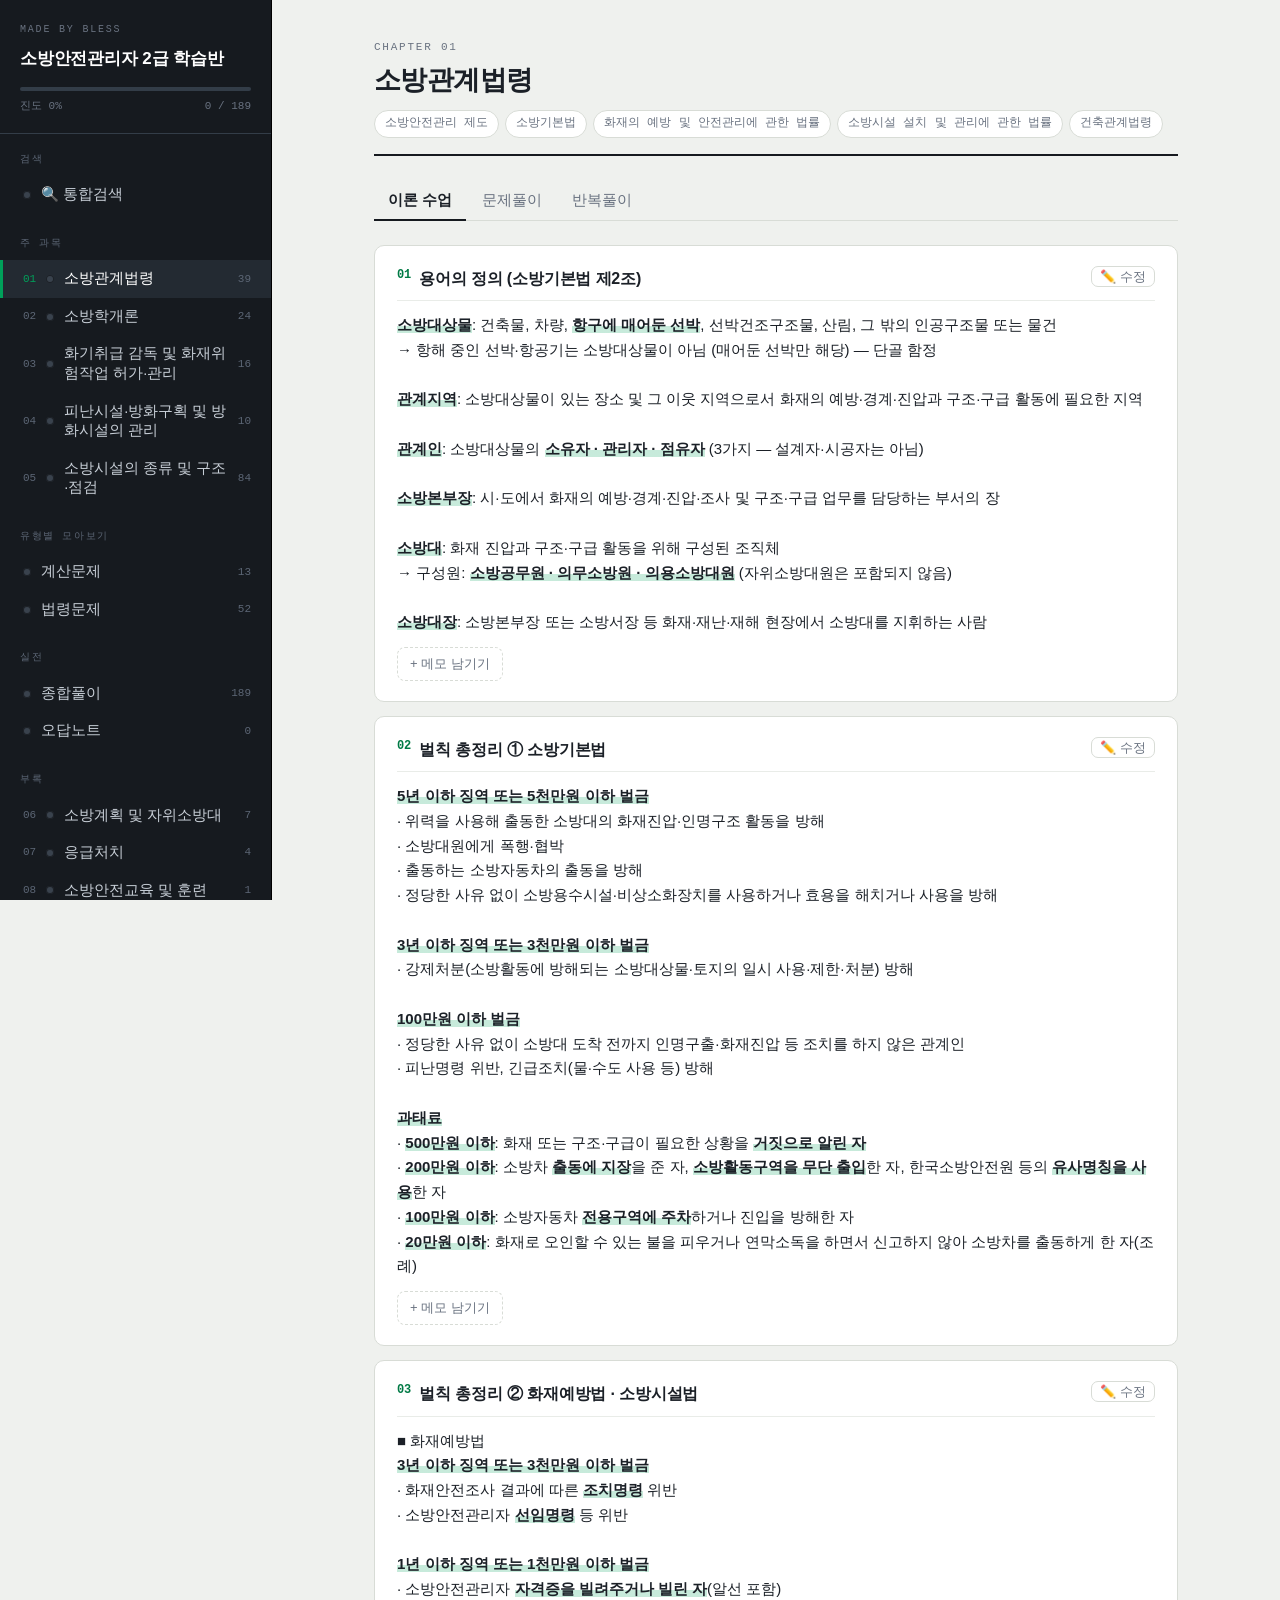
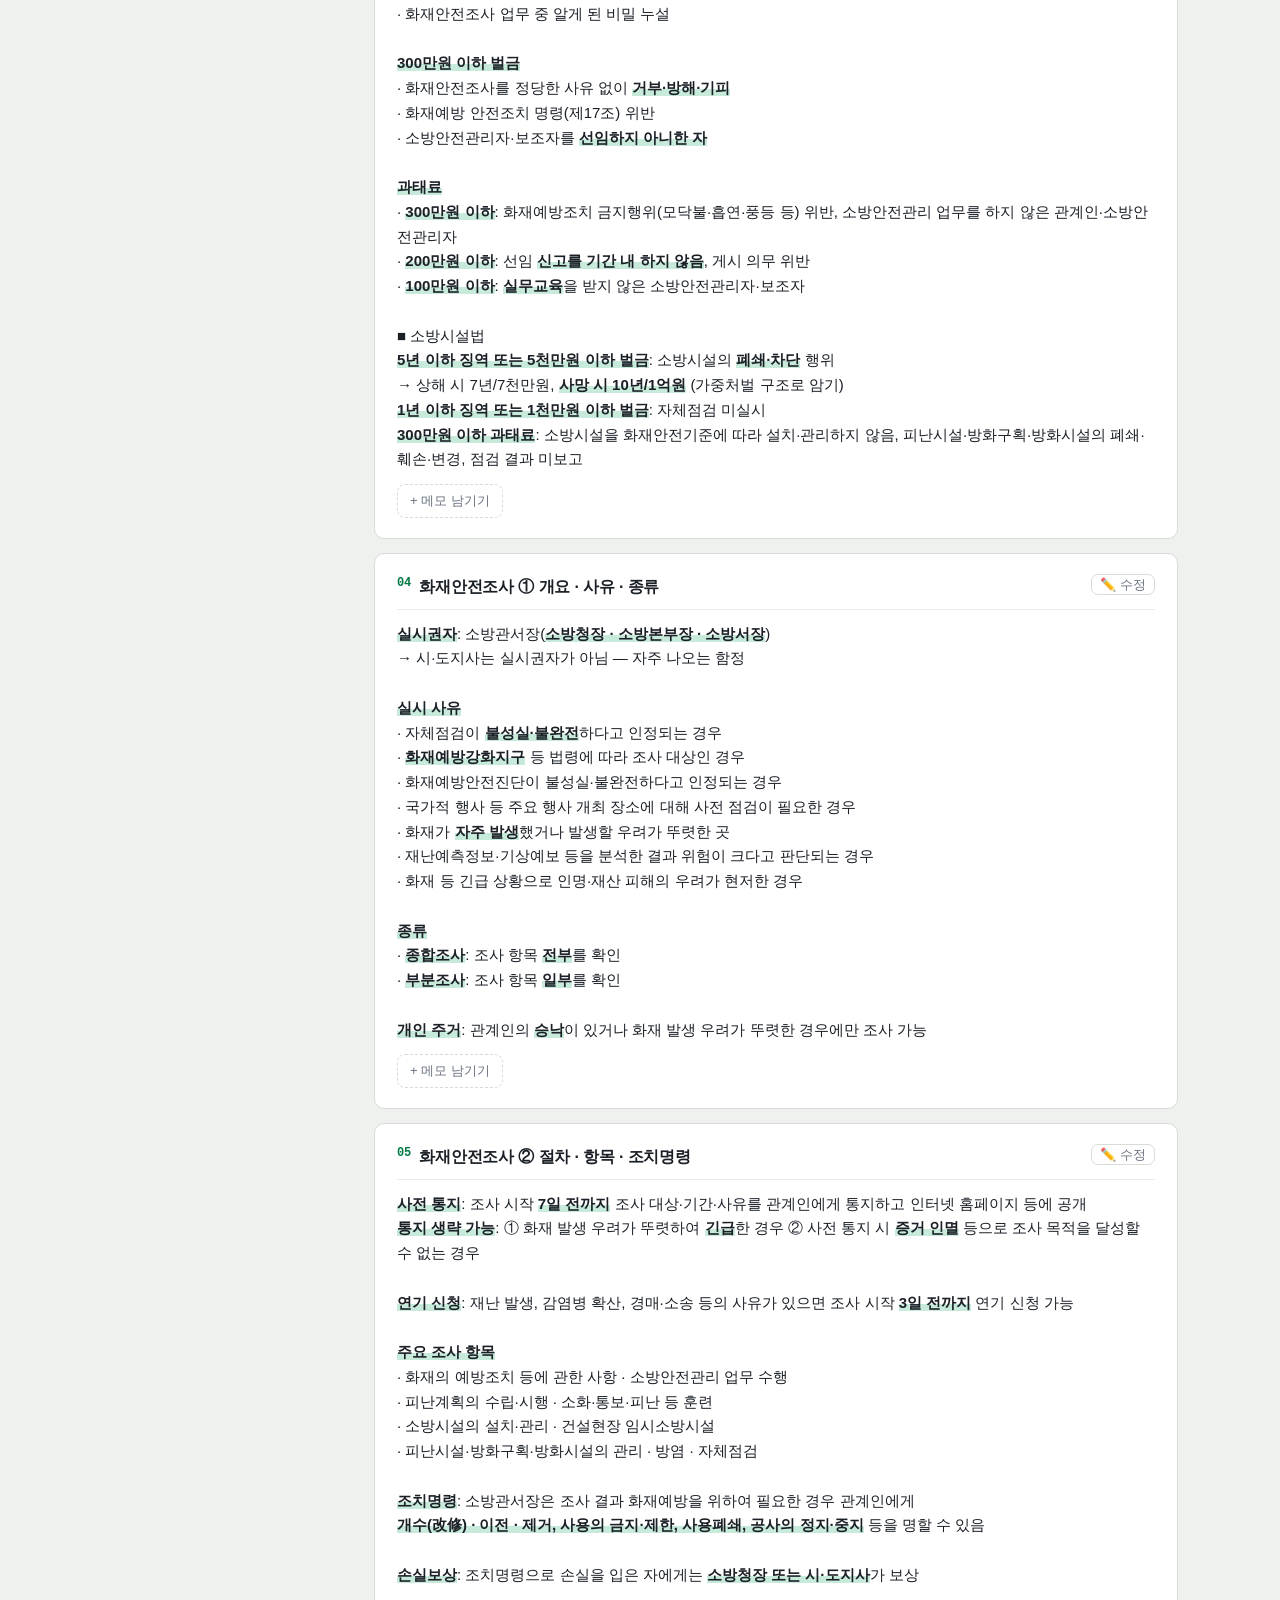
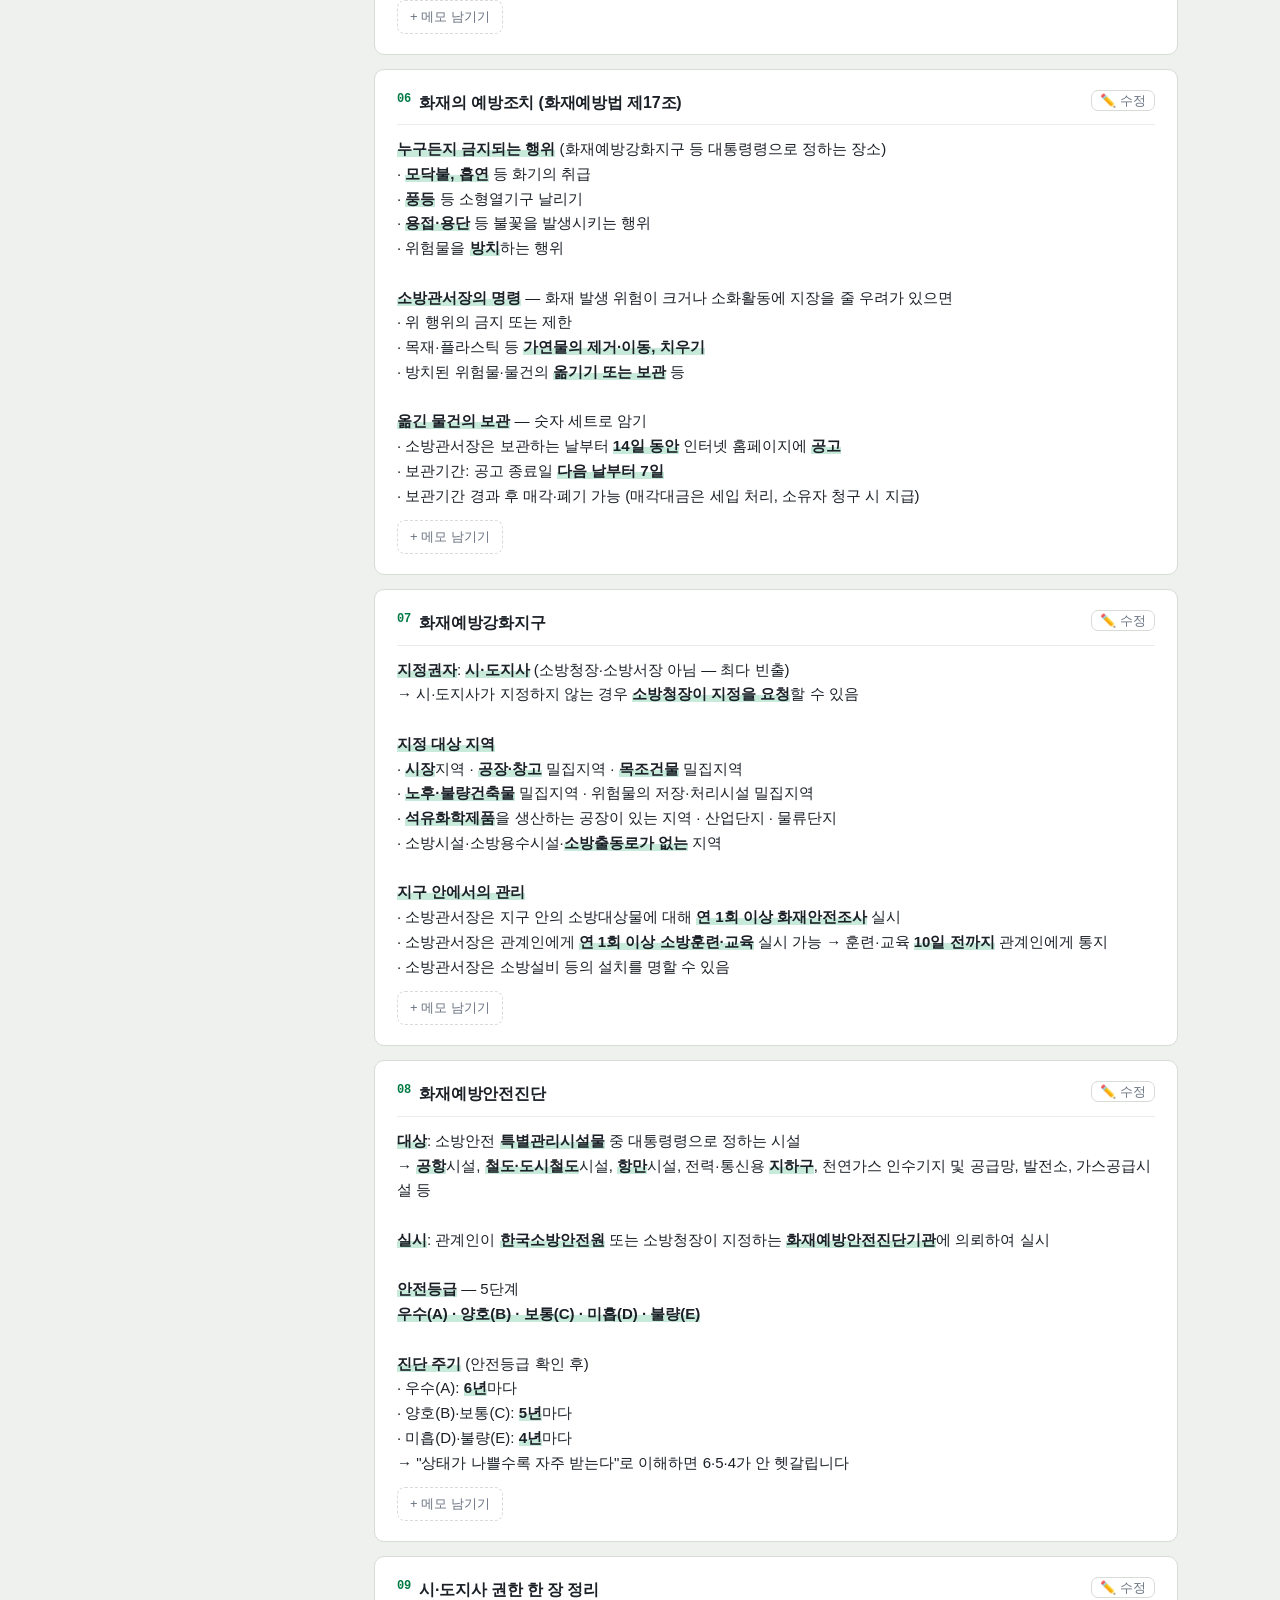
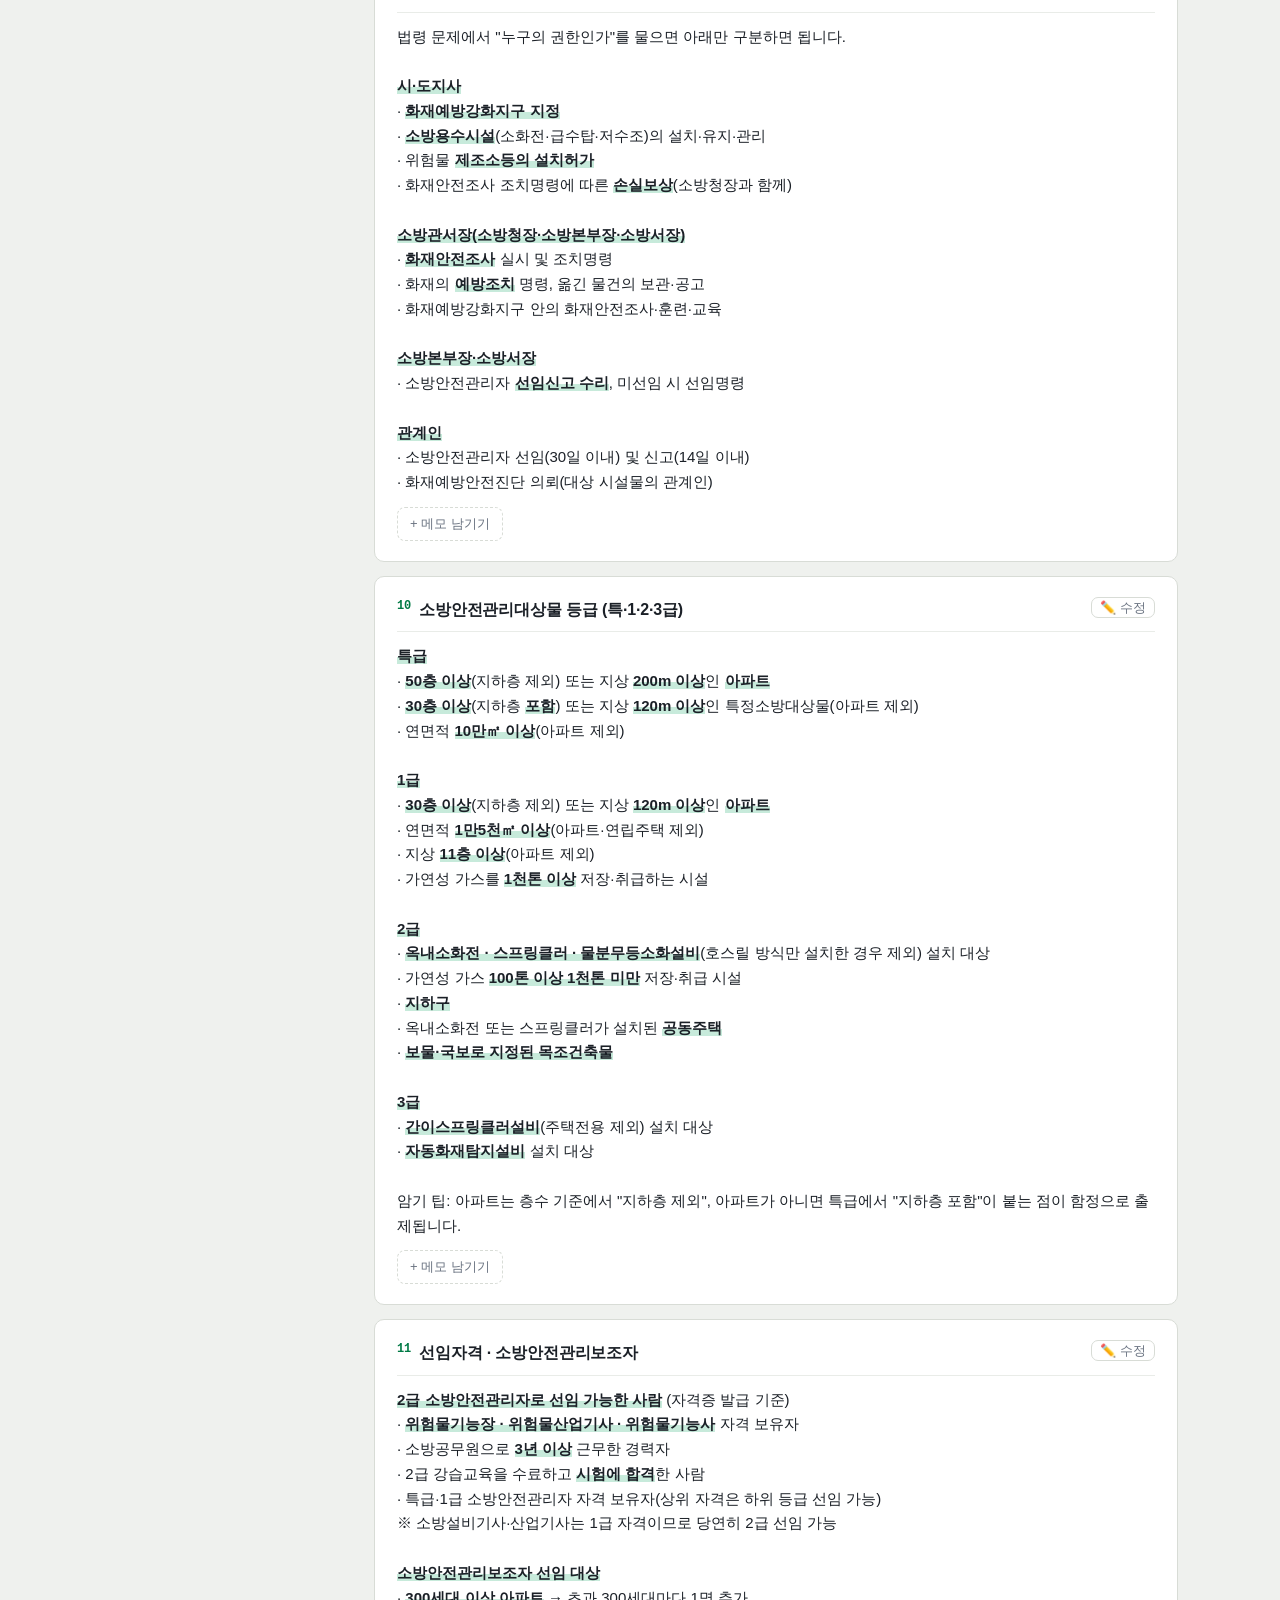
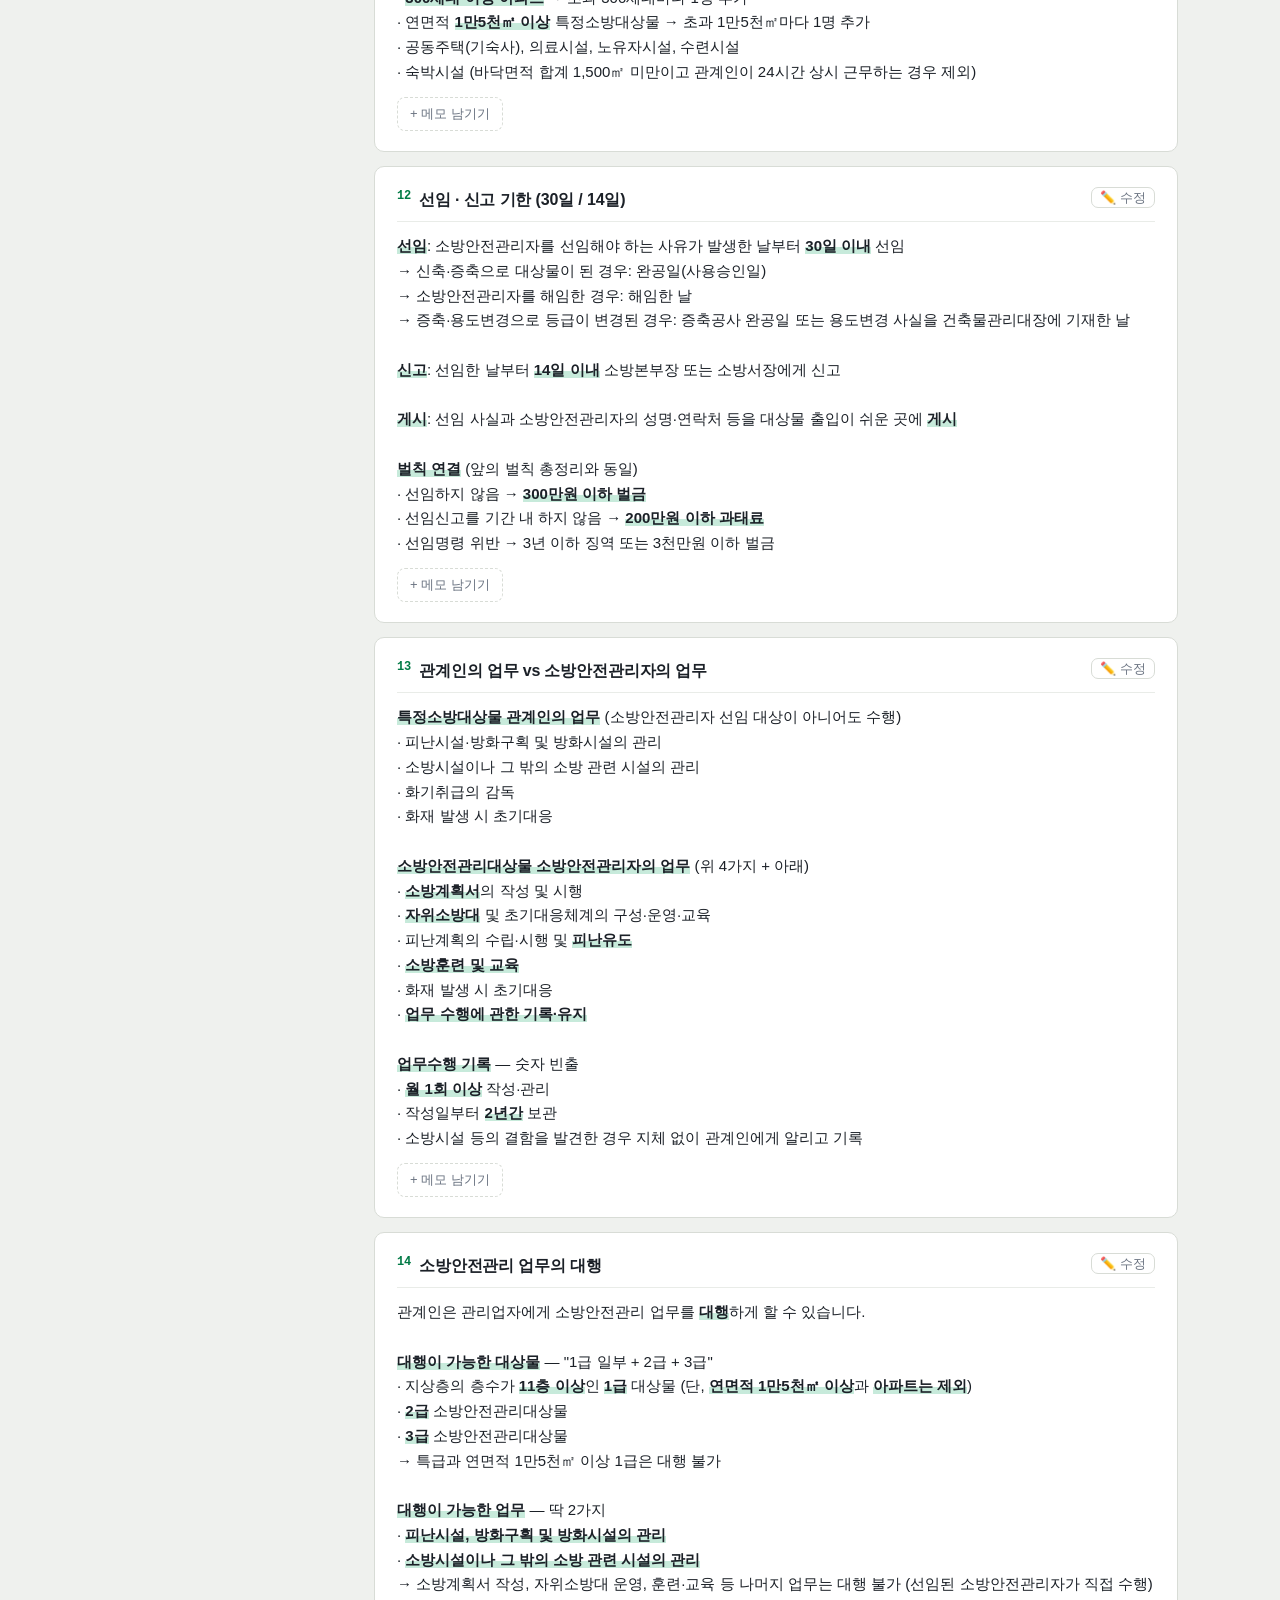
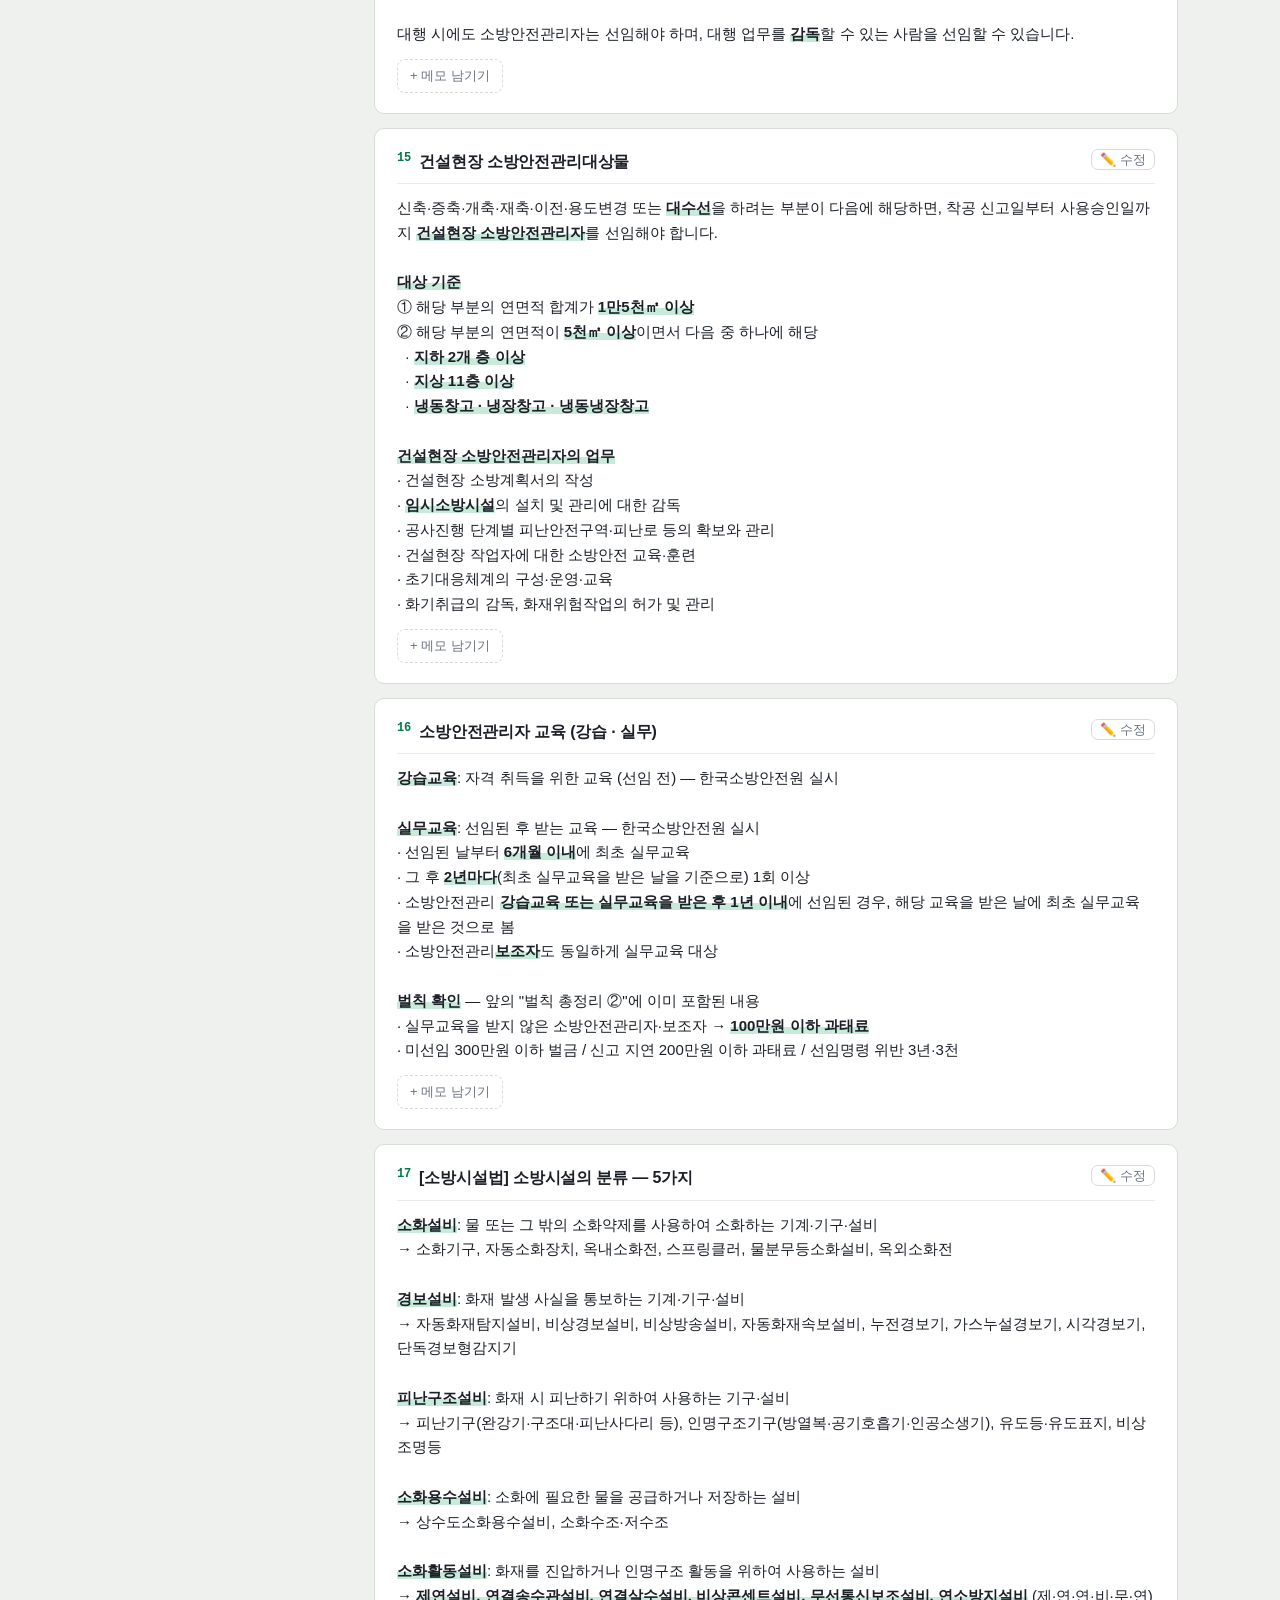
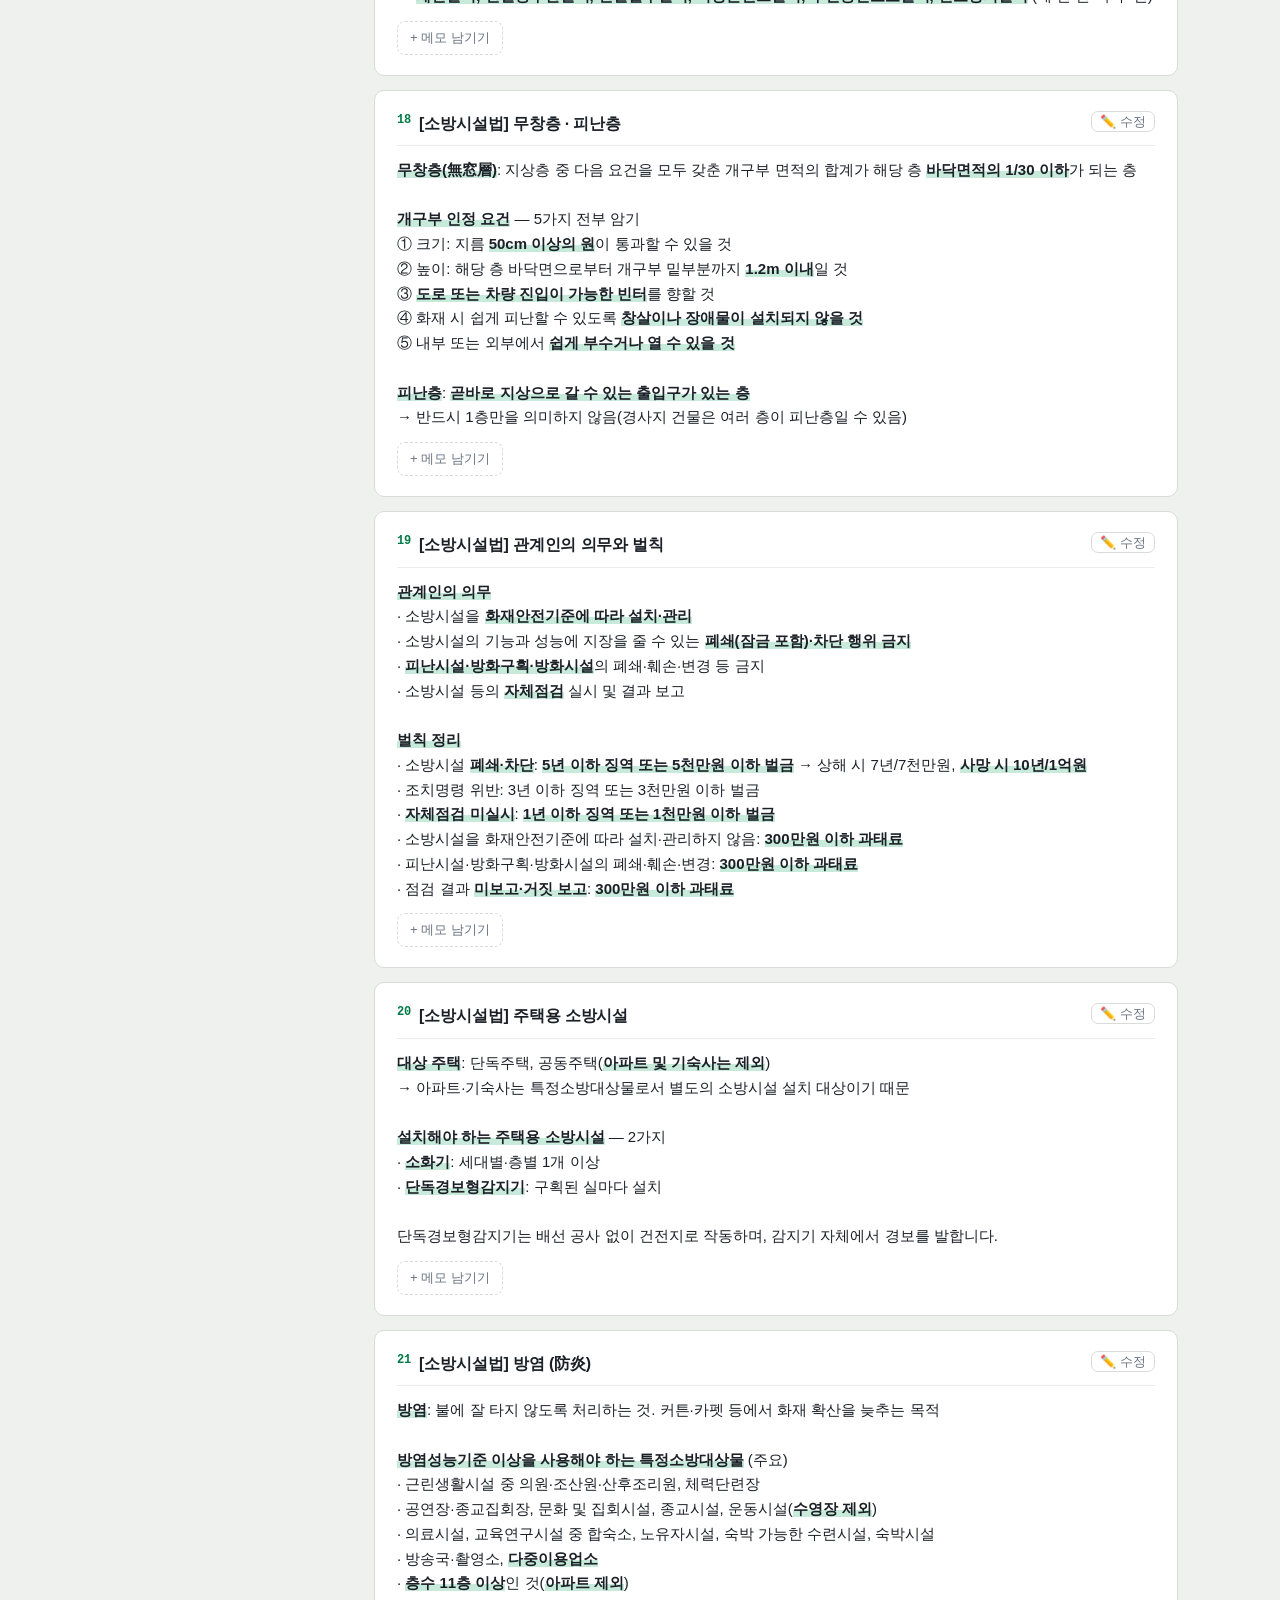
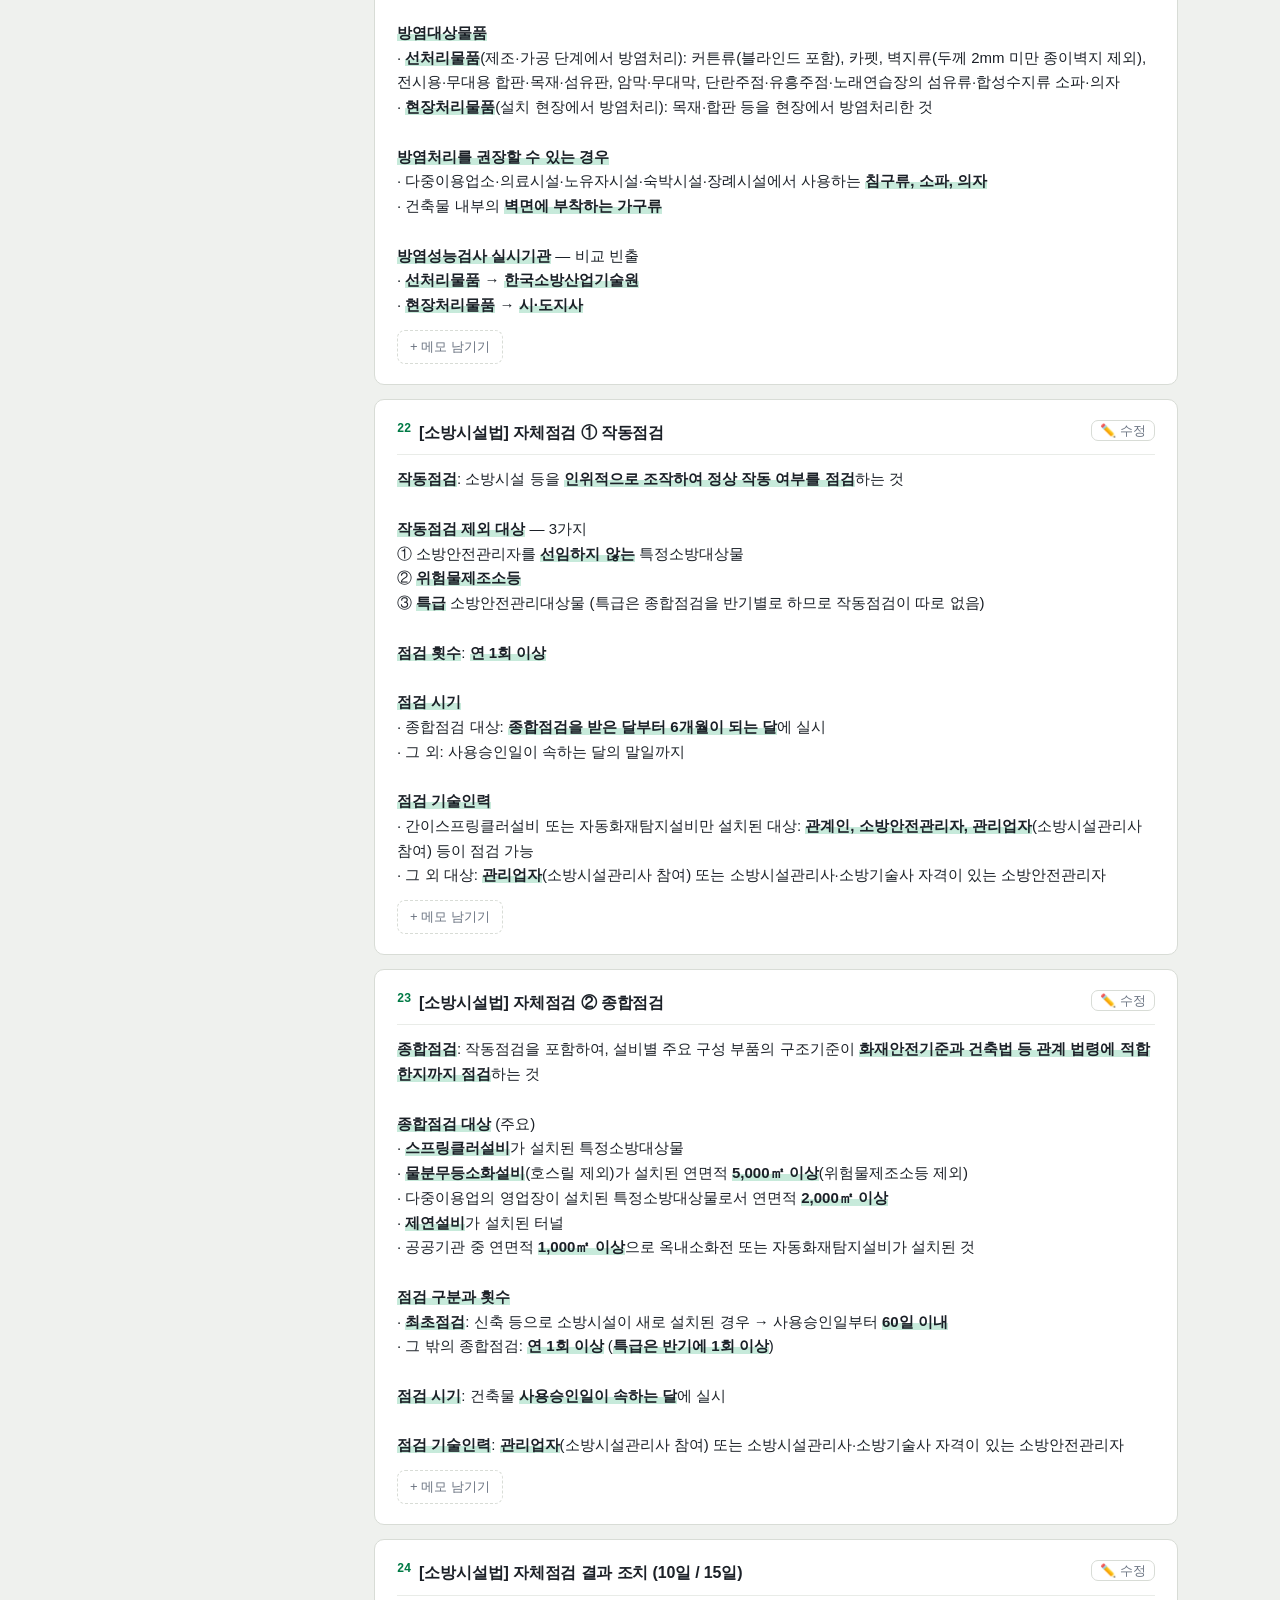
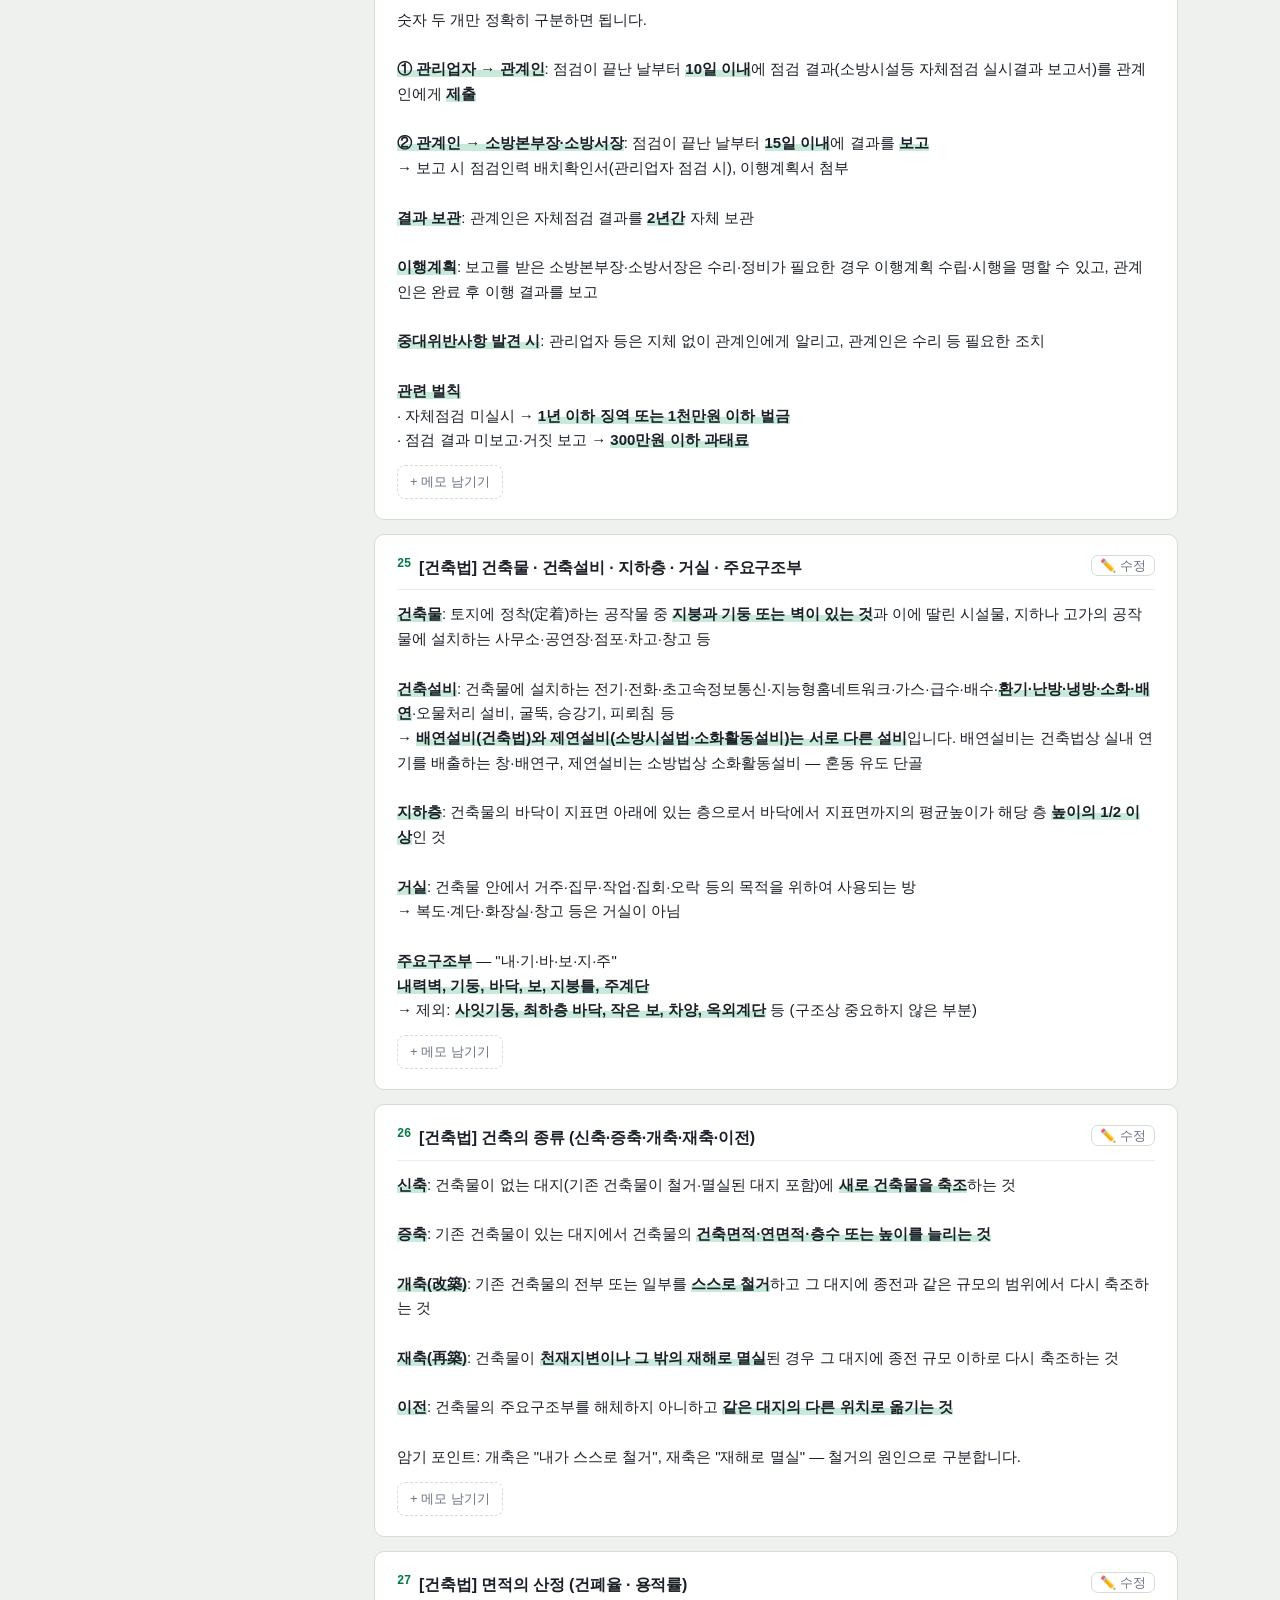
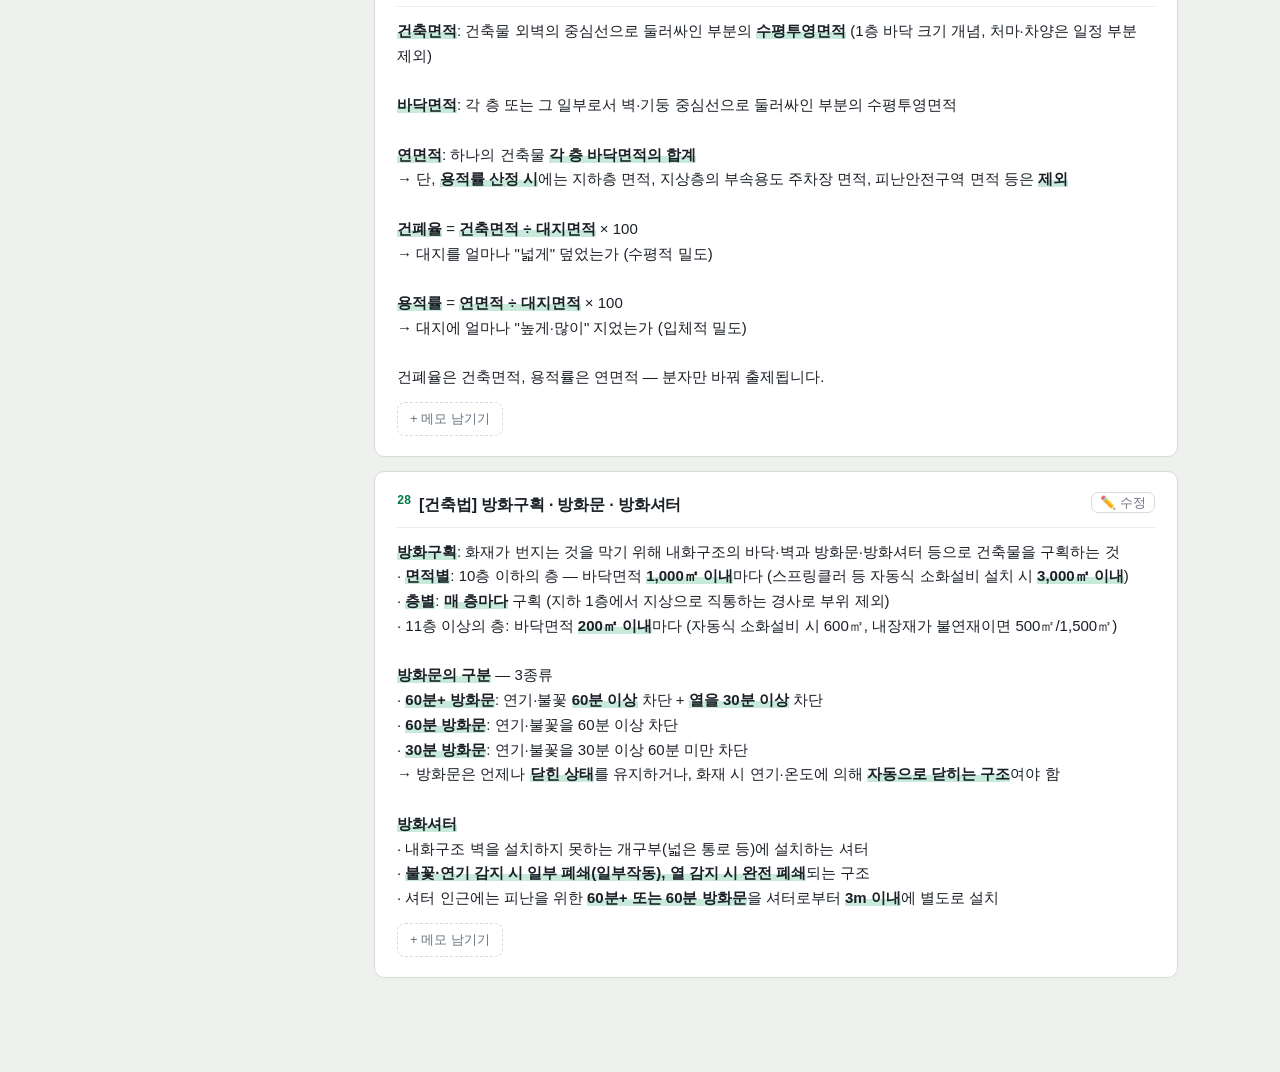
<file: study.html>
<!DOCTYPE html>
<html lang="ko">
<head>
<meta charset="UTF-8">
<meta name="viewport" content="width=device-width, initial-scale=1, viewport-fit=cover">
<title>소방안전관리자 2급 · 학습반</title>
<style>
:root{
  --ink:#161A1F;
  --ink-2:#232A32;
  --ink-3:#333D48;
  --paper:#EFF1EE;
  --card:#FFFFFF;
  --line:#D8DCD6;
  --line-2:#E9ECE8;
  --text:#1B2027;
  --text-dim:#697280;
  --exit:#00A05A;
  --exit-dark:#007A45;
  --alarm:#DD3524;
  --amber:#DE9A28;
  --sans:-apple-system,BlinkMacSystemFont,"Pretendard","Apple SD Gothic Neo","Noto Sans KR","Malgun Gothic","맑은 고딕",sans-serif;
  --mono:ui-monospace,SFMono-Regular,"SF Mono",Menlo,Consolas,"Liberation Mono",monospace;
  --nav-w:272px;
}
*{box-sizing:border-box;-webkit-tap-highlight-color:transparent}
html,body{margin:0;padding:0}
body{
  font-family:var(--sans);
  background:var(--paper);
  color:var(--text);
  font-size:16px;
  line-height:1.65;
  -webkit-font-smoothing:antialiased;
}
button{font-family:inherit;font-size:inherit;cursor:pointer;touch-action:manipulation}
:focus-visible{outline:2px solid var(--exit);outline-offset:2px}

/* ---------- 레이아웃 ---------- */
.shell{display:flex;min-height:100dvh}

/* ---------- 좌측 회로표시반 ---------- */
.nav{
  width:var(--nav-w);flex:0 0 var(--nav-w);
  background:var(--ink);color:#C7CEd6;
  position:sticky;top:0;height:100dvh;overflow-y:auto;
  padding:0 0 40px;
  border-right:1px solid #000;
}
.nav-head{
  padding:22px 20px 18px;border-bottom:1px solid var(--ink-3);
  position:sticky;top:0;background:var(--ink);z-index:2;
}
.nav-head .kicker{
  font-family:var(--mono);font-size:10px;letter-spacing:.18em;
  color:var(--text-dim);text-transform:uppercase;margin:0 0 6px;
}
.nav-head h1{font-size:17px;margin:0;color:#fff;letter-spacing:-.01em;font-weight:700}
.nav-head .meter{margin-top:14px}
.meter-bar{height:4px;background:var(--ink-3);border-radius:2px;overflow:hidden}
.meter-fill{height:100%;background:var(--exit);width:0;transition:width .35s ease}
.meter-txt{font-family:var(--mono);font-size:11px;color:var(--text-dim);margin-top:6px;display:flex;justify-content:space-between}

.nav-group{padding:18px 0 4px}
.nav-group > .label{
  font-family:var(--mono);font-size:10px;letter-spacing:.16em;color:#5C6675;
  padding:0 20px 8px;text-transform:uppercase;
}
.nav-item{
  display:flex;align-items:center;gap:10px;width:100%;
  background:none;border:0;color:#C7CED6;text-align:left;
  padding:9px 20px;font-size:14.5px;line-height:1.35;
  border-left:3px solid transparent;
}
.nav-item:hover{background:var(--ink-2);color:#fff}
.nav-item.on{background:var(--ink-2);color:#fff;border-left-color:var(--exit)}
.nav-item .no{font-family:var(--mono);font-size:11px;color:#5C6675;flex:0 0 auto}
.nav-item.on .no{color:var(--exit)}
.nav-item .nm{flex:1;min-width:0}
.nav-item .ct{font-family:var(--mono);font-size:11px;color:#5C6675}

/* 신호등 램프 — 이 화면의 시그니처 */
.lamp{
  flex:0 0 auto;width:8px;height:8px;border-radius:50%;
  background:#39424D;box-shadow:inset 0 0 0 1px rgba(0,0,0,.5);
}
.lamp.g{background:var(--exit);box-shadow:0 0 7px rgba(0,160,90,.85)}
.lamp.a{background:var(--amber);box-shadow:0 0 7px rgba(222,154,40,.8)}
.lamp.r{background:var(--alarm);box-shadow:0 0 7px rgba(221,53,36,.85)}

/* ---------- 본문 ---------- */
.main{flex:1;min-width:0;padding:0 0 80px}
.topbar{
  display:none;position:sticky;top:0;z-index:20;
  background:var(--ink);color:#fff;padding:10px 14px;
  align-items:center;gap:12px;
}
.topbar button{background:none;border:1px solid var(--ink-3);color:#fff;border-radius:6px;padding:6px 10px}
.topbar .t{font-size:14px;font-weight:600}

.wrap{max-width:860px;margin:0 auto;padding:38px 28px 0}
.page-head{border-bottom:2px solid var(--ink);padding-bottom:16px;margin-bottom:26px}
.page-head .eyebrow{font-family:var(--mono);font-size:11px;letter-spacing:.16em;color:var(--text-dim);margin:0 0 8px}
.page-head h2{margin:0;font-size:27px;letter-spacing:-.02em;line-height:1.25}
.page-head p{margin:10px 0 0;color:var(--text-dim);font-size:14.5px}
.chips{display:flex;flex-wrap:wrap;gap:6px;margin-top:12px}
.chip{
  font-size:12px;font-family:var(--mono);color:var(--text-dim);
  border:1px solid var(--line);background:var(--card);border-radius:999px;padding:3px 10px;
}

/* 탭 */
.tabs{display:flex;gap:2px;margin-bottom:24px;border-bottom:1px solid var(--line);flex-wrap:wrap}
.tab{
  background:none;border:0;border-bottom:2px solid transparent;
  padding:9px 14px;font-size:14.5px;color:var(--text-dim);margin-bottom:-1px;
}
.tab.on{color:var(--text);border-bottom-color:var(--ink);font-weight:600}
.tab:hover{color:var(--text)}

/* 카드 */
.card{background:var(--card);border:1px solid var(--line);border-radius:10px;padding:20px 22px;margin-bottom:14px}
.card h3{margin:0 0 10px;font-size:17px;letter-spacing:-.01em}
.card p{margin:0 0 10px}
.card p:last-child{margin-bottom:0}

.empty{
  border:1px dashed var(--line);border-radius:10px;background:transparent;
  padding:34px 24px;text-align:center;color:var(--text-dim);
}
.empty strong{display:block;color:var(--text);font-size:15.5px;margin-bottom:6px}
.empty code{font-family:var(--mono);font-size:12.5px;background:var(--line-2);padding:2px 6px;border-radius:4px}

/* 이론 블록 */
.theory h3{
  font-size:16px;margin:0 0 12px;padding-bottom:8px;border-bottom:1px solid var(--line-2);
  display:flex;align-items:baseline;gap:10px;
}
.theory h3 .n{font-family:var(--mono);font-size:12px;color:var(--exit-dark)}
.theory .body{white-space:pre-wrap;font-size:15px}
.theory .body strong{background:linear-gradient(transparent 60%,rgba(0,160,90,.22) 60%)}

/* 문제 */
.qcard{background:var(--card);border:1px solid var(--line);border-radius:10px;margin-bottom:14px;overflow:hidden}
.qcard.ok{border-color:var(--exit)}
.qcard.no{border-color:var(--alarm)}
.qhead{display:flex;align-items:center;gap:8px;padding:12px 18px;border-bottom:1px solid var(--line-2);background:#FAFBFA;flex-wrap:wrap}
.qno{font-family:var(--mono);font-size:12px;color:var(--text-dim)}
.qtag{font-family:var(--mono);font-size:10.5px;letter-spacing:.08em;padding:2px 7px;border-radius:4px;border:1px solid var(--line)}
.qtag.law{color:#2B5FBE;border-color:#BFD0EE;background:#EEF3FC}
.qtag.calc{color:#8A5A00;border-color:#EBD9AC;background:#FCF6E8}
.qtag.wrong{color:var(--alarm);border-color:#F1C3BD;background:#FCEFEE}
.qflag{margin-left:auto;background:none;border:1px solid var(--line);border-radius:6px;padding:3px 9px;font-size:12px;color:var(--text-dim)}
.qflag.on{color:var(--amber);border-color:var(--amber)}
.qbody{padding:18px}
.qtext{font-size:16px;margin:0 0 14px;line-height:1.6}
.opts{display:flex;flex-direction:column;gap:7px}
.opt{
  display:flex;gap:10px;align-items:flex-start;text-align:left;width:100%;
  background:var(--card);border:1px solid var(--line);border-radius:8px;
  padding:11px 13px;font-size:15px;line-height:1.5;color:var(--text);transition:background .12s,border-color .12s;
}
.opt:hover:not(:disabled){background:#F6F8F6;border-color:#B9C0B7}
.opt:disabled{cursor:default}
.opt .k{font-family:var(--mono);color:var(--text-dim);flex:0 0 auto}
.opt.correct{border-color:var(--exit);background:#EDF8F2}
.opt.correct .k{color:var(--exit-dark)}
.opt.picked-wrong{border-color:var(--alarm);background:#FDF0EE}
.opt.picked-wrong .k{color:var(--alarm)}

.exp{margin-top:14px;padding:13px 15px;border-radius:8px;background:#F5F7F5;border-left:3px solid var(--exit);font-size:14.5px}
.exp.no{border-left-color:var(--alarm)}
.exp .lb{font-family:var(--mono);font-size:11px;letter-spacing:.1em;color:var(--text-dim);display:block;margin-bottom:5px}

/* 진행/요약 */
.bar{
  display:flex;align-items:center;gap:14px;flex-wrap:wrap;
  background:var(--card);border:1px solid var(--line);border-radius:10px;
  padding:13px 18px;margin-bottom:18px;
}
.bar .stat{font-family:var(--mono);font-size:13px;color:var(--text-dim)}
.bar .stat b{color:var(--text);font-size:15px}
.bar .stat.g b{color:var(--exit-dark)}
.bar .stat.r b{color:var(--alarm)}
.bar .sp{flex:1}
.btn{
  background:var(--ink);color:#fff;border:1px solid var(--ink);border-radius:7px;
  padding:8px 15px;font-size:14px;font-weight:500;
}
.btn:hover{background:var(--ink-2)}
.btn.ghost{background:transparent;color:var(--text);border-color:var(--line)}
.btn.ghost:hover{background:var(--card);border-color:var(--text-dim)}
.btn.danger{background:transparent;color:var(--alarm);border-color:#EBC4BF}
.btn.danger:hover{background:#FCEFEE}

.result{
  background:var(--ink);color:#fff;border-radius:10px;padding:26px 24px;margin-bottom:18px;
}
.result .score{font-family:var(--mono);font-size:42px;line-height:1;letter-spacing:-.03em}
.result .score small{font-size:16px;color:#8C96A3}
.result .msg{margin:10px 0 0;color:#C7CED6;font-size:14.5px}
.result .acts{margin-top:18px;display:flex;gap:8px;flex-wrap:wrap}
.result .btn.ghost{color:#fff;border-color:var(--ink-3)}
.result .btn.ghost:hover{background:var(--ink-2)}

/* 데이터 주입 */
textarea{
  width:100%;min-height:230px;font-family:var(--mono);font-size:13px;line-height:1.55;
  border:1px solid var(--line);border-radius:8px;padding:13px;resize:vertical;background:#FBFCFB;color:var(--text);
}
.hint{font-size:13.5px;color:var(--text-dim);margin:0 0 12px}
pre.schema{
  background:var(--ink);color:#C7CED6;border-radius:8px;padding:15px;overflow-x:auto;
  font-family:var(--mono);font-size:12.5px;line-height:1.6;margin:0 0 14px;
}
pre.schema .s{color:#7FD1A6}
.toast{
  position:fixed;left:50%;bottom:26px;transform:translateX(-50%) translateY(14px);
  background:var(--ink);color:#fff;padding:11px 20px;border-radius:8px;font-size:14px;
  opacity:0;pointer-events:none;transition:opacity .2s,transform .2s;z-index:60;max-width:90vw;
}
.toast.on{opacity:1;transform:translateX(-50%) translateY(0)}

.card h3{display:flex;align-items:flex-start;gap:8px}
.card h3 .th-t{flex:1;min-width:0}
.th-tools{display:flex;gap:6px;align-items:center;flex-shrink:0}
.th-btn{background:none;border:1px solid var(--line);border-radius:7px;padding:3px 8px;font-size:13px;line-height:1;color:var(--text-dim)}
.th-btn:hover{border-color:var(--ink);color:var(--text)}
.edited-badge{font-family:var(--mono);font-size:10px;letter-spacing:.08em;color:#8A6D1A;background:#FFF3C4;border:1px solid #EAD98F;border-radius:5px;padding:2px 6px}
.th-editform .th-hin{width:100%;box-sizing:border-box;font-family:inherit;font-weight:700;font-size:16px;padding:9px 12px;border:1.5px solid var(--ink);border-radius:8px;margin-bottom:8px;background:var(--card)}
.th-editform .th-bin{width:100%;box-sizing:border-box;font-family:var(--mono);font-size:13.5px;line-height:1.65;padding:12px;border:1.5px solid var(--ink);border-radius:8px;background:var(--card);resize:vertical}
.th-hint{font-size:12.5px;color:var(--text-dim);margin:6px 0 0}
.ttab{border-collapse:collapse;width:100%;margin:10px 0;font-size:13.5px;line-height:1.5;white-space:normal}
.ttab th,.ttab td{border:1px solid var(--line);padding:7px 9px;text-align:left;vertical-align:top}
.ttab th{background:rgba(0,0,0,.05);font-weight:800;white-space:nowrap}
.ttab td:first-child{white-space:nowrap;font-weight:700}
@media (max-width:880px){ .ttab{display:block;overflow-x:auto} .ttab th,.ttab td{font-size:12.5px;padding:6px 7px} .ttab td:first-child{white-space:normal;min-width:96px} }
.autorow{display:flex;align-items:center;gap:10px;margin:0 0 14px;flex-wrap:wrap}
.autochip{background:var(--card);border:1.5px solid var(--line);border-radius:999px;padding:7px 14px;font-size:13px;font-weight:700;color:var(--text-dim)}
.autochip.on{border-color:var(--ink);color:var(--text);background:#EAF6EC}
.autohint{font-size:12px;color:var(--text-dim)}
@media (max-width:880px){ .autohint{display:none} }
.qdg{margin:4px 0 14px;background:#fff;border:1px solid var(--line);border-radius:10px;padding:12px;display:flex;justify-content:center}
.qdg svg{width:100%;height:auto}
mark.uhl{background:#B9F6CA;padding:0 1px;border-radius:2px;cursor:pointer;box-shadow:0 1px 0 #7BC98F}
mark.uhl:hover{background:#8EE7A6}
#hlBar{display:none;position:absolute;z-index:60;background:var(--ink);border-radius:9px;padding:4px;box-shadow:0 6px 20px rgba(0,0,0,.3)}
#hlBar button{background:none;border:0;color:#fff;font-size:13.5px;padding:6px 12px;white-space:nowrap}
.search-in{width:100%;font-size:16px;padding:13px 16px;border:1.5px solid var(--ink);border-radius:10px;background:var(--card);margin-bottom:20px;font-family:inherit}
.sr-group{margin-bottom:26px}
.sr-group>.label{font-family:var(--mono);font-size:11px;letter-spacing:.14em;color:var(--text-dim);margin-bottom:8px;text-transform:uppercase}
.sres{display:block;width:100%;text-align:left;background:var(--card);border:1px solid var(--line);border-radius:10px;padding:12px 14px;margin-bottom:8px}
.sres:hover{border-color:var(--ink)}
.sres .sr-t{display:block;font-weight:600;font-size:15px;line-height:1.45}
.sres .sr-c{display:block;font-family:var(--mono);font-size:11px;color:var(--text-dim);margin:3px 0}
.sres .sr-s{display:block;font-size:13.5px;color:var(--text-dim);line-height:1.5}
mark{background:#FFE9A8;color:inherit;padding:0 1px;border-radius:2px}
.hit{outline:2.5px solid var(--amber);outline-offset:3px}
.memoWrap{margin-top:12px}
.memo-add{background:none;border:1px dashed var(--line);color:var(--text-dim);border-radius:8px;padding:7px 12px;font-size:13px}
.memo-add:hover{border-color:var(--amber);color:var(--text)}
.memo-note{background:#FFF8DC;border:1px solid #EAD98F;border-radius:8px;padding:10px 12px}
.memo-h{display:flex;justify-content:space-between;align-items:center;font-size:12.5px;font-weight:700;color:#8A6D1A;margin-bottom:4px}
.memo-edit{background:none;border:0;color:#8A6D1A;font-size:12px;text-decoration:underline;padding:2px 4px}
.memo-b{font-size:14px;line-height:1.6;color:#4A3D12;white-space:pre-wrap}
.memo-ta{width:100%;box-sizing:border-box;font-family:inherit;font-size:14.5px;line-height:1.6;border:1.5px solid var(--amber);border-radius:8px;padding:10px;background:#FFFDF2;resize:vertical}
.memo-acts{display:flex;gap:6px;margin-top:8px}
.btn.small{padding:6px 12px;font-size:13px}
.btn.danger{color:var(--alarm)}
#jsWarn{
  background:#B3261E;color:#fff;font-size:14px;line-height:1.55;
  padding:14px 18px;text-align:center;
}
#jsWarn b{display:block;font-size:15px;margin-bottom:4px}
.scrim{display:none;position:fixed;inset:0;background:rgba(0,0,0,.45);z-index:25}
.scrim.on{display:block}

@media (max-width:880px){
  .topbar{display:flex;padding-top:calc(10px + env(safe-area-inset-top))}
  .topbar button{min-height:40px;min-width:44px;font-size:18px}
  .nav{
    position:fixed;left:0;top:0;z-index:30;
    width:min(300px,85vw);flex-basis:auto;
    height:100vh;height:100dvh;
    transform:translateX(-100%);transition:transform .22s ease;
    padding-bottom:calc(40px + env(safe-area-inset-bottom));
    box-shadow:4px 0 24px rgba(0,0,0,.35);
  }
  .nav.on{transform:translateX(0)}
  .nav-item{min-height:46px;padding-top:11px;padding-bottom:11px;font-size:15px}
  .wrap{padding:20px 16px 0}
  .page-head h2{font-size:21px}
  body{font-size:15.5px}
  /* 탭: 가로 스크롤 + 큰 터치 타깃 */
  .tabs{flex-wrap:nowrap;overflow-x:auto;-webkit-overflow-scrolling:touch;gap:0;margin:0 -16px 20px;padding:0 10px;scrollbar-width:none}
  .tabs::-webkit-scrollbar{display:none}
  .tab{flex:1 0 auto;min-height:48px;padding:12px 14px;font-size:15px;white-space:nowrap}
  /* 보기 버튼: 풀너비 터치 타깃 */
  .opt{min-height:48px}
  .qflag{min-height:38px;padding:6px 12px}
  .main{padding-bottom:calc(80px + env(safe-area-inset-bottom))}
}
@media (prefers-reduced-motion:reduce){
  *{transition:none!important;animation:none!important}
}
</style>
</head>
<body>
<div id="jsWarn"><b>버튼이 눌리지 않나요?</b>파일 "미리보기(QuickLook)"로 열면 동작하지 않습니다. 공유 버튼 → <b style="display:inline">Safari / Chrome 브라우저로 열기</b>를 선택해 주세요.</div>
<script>document.getElementById('jsWarn').remove();</script>
<div class="scrim" id="scrim"></div>
<div class="shell">
  <nav class="nav" id="nav">
    <div class="nav-head">
      <p class="kicker">made by bless</p>
      <h1>소방안전관리자 2급 학습반</h1>
      <div class="meter">
        <div class="meter-bar"><div class="meter-fill" id="meterFill"></div></div>
        <div class="meter-txt"><span id="meterL">진도 0%</span><span id="meterR">0 / 0</span></div>
      </div>
    </div>
    <div id="navBody"></div>
  </nav>

  <div class="main">
    <div class="topbar">
      <button id="navBtn" aria-label="메뉴 열기">☰</button>
      <span class="t" id="topTitle">소방안전관리자 2급</span>
    </div>
    <div class="wrap" id="view"></div>
  </div>
</div>
<div id="hlBar"><button data-hladd>🖊 형광펜 긋기</button></div>
<div class="toast" id="toast"></div>

<script>
/* =========================================================
   1. 데이터  —  이론/문제는 아래 배열에 계속 추가하면 됩니다.
      (또는 좌측 '데이터 관리'에서 JSON으로 통째 주입)
   ========================================================= */
const CH = [
  {id:'ch1', no:'01', title:'소방관계법령',
   subs:['소방안전관리 제도','소방기본법','화재의 예방 및 안전관리에 관한 법률','소방시설 설치 및 관리에 관한 법률','건축관계법령']},
  {id:'ch2', no:'02', title:'소방학개론',
   subs:['연소이론','화재이론','소화이론']},
  {id:'ch3', no:'03', title:'화기취급 감독 및 화재위험작업 허가·관리',
   subs:['화기취급작업 안전관리규정','화재위험작업 허가·관리','위험물 안전관리','전기 안전관리','가스 안전관리']},
  {id:'ch4', no:'04', title:'피난시설·방화구획 및 방화시설의 관리',
   subs:['피난시설 관리','방화구획','방화시설']},
  {id:'ch5', no:'05', title:'소방시설의 종류 및 구조·점검',
   subs:['소방시설의 종류','소화설비','경보설비','피난구조설비','소화활동설비']},
  {id:'ap1', no:'06', title:'소방계획 및 자위소방대', appendix:true,
   subs:['소방계획 수립','자위소방대·초기대응체계','화재대응 및 피난','업무수행 기록의 작성·유지']},
  {id:'ap2', no:'07', title:'응급처치', appendix:true, subs:['심폐소생술','자동심장충격기','기도폐쇄·출혈·화상']},
  {id:'ap3', no:'08', title:'소방안전교육 및 훈련', appendix:true, subs:['교육·훈련 계획','실시 및 기록']},
  {id:'ap4', no:'09', title:'작동점검표 및 자체점검 결과보고서', appendix:true, subs:['작동점검표 작성','결과보고서 작성·제출']},
  {id:'ap5', no:'10', title:'벌칙 총정리 (벌금·징역·과태료)', appendix:true, subs:['징역·벌금 금액순','과태료 금액순','혼동 포인트']}
];

/* 이론 — 전달해 주시는 내용을 여기에 채웁니다. {h:소제목, body:본문} */
let THEORY = {
  ch1:[
{h:'용어의 정의 (소방기본법 제2조)', body:`**소방대상물**: 건축물, 차량, **항구에 매어둔 선박**, 선박건조구조물, 산림, 그 밖의 인공구조물 또는 물건
→ 항해 중인 선박·항공기는 소방대상물이 아님 (매어둔 선박만 해당) — 단골 함정

**관계지역**: 소방대상물이 있는 장소 및 그 이웃 지역으로서 화재의 예방·경계·진압과 구조·구급 활동에 필요한 지역

**관계인**: 소방대상물의 **소유자 · 관리자 · 점유자** (3가지 — 설계자·시공자는 아님)

**소방본부장**: 시·도에서 화재의 예방·경계·진압·조사 및 구조·구급 업무를 담당하는 부서의 장

**소방대**: 화재 진압과 구조·구급 활동을 위해 구성된 조직체
→ 구성원: **소방공무원 · 의무소방원 · 의용소방대원** (자위소방대원은 포함되지 않음)

**소방대장**: 소방본부장 또는 소방서장 등 화재·재난·재해 현장에서 소방대를 지휘하는 사람`},

{h:'벌칙 총정리 ① 소방기본법', body:`**5년 이하 징역 또는 5천만원 이하 벌금**
· 위력을 사용해 출동한 소방대의 화재진압·인명구조 활동을 방해
· 소방대원에게 폭행·협박
· 출동하는 소방자동차의 출동을 방해
· 정당한 사유 없이 소방용수시설·비상소화장치를 사용하거나 효용을 해치거나 사용을 방해

**3년 이하 징역 또는 3천만원 이하 벌금**
· 강제처분(소방활동에 방해되는 소방대상물·토지의 일시 사용·제한·처분) 방해

**100만원 이하 벌금**
· 정당한 사유 없이 소방대 도착 전까지 인명구출·화재진압 등 조치를 하지 않은 관계인
· 피난명령 위반, 긴급조치(물·수도 사용 등) 방해

**과태료**
· **500만원 이하**: 화재 또는 구조·구급이 필요한 상황을 **거짓으로 알린 자**
· **200만원 이하**: 소방차 **출동에 지장**을 준 자, **소방활동구역을 무단 출입**한 자, 한국소방안전원 등의 **유사명칭을 사용**한 자
· **100만원 이하**: 소방자동차 **전용구역에 주차**하거나 진입을 방해한 자
· **20만원 이하**: 화재로 오인할 수 있는 불을 피우거나 연막소독을 하면서 신고하지 않아 소방차를 출동하게 한 자(조례)`},

{h:'벌칙 총정리 ② 화재예방법 · 소방시설법', body:`■ 화재예방법
**3년 이하 징역 또는 3천만원 이하 벌금**
· 화재안전조사 결과에 따른 **조치명령** 위반
· 소방안전관리자 **선임명령** 등 위반

**1년 이하 징역 또는 1천만원 이하 벌금**
· 소방안전관리자 **자격증을 빌려주거나 빌린 자**(알선 포함)
· 화재안전조사 업무 중 알게 된 비밀 누설

**300만원 이하 벌금**
· 화재안전조사를 정당한 사유 없이 **거부·방해·기피**
· 화재예방 안전조치 명령(제17조) 위반
· 소방안전관리자·보조자를 **선임하지 아니한 자**

**과태료**
· **300만원 이하**: 화재예방조치 금지행위(모닥불·흡연·풍등 등) 위반, 소방안전관리 업무를 하지 않은 관계인·소방안전관리자
· **200만원 이하**: 선임 **신고를 기간 내 하지 않음**, 게시 의무 위반
· **100만원 이하**: **실무교육**을 받지 않은 소방안전관리자·보조자

■ 소방시설법
**5년 이하 징역 또는 5천만원 이하 벌금**: 소방시설의 **폐쇄·차단** 행위
→ 상해 시 7년/7천만원, **사망 시 10년/1억원** (가중처벌 구조로 암기)
**1년 이하 징역 또는 1천만원 이하 벌금**: 자체점검 미실시
**300만원 이하 과태료**: 소방시설을 화재안전기준에 따라 설치·관리하지 않음, 피난시설·방화구획·방화시설의 폐쇄·훼손·변경, 점검 결과 미보고`},

{h:'화재안전조사 ① 개요 · 사유 · 종류', body:`**실시권자**: 소방관서장(**소방청장 · 소방본부장 · 소방서장**)
→ 시·도지사는 실시권자가 아님 — 자주 나오는 함정

**실시 사유**
· 자체점검이 **불성실·불완전**하다고 인정되는 경우
· **화재예방강화지구** 등 법령에 따라 조사 대상인 경우
· 화재예방안전진단이 불성실·불완전하다고 인정되는 경우
· 국가적 행사 등 주요 행사 개최 장소에 대해 사전 점검이 필요한 경우
· 화재가 **자주 발생**했거나 발생할 우려가 뚜렷한 곳
· 재난예측정보·기상예보 등을 분석한 결과 위험이 크다고 판단되는 경우
· 화재 등 긴급 상황으로 인명·재산 피해의 우려가 현저한 경우

**종류**
· **종합조사**: 조사 항목 **전부**를 확인
· **부분조사**: 조사 항목 **일부**를 확인

**개인 주거**: 관계인의 **승낙**이 있거나 화재 발생 우려가 뚜렷한 경우에만 조사 가능`},

{h:'화재안전조사 ② 절차 · 항목 · 조치명령', body:`**사전 통지**: 조사 시작 **7일 전까지** 조사 대상·기간·사유를 관계인에게 통지하고 인터넷 홈페이지 등에 공개
**통지 생략 가능**: ① 화재 발생 우려가 뚜렷하여 **긴급**한 경우 ② 사전 통지 시 **증거 인멸** 등으로 조사 목적을 달성할 수 없는 경우

**연기 신청**: 재난 발생, 감염병 확산, 경매·소송 등의 사유가 있으면 조사 시작 **3일 전까지** 연기 신청 가능

**주요 조사 항목**
· 화재의 예방조치 등에 관한 사항 · 소방안전관리 업무 수행
· 피난계획의 수립·시행 · 소화·통보·피난 등 훈련
· 소방시설의 설치·관리 · 건설현장 임시소방시설
· 피난시설·방화구획·방화시설의 관리 · 방염 · 자체점검

**조치명령**: 소방관서장은 조사 결과 화재예방을 위하여 필요한 경우 관계인에게
**개수(改修) · 이전 · 제거, 사용의 금지·제한, 사용폐쇄, 공사의 정지·중지** 등을 명할 수 있음

**손실보상**: 조치명령으로 손실을 입은 자에게는 **소방청장 또는 시·도지사**가 보상`},

{h:'화재의 예방조치 (화재예방법 제17조)', body:`**누구든지 금지되는 행위** (화재예방강화지구 등 대통령령으로 정하는 장소)
· **모닥불, 흡연** 등 화기의 취급
· **풍등** 등 소형열기구 날리기
· **용접·용단** 등 불꽃을 발생시키는 행위
· 위험물을 **방치**하는 행위

**소방관서장의 명령** — 화재 발생 위험이 크거나 소화활동에 지장을 줄 우려가 있으면
· 위 행위의 금지 또는 제한
· 목재·플라스틱 등 **가연물의 제거·이동, 치우기**
· 방치된 위험물·물건의 **옮기기 또는 보관** 등

**옮긴 물건의 보관** — 숫자 세트로 암기
· 소방관서장은 보관하는 날부터 **14일 동안** 인터넷 홈페이지에 **공고**
· 보관기간: 공고 종료일 **다음 날부터 7일**
· 보관기간 경과 후 매각·폐기 가능 (매각대금은 세입 처리, 소유자 청구 시 지급)`},

{h:'화재예방강화지구', body:`**지정권자**: **시·도지사** (소방청장·소방서장 아님 — 최다 빈출)
→ 시·도지사가 지정하지 않는 경우 **소방청장이 지정을 요청**할 수 있음

**지정 대상 지역**
· **시장**지역 · **공장·창고** 밀집지역 · **목조건물** 밀집지역
· **노후·불량건축물** 밀집지역 · 위험물의 저장·처리시설 밀집지역
· **석유화학제품**을 생산하는 공장이 있는 지역 · 산업단지 · 물류단지
· 소방시설·소방용수시설·**소방출동로가 없는** 지역

**지구 안에서의 관리**
· 소방관서장은 지구 안의 소방대상물에 대해 **연 1회 이상 화재안전조사** 실시
· 소방관서장은 관계인에게 **연 1회 이상 소방훈련·교육** 실시 가능 → 훈련·교육 **10일 전까지** 관계인에게 통지
· 소방관서장은 소방설비 등의 설치를 명할 수 있음`},

{h:'화재예방안전진단', body:`**대상**: 소방안전 **특별관리시설물** 중 대통령령으로 정하는 시설
→ **공항**시설, **철도·도시철도**시설, **항만**시설, 전력·통신용 **지하구**, 천연가스 인수기지 및 공급망, 발전소, 가스공급시설 등

**실시**: 관계인이 **한국소방안전원** 또는 소방청장이 지정하는 **화재예방안전진단기관**에 의뢰하여 실시

**안전등급** — 5단계
**우수(A) · 양호(B) · 보통(C) · 미흡(D) · 불량(E)**

**진단 주기** (안전등급 확인 후)
· 우수(A): **6년**마다
· 양호(B)·보통(C): **5년**마다
· 미흡(D)·불량(E): **4년**마다
→ "상태가 나쁠수록 자주 받는다"로 이해하면 6·5·4가 안 헷갈립니다`},

{h:'시·도지사 권한 한 장 정리', body:`법령 문제에서 "누구의 권한인가"를 물으면 아래만 구분하면 됩니다.

**시·도지사**
· **화재예방강화지구 지정**
· **소방용수시설**(소화전·급수탑·저수조)의 설치·유지·관리
· 위험물 **제조소등의 설치허가**
· 화재안전조사 조치명령에 따른 **손실보상**(소방청장과 함께)

**소방관서장(소방청장·소방본부장·소방서장)**
· **화재안전조사** 실시 및 조치명령
· 화재의 **예방조치** 명령, 옮긴 물건의 보관·공고
· 화재예방강화지구 안의 화재안전조사·훈련·교육

**소방본부장·소방서장**
· 소방안전관리자 **선임신고 수리**, 미선임 시 선임명령

**관계인**
· 소방안전관리자 선임(30일 이내) 및 신고(14일 이내)
· 화재예방안전진단 의뢰(대상 시설물의 관계인)`}
,

{h:'소방안전관리대상물 등급 (특·1·2·3급)', body:`**특급**
· **50층 이상**(지하층 제외) 또는 지상 **200m 이상**인 **아파트**
· **30층 이상**(지하층 **포함**) 또는 지상 **120m 이상**인 특정소방대상물(아파트 제외)
· 연면적 **10만㎡ 이상**(아파트 제외)

**1급**
· **30층 이상**(지하층 제외) 또는 지상 **120m 이상**인 **아파트**
· 연면적 **1만5천㎡ 이상**(아파트·연립주택 제외)
· 지상 **11층 이상**(아파트 제외)
· 가연성 가스를 **1천톤 이상** 저장·취급하는 시설

**2급**
· **옥내소화전 · 스프링클러 · 물분무등소화설비**(호스릴 방식만 설치한 경우 제외) 설치 대상
· 가연성 가스 **100톤 이상 1천톤 미만** 저장·취급 시설
· **지하구**
· 옥내소화전 또는 스프링클러가 설치된 **공동주택**
· **보물·국보로 지정된 목조건축물**

**3급**
· **간이스프링클러설비**(주택전용 제외) 설치 대상
· **자동화재탐지설비** 설치 대상

암기 팁: 아파트는 층수 기준에서 "지하층 제외", 아파트가 아니면 특급에서 "지하층 포함"이 붙는 점이 함정으로 출제됩니다.`},

{h:'선임자격 · 소방안전관리보조자', body:`**2급 소방안전관리자로 선임 가능한 사람** (자격증 발급 기준)
· **위험물기능장 · 위험물산업기사 · 위험물기능사** 자격 보유자
· 소방공무원으로 **3년 이상** 근무한 경력자
· 2급 강습교육을 수료하고 **시험에 합격**한 사람
· 특급·1급 소방안전관리자 자격 보유자(상위 자격은 하위 등급 선임 가능)
※ 소방설비기사·산업기사는 1급 자격이므로 당연히 2급 선임 가능

**소방안전관리보조자 선임 대상**
· **300세대 이상 아파트** → 초과 300세대마다 1명 추가
· 연면적 **1만5천㎡ 이상** 특정소방대상물 → 초과 1만5천㎡마다 1명 추가
· 공동주택(기숙사), 의료시설, 노유자시설, 수련시설
· 숙박시설 (바닥면적 합계 1,500㎡ 미만이고 관계인이 24시간 상시 근무하는 경우 제외)`},

{h:'선임 · 신고 기한 (30일 / 14일)', body:`**선임**: 소방안전관리자를 선임해야 하는 사유가 발생한 날부터 **30일 이내** 선임
→ 신축·증축으로 대상물이 된 경우: 완공일(사용승인일)
→ 소방안전관리자를 해임한 경우: 해임한 날
→ 증축·용도변경으로 등급이 변경된 경우: 증축공사 완공일 또는 용도변경 사실을 건축물관리대장에 기재한 날

**신고**: 선임한 날부터 **14일 이내** 소방본부장 또는 소방서장에게 신고

**게시**: 선임 사실과 소방안전관리자의 성명·연락처 등을 대상물 출입이 쉬운 곳에 **게시**

**벌칙 연결** (앞의 벌칙 총정리와 동일)
· 선임하지 않음 → **300만원 이하 벌금**
· 선임신고를 기간 내 하지 않음 → **200만원 이하 과태료**
· 선임명령 위반 → 3년 이하 징역 또는 3천만원 이하 벌금`},

{h:'관계인의 업무 vs 소방안전관리자의 업무', body:`**특정소방대상물 관계인의 업무** (소방안전관리자 선임 대상이 아니어도 수행)
· 피난시설·방화구획 및 방화시설의 관리
· 소방시설이나 그 밖의 소방 관련 시설의 관리
· 화기취급의 감독
· 화재 발생 시 초기대응

**소방안전관리대상물 소방안전관리자의 업무** (위 4가지 + 아래)
· **소방계획서**의 작성 및 시행
· **자위소방대** 및 초기대응체계의 구성·운영·교육
· 피난계획의 수립·시행 및 **피난유도**
· **소방훈련 및 교육**
· 화재 발생 시 초기대응
· **업무 수행에 관한 기록·유지**

**업무수행 기록** — 숫자 빈출
· **월 1회 이상** 작성·관리
· 작성일부터 **2년간** 보관
· 소방시설 등의 결함을 발견한 경우 지체 없이 관계인에게 알리고 기록`},

{h:'소방안전관리 업무의 대행', body:`관계인은 관리업자에게 소방안전관리 업무를 **대행**하게 할 수 있습니다.

**대행이 가능한 대상물** — "1급 일부 + 2급 + 3급"
· 지상층의 층수가 **11층 이상**인 **1급** 대상물 (단, **연면적 1만5천㎡ 이상**과 **아파트는 제외**)
· **2급** 소방안전관리대상물
· **3급** 소방안전관리대상물
→ 특급과 연면적 1만5천㎡ 이상 1급은 대행 불가

**대행이 가능한 업무** — 딱 2가지
· **피난시설, 방화구획 및 방화시설의 관리**
· **소방시설이나 그 밖의 소방 관련 시설의 관리**
→ 소방계획서 작성, 자위소방대 운영, 훈련·교육 등 나머지 업무는 대행 불가 (선임된 소방안전관리자가 직접 수행)

대행 시에도 소방안전관리자는 선임해야 하며, 대행 업무를 **감독**할 수 있는 사람을 선임할 수 있습니다.`},

{h:'건설현장 소방안전관리대상물', body:`신축·증축·개축·재축·이전·용도변경 또는 **대수선**을 하려는 부분이 다음에 해당하면, 착공 신고일부터 사용승인일까지 **건설현장 소방안전관리자**를 선임해야 합니다.

**대상 기준**
① 해당 부분의 연면적 합계가 **1만5천㎡ 이상**
② 해당 부분의 연면적이 **5천㎡ 이상**이면서 다음 중 하나에 해당
  · **지하 2개 층 이상**
  · **지상 11층 이상**
  · **냉동창고 · 냉장창고 · 냉동냉장창고**

**건설현장 소방안전관리자의 업무**
· 건설현장 소방계획서의 작성
· **임시소방시설**의 설치 및 관리에 대한 감독
· 공사진행 단계별 피난안전구역·피난로 등의 확보와 관리
· 건설현장 작업자에 대한 소방안전 교육·훈련
· 초기대응체계의 구성·운영·교육
· 화기취급의 감독, 화재위험작업의 허가 및 관리`},

{h:'소방안전관리자 교육 (강습 · 실무)', body:`**강습교육**: 자격 취득을 위한 교육 (선임 전) — 한국소방안전원 실시

**실무교육**: 선임된 후 받는 교육 — 한국소방안전원 실시
· 선임된 날부터 **6개월 이내**에 최초 실무교육
· 그 후 **2년마다**(최초 실무교육을 받은 날을 기준으로) 1회 이상
· 소방안전관리 **강습교육 또는 실무교육을 받은 후 1년 이내**에 선임된 경우, 해당 교육을 받은 날에 최초 실무교육을 받은 것으로 봄
· 소방안전관리**보조자**도 동일하게 실무교육 대상

**벌칙 확인** — 앞의 "벌칙 총정리 ②"에 이미 포함된 내용
· 실무교육을 받지 않은 소방안전관리자·보조자 → **100만원 이하 과태료**
· 미선임 300만원 이하 벌금 / 신고 지연 200만원 이하 과태료 / 선임명령 위반 3년·3천`},

{h:'[소방시설법] 소방시설의 분류 — 5가지', body:`**소화설비**: 물 또는 그 밖의 소화약제를 사용하여 소화하는 기계·기구·설비
→ 소화기구, 자동소화장치, 옥내소화전, 스프링클러, 물분무등소화설비, 옥외소화전

**경보설비**: 화재 발생 사실을 통보하는 기계·기구·설비
→ 자동화재탐지설비, 비상경보설비, 비상방송설비, 자동화재속보설비, 누전경보기, 가스누설경보기, 시각경보기, 단독경보형감지기

**피난구조설비**: 화재 시 피난하기 위하여 사용하는 기구·설비
→ 피난기구(완강기·구조대·피난사다리 등), 인명구조기구(방열복·공기호흡기·인공소생기), 유도등·유도표지, 비상조명등

**소화용수설비**: 소화에 필요한 물을 공급하거나 저장하는 설비
→ 상수도소화용수설비, 소화수조·저수조

**소화활동설비**: 화재를 진압하거나 인명구조 활동을 위하여 사용하는 설비
→ **제연설비, 연결송수관설비, 연결살수설비, 비상콘센트설비, 무선통신보조설비, 연소방지설비** (제·연·연·비·무·연)`},

{h:'[소방시설법] 무창층 · 피난층', body:`**무창층(無窓層)**: 지상층 중 다음 요건을 모두 갖춘 개구부 면적의 합계가 해당 층 **바닥면적의 1/30 이하**가 되는 층

**개구부 인정 요건** — 5가지 전부 암기
① 크기: 지름 **50cm 이상의 원**이 통과할 수 있을 것
② 높이: 해당 층 바닥면으로부터 개구부 밑부분까지 **1.2m 이내**일 것
③ **도로 또는 차량 진입이 가능한 빈터**를 향할 것
④ 화재 시 쉽게 피난할 수 있도록 **창살이나 장애물이 설치되지 않을 것**
⑤ 내부 또는 외부에서 **쉽게 부수거나 열 수 있을 것**

**피난층**: **곧바로 지상으로 갈 수 있는 출입구가 있는 층**
→ 반드시 1층만을 의미하지 않음(경사지 건물은 여러 층이 피난층일 수 있음)`},

{h:'[소방시설법] 관계인의 의무와 벌칙', body:`**관계인의 의무**
· 소방시설을 **화재안전기준에 따라 설치·관리**
· 소방시설의 기능과 성능에 지장을 줄 수 있는 **폐쇄(잠금 포함)·차단 행위 금지**
· **피난시설·방화구획·방화시설**의 폐쇄·훼손·변경 등 금지
· 소방시설 등의 **자체점검** 실시 및 결과 보고

**벌칙 정리**
· 소방시설 **폐쇄·차단**: **5년 이하 징역 또는 5천만원 이하 벌금** → 상해 시 7년/7천만원, **사망 시 10년/1억원**
· 조치명령 위반: 3년 이하 징역 또는 3천만원 이하 벌금
· **자체점검 미실시**: **1년 이하 징역 또는 1천만원 이하 벌금**
· 소방시설을 화재안전기준에 따라 설치·관리하지 않음: **300만원 이하 과태료**
· 피난시설·방화구획·방화시설의 폐쇄·훼손·변경: **300만원 이하 과태료**
· 점검 결과 **미보고·거짓 보고**: **300만원 이하 과태료**`},

{h:'[소방시설법] 주택용 소방시설', body:`**대상 주택**: 단독주택, 공동주택(**아파트 및 기숙사는 제외**)
→ 아파트·기숙사는 특정소방대상물로서 별도의 소방시설 설치 대상이기 때문

**설치해야 하는 주택용 소방시설** — 2가지
· **소화기**: 세대별·층별 1개 이상
· **단독경보형감지기**: 구획된 실마다 설치

단독경보형감지기는 배선 공사 없이 건전지로 작동하며, 감지기 자체에서 경보를 발합니다.`},

{h:'[소방시설법] 방염 (防炎)', body:`**방염**: 불에 잘 타지 않도록 처리하는 것. 커튼·카펫 등에서 화재 확산을 늦추는 목적

**방염성능기준 이상을 사용해야 하는 특정소방대상물** (주요)
· 근린생활시설 중 의원·조산원·산후조리원, 체력단련장
· 공연장·종교집회장, 문화 및 집회시설, 종교시설, 운동시설(**수영장 제외**)
· 의료시설, 교육연구시설 중 합숙소, 노유자시설, 숙박 가능한 수련시설, 숙박시설
· 방송국·촬영소, **다중이용업소**
· **층수 11층 이상**인 것(**아파트 제외**)

**방염대상물품**
· **선처리물품**(제조·가공 단계에서 방염처리): 커튼류(블라인드 포함), 카펫, 벽지류(두께 2mm 미만 종이벽지 제외), 전시용·무대용 합판·목재·섬유판, 암막·무대막, 단란주점·유흥주점·노래연습장의 섬유류·합성수지류 소파·의자
· **현장처리물품**(설치 현장에서 방염처리): 목재·합판 등을 현장에서 방염처리한 것

**방염처리를 권장할 수 있는 경우**
· 다중이용업소·의료시설·노유자시설·숙박시설·장례시설에서 사용하는 **침구류, 소파, 의자**
· 건축물 내부의 **벽면에 부착하는 가구류**

**방염성능검사 실시기관** — 비교 빈출
· **선처리물품** → **한국소방산업기술원**
· **현장처리물품** → **시·도지사**`},

{h:'[소방시설법] 자체점검 ① 작동점검', body:`**작동점검**: 소방시설 등을 **인위적으로 조작하여 정상 작동 여부를 점검**하는 것

**작동점검 제외 대상** — 3가지
① 소방안전관리자를 **선임하지 않는** 특정소방대상물
② **위험물제조소등**
③ **특급** 소방안전관리대상물 (특급은 종합점검을 반기별로 하므로 작동점검이 따로 없음)

**점검 횟수**: **연 1회 이상**

**점검 시기**
· 종합점검 대상: **종합점검을 받은 달부터 6개월이 되는 달**에 실시
· 그 외: 사용승인일이 속하는 달의 말일까지

**점검 기술인력**
· 간이스프링클러설비 또는 자동화재탐지설비만 설치된 대상: **관계인, 소방안전관리자, 관리업자**(소방시설관리사 참여) 등이 점검 가능
· 그 외 대상: **관리업자**(소방시설관리사 참여) 또는 소방시설관리사·소방기술사 자격이 있는 소방안전관리자`},

{h:'[소방시설법] 자체점검 ② 종합점검', body:`**종합점검**: 작동점검을 포함하여, 설비별 주요 구성 부품의 구조기준이 **화재안전기준과 건축법 등 관계 법령에 적합한지까지 점검**하는 것

**종합점검 대상** (주요)
· **스프링클러설비**가 설치된 특정소방대상물
· **물분무등소화설비**(호스릴 제외)가 설치된 연면적 **5,000㎡ 이상**(위험물제조소등 제외)
· 다중이용업의 영업장이 설치된 특정소방대상물로서 연면적 **2,000㎡ 이상**
· **제연설비**가 설치된 터널
· 공공기관 중 연면적 **1,000㎡ 이상**으로 옥내소화전 또는 자동화재탐지설비가 설치된 것

**점검 구분과 횟수**
· **최초점검**: 신축 등으로 소방시설이 새로 설치된 경우 → 사용승인일부터 **60일 이내**
· 그 밖의 종합점검: **연 1회 이상** (**특급은 반기에 1회 이상**)

**점검 시기**: 건축물 **사용승인일이 속하는 달**에 실시

**점검 기술인력**: **관리업자**(소방시설관리사 참여) 또는 소방시설관리사·소방기술사 자격이 있는 소방안전관리자`},

{h:'[소방시설법] 자체점검 결과 조치 (10일 / 15일)', body:`숫자 두 개만 정확히 구분하면 됩니다.

**① 관리업자 → 관계인**: 점검이 끝난 날부터 **10일 이내**에 점검 결과(소방시설등 자체점검 실시결과 보고서)를 관계인에게 **제출**

**② 관계인 → 소방본부장·소방서장**: 점검이 끝난 날부터 **15일 이내**에 결과를 **보고**
→ 보고 시 점검인력 배치확인서(관리업자 점검 시), 이행계획서 첨부

**결과 보관**: 관계인은 자체점검 결과를 **2년간** 자체 보관

**이행계획**: 보고를 받은 소방본부장·소방서장은 수리·정비가 필요한 경우 이행계획 수립·시행을 명할 수 있고, 관계인은 완료 후 이행 결과를 보고

**중대위반사항 발견 시**: 관리업자 등은 지체 없이 관계인에게 알리고, 관계인은 수리 등 필요한 조치

**관련 벌칙**
· 자체점검 미실시 → **1년 이하 징역 또는 1천만원 이하 벌금**
· 점검 결과 미보고·거짓 보고 → **300만원 이하 과태료**`},

{h:'[건축법] 건축물 · 건축설비 · 지하층 · 거실 · 주요구조부', body:`**건축물**: 토지에 정착(定着)하는 공작물 중 **지붕과 기둥 또는 벽이 있는 것**과 이에 딸린 시설물, 지하나 고가의 공작물에 설치하는 사무소·공연장·점포·차고·창고 등

**건축설비**: 건축물에 설치하는 전기·전화·초고속정보통신·지능형홈네트워크·가스·급수·배수·**환기·난방·냉방·소화·배연**·오물처리 설비, 굴뚝, 승강기, 피뢰침 등
→ **배연설비(건축법)와 제연설비(소방시설법·소화활동설비)는 서로 다른 설비**입니다. 배연설비는 건축법상 실내 연기를 배출하는 창·배연구, 제연설비는 소방법상 소화활동설비 — 혼동 유도 단골

**지하층**: 건축물의 바닥이 지표면 아래에 있는 층으로서 바닥에서 지표면까지의 평균높이가 해당 층 **높이의 1/2 이상**인 것

**거실**: 건축물 안에서 거주·집무·작업·집회·오락 등의 목적을 위하여 사용되는 방
→ 복도·계단·화장실·창고 등은 거실이 아님

**주요구조부** — "내·기·바·보·지·주"
**내력벽, 기둥, 바닥, 보, 지붕틀, 주계단**
→ 제외: **사잇기둥, 최하층 바닥, 작은 보, 차양, 옥외계단** 등 (구조상 중요하지 않은 부분)`},

{h:'[건축법] 건축의 종류 (신축·증축·개축·재축·이전)', body:`**신축**: 건축물이 없는 대지(기존 건축물이 철거·멸실된 대지 포함)에 **새로 건축물을 축조**하는 것

**증축**: 기존 건축물이 있는 대지에서 건축물의 **건축면적·연면적·층수 또는 높이를 늘리는 것**

**개축(改築)**: 기존 건축물의 전부 또는 일부를 **스스로 철거**하고 그 대지에 종전과 같은 규모의 범위에서 다시 축조하는 것

**재축(再築)**: 건축물이 **천재지변이나 그 밖의 재해로 멸실**된 경우 그 대지에 종전 규모 이하로 다시 축조하는 것

**이전**: 건축물의 주요구조부를 해체하지 아니하고 **같은 대지의 다른 위치로 옮기는 것**

암기 포인트: 개축은 "내가 스스로 철거", 재축은 "재해로 멸실" — 철거의 원인으로 구분합니다.`},

{h:'[건축법] 면적의 산정 (건폐율 · 용적률)', body:`**건축면적**: 건축물 외벽의 중심선으로 둘러싸인 부분의 **수평투영면적** (1층 바닥 크기 개념, 처마·차양은 일정 부분 제외)

**바닥면적**: 각 층 또는 그 일부로서 벽·기둥 중심선으로 둘러싸인 부분의 수평투영면적

**연면적**: 하나의 건축물 **각 층 바닥면적의 합계**
→ 단, **용적률 산정 시**에는 지하층 면적, 지상층의 부속용도 주차장 면적, 피난안전구역 면적 등은 **제외**

**건폐율** = **건축면적 ÷ 대지면적** × 100
→ 대지를 얼마나 "넓게" 덮었는가 (수평적 밀도)

**용적률** = **연면적 ÷ 대지면적** × 100
→ 대지에 얼마나 "높게·많이" 지었는가 (입체적 밀도)

건폐율은 건축면적, 용적률은 연면적 — 분자만 바꿔 출제됩니다.`},

{h:'[건축법] 방화구획 · 방화문 · 방화셔터', body:`**방화구획**: 화재가 번지는 것을 막기 위해 내화구조의 바닥·벽과 방화문·방화셔터 등으로 건축물을 구획하는 것
· **면적별**: 10층 이하의 층 — 바닥면적 **1,000㎡ 이내**마다 (스프링클러 등 자동식 소화설비 설치 시 **3,000㎡ 이내**)
· **층별**: **매 층마다** 구획 (지하 1층에서 지상으로 직통하는 경사로 부위 제외)
· 11층 이상의 층: 바닥면적 **200㎡ 이내**마다 (자동식 소화설비 시 600㎡, 내장재가 불연재이면 500㎡/1,500㎡)

**방화문의 구분** — 3종류
· **60분+ 방화문**: 연기·불꽃 **60분 이상** 차단 + **열을 30분 이상** 차단
· **60분 방화문**: 연기·불꽃을 60분 이상 차단
· **30분 방화문**: 연기·불꽃을 30분 이상 60분 미만 차단
→ 방화문은 언제나 **닫힌 상태**를 유지하거나, 화재 시 연기·온도에 의해 **자동으로 닫히는 구조**여야 함

**방화셔터**
· 내화구조 벽을 설치하지 못하는 개구부(넓은 통로 등)에 설치하는 셔터
· **불꽃·연기 감지 시 일부 폐쇄(일부작동), 열 감지 시 완전 폐쇄**되는 구조
· 셔터 인근에는 피난을 위한 **60분+ 또는 60분 방화문**을 셔터로부터 **3m 이내**에 별도로 설치`}
  ],
  ch2:[
{h:'연소의 3요소와 4요소', body:`**연소**: 가연물이 공기 중의 산소 또는 산화제와 반응하여 **열과 빛을 내는 급격한 산화현상**

**연소의 3요소**
· **가연물**: 탈 수 있는 물질 (목재, 종이, 가솔린, 가연성 가스 등)
· **산소공급원**: 공기(산소 약 21%), 산화성 물질(1류·6류 위험물), 자기반응성 물질(5류)
· **점화원**: 불꽃, 전기불꽃, 정전기, 마찰열, 충격 스파크, 단열압축, 나화(裸火) 등

**연소의 4요소** = 3요소 + **연쇄반응**
→ 연소가 계속 이어지게 하는 라디칼의 연속 반응

소화이론과의 연결:
가연물 제거 → **제거소화** / 산소 차단 → **질식소화** / 점화원(열) 제거 → **냉각소화** / 연쇄반응 차단 → **억제소화**(부촉매소화, 화학적 소화)`},

{h:'가연물의 구비조건 · 가연물이 될 수 없는 물질', body:`**가연물이 되기 쉬운 조건**
· 산소와 결합할 때 **발열량이 클 것**
· **열전도율이 작을 것** (열이 축적되어야 함 — "클 것"으로 나오면 오답)
· 산소와 친화력이 좋고 **표면적이 넓을 것** (톱밥이 통나무보다 잘 탐)
· **활성화 에너지가 작을 것** (적은 에너지로 불이 붙음)
· 연쇄반응을 일으킬 수 있을 것

**가연물이 될 수 없는 물질** — 3가지 유형
① 산소와 반응하지만 **흡열반응**을 하는 물질: **질소(N₂)와 질소산화물**
② 이미 산소와 결합하여 **더 이상 산화되지 않는** 완전산화물: **이산화탄소(CO₂), 물(H₂O)**, 오산화인 등
③ 산소와 화학반응을 일으키지 않는 **불활성 기체**: 헬륨, 네온, 아르곤 등

**산소 농도와 연소**: 공기 중 산소는 약 21%. 일반적으로 산소 농도가 **15% 이하**로 떨어지면 연소가 지속되기 어려움 → 질식소화의 원리(가스계 소화설비는 산소 농도를 15% 이하로 낮춤)`},

{h:'산소공급원 — 공기 밖에서 오는 산소', body:`산소공급원은 공기만이 아닙니다. 위험물과 연결해서 출제됩니다.

**① 공기**: 산소 약 21% 함유 — 가장 일반적인 산소공급원

**② 산화성 물질** — 자신은 타지 않지만 산소를 내어 다른 물질의 연소를 돕는 물질
· **제1류 위험물(산화성 고체)**: 아염소산염류, 염소산염류, 질산염류 등
· **제6류 위험물(산화성 액체)**: 과염소산, 과산화수소, 질산
→ 가열·충격 시 분해되어 산소 방출

**③ 자기반응성 물질** — 분자 내에 산소를 함유하여 **외부 산소 없이도 연소**
· **제5류 위험물**: 유기과산화물, 질산에스터류(니트로글리세린 등), 니트로화합물(TNT 등)
· 연소 속도가 매우 빠르고 폭발적 → **질식소화 효과 없음**, 대량의 물로 냉각소화

3부 위험물 안전관리에서 1류·5류·6류가 다시 나오므로 여기서 역할(산소를 주는 쪽)을 잡아두면 한 번에 정리됩니다.`},

{h:'연소 용어 ① 인화점', body:`**인화점(引火點)**: 외부의 **점화원에 의해** 불이 붙을 수 있는 **최저온도**
→ 가연성 증기가 연소범위 하한계에 도달하는 최저온도
→ **낮을수록 위험** (낮은 온도에서도 불이 붙으므로)

**주요 액체가연물의 인화점** (대표값, 낮은 순)

| 물질 | 인화점 |
디에틸에테르 : **약 -45℃** (가장 낮은 편)
이황화탄소 : 약 -30℃
아세톤 : 약 -18℃
**휘발유(가솔린)** : **약 -43 ~ -20℃**
에틸알코올 : 약 13℃
**등유** : 약 30~60℃
**경유** : 약 50~70℃
중유 : 약 60~150℃

핵심 비교: **휘발유는 영하에서도 인화**(상온에서 항상 위험), **등유·경유는 상온보다 높음**(가열되어야 인화). "휘발유 vs 등유·경유"의 인화점 비교가 가장 자주 나옵니다.`},

{h:'연소 용어 ② 발화점 · 연소점', body:`**발화점(착화점)**: **점화원 없이** 축적된 열만으로 스스로 불이 붙는 최저온도
→ 낮을수록 위험

**주요 물질의 발화점** (대표값)
· 이황화탄소: 약 **100℃** (발화점이 매우 낮아 위험)
· 디에틸에테르: 약 180℃
· **휘발유: 약 300℃**
· 목재: 약 400~450℃

★ 최다 빈출: **인화점이 낮다고 발화점도 낮은 것은 아니다**
→ 휘발유: 인화점 약 -43℃(매우 낮음) / 발화점 약 300℃
→ 이황화탄소: 인화점 -30℃ / 발화점 100℃ (발화점 기준으론 이황화탄소가 더 위험)

**연소점(燃燒點)**: 점화원을 제거해도 **연소가 계속 지속**될 수 있는 최저온도
→ 통상 **인화점보다 5~10℃ 높음**
→ 인화점에서는 불이 잠깐 붙었다 꺼질 수 있지만, 연소점부터는 계속 탄다

**온도의 크기 순서**: **인화점 < 연소점 < 발화점** (예외 없이 이 순서)`},

{h:'연소범위 (폭발범위)', body:`**연소범위**: 가연성 가스가 공기와 혼합하여 연소(폭발)할 수 있는 **농도 범위** (하한계 ~ 상한계, vol%)
· 하한계 미만: 가스가 너무 희박해서 연소 불가
· 상한계 초과: 가스가 너무 진해서(산소 부족) 연소 불가
· **범위가 넓을수록, 하한계가 낮을수록 위험**
· 온도·압력이 높아지면 연소범위는 대체로 **넓어짐**

**주요 가스의 연소범위** (vol%, 대표값)

**아세틸렌 : 2.5 ~ 81** ← 범위가 가장 넓음 (최빈출)
**수소 : 4 ~ 75**
일산화탄소 : 12.5 ~ 74
암모니아 : 15 ~ 28
메탄 : 5 ~ 15
프로판 : 2.1 ~ 9.5
부탄 : 1.8 ~ 8.4
**휘발유 : 1.2 ~ 7.6** ← 하한계가 낮아 소량 누출로도 위험

출제 유형: "연소범위가 가장 넓은 것은?" → 아세틸렌 / "하한계가 가장 낮은 것은?" → 휘발유(부탄) 계열 비교`},

{h:'화재의 분류 (A급 ~ K급)', body:`| 급수 | 종류 | 표시색 | 대상 | 주된 소화방법
**A급 | 일반화재 | 백색** | 목재·종이·섬유·플라스틱 | 물로 **냉각소화**
**B급 | 유류화재 | 황색** | 휘발유·등유 등 인화성 액체, 가스 | 포·분말 등 **질식소화** (주수 시 연소면 확대 위험)
**C급 | 전기화재 | 청색** | 통전 중인 전기설비 | 이산화탄소·분말 등 **질식소화** (물 사용 금지 — 감전)
**D급 | 금속화재 | 무색** | 마그네슘·나트륨·칼륨 등 | **마른모래, 금속화재용 분말** (물 절대 금지 — 수소 발생 폭발)
**K급 | 주방화재 | — ** | 식용유·동식물유 | **K급 소화기**(강화액, 비누화 작용으로 재발화 방지)

암기: 백·황·청·무 (A·B·C·D 순서)

식용유 화재에 일반 물을 뿌리면 기름이 튀며 화재가 확대되고, B급용 소화기만으로는 재발화하기 쉬워 **K급 소화기**가 별도로 필요합니다.`},

{h:'열전달 (전도 · 대류 · 복사)', body:`**전도(傳導)**: 물질의 **직접 접촉**을 통해 열이 이동
→ 고체 내부의 열 이동. 금속이 잘 전달, 열전도율이 작은 물질(목재·솜)은 열이 축적되어 가연물이 되기 쉬움

**대류(對流)**: **유체(액체·기체)의 흐름**에 의해 열이 이동
→ 뜨거운 공기는 위로, 찬 공기는 아래로. **실내 화재에서 상층부로 화재가 확대**되는 주된 원인, 연기의 이동 원리

**복사(輻射)**: 열이 **전자기파** 형태로 매개체 없이 직접 전달
→ 태양열이 지구에 도달하는 원리. **인접 건물로 화재가 옮겨붙는(연소 확대) 주된 원인**
→ 복사열은 절대온도의 4제곱에 비례 (온도가 2배면 복사열은 16배)

+ 참고: 화염이 직접 접촉하여 옮는 것은 **접염**, 불티가 바람에 날려 옮는 것은 **비화** — 열전달 3형태와 함께 화재 확산 경로로 출제됩니다.`}
,

{h:'연소생성물과 연기', body:`**연소생성물 4가지**: 열, 빛(화염), 연기, 연소가스

**주요 연소가스**
· **일산화탄소(CO)**: **불완전연소** 시 발생. 무색·무취. 헤모글로빈과의 결합력이 산소의 약 200배 이상 → 산소 운반 방해, 화재 사망의 최대 원인
· 이산화탄소(CO₂): 완전연소 시 발생. 자체 독성은 낮지만 농도가 오르면 호흡이 빨라져 다른 유독가스를 더 많이 흡입하게 만듦
· **포스겐(COCl₂)**: **염소 성분 물질(PVC, 프레온 등)**이 연소·열분해할 때 발생하는 **맹독성 가스**
· 시안화수소(HCN): 우레탄·나일론 등 질소 함유 물질 연소 시 발생, 맹독성
· 황화수소(H₂S): 고무·황 함유 물질 연소 시 발생, 계란 썩는 냄새

**연기의 이동속도** — 숫자 빈출
· **수평 방향: 0.5 ~ 1 m/s**
· **수직 방향: 2 ~ 3 m/s**
· **계단실 등 수직공간: 3 ~ 5 m/s** (가장 빠름 — 계단으로 연기가 급속히 퍼지는 이유)
→ 수직 방향 연기는 사람의 보행속도보다 훨씬 빠르므로 조기 피난이 핵심`},

{h:'화재의 진행 단계 · 플래시오버 · 백드래프트', body:`**실내 화재의 진행 단계** — 순서 암기
**초기(발화기) → 성장기 → 최성기 → 감쇠기(쇠퇴기)**
· 초기: 발화·연기 발생 — 초기소화가 가능한 단계
· 성장기: 천장으로 화염 확대, 온도 급상승
· 최성기: 실 전체 화염, 최고 온도
· 감쇠기: 가연물 소진, 온도 하강

**플래시오버(Flash-over)**
· **성장기에서 최성기로 넘어가는 시점**에 발생
· 실내에 축적된 가연성 가스가 일시에 착화 → **실 전체가 순간적으로 화염에 휩싸임**
· 플래시오버 이후에는 생존이 사실상 불가능 → 그 전에 피난 완료

**백드래프트(Back-draft)**
· 밀폐 공간에서 **산소 부족** 상태로 훈소하던 중, 문 개방 등으로 **산소가 급격히 유입**되며 폭발적으로 연소
· 예방: 문 개방 전 손등으로 온도 확인, 상부 배연 후 진입

비교: 플래시오버 = "열 축적 → 가스 착화" / 백드래프트 = "산소 유입 → 폭발"`},

{h:'소화이론 — 4가지 소화방법', body:`연소의 4요소 중 하나 이상을 제거하면 소화됩니다.

**① 제거소화** — 가연물 제거
· 가스밸브 차단, 산불 시 벌목(방화선), 촛불을 불어 끄기(가연성 증기 제거)

**② 질식소화** — 산소 차단
· 공기 중 **산소 농도를 15% 이하**로 낮추면 연소 지속 불가
· CO₂ 등 가스계 약제, 포(거품), 마른모래, 담요·뚜껑 덮기

**③ 냉각소화** — 점화원(열) 제거
· 온도를 인화점·발화점 아래로 낮춤 — **물이 대표적**(증발잠열이 큼)

**④ 억제소화(부촉매소화)** — 연쇄반응 차단
· 연쇄반응을 화학적으로 억제하는 **화학적 소화** (나머지 셋은 물리적 소화)
· **할론, 할로겐화합물, 분말** 소화약제

연결 암기: 가연물-제거 / 산소-질식 / 열-냉각 / 연쇄반응-억제`}
  ],
  ch3:[
{h:'화기취급작업 안전관리 (불티 11m)', body:`**화기취급작업**: 용접·용단·연마·드릴 등 불꽃을 발생시키거나 점화원이 될 수 있는 작업

**용접·용단 불티의 특성**
· 불티는 약 **11m까지 비산** (풍향·풍속에 따라 그 이상)
· 작업 반경 **11m 이내의 가연물은 제거**, 제거 곤란 시 **불받이포(용접방화포)** 등으로 방호
· 불티는 작아도 오래 잔존하여 **수 시간 뒤 발화**하는 경우가 많음 → 작업 후 확인이 중요한 이유

**불티 비산방지 조치**
· 용접불티 **비산방지덮개**, **용접방화포** 설치
· 바닥·벽 개구부(틈새)를 통한 불티 유입 차단
· 인근 가연성 물질 방호조치 및 **소화기구 비치**`},

{h:'화재위험작업 허가·관리 (안전조치 5가지)', body:`**작업 절차**: 작업 요청 → 허가서 검토·**승인** → 안전조치 확인 → 작업·감독 → 완료 확인

**화재위험작업 시 안전조치 5가지** — 세트 암기
① 작업 준비 및 **작업 절차 수립**
② 작업장 내 **위험물의 사용·보관 현황 파악**
③ 인근 **가연성물질에 대한 방호조치** 및 **소화기구 비치**
④ 용접불티 **비산방지덮개·용접방화포** 등 불꽃·불티 **비산방지조치**
⑤ 인화성 액체의 증기·인화성 가스가 남지 않도록 **환기** 조치

**화재감시자**
· **화기작업 허가권자(소방안전관리자 등 화재안전 감독자)가 지정·배치**
· 임무: 화재 감시 전담, 초기소화 준비, 비상시 통보 — **작업에 직접 참여하지 않음**

**허가서 게시**: 승인된 화기취급작업 허가서는 **작업 구역 내에 게시**

**작업 후 확인** — 숫자 빈출
· 화재감시자는 작업 완료 후 **30분 이상 현장에 상주**하며 잔불 확인
· 작업 종료 후 **최소 3시간까지** 일정 간격으로 작업장 **순찰·점검** (지연 발화 대비)`},

{h:'위험물 ① 정의·지정수량', body:`**위험물**: **인화성 또는 발화성** 등의 성질을 가지는 것으로서 **대통령령**이 정하는 물품

**지정수량**: 위험물 종류별로 위험성을 고려해 대통령령이 정하는 수량
→ **지정수량 이상**: 시·도지사의 **허가**를 받은 제조소등에서 저장·취급
→ 지정수량 미만: 시·도 **조례**로 규제

**주요 지정수량** (제4류는 L, 고체는 kg)
· **휘발유: 200L** (제1석유류)
· **알코올류: 400L**
· **등유 · 경유: 1,000L** (제2석유류)
· **중유: 2,000L** (제3석유류)
· **황: 100kg** (제2류)
· **질산: 300kg** (제6류)

암기 흐름: 휘발유 200 → 알코올 400 → 등·경유 1,000 → 중유 2,000 (2배씩) + 황 100 / 질산 300`},

{h:'위험물 ② 류별 특성 (1~6류)', body:`**제1류 — 산화성 고체**: 자신은 불연성, **산소를 방출**해 연소를 도움. 가열·충격·마찰 주의

**제2류 — 가연성 고체**: 낮은 온도에서 착화하기 쉽고 연소 속도가 빠름 (황, 적린, 마그네슘)

**제3류 — 자연발화성·금수성**: 공기 접촉 시 자연발화(황린), **물과 반응해 가연성 가스 발생**(나트륨·칼륨) → **주수소화 절대 금지**, 마른모래 등

**제4류 — 인화성 액체**: 증기가 공기보다 무거워 낮은 곳에 체류. 물보다 가볍고 안 섞이는 것이 많아 **주수 시 연소면 확대** → 포·분말 등 질식소화

**제5류 — 자기반응성**: 분자 내 산소 함유 → **외부 산소 없이 자기연소**, 폭발적 → **질식소화 무의미**, 초기 **대량 주수 냉각소화**

**제6류 — 산화성 액체**: 불연성, 산소를 내어 연소를 도움, 부식성 (과염소산, 과산화수소, 질산)

구조 암기: 산소를 주는 쪽 = **1류·6류** / 산소를 품고 스스로 타는 것 = **5류** / 물 금지 = **3류**`},

{h:'전기 안전관리 — 주요 화재원인', body:`**전기화재의 주요 원인**
· **단락(합선)**: 피복 손상 등으로 두 전선이 직접 접촉 — **전기화재 원인 중 최다**. 순간 대전류·스파크
· **과부하·과전류**: 허용전류 초과 사용(문어발식 콘센트) → 전선 과열
· **누전**: 절연 불량으로 전류가 새어 흘러 발열
· **접촉불량**: 접속부 이완·부식 → 접촉저항 증가 → 국부 발열
· **정전기**: 축적 전하의 방전 스파크 (유증기 체류 장소에서 특히 위험)
· 낙뢰, 전기기기 과열 등

**예방**: 문어발식 금지, 손상 전선 교체, **누전차단기 설치 + 월 1회 시험버튼 점검**, 접지, 플러그 완전 삽입
→ **접지는 원인이 아니라 예방조치** (원인 보기로 나오면 오답)`},

{h:'가스 안전관리 — LPG vs LNG', body:`**LPG (액화석유가스)**
· 주성분: **프로판 · 부탄**
· 비중: **공기보다 무겁다(약 1.5~2)** → 누설 시 **바닥에 체류**
· 용도: 가정·영업용 용기, 차량
· 폭발범위: 프로판 2.1~9.5% / 부탄 1.8~8.4%

**LNG (액화천연가스 = 도시가스)**
· 주성분: **메탄**
· 비중: **공기보다 가볍다(약 0.6)** → 누설 시 **천장으로 상승**
· 용도: 도시가스 배관 공급 / 폭발범위: 5~15%

**가스누설경보기(탐지부) 설치 위치** — 비중과 연결
· **LPG**: **바닥면에서 상방 30cm 이내** + 연소기로부터 수평거리 **4m 이내**
· **LNG**: **천장면에서 하방 30cm 이내** + 연소기로부터 수평거리 **8m 이내**

무거우면(LPG) 아래·가까이(4m), 가벼우면(LNG) 위·멀리(8m)`}
  ],
  ch4:[
{h:'피난시설 · 방화시설의 정의', body:`**피난시설** — 건축법에 따라 건축물에 설치되는, 피난에 사용되는 시설
· **계단**: 직통계단 · 피난계단 · 특별피난계단
· **복도**
· **출입구** (비상구 포함)
· **옥상광장**, **피난안전구역**
· 그 밖의 피난시설 (경사로, 피난용 승강기 등)

**계단의 구분** — 안전 수준 순서
· **직통계단**: 어떤 층에서든 **피난층·지상까지 곧바로 이어지는** 계단
· **피난계단**: 직통계단에 **내화구조 + 방화문** 등 안전 구조를 갖춘 것
· **특별피난계단**: 계단 진입 전 **부속실(전실·노대)을 거쳐** 들어가는 구조 — 연기 유입을 한 번 더 차단, 가장 안전

**방화시설** — 화재 확산을 막는 시설
· **방화문, 자동방화셔터**
· **내화구조의 벽·바닥** 등 방화구획을 이루는 시설

**혼동 주의**: 완강기·구조대·유도등·비상조명등은 **피난시설이 아니라 소방시설(피난구조설비)**입니다. "피난시설에 해당하지 않는 것" 문제의 단골 정답이 완강기·유도등입니다.`},

{h:'방화구획의 기준', body:`**방화구획**: 화염·연기 확산을 막기 위해 내화구조의 바닥·벽과 방화문·방화셔터 등으로 구획 (주요구조부가 내화구조·불연재료인 연면적 1,000㎡ 초과 건축물에 적용)

**면적별 구획** — 스프링클러 설치 시 3배 완화가 핵심
· **10층 이하의 층**: 바닥면적 **1,000㎡ 이내**마다 (자동식 소화설비 설치 시 **3,000㎡**)
· **11층 이상의 층**: **200㎡ 이내**마다 (자동식 소화설비 시 600㎡)
  — 내장재가 불연재료이면 **500㎡**(자동식 소화설비 시 1,500㎡)

**층별 구획**: **매 층마다** (지하 1층에서 지상으로 직접 연결되는 경사로 부위 제외)

**용도별 구획**: 주요 용도 부분과 다른 부분 사이 구획`},

{h:'방화구획의 구조 (구성 요소)', body:`**① 내화구조의 바닥·벽**: 구획의 기본 골격

**② 방화문**: 출입 개구부 — **60분+ / 60분 / 30분**
· 언제나 닫힌 상태 유지, 또는 화재 시 연기·온도 감지로 **자동으로 닫히는 구조**

**③ 자동방화셔터**: 방화문을 달 수 없는 넓은 개구부에 설치
· **연기 감지 시 일부 폐쇄 → 열 감지 시 완전 폐쇄** (2단계)
· 셔터 인근 **3m 이내**에 피난용 방화문(60분+ 또는 60분) 별도 설치

**④ 방화댐퍼**: 환기·냉난방 **덕트가 방화구획을 관통**하는 부분 — 화재 시 자동 폐쇄

**⑤ 내화충전구조**: 급수관·배전관·**케이블 관통부의 틈새**를 내화채움재로 밀실하게 메움

관통부 연결(덕트→댐퍼 / 배관·케이블→내화충전)을 바꿔 묻는 문제가 자주 나옵니다.`},

{h:'피난시설 등 금지행위와 벌칙', body:`**금지행위 유형** (피난시설·방화구획·방화시설)
① **폐쇄(잠금)**: 비상구·방화문 잠금, 계단·복도에 방범철책 설치
② **훼손**: 방화문 제거, 방화문에 **고임장치(도어스톱·말발굽)** 설치, 자동폐쇄장치 제거
③ **장애물 적치**: 계단·복도·비상구에 물건 쌓기
④ **변경**: 방화구획·마감재 임의 변경, 방화문을 유리문으로 교체
⑤ 그 밖에 피난·소방활동에 지장을 주는 행위

**벌칙**: **300만원 이하 과태료** (1차 100 / 2차 200 / 3차 300만원)

주의: 방화문을 **닫힌 상태로 유지**하는 것은 정상입니다. "**상시 개방 고정**"이 위반 행위입니다.`}
  ],
  ch5:[
{h:'소화기구 ① 분류·능력단위·약제', body:`**능력단위**: 소화 성능을 나타내는 수치 (예: A3 B5 C)

**대형소화기**: **A급 10단위 이상, B급 20단위 이상** (운반대·바퀴 부착)
**소형소화기**: 능력단위 1 이상 ~ 대형 미만

**가압식 vs 축압식**
· **가압식**: 내부에 별도 가압가스 용기 — 노후 시 **파열 위험, 생산 중단**(구형 교체 대상)
· **축압식**: 약제 + 질소가스 축압, **지시압력계** 부착
  → **정상범위 0.7 ~ 0.98MPa (녹색)** / 좌측(황) 압력 부족 / 우측(적) 과충전

**분말 소화약제**
· **ABC급: 제1인산암모늄 — 담홍색** (가장 널리 사용)
· BC급: 탄산수소나트륨 — 백색

**내용연수**: 분말소화기 **10년**

**이산화탄소(CO₂)소화기** — 비교 포인트
· 자체 증기압으로 방사 → **지시압력계가 없음** (축압식 분말과 구분)
· **내용연수 규정이 없음** (분말 10년과 구분)
· 주된 소화효과: **질식** (+ 방사 시 냉각 일부) / **B·C급** 적응, 잔재 없음`},

{h:'소화기구 — 분류 총정리 (3분류 · 자동소화장치 · 물분무등 9종)', body:`**소화기구의 3가지** — "소화기구"라는 큰 묶음
① **소화기** (소형·대형)
② **간이소화용구**
③ **자동확산소화기** (천장 부착, 화재 시 자동 방사)

**간이소화용구 4가지**
· **에어로졸식** 소화용구
· **투척용** 소화용구
· **소공간용** 소화용구
· **소화약제 외의 것**을 이용한 간이소화용구 — **마른모래, 팽창질석·팽창진주암**

**자동소화장치 6종** — 암기 "주·상·캐·가·분·고"
**주**거용 주방자동소화장치 / **상**업용 주방자동소화장치 / **캐**비닛형 / **가**스 / **분**말 / **고**체에어로졸 자동소화장치
→ 함정: **자동확산소화기는 자동소화장치가 아니라 소화기구**입니다 (이름이 비슷해 단골 오답)

**물분무등소화설비 9가지**
물분무 / **미분무** / 포 / 이산화탄소 / 할론 / 할로겐화합물 및 불활성기체 / 분말 / **강화액** / 고체에어로졸 소화설비
→ **옥내소화전 · 옥외소화전 · 스프링클러는 물분무등에 포함되지 않음** (별도 소화설비 — 아닌 것 찾기 단골 정답)
→ 물분무·미분무는 미세한 물입자로 **질식**(+냉각) 소화`},

{h:'소화기구 ② 설치기준·능력단위 산정', body:`**배치 거리**: 보행거리 **소형 20m 이내 / 대형 30m 이내**

**추가 배치**: 각 층 바닥면적 **33㎡ 이상으로 구획된 거실**(아파트는 세대)마다 별도 배치

**설치 높이**: 바닥으로부터 **1.5m 이하** + "소화기" **표지**(지하·무창층 등은 **축광식 표지**)

**능력단위 산정 — 용도별 기준면적 (1단위당)**
· 위락시설: **30㎡**
· 공연장·집회장·관람장·문화재·장례식장·의료시설: **50㎡**
· 근생·판매·운수·숙박·노유자·업무·공장·창고·**공동주택** 등: **100㎡**
· 그 밖의 것: **200㎡**
→ 공동주택은 **100㎡마다 1단위 이상**

**2배 완화**: 주요구조부가 **내화구조** + 실내 마감이 **불연·준불연·난연재료** → 기준면적의 **2배** 적용 (필요 단위가 절반)`},

{h:'옥내소화전 ① 수원·유효수량·기본 수치', body:`**핵심 수치**
· 방수압력: **0.17 ~ 0.7MPa** / 방수량: **130L/min 이상**
· 수원: **Q = N × 2.6㎥** (N = 가장 많은 층의 설치개수, **최대 2**) / 30~49층 ×5.2(N 최대 5) / 50층 이상 ×7.8
· 옥상수조: 유효수량의 **1/3 이상**
· 호스 구경: **40mm 이상** (호스릴 25mm)

**유효수량** — 일반 급수설비와 수조 겸용 시
· **일반 급수펌프의 풋밸브(흡수구)보다 아래 ~ 소화용 펌프의 풋밸브보다 위** 사이에 있는 물
→ 일반 급수를 다 써도 소화용 물이 항상 남도록 소화용 흡수구를 더 낮게 설치

**비상전원**: 20분(29층 이하) / 40분(30~49층) / 60분(50층 이상)`},

{h:'옥내소화전 ② 가압송수장치·체절운전·압력챔버', body:`**가압송수장치 4방식**: **펌프방식**(일반적) / 고가수조(자연낙차) / 압력수조 / 가압수조

**순환배관 · 체절운전 · 릴리프밸브**
· **체절운전**: 토출측 밸브를 잠근(유량 0) 상태의 운전 → 수온 상승·과열 위험
· **순환배관**(20mm 이상): 체절운전 시 물을 순환시켜 수온 상승 방지
· **릴리프밸브**: 순환배관에 설치, **체절압력 미만에서 개방**되도록 조정해 과압 방출
· 조정: 체절운전 상태에서 릴리프밸브 캡을 돌려 개방 압력을 설정

**기동용 수압개폐장치(압력챔버)**
· **용적 100L 이상**
· 구성: **안전밸브(최상단) · 압력스위치 · 압력계 · 개폐밸브 · 배수밸브**
· 역할 ① 배관 내 **압력 변동을 감지해 펌프 자동 기동·정지** (압력스위치)
· 역할 ② 압력 변동 **완충**(수격·맥동 방지)
· 압력스위치 설정: RANGE(정지압력) / DIFF(정지압과 기동압의 차)`},

{h:'옥내소화전 ③ 방수구·표시등·제어반', body:`**방수구**: **층마다** 설치, 수평거리 **25m 이하**, 바닥에서 **1.5m 이하**

**소화전함 표시등** — 두 가지 구분이 핵심
· **위치표시등**: 함 상부, 적색 — **평상시에도 상시 점등** (위치 안내용)
· **펌프기동표시등**: **펌프가 기동될 때만 점등** — 주펌프가 돌아야 켜짐

**동력제어반(MCC)** — 외함 **적색**, 그림 문제 빈출
· **펌프 자동/수동 절환스위치**: **평상시 "자동" 위치**, 펌프 수동기동 시에만 수동 위치 (점검 후 반드시 자동 복구!)
· **기동스위치(표시등)**: 펌프 수동기동 시 누름 — **평상시 소등, 기동 시 적색 점등**
· **정지스위치(표시등)**: 펌프 수동정지 시 누름 — **평상시 녹색 점등, 기동 시 소등**
· **펌프기동표시등**: 펌프가 기동 중일 때 점등 / POWER(전원)표시등: 전원 공급 상태

**감시제어반** — 수신·감시 기능
· 주펌프·충압펌프 PS 표시등, 수조·물올림탱크 저수위 감시, 예비전원 감시, 도통·동작시험 스위치, 수동 기동·정지
· **선택스위치: 평상시 "자동(연동)" 위치** — 수동·정지 위치면 화재 시 펌프 미기동(최다 관리 결함)
· **펌프 자동기동 시**: 배관 내 압력 저하 → **압력스위치 동작 → 압력스위치 표시등 점등** + 펌프 표시등 점등

상태 요약: 평상시 = 절환·선택스위치 "자동" + 정지등 **녹색 점등** / 기동 시 = 기동등 **적색 점등** + 정지등 소등`},

{h:'옥내소화전 ④ 점검 — 방수압 측정·펌프성능시험', body:`**방수압력 측정**
· **피토게이지** + **직사형 관창** 사용
· 노즐 선단에서 **노즐 구경의 1/2(D/2) 거리**에 피토게이지를 방수류 중심에 대고 측정
· 2개 이상이면 가장 불리한(먼) 소화전 포함 동시 방수 상태로 측정
· 판정: **0.17~0.7MPa / 130L/min 이상**

**펌프성능시험 — 3가지 운전** (숫자 세트: 0-140 / 100-100 / 150-65)
① **체절운전**: 유량 **0** → 체절압력이 **정격토출압력의 140% 이하**
② **정격부하운전**: **정격유량 100%** 방출 → 정격토출압력 **이상**
③ **최대운전(과부하)**: **정격유량의 150%** 방출 → **정격토출압력의 65% 이상**

절차: 성능시험배관 개폐밸브·유량조절밸브로 유량 조정 → 압력 확인 → 시험 후 밸브 복구 → 제어반 스위치 **"자동" 복구 확인**까지가 점검 완료`},

{h:'옥외소화전설비', body:`**핵심 수치** (옥내와 비교 암기)
· 방수압력: **0.25 ~ 0.7MPa** / 방수량: **350L/min 이상**
· 수원: **Q = N × 7㎥** (**N 최대 2**)
· 수평거리: **40m 이하** / 호스 구경: **65mm**

**옥외소화전함 설치 수량**
· 소화전 **10개 이하**: 소화전마다 **5m 이내에 1개 이상**
· **11~30개**: 소화전함 **11개 이상 분산** 설치
· **31개 이상**: 소화전 **3개마다 1개 이상**

**방수압·방수량 총정리표**
· 옥내소화전: **0.17~0.7MPa / 130L/min**
· 옥외소화전: **0.25~0.7MPa / 350L/min**
· 스프링클러: **0.1~1.2MPa / 80L/min**`},

{h:'스프링클러 ① 헤드·기준개수·수원', body:`**헤드 방수 기준**: **0.1 ~ 1.2MPa / 80L/min 이상**

**수원**: Q = **기준개수 × 1.6㎥** / 30~49층 ×3.2 / 50층 이상 ×4.8

**기준개수** (폐쇄형)
· **아파트(공동주택): 10개** — 층수 무관
· 11층 이상(아파트 제외)·지하가·지하역사: **30개**
· 판매시설(복합 포함)·특수가연물 공장: 30개 / **주차장: 30개**
· 그 밖의 공장·근생·운수: 20개
· 그 외 — 헤드 부착높이 8m 이상 20개 / 8m 미만 10개

**특수 헤드**
· **조기반응형**: 조기에 감열 작동 — **공동주택·노유자시설 거실, 오피스텔·숙박시설 침실, 병원 입원실**
· **라지드롭형**: 큰 물방울로 강한 화세 제어 — **랙크식 창고** 등 창고시설

**배관**: 교차배관 → **가지배관**(헤드 부착, 한쪽에 헤드 **8개 이하**) / 유수검지장치(알람밸브 등)를 거쳐 급수`},

{h:'스프링클러 ② 4종 방식 비교', body:`유수검지장치 기준 **1차측(펌프 쪽) / 2차측(헤드 쪽)**의 상태로 구분합니다.

**습식 — 알람밸브**
· 1차·2차 모두 **가압수**, 폐쇄형 헤드
· 작동: 헤드 개방 → 2차측 압력 저하 → **클래퍼 개방** → 시트링 홀로 유입 → **압력스위치 → 경보·펌프 기동** (리타딩챔버: 오보 방지)
· 장점 구조 간단·즉시 방수 / 단점 **동결 우려**·오동작 시 수손

**건식 — 드라이밸브**
· 2차측 **압축공기·질소**, 폐쇄형 헤드
· 난방 없는 장소(주차장 등) 가능 / 단점: 방수 지연, 초기 화재 확대 우려

**준비작동식 — 프리액션밸브 + 솔레노이드밸브(전자밸브)**
· 2차측 **대기압(빈 배관)**, 폐쇄형 헤드, **감지기 A·B 교차회로**
· 작동: 감지기 **A·B 모두** 동작 → 솔레노이드 개방 → 프리액션밸브 개방 → 2차측 충수 → 헤드 개방 시 방수
· 수동: **SVP(슈퍼비조리판넬)** 스위치, 밸브의 수동기동밸브
· 장점 수손·동결 방지 / 단점 구조 복잡, 감지기 고장 시 미작동

**일제살수식 — 일제개방밸브(델류지)**
· **개방형 헤드**(감열체 없음) + 감지기 연동
· 구역 내 **전 헤드 동시 방수** — 무대부 등 급속 확산 장소 / 단점 대량 수손

정리: 2차측 — 습식 물 / 건식 공기 / 준비작동·일제 대기압. 개방형 헤드는 **일제살수식뿐**`},

{h:'스프링클러 ③ 점검 (시험밸브·작동시험·제어반)', body:`**습식 — 말단시험밸브 개방 시험**
· 가장 먼 가지배관 끝의 시험밸브 개방 = 헤드 1개 개방과 동일 상태
· 확인: ① 알람밸브 **압력스위치 → 경보** ② 수신기 **화재·밸브개방 표시등** ③ **펌프 자동 기동**
· 복구: 시험밸브 폐쇄 → 압력 복구 → 표시등·경보 복구 확인

**준비작동식 — 작동시키는 방법 4가지**
① 방호구역의 **감지기 A·B 회로 모두 작동** (교차회로 — 하나만으로는 미작동)
② **SVP 수동조작스위치** 작동
③ 프리액션밸브의 **수동기동밸브** 개방
④ 감시제어반에서 **동작(기동)시험**

**주의**: 2차측 개폐밸브를 **잠그고** 시험해야 수손 방지. 시험 후 배수 → 밸브 복구 → 제어반 **"자동" 위치** 확인

**제어반 확인 순서**: 감지기 A·B 표시등 → 솔레노이드 기동 → 프리액션밸브 개방 표시 → 펌프 기동 표시 순 점등 확인`},

{h:'가스계 소화설비 (CO₂ · 할론)', body:`**종류**: 이산화탄소 / **할론(1301 등)** / 할로겐화합물 및 불활성기체 소화설비
· 소화원리: **질식**(산소농도 저하) + 할론계는 **억제(부촉매)** 효과

**장점**
· 소화 후 **잔재·오염 없음** → 전산실·전기실·박물관에 적합
· **전기 절연성** — C급 적응 / 피연소물 손상 최소

**단점**
· 방출 시 **질식 위험** → 방출 전 음향경보 + 지연시간 확보
· 밀폐 필요, 고가 / **할론은 오존층 파괴로 생산 중단** (기존 설비만 유지)

**계통·작동**
· 저장용기 → 기동용기 → **선택밸브**(구역 선택) → 분사헤드 / 수동조작함
· 감지기 교차회로 또는 수동조작함 → 지연장치 → 방출
· **방출표시등**: 약제 방출 시 배관의 **압력스위치가 작동**하여 방호구역 **출입구 상부의 방출표시등 점등** ("소화약제 방출 중" — 입실 금지)`},

{h:'경보설비 ① 경계구역', body:`**경계구역**: 화재신호를 발신·수신·제어할 수 있는 구역

**설정 3원칙 + 예외** — 숫자 세트
① **2 이상의 건축물**에 미치지 않을 것
② **2 이상의 층**에 미치지 않을 것 → 예외: **2개 층 합계 500㎡ 이하**면 하나로 가능
③ 면적 **600㎡ 이하** + 한 변 **50m 이하**
   → 예외: 주된 출입구에서 **내부 전체가 보이면 1,000㎡ 이하** 가능 (한 변 50m는 유지)

**수직 경계구역**: 계단·경사로·엘리베이터 승강로 등은 **별도 경계구역**, 높이 **45m 이하**마다 구분, 지하층은 지상층과 별도(지하 1층뿐이면 예외)

암기: 500(2개층 예외) / 600(기본) / 1,000(다 보일 때) / 한 변 50m / 수직 45m`},

{h:'경보설비 ② 수신기·발신기·음향장치·시각경보기', body:`**수신기**
· 조작스위치 높이: **0.8 ~ 1.5m**
· 스위치·기능: 화재표시등, 지구표시등, 주경종·지구경종(정지스위치), **동작시험 · 회로도통시험 · 예비전원시험**, 자동복구, 복구
· 상시 사람이 근무하는 장소(경비실 등)에 설치

**발신기**: **층마다**, 수평거리 **25m 이하**, 스위치 높이 **0.8~1.5m**, 상부에 적색 위치표시등

**음향장치(경종)**: **층마다**, 수평거리 **25m 이하**, **1m 거리에서 90dB 이상**

**경보방식**
· 원칙: 전층 일제경보
· **11층 이상(공동주택 16층 이상)**: **발화층 + 직상 4개층** 우선경보
  — 1층 발화: + 지하 전체 / 지하 발화: 발화층 + 직상층 + 그 밖의 지하 전체

**시각경보장치**(청각장애인용): 복도·통로·객실 등, 높이 **2 ~ 2.5m** (천장 높이 2m 이하면 **천장에서 0.15m 이내**)`},

{h:'경보설비 ③ 감지기 — 종류·유효면적', body:`**열감지기**
· **차동식 스포트형**: 온도 **상승률**에 반응 — 거실·사무실 등 일반 장소
· **정온식 스포트형**: **일정 온도** 도달 시 작동 — **주방·보일러실** 등 평시 온도가 높은 곳

**연기감지기**
· **이온화식**: 연기가 이온전류를 감소시키는 것을 감지
· **광전식**: 연기 입자의 **빛 산란**을 감지 — 일반적으로 많이 사용
· 설치 장소: **계단·경사로, 복도(30m 이상), 엘리베이터 승강로**, 린넨슈트 + **공동주택 세대 내 거실**

**설치 유효면적** (부착높이 4m 미만 · 2종 기준, 1개당)
· **차동식 스포트 2종**: 내화구조 **70㎡** / 기타 **40㎡** (4~8m: 내화 35 / 기타 25)
· **연기감지기 2종**: 4m 미만 **150㎡** / 4~15m **75㎡**
· 연기감지기 수직: **계단 수직거리 15m마다**(3종 10m) / **복도 보행거리 30m마다**(3종 20m)

**축적형 감지기**: 연기가 **일정 시간 지속**될 때만 작동 → 일시적 연기에 의한 **비화재보(오작동) 방지**`},

{h:'경보설비 ④ 송배선식·수신기 시험 3가지', body:`**송배선식 배선**
· 배선을 **분기하지 않고** 감지기를 차례로 거쳐 끝에 **종단저항** 설치
· 목적: **회로 도통시험(단선 확인)이 가능**하도록 — 중간 분기 시 그 이후 단선을 확인 불가

**① 동작시험(화재작동시험)**
· 동작시험 + 자동복구 스위치 → 회로선택스위치를 각 회로로 회전
· 확인: 회로별 **화재표시등·지구표시등 점등, 음향장치 작동**

**② 회로도통시험**
· 도통시험 스위치 → 회로선택스위치 회전
· 확인: 전압계 지시(정상 **4~8V**) 또는 확인등(녹색 정상)으로 **단선 여부**
· 단선 시: 전압계 **0V** / 단선표시등 점등

**③ 예비전원시험**
· 예비전원시험 스위치 → 전압계·램프로 **정전 시 자동 절환**과 예비전원 상태 확인
· 정전 시 자동 절환, 복전 시 자동 복귀가 정상

시험 후 모든 스위치 **정위치 복구** + 스위치주의등 소등 확인`},

{h:'피난구조설비 ① 피난기구', body:`**종류와 특징**
· **미끄럼대**: 앉아 미끄러져 하강 — 노유자시설(장애인·노약자·어린이) 적합
· **피난사다리**: 고정식·올림식·내림식
· **구조대**: 포대 속으로 활강 — 경사강하식·수직강하식
· **완강기**: **몸무게로 하강속도 자동 조절**, 로프 릴 구조로 **교대 연속 사용 가능**
· **간이완강기**: 원리는 같으나 **1회용** — 숙박시설 객실(3층 이상 객실에 2개 이상)
· **공기안전매트**: 낙하 완충 — 공동주택
· 다수인피난장비, 승강식피난기, 하향식 피난구용 내림식사다리 등

**설치 제외 가능**: 피난층, 지상 1·2층(노유자시설 제외), 11층 이상 층 등

**적응성 예시**: 노유자시설 저층 — 미끄럼대·구조대 / 숙박시설 — 완강기·간이완강기`},

{h:'피난구조설비 ② 인명구조기구·비상조명등', body:`**인명구조기구** — 소화기는 포함되지 않음
· **방열복(방화복: 안전모·보호장갑·안전화 포함) · 공기호흡기 · 인공소생기**
· 설치: 지하역사·지하상가, 7층 이상 관광호텔, 5층 이상 병원 등

**비상조명등**
· 정전 시 **자동 점등**
· 조도: 각 부분 바닥에서 **1lx 이상**
· 비상전원: **20분 이상** → **60분 이상**: **지하상가·지하역사, 11층 이상의 층**, 도·소매시장 등
· 설치: 거실과 지상까지 통하는 복도·계단·통로

**휴대용 비상조명등**
· 대상: **숙박시설 객실마다 1개 이상**, **다중이용업소** 영업장 구획실마다 1개 이상, 대규모점포·영화상영관·지하역사·지하상가는 **보행거리 50m 이내마다 3개 이상**
· 설치 높이: **0.8 ~ 1.5m**
· 용량 **20분 이상**, 어둠 속 위치 확인 가능, 사용 시 **자동 점등**`},

{h:'피난구조설비 ③ 유도등·유도표지·3선식', body:`**종류**
· **피난구유도등**: 출입구 표시 — **녹색 바탕 + 백색** 그림·문자
· **통로유도등**: 방향 표시(백색 바탕 + 녹색) — **복도 · 거실 · 계단** 통로유도등
· **객석유도등**, 유도표지(축광식), 피난유도선

**설치 기준**
· **피난구유도등**: 피난구 상부, 바닥에서 **1.5m 이상**
· **복도통로유도등**: 구부러진 모퉁이 + **보행거리 20m마다**, 바닥에서 **1m 이하**
· 거실통로유도등: 보행거리 20m마다, **1.5m 이상**
· **계단통로유도등**: 경사로참·**계단참마다**, 1m 이하

**객석유도등** — 계산식 빈출
· 대상: **유흥주점**(춤추는 무대가 있는 카바레·나이트클럽 등), 문화·집회, 종교, 운동시설
· 개수 = **통로 직선부분 길이(m) ÷ 4 − 1** (소수점 **올림**)
  예: 직선 10m → 10/4−1 = 1.5 → **2개**

**3선식 배선 — 평상시 소등, 다음의 경우 자동 점등** (5가지)
① 자동화재탐지설비 **감지기·발신기 작동**
② **비상경보설비** 발신기 작동
③ **상용전원 정전** 또는 전원선 단선
④ 방재실 등에서 **수동 점등**
⑤ **자동소화설비 작동**
→ 점검: 위 조건별 점등 + 예비전원 20분(60분 대상은 60분) 유지 확인. 2선식은 상시 점등 방식`}
  ],
  ap1:[
{h:'소방계획의 수립 ① 개념과 주요원리', body:`**소방계획**: 화재로 인한 피해를 예방·경감하기 위해 대상물의 위험요인을 분석하고 대응책을 문서화한 계획. 소방안전관리자가 **소방계획서를 작성·시행**하며, 소방본부장·소방서장은 작성·시행에 필요한 **지도·감독**을 할 수 있습니다.

**소방계획의 주요원리** — 3가지 세트 암기
· **종합적 안전관리**: 예방·대비·대응·복구 등 재난의 **전 단계**를 포괄하는 관리 (특정 단계만 다루지 않음)
· **통합적 안전관리**: 관계인·소방안전관리자·근무자 등 **내부**와 소방기관 등 **외부**의 협력, 그리고 **전원 참여**를 통한 거버넌스형 관리
· **지속적 발전모델**: **PDCA 사이클** — Plan(계획) → Do(이행) → Check(모니터링) → Act(개선)을 반복하며 계획을 계속 발전시킴

함정: "개별적 안전관리", "일회성 계획" 같은 보기는 원리에 어긋나는 오답입니다.`},

{h:'소방계획의 수립 ② 작성원칙 4가지', body:`**① 실현가능한 계획**일 것
· 이상적·완벽해 보이는 계획보다, 대상물의 실정에 맞아 **실제로 이행할 수 있는** 계획이어야 함

**② 관계인의 참여**
· 소방안전관리자 혼자 만드는 것이 아니라 관계인·근무자 등 **이해관계자가 참여**하도록 수립

**③ 계획수립의 구조화**
· **작성 → 검토 → 승인**의 3단계 구조화된 절차를 거쳐 수립

**④ 실행 우선**
· 문서 작성 자체보다 **계획의 실행이 우선** — 실행이 뒷받침되지 않는 계획은 의미가 없음

출제 유형: "작성원칙이 아닌 것은?" → "완벽하고 이상적인 계획 지향", "소방안전관리자 단독 작성", "문서 완성도 우선" 등이 오답 보기로 나옵니다.`},

{h:'소방계획의 수립 ③ 수립절차 4단계', body:`순서 자체가 시험에 나옵니다. **사전기획 → 위험환경 분석 → 설계 및 개발 → 시행 및 유지관리**

**1단계 — 사전기획** (작성 준비)
· 요구사항 검토, 작성 계획 수립, 관계자 의견 수렴

**2단계 — 위험환경 분석**
· 대상물 내 위험요인의 **식별 → 분석 → 평가**, 개선대책 검토

**3단계 — 설계 및 개발**
· 분석 결과를 바탕으로 소방계획의 **목표·전략 수립, 세부 실행계획(대응책) 설계**

**4단계 — 시행 및 유지관리**
· **검토·승인**을 거쳐 시행하고, 교육·훈련과 점검을 통해 **지속적으로 개선**(PDCA와 연결)

암기 팁: "기획하고(1) → 분석하고(2) → 설계하고(3) → 시행한다(4)" — 일반적인 업무 흐름 그대로입니다.`},

{h:'소방계획의 수립 ④ 소방계획서의 주요내용', body:`소방계획서에 포함해야 하는 주요 사항 (화재예방법 시행령 기준 발췌)

· 대상물의 **위치·구조·연면적·용도·수용인원** 등 **일반현황**
· 화재예방을 위한 **자체점검계획** 및 대응대책
· 소방시설·피난시설·방화시설의 **점검·정비 계획**
· **용도별** 방화구획, 피난시설·피난경로 현황과 **피난계획** (※ "규모별"이 아니라 **용도별** — 단어 바꿔치기 함정)
· **화기취급의 감독** 및 화재예방에 관한 사항
· 자위소방대 및 초기대응체계의 구성·운영·교육
· 소방훈련·교육에 관한 계획
· 위험물의 저장·취급에 관한 사항 등

**포함되지 않는 것(오답 보기 단골)**
· 소방관서(소방서장)의 **화재안전조사** 계획 — 조사는 소방관서장의 권한이지 관계인의 계획 사항이 아님
· 임직원 연봉·인사평가, 시설 임대계약 등 소방과 무관한 경영사항`}
  ],
  ap2:[], ap3:[], ap4:[],
  ap5:[
{h:'징역 · 벌금 총정리 (무거운 순)', body:`형이 무거운 것부터 순서대로. **"무엇이 몇 년/몇 천"**을 짝으로 암기하세요.

|형량|위반 내용|근거법|
|**10년 이하 징역 / 1억원 이하 벌금**|소방시설 폐쇄·차단 행위로 사람을 **사망**에 이르게 함|소방시설법|
|**7년 이하 / 7천만원 이하**|소방시설 폐쇄·차단 행위로 사람을 **상해**에 이르게 함|소방시설법|
|**5년 이하 / 5천만원 이하**|소방시설의 **폐쇄·차단** 행위 (기본형)|소방시설법|
|**5년 이하 / 5천만원 이하**|위력·폭행 등으로 **소방활동 방해**, 소방자동차 출동 방해, 소방용수시설·비상소화장치 사용 및 효용 방해 (고의)|소방기본법|
|**3년 이하 / 3천만원 이하**|화재안전조사 결과에 따른 **조치명령** 위반, 화재예방 조치명령 위반, 소방시설 조치명령 위반, 소방안전관리자 **선임명령** 위반|화재예방법·소방시설법|
|**3년 이하 / 3천만원 이하**|소방대상물·토지의 **강제처분 방해**|소방기본법|
|**1년 이하 / 1천만원 이하**|소방시설 등 **자체점검 미실시**|소방시설법|
|**1년 이하 / 1천만원 이하**|소방안전관리자 **자격증 대여**, 화재예방안전진단 **미이행**|화재예방법|
|**300만원 이하 벌금**|화재안전조사 **거부·방해·기피**|화재예방법|
|**300만원 이하 벌금**|소방안전관리자·보조자 **미선임**, 총괄소방안전관리자 미선임|화재예방법|
|**100만원 이하 벌금**|**생활안전활동 방해**, 피난명령 위반, 물·수도 개폐장치 사용(조작) 방해, 긴급조치 방해, 관계인의 소방활동 조치 불이행|소방기본법|

암기 축: 사망 10 → 상해 7 → 폐쇄·차단 5 → 명령 위반 3 → 점검·자격 1 → 거부·미선임 벌금 300 → 기본법 잔여 100`},

{h:'과태료 총정리 (금액순)', body:`과태료는 행정처분(전과 아님). **벌금과 헷갈리게 내는 것이 출제 포인트**입니다.

|금액|위반 내용|근거법|
|**500만원 이하**|화재·구조·구급이 필요한 상황을 **거짓으로 알림**|소방기본법|
|**300만원 이하**|소방시설을 화재안전기준에 따라 설치·관리하지 않음|소방시설법|
|**300만원 이하**|**피난시설·방화구획·방화시설의 폐쇄·훼손·변경** (도어스톱, 적치 등)|소방시설법|
|**300만원 이하**|자체점검 결과 **미보고·거짓 보고**|소방시설법|
|**300만원 이하**|화재예방조치 위반 — 모닥불·흡연·용접 등 **화기취급**, 가연물 방치 등|화재예방법|
|**300만원 이하**|소방안전관리 **업무를 하지 않음**(업무 태만)|화재예방법|
|**200만원 이하**|선임신고를 **기간 내 하지 않음**(14일), 소방안전관리자 **성명 등 게시하지 않음**|화재예방법|
|**200만원 이하**|소방차 **출동에 지장**, 소방활동구역 **무단 출입**, 한국소방안전원 **유사명칭 사용**|소방기본법|
|**100만원 이하**|**실무교육 미이수** (소방안전관리자·보조자)|화재예방법|
|**100만원 이하**|소방자동차 **전용구역 주차**·진입 방해|소방기본법|
|**20만원 이하**|화재로 오인할 우려가 있는 **연막소독·불피우기 등을 신고하지 않아** 소방차가 출동하게 함|소방기본법|

숫자 사다리: 거짓신고 500 → 시설·피난·점검보고·화기 300 → 신고지연·게시·출동지장 200 → 실무교육·전용구역 100 → 오인 미신고 20`},

{h:'혼동 포인트 — 시험이 노리는 짝', body:`**① 벌금 300 vs 과태료 300**
· 소방안전관리자 **미선임** → **벌금** 300만원 이하
· 선임 후 **신고 지연** → **과태료** 200만원 이하
· 피난시설 폐쇄·훼손, 점검결과 미보고 → **과태료** 300만원 이하
→ "아예 안 뽑으면 벌금, 뽑고 절차를 어기면 과태료"

**② 자체점검 짝**
· 자체점검 **미실시** → 1년 이하 징역 / 1천만원 이하 벌금
· 점검은 했는데 결과 **미보고** → 300만원 이하 과태료

**③ 폐쇄·차단 3단 상향**
· 기본 5년/5천 → **상해 7년/7천** → **사망 10년/1억**

**④ 소방기본법 거짓신고**
· 거짓 신고는 벌금이 아니라 **과태료 500만원 이하** (2021년 개정으로 과태료 전환된 대표 항목)

**⑤ 교육 관련**
· 실무교육 미이수 → 과태료 **100만원** (선임 관련 중 가장 가벼움)`}
  ]
};

/* 문제 — ch:과목id, tag:'law'|'calc'|'' , a:정답 인덱스(0부터) */
let QS = [
/* ---------- 1. 소방관계법령 ---------- */
{id:'q101',ch:'ch1',tag:'law',q:'소방안전관리자를 선임한 후 소방본부장 또는 소방서장에게 신고해야 하는 기한은?',o:['7일 이내','14일 이내','30일 이내','60일 이내'],a:1,e:'선임은 대상물이 된 날부터 30일 이내, 신고는 선임한 날부터 14일 이내. 두 기한을 바꿔 내는 문제가 자주 나옵니다.'},
{id:'q102',ch:'ch1',tag:'law',q:'다음 중 2급 소방안전관리대상물에 해당하지 않는 것은?',o:['옥내소화전설비를 설치한 특정소방대상물','스프링클러설비를 설치한 특정소방대상물','지상 30층인 건축물(아파트 제외)','가연성 가스를 100톤 이상 1천톤 미만 저장·취급하는 시설'],a:2,e:'지상 30층 이상(지하층 포함, 아파트 제외)은 특급 대상물입니다. 1급은 지상 11층 이상·연면적 1만5천㎡ 이상 기준. 옥내소화전·스프링클러·물분무등소화설비 설치 대상 등이 2급입니다.'},
{id:'q103',ch:'ch1',tag:'law',q:'소방안전관리자의 업무로 옳지 않은 것은?',o:['소방계획서의 작성 및 시행','자위소방대의 구성·운영·교육','화재 발생 시 직접 화재를 진압하고 인명을 구조','소방시설·피난시설의 유지·관리'],a:2,e:'소방안전관리자는 예방·관리와 초기대응·피난유도를 담당합니다. 본격적인 진압·구조는 소방대의 임무입니다.'},
{id:'q104',ch:'ch1',tag:'law',q:'소방계획서에 포함되어야 할 사항으로 거리가 먼 것은?',o:['대상물의 위치·구조·연면적 등 일반 현황','소방시설·방화시설의 점검·정비 계획','임직원의 연봉 및 인사평가 기준','화기취급의 감독 및 화재예방에 관한 사항'],a:2,e:'인사·급여는 소방계획서와 무관합니다.'},
{id:'q105',ch:'ch1',tag:'law',q:'특정소방대상물 관계인의 의무로 옳지 않은 것은?',o:['소방시설을 화재안전기준에 따라 설치·관리','피난시설·방화구획·방화시설의 유지·관리','화재 발생 시 소방활동에 필요한 사항 협조','점검 편의를 위해 소방시설을 임의로 폐쇄·차단'],a:3,e:'소방시설의 임의 폐쇄·차단·훼손은 금지 행위이며 과태료 대상입니다.'},
{id:'q106',ch:'ch1',tag:'law',q:'소방시설 자체점검 중 "작동점검"에 대한 설명으로 옳은 것은?',o:['구조·성능까지 종합적으로 확인하는 점검','소방시설을 인위적으로 작동시켜 정상 작동 여부를 확인하는 점검','설비를 완전히 해체하여 실시하는 점검','소방청장이 직접 실시하는 점검'],a:1,e:'작동점검은 인위적으로 작동시켜 정상 작동 여부만 확인, 종합점검은 구조·성능까지 확인합니다.'},
{id:'q107',ch:'ch1',tag:'law',q:'화재예방강화지구를 지정할 수 있는 자는?',o:['소방청장','시·도지사','행정안전부장관','소방서장'],a:1,e:'화재예방강화지구 지정권자는 시·도지사입니다.'},
{id:'q108',ch:'ch1',tag:'law',q:'소방안전관리보조자를 선임해야 하는 대상으로 옳은 것은?',o:['모든 특정소방대상물','아파트 중 300세대 이상인 것','연면적 3천㎡ 이상의 모든 건축물','지하층이 있는 모든 건축물'],a:1,e:'아파트는 300세대 이상, 그 밖의 대상물은 연면적 1만5천㎡ 이상이면 보조자 선임 대상입니다.'},
{id:'q109',ch:'ch1',tag:'law',q:'소방안전관리자를 선임해야 하는 기한은?',o:['사용승인일부터 7일 이내','해당 대상물이 된 날부터 14일 이내','해당 대상물이 된 날부터 30일 이내','사용승인일부터 60일 이내'],a:2,e:'선임 30일 · 신고 14일. 세트로 외웁니다.'},
{id:'q110',ch:'ch1',tag:'law',q:'다음 중 소방안전 특별관리시설물에 해당하는 것은?',o:['단독주택','공항시설','소규모 근린생활시설','다세대주택'],a:1,e:'공항·항만·철도·지하상가·문화재 등이 특별관리시설물입니다.'},

{id:'q111',ch:'ch1',tag:'law',q:'소방기본법상 "관계인"에 해당하지 않는 자는?',o:['소유자','관리자','점유자','설계자'],a:3,e:'관계인은 소유자·관리자·점유자 3가지입니다. 설계자·시공자는 해당하지 않습니다.'},
{id:'q112',ch:'ch1',tag:'law',q:'소방대의 구성원에 해당하지 않는 것은?',o:['소방공무원','의무소방원','의용소방대원','자위소방대원'],a:3,e:'소방대 = 소방공무원 + 의무소방원 + 의용소방대원. 자위소방대는 대상물 관계인이 자체 편성하는 조직입니다.'},
{id:'q113',ch:'ch1',tag:'law',q:'다음 중 소방기본법상 소방대상물에 해당하지 않는 것은?',o:['건축물','차량','항해 중인 선박','산림'],a:2,e:'선박은 항구에 매어둔 것만 소방대상물입니다. 항해 중인 선박·항공기는 제외됩니다.'},
{id:'q114',ch:'ch1',tag:'law',q:'소방시설을 폐쇄·차단하는 행위를 한 자에 대한 벌칙은?',o:['300만원 이하 과태료','1년 이하 징역 또는 1천만원 이하 벌금','5년 이하 징역 또는 5천만원 이하 벌금','10년 이하 징역 또는 1억원 이하 벌금'],a:2,e:'기본 5년/5천만원. 사람을 상해에 이르게 하면 7년/7천만원, 사망 시 10년/1억원으로 가중됩니다.'},
{id:'q115',ch:'ch1',tag:'law',q:'화재안전조사 시 관계인에게 사전 통지해야 하는 기한은?',o:['조사 시작 3일 전까지','조사 시작 7일 전까지','조사 시작 10일 전까지','조사 시작 14일 전까지'],a:1,e:'조사 시작 7일 전까지 통지·공개합니다. 긴급하거나 증거 인멸 우려가 있으면 통지 없이 가능합니다.'},
{id:'q116',ch:'ch1',tag:'law',q:'화재안전조사의 연기 신청 기한으로 옳은 것은?',o:['조사 시작 3일 전까지','조사 시작 7일 전까지','조사 당일까지','조사 시작 후에도 가능'],a:0,e:'재난·감염병·경매 등의 사유가 있으면 조사 시작 3일 전까지 연기를 신청할 수 있습니다. 통지 7일 / 연기 3일 세트로 암기.'},
{id:'q117',ch:'ch1',tag:'law',q:'화재안전조사를 실시할 수 있는 자가 아닌 것은?',o:['소방청장','소방본부장','소방서장','시·도지사'],a:3,e:'화재안전조사 실시권자는 소방관서장(소방청장·소방본부장·소방서장)입니다. 시·도지사는 화재예방강화지구 지정권자입니다.'},
{id:'q118',ch:'ch1',tag:'law',q:'화재예방강화지구 지정 대상 지역으로 보기 어려운 것은?',o:['시장지역','목조건물 밀집지역','석유화학제품 생산 공장이 있는 지역','고층 아파트 단지'],a:3,e:'시장·공장창고 밀집·목조건물 밀집·노후불량건축물 밀집·석유화학·산업단지·소방출동로 없는 지역 등이 대상입니다.'},
{id:'q119',ch:'ch1',tag:'law',q:'화재예방강화지구 안의 소방대상물에 대한 화재안전조사 실시 주기는?',o:['연 1회 이상','연 2회 이상','2년에 1회 이상','분기 1회 이상'],a:0,e:'연 1회 이상 화재안전조사, 연 1회 이상 훈련·교육(10일 전 통지)입니다.'},
{id:'q120',ch:'ch1',tag:'law',q:'화재 예방조치로 옮긴 물건의 공고 기간과 보관기간으로 옳은 것은?',o:['공고 7일, 공고 종료 다음 날부터 14일','공고 14일, 공고 종료 다음 날부터 7일','공고 14일, 공고 종료 다음 날부터 14일','공고 30일, 공고 종료 다음 날부터 7일'],a:1,e:'14일 동안 인터넷 홈페이지 공고 후, 공고 종료일 다음 날부터 7일간 보관합니다.'},
{id:'q121',ch:'ch1',tag:'law',q:'화재예방안전진단 안전등급과 진단 주기의 연결로 옳은 것은?',o:['우수(A) — 4년','양호(B) — 6년','보통(C) — 5년','불량(E) — 6년'],a:2,e:'우수 6년 / 양호·보통 5년 / 미흡·불량 4년. 상태가 나쁠수록 자주 받습니다.'},
{id:'q122',ch:'ch1',tag:'law',q:'화재 또는 구조·구급이 필요한 상황을 거짓으로 알린 자에 대한 처분은?',o:['100만원 이하 과태료','200만원 이하 과태료','500만원 이하 과태료','1년 이하 징역'],a:2,e:'거짓 신고는 500만원 이하 과태료입니다(소방기본법).'},

{id:'q123',ch:'ch1',tag:'law',q:'특급 소방안전관리대상물의 기준으로 옳은 것은?',o:['30층 이상(지하층 제외)인 아파트','50층 이상(지하층 제외)이거나 지상 200m 이상인 아파트','지상 11층 이상인 특정소방대상물','연면적 1만5천㎡ 이상인 특정소방대상물'],a:1,e:'특급 아파트 기준은 50층 이상(지하 제외) 또는 200m 이상. ①은 1급 아파트, ③④는 1급 기준입니다.'},
{id:'q124',ch:'ch1',tag:'law',q:'소방안전관리 업무를 관리업자에게 대행하게 할 수 없는 대상물은?',o:['지상 11층 이상인 1급 대상물(연면적 1만5천㎡ 미만)','2급 소방안전관리대상물','3급 소방안전관리대상물','연면적 1만5천㎡ 이상인 1급 대상물'],a:3,e:'대행 가능: 11층 이상 1급(연면적 1만5천㎡ 미만·아파트 제외) + 2급 + 3급. 특급과 연면적 1만5천㎡ 이상 1급은 대행 불가.'},
{id:'q125',ch:'ch1',tag:'law',q:'소방안전관리 업무 중 대행이 가능한 업무로만 묶인 것은?',o:['소방계획서 작성, 자위소방대 운영','피난시설·방화구획·방화시설의 관리, 소방시설 등의 관리','소방훈련 및 교육, 피난계획 수립','화기취급의 감독, 초기대응'],a:1,e:'대행 가능 업무는 딱 2가지 — 피난시설·방화구획·방화시설의 관리와 소방시설 등의 관리입니다.'},
{id:'q126',ch:'ch1',tag:'law',q:'건설현장 소방안전관리대상물에 해당하지 않는 것은?',o:['신축 부분 연면적 합계 1만5천㎡ 이상','연면적 5천㎡ 이상으로서 지하 2개 층 이상','연면적 5천㎡ 이상으로서 지상 11층 이상','연면적 5천㎡ 이상으로서 지상 5층인 업무시설'],a:3,e:'5천㎡ 이상일 때는 지하 2개 층 / 지상 11층 / 냉동·냉장창고 중 하나여야 합니다.'},
{id:'q127',ch:'ch1',tag:'law',q:'소방안전관리자 실무교육에 대한 설명으로 옳은 것은?',o:['선임된 날부터 3개월 이내에 받아야 한다','선임된 날부터 6개월 이내에 받고, 이후 2년마다 받는다','선임된 날부터 1년 이내에 받고, 이후 3년마다 받는다','강습교육을 받았으면 실무교육은 영구히 면제된다'],a:1,e:'최초 6개월 이내, 이후 2년마다. 선임 전 1년 이내에 강습·실무교육을 받았다면 그것으로 최초 실무교육을 갈음합니다.'},
{id:'q128',ch:'ch1',tag:'law',q:'소방안전관리 업무수행 기록의 작성·보관 기준은?',o:['주 1회 작성, 1년 보관','월 1회 이상 작성, 2년 보관','분기 1회 작성, 2년 보관','월 1회 이상 작성, 3년 보관'],a:1,e:'월 1회 이상 작성·관리하고 작성일부터 2년간 보관합니다.'},
{id:'q129',ch:'ch1',tag:'law',q:'무창층 판단 시 개구부로 인정되는 요건이 아닌 것은?',o:['지름 50cm 이상의 원이 통과할 수 있을 것','바닥면으로부터 개구부 밑부분까지 1.2m 이내일 것','도로 또는 차량 진입이 가능한 빈터를 향할 것','내부에서 쉽게 부술 수 없는 견고한 구조일 것'],a:3,e:'쉽게 부수거나 열 수 있어야 개구부로 인정됩니다. "견고할 것"으로 바꿔 내는 함정입니다.'},
{id:'q130',ch:'ch1',tag:'law',q:'주택용 소방시설로 옳게 묶인 것은?',o:['소화기, 단독경보형감지기','소화기, 옥내소화전','스프링클러, 단독경보형감지기','소화기, 자동화재탐지설비'],a:0,e:'주택용 소방시설은 소화기와 단독경보형감지기 2가지입니다. 아파트·기숙사는 제외(별도 소방시설 대상).'},
{id:'q131',ch:'ch1',tag:'law',q:'방염 선처리물품의 방염성능검사 실시기관은?',o:['시·도지사','한국소방산업기술원','한국소방안전원','소방본부장'],a:1,e:'선처리물품은 한국소방산업기술원, 현장처리물품은 시·도지사가 실시합니다.'},
{id:'q132',ch:'ch1',tag:'law',q:'종합점검의 실시 시기로 옳은 것은?',o:['매년 1월 중','건축물 사용승인일이 속하는 달','소방안전관리자 선임일이 속하는 달','관계인이 원하는 달'],a:1,e:'종합점검은 사용승인일이 속하는 달에 실시하고, 작동점검은 그로부터 6개월이 되는 달에 실시합니다.'},
{id:'q133',ch:'ch1',tag:'law',q:'자체점검 결과의 제출·보고 기한으로 옳은 것은?',o:['관리업자→관계인 15일, 관계인→소방서장 10일','관리업자→관계인 10일, 관계인→소방서장 15일','관리업자→관계인 7일, 관계인→소방서장 30일','모두 30일 이내'],a:1,e:'관리업자는 점검 종료 후 10일 이내 관계인에게 제출, 관계인은 15일 이내 소방본부장·소방서장에게 보고합니다.'},
{id:'q134',ch:'ch1',tag:'law',q:'작동점검 제외 대상이 아닌 것은?',o:['소방안전관리자를 선임하지 않는 대상물','위험물제조소등','특급 소방안전관리대상물','2급 소방안전관리대상물'],a:3,e:'2급은 작동점검 대상입니다. 특급은 종합점검을 반기 1회 실시하므로 작동점검이 따로 없습니다.'},
{id:'q135',ch:'ch1',tag:'law',q:'건축법상 지하층의 기준으로 옳은 것은?',o:['바닥이 지표면 아래에 있으면 모두 지하층','바닥에서 지표면까지 평균높이가 층높이의 1/2 이상인 층','바닥에서 지표면까지 평균높이가 층높이의 1/3 이상인 층','창문이 없는 층'],a:1,e:'평균높이가 해당 층높이의 2분의 1 이상이어야 지하층입니다.'},
{id:'q136',ch:'ch1',tag:'law',q:'건축법상 주요구조부에 해당하지 않는 것은?',o:['내력벽','기둥','주계단','옥외계단'],a:3,e:'주요구조부: 내력벽·기둥·바닥·보·지붕틀·주계단. 사잇기둥·최하층 바닥·작은 보·차양·옥외계단은 제외.'},
{id:'q137',ch:'ch1',tag:'law',q:'건축물이 천재지변으로 멸실되어 그 대지에 종전 규모 이하로 다시 축조하는 것은?',o:['신축','개축','재축','이전'],a:2,e:'재해로 멸실 → 재축. 스스로 철거하고 다시 지으면 개축입니다.'},
{id:'q138',ch:'ch1',tag:'law',q:'용적률을 구하는 식으로 옳은 것은?',o:['건축면적 ÷ 대지면적 × 100','연면적 ÷ 대지면적 × 100','바닥면적 ÷ 건축면적 × 100','연면적 ÷ 건축면적 × 100'],a:1,e:'용적률 = 연면적/대지면적, 건폐율 = 건축면적/대지면적. 분자를 바꿔 출제합니다.'},
{id:'q139',ch:'ch1',tag:'law',q:'60분+ 방화문의 성능 기준으로 옳은 것은?',o:['연기·불꽃 60분 차단','연기·불꽃 60분 차단 + 열 30분 차단','연기·불꽃 30분 차단','열만 60분 차단'],a:1,e:'60분+는 연기·불꽃 60분 이상 차단에 열 30분 이상 차단이 추가된 것입니다.'},

/* ---------- 2. 소방학개론 ---------- */
{id:'q201',ch:'ch2',q:'연소의 3요소에 해당하지 않는 것은?',o:['가연물','산소공급원','점화원','이산화탄소'],a:3,e:'연소의 3요소는 가연물·산소공급원·점화원이며, 연쇄반응을 더하면 4요소입니다.'},
{id:'q202',ch:'ch2',q:'화재 분류에서 유류화재에 해당하는 것은?',o:['A급','B급','C급','D급'],a:1,e:'A 일반 / B 유류 / C 전기 / D 금속 / K 주방.'},
{id:'q203',ch:'ch2',q:'외부 점화원 없이 스스로 발화하는 최저온도는?',o:['인화점','연소점','발화점','비등점'],a:2,e:'발화점(착화점)은 점화원 없이 스스로 발화하는 온도, 인화점은 점화원이 있을 때 불이 붙는 최저온도입니다.'},
{id:'q204',ch:'ch2',q:'가연물을 없애서 불을 끄는 소화방법은?',o:['냉각소화','질식소화','제거소화','억제소화'],a:2,e:'제거소화. 가스밸브 차단, 산림화재 방화선 구축 등이 해당합니다.'},
{id:'q205',ch:'ch2',q:'화재 시 발생 가스 중 헤모글로빈과 결합해 산소 운반을 방해하는 것은?',o:['이산화탄소','일산화탄소','질소','수증기'],a:1,e:'일산화탄소(CO)는 헤모글로빈 친화력이 산소의 약 200배 이상으로 화재 사망의 주요 원인입니다.'},
{id:'q206',ch:'ch2',q:'열이 물질의 직접 접촉을 통해 전달되는 현상은?',o:['전도','대류','복사','비화'],a:0,e:'전도는 접촉, 대류는 유체의 흐름, 복사는 전자기파, 비화는 불티가 날아가 옮겨붙는 것입니다.'},
{id:'q207',ch:'ch2',q:'실내에 축적된 가연성 가스가 순간적으로 착화되어 화염이 실 전체로 확산되는 현상은?',o:['백드래프트','플래시오버','훈소','롤오버'],a:1,e:'플래시오버는 성장기에서 최성기로 넘어가는 순간적 전면 확산 현상입니다.'},
{id:'q208',ch:'ch2',q:'산소 부족 상태로 훈소하다가 산소가 유입되면서 폭발적으로 연소하는 현상은?',o:['플래시오버','백드래프트','슬롭오버','보일오버'],a:1,e:'백드래프트. 밀폐공간 문을 함부로 열면 발생하므로 개방 전 온도 확인이 필요합니다.'},
{id:'q209',ch:'ch2',q:'가연물의 조건으로 옳지 않은 것은?',o:['산소와 결합 시 발열량이 클 것','열전도율이 클 것','활성화 에너지가 작을 것','표면적이 넓을 것'],a:1,e:'열전도율이 작아야 열이 축적되어 잘 탑니다. "크다"로 나오면 오답입니다.'},
{id:'q210',ch:'ch2',q:'가연성 가스가 공기와 혼합되어 연소 가능한 농도 범위는?',o:['인화범위','연소(폭발)범위','발화범위','착화범위'],a:1,e:'연소범위(폭발범위). 하한계~상한계 사이에서만 연소·폭발합니다.'},

{id:'q211',ch:'ch2',q:'다음 중 인화점이 가장 낮은 물질은?',o:['디에틸에테르','등유','경유','에틸알코올'],a:0,e:'디에틸에테르 약 -45℃로 가장 낮은 편. 등유 30~60℃, 경유 50~70℃, 에틸알코올 13℃.'},
{id:'q212',ch:'ch2',q:'동일 물질에서 온도의 크기 순서로 옳은 것은?',o:['인화점 < 연소점 < 발화점','발화점 < 연소점 < 인화점','연소점 < 인화점 < 발화점','인화점 < 발화점 < 연소점'],a:0,e:'인화점 < 연소점(인화점보다 5~10℃ 높음) < 발화점. 예외 없는 순서입니다.'},
{id:'q213',ch:'ch2',q:'휘발유에 대한 설명으로 옳은 것은?',o:['인화점이 약 300℃로 높아 상온에서 안전하다','인화점 약 -43~-20℃, 발화점 약 300℃이다','인화점과 발화점이 모두 영하이다','발화점이 낮아 점화원 없이도 상온에서 발화한다'],a:1,e:'인화점이 낮다고 발화점도 낮은 것은 아닙니다. 휘발유는 인화점은 매우 낮지만 발화점은 약 300℃입니다.'},
{id:'q214',ch:'ch2',q:'연소범위가 가장 넓은 가스는?',o:['메탄','프로판','아세틸렌','부탄'],a:2,e:'아세틸렌 2.5~81%로 가장 넓습니다. 수소 4~75%가 그 다음. 메탄 5~15, 프로판 2.1~9.5.'},
{id:'q215',ch:'ch2',q:'가연물이 될 수 없는 물질과 그 이유의 연결이 옳은 것은?',o:['질소 — 산소와 반응 시 흡열반응을 하므로','이산화탄소 — 산소와 반응하지 않는 불활성 기체이므로','헬륨 — 이미 산화가 완결된 물질이므로','물 — 발열량이 너무 크므로'],a:0,e:'질소는 산소와 반응하지만 흡열반응이라 가연물이 아닙니다. CO₂·물은 완전산화물, 헬륨은 불활성 기체입니다.'},
{id:'q216',ch:'ch2',q:'주방에서 식용유로 인해 발생하는 화재의 분류는?',o:['A급','B급','D급','K급'],a:3,e:'식용유 화재는 K급. 재발화 위험 때문에 비누화 작용이 있는 K급 소화기를 사용합니다.'},
{id:'q217',ch:'ch2',q:'화재 분류와 표시색의 연결로 옳지 않은 것은?',o:['A급 일반화재 — 백색','B급 유류화재 — 황색','C급 전기화재 — 청색','D급 금속화재 — 적색'],a:3,e:'D급 금속화재는 무색입니다. 백·황·청·무로 암기합니다.'},
{id:'q218',ch:'ch2',q:'화재 시 인접 건물로 연소가 확대되는 주된 열전달 방식은?',o:['전도','대류','복사','접염'],a:2,e:'복사열은 매개체 없이 전자기파로 전달되어 인접 건물 연소 확대의 주원인입니다. 실내 상층부 확대는 대류.'},

{id:'q219',ch:'ch2',q:'연기의 이동속도가 가장 빠른 곳은?',o:['수평 방향 복도','수직 방향 벽면','계단실 등 수직공간','밀폐된 거실'],a:2,e:'수평 0.5~1m/s, 수직 2~3m/s, 계단실 3~5m/s. 계단으로 연기가 가장 빠르게 확산됩니다.'},
{id:'q220',ch:'ch2',q:'PVC 등 염소 성분 물질이 연소할 때 발생하는 맹독성 가스는?',o:['일산화탄소','포스겐','황화수소','이산화탄소'],a:1,e:'포스겐(COCl₂)은 염소 함유 물질의 연소·열분해 시 발생하는 맹독성 가스입니다.'},
{id:'q221',ch:'ch2',q:'실내 화재의 진행 단계를 순서대로 나열한 것은?',o:['초기→최성기→성장기→감쇠기','초기→성장기→최성기→감쇠기','성장기→초기→최성기→감쇠기','초기→성장기→감쇠기→최성기'],a:1,e:'초기(발화)→성장기→최성기→감쇠기 순입니다.'},
{id:'q222',ch:'ch2',q:'플래시오버가 발생하는 시점은?',o:['초기에서 성장기로 넘어갈 때','성장기에서 최성기로 넘어갈 때','최성기에서 감쇠기로 넘어갈 때','감쇠기 이후'],a:1,e:'플래시오버는 성장기→최성기 전환 시점에 발생하며, 이후에는 생존이 사실상 불가능합니다.'},
{id:'q223',ch:'ch2',q:'연소의 연쇄반응을 차단하는 소화방법은?',o:['제거소화','질식소화','냉각소화','억제소화'],a:3,e:'억제소화(부촉매소화)는 화학적 소화이며 할론·분말 약제가 해당합니다. 나머지 셋은 물리적 소화.'},
{id:'q224',ch:'ch2',q:'질식소화는 공기 중 산소 농도를 대략 몇 % 이하로 낮추는 것인가?',o:['21%','18%','15%','10%'],a:2,e:'산소 농도 15% 이하가 되면 연소가 지속되기 어렵습니다.'},

/* ---------- 3. 화기취급 감독 및 화재위험작업 ---------- */
{id:'q301',ch:'ch3',q:'용접·용단 작업 시 불티가 비산하는 거리는 통상 어느 정도로 보는가?',o:['약 1m','약 5m','약 11m','약 30m'],a:2,e:'용접 불티는 약 11m까지 비산하며, 작업 반경 11m 이내 가연물 제거 또는 방호가 원칙입니다.'},
{id:'q302',ch:'ch3',q:'화재위험작업 시 배치하는 화재감시자의 임무로 옳지 않은 것은?',o:['작업 중 화재 발생 여부 감시','소화기 등 초기소화 준비','작업 종료 후 최소 30분 이상 잔불 확인','작업자와 함께 용접 작업 수행'],a:3,e:'화재감시자는 감시 전담입니다. 작업에 참여하면 감시 기능을 상실합니다.'},
{id:'q303',ch:'ch3',tag:'law',q:'위험물을 지정수량 이상 저장·취급하려는 경우 필요한 절차는?',o:['신고만 하면 된다','시·도지사의 허가를 받아야 한다','별도 절차가 필요 없다','소방청장에게 등록한다'],a:1,e:'지정수량 이상은 제조소등 설치허가(시·도지사) 대상입니다.'},
{id:'q304',ch:'ch3',q:'위험물 제4류에 해당하는 것은?',o:['산화성 고체','가연성 고체','인화성 액체','자연발화성 물질'],a:2,e:'1류 산화성 고체 / 2류 가연성 고체 / 3류 자연발화성·금수성 / 4류 인화성 액체 / 5류 자기반응성 / 6류 산화성 액체.'},
{id:'q305',ch:'ch3',q:'LPG(액화석유가스) 누설경보기의 탐지부 설치 위치로 옳은 것은?',o:['천장면 하방 30cm 이내','바닥면 상방 30cm 이내','출입문 상단','환기구 옆'],a:1,e:'LPG는 공기보다 무거워 바닥에 깔리므로 바닥면 상방 30cm 이내. LNG(도시가스)는 가벼워 천장 하방 30cm 이내입니다.'},
{id:'q306',ch:'ch3',q:'전기화재의 주요 원인으로 보기 어려운 것은?',o:['단락(합선)','과부하','누전','접지'],a:3,e:'접지는 오히려 감전·전기화재를 예방하는 안전조치입니다.'},

{id:'q307',ch:'ch3',q:'화재위험작업 시 안전조치 5가지에 해당하지 않는 것은?',o:['작업 준비 및 작업 절차 수립','위험물 사용·보관 현황 파악','불티 비산방지덮개·용접방화포 설치','작업장 내 흡연구역 지정'],a:3,e:'5가지: 절차 수립, 위험물 현황 파악, 가연물 방호·소화기구 비치, 비산방지조치, 환기입니다.'},
{id:'q308',ch:'ch3',q:'화재감시자를 지정·배치하는 사람은?',o:['작업자 본인','화기작업 허가권자(소방안전관리자 등)','소방서장','건물 방문객'],a:1,e:'화기작업을 승인하는 화재안전 감독자(소방안전관리자 등)가 화재감시자를 지정·배치합니다.'},
{id:'q309',ch:'ch3',q:'화기취급작업 완료 후 화재감시자가 현장에 상주해야 하는 최소 시간은?',o:['10분','30분','1시간','3시간'],a:1,e:'작업 완료 후 30분 이상 상주하며 잔불을 확인하고, 종료 후 최소 3시간까지 순찰·점검합니다.'},
{id:'q310',ch:'ch3',q:'화기취급작업 종료 후 잔류 불티에 의한 발화 대비 순찰·점검 기준은?',o:['종료 즉시 1회만','종료 후 30분까지','종료 후 최소 3시간까지 일정 간격','다음 날 아침 1회'],a:2,e:'불티는 수 시간 후 발화할 수 있어 종료 후 최소 3시간까지 순찰·점검합니다.'},
{id:'q311',ch:'ch3',tag:'law',q:'휘발유의 지정수량은?',o:['100L','200L','400L','1,000L'],a:1,e:'휘발유 200L, 알코올류 400L, 등유·경유 1,000L, 중유 2,000L.'},
{id:'q312',ch:'ch3',tag:'law',q:'위험물과 지정수량의 연결이 옳지 않은 것은?',o:['등유 — 1,000L','중유 — 2,000L','황 — 100kg','질산 — 400kg'],a:3,e:'질산은 300kg입니다.'},
{id:'q313',ch:'ch3',q:'제1류 위험물의 성질은?',o:['산화성 고체','가연성 고체','인화성 액체','자기반응성 물질'],a:0,e:'1류 산화성 고체, 2류 가연성 고체, 3류 자연발화성·금수성, 4류 인화성 액체, 5류 자기반응성, 6류 산화성 액체.'},
{id:'q314',ch:'ch3',q:'제5류 위험물 화재의 소화방법으로 옳은 것은?',o:['이산화탄소로 질식소화','초기에 대량의 물로 냉각소화','마른모래로만 소화','소화가 필요 없다'],a:1,e:'5류는 분자 내 산소를 가져 질식소화가 무의미합니다. 초기 대량 주수로 냉각소화합니다.'},
{id:'q315',ch:'ch3',q:'전기화재의 원인 중 발생 빈도가 가장 높은 것은?',o:['단락(합선)','정전기','낙뢰','접지'],a:0,e:'단락(합선)이 전기화재 원인 중 가장 많습니다. 접지는 예방조치입니다.'},
{id:'q316',ch:'ch3',q:'LNG(도시가스)에 대한 설명으로 옳은 것은?',o:['주성분은 프로판이다','공기보다 무거워 바닥에 체류한다','경보기 탐지부는 천장면에서 하방 30cm 이내에 설치한다','경보기는 연소기로부터 4m 이내에 설치한다'],a:2,e:'LNG는 메탄이 주성분으로 공기보다 가벼워(비중 약 0.6) 천장 하방 30cm 이내, 연소기에서 8m 이내에 경보기를 설치합니다.'},

/* ---------- 4. 피난시설·방화구획 ---------- */
{id:'q401',ch:'ch4',tag:'law',q:'무창층에 대한 설명으로 옳은 것은?',o:['창문이 하나도 없는 층','개구부 면적의 합이 해당 층 바닥면적의 1/30 이하인 층','지하층을 말한다','개구부 면적이 바닥면적의 1/10 이상인 층'],a:1,e:'무창층은 요건을 갖춘 개구부 면적의 합계가 바닥면적의 1/30 이하인 지상층입니다.'},
{id:'q402',ch:'ch4',tag:'law',q:'피난시설·방화구획·방화시설 관련 금지행위가 아닌 것은?',o:['비상구를 폐쇄하거나 잠그는 행위','복도에 물건을 쌓아 통행을 방해하는 행위','방화문을 상시 개방 상태로 고정하는 행위','방화문을 항상 닫힌 상태로 유지하는 행위'],a:3,e:'방화문은 닫힌 상태 유지가 정상입니다(자동폐쇄장치가 있는 경우 화재 시 자동 폐쇄).'},
{id:'q403',ch:'ch4',q:'다음 중 방화문의 구분으로 옳지 않은 것은?',o:['60분+ 방화문','60분 방화문','30분 방화문','90분 방화문'],a:3,e:'방화문은 60분+ / 60분 / 30분 세 가지로 구분합니다.'},
{id:'q404',ch:'ch4',q:'화재 시 연기 확산을 막고 층·구역을 분리하기 위해 설치하는 것은?',o:['방화구획','채광창','방음벽','커튼월'],a:0,e:'방화구획은 면적별·층별·용도별로 구획하여 화재 확대를 억제합니다.'},
{id:'q405',ch:'ch4',q:'피난층에 대한 설명으로 옳은 것은?',o:['최상층을 말한다','곧바로 지상으로 갈 수 있는 출입구가 있는 층','지하 1층을 말한다','옥상층을 말한다'],a:1,e:'피난층은 직접 지상으로 통하는 출입구가 있는 층입니다.'},

{id:'q406',ch:'ch4',tag:'law',q:'10층 이하의 층에서 방화구획의 면적 기준은? (자동식 소화설비 미설치 시)',o:['바닥면적 500㎡ 이내마다','바닥면적 1,000㎡ 이내마다','바닥면적 3,000㎡ 이내마다','바닥면적 200㎡ 이내마다'],a:1,e:'10층 이하 1,000㎡(스프링클러 설치 시 3,000㎡), 11층 이상 200㎡(설치 시 600㎡)입니다.'},
{id:'q407',ch:'ch4',q:'환기 덕트가 방화구획을 관통하는 부분에 설치하는 것은?',o:['방화댐퍼','내화충전구조','방화셔터','릴리프밸브'],a:0,e:'덕트 관통부는 방화댐퍼, 배관·케이블 관통부 틈새는 내화충전구조로 처리합니다.'},
{id:'q408',ch:'ch4',tag:'law',q:'복도에 물건을 쌓아 피난에 지장을 준 자에 대한 처분은?',o:['100만원 이하 벌금','300만원 이하 과태료','500만원 이하 과태료','1년 이하 징역'],a:1,e:'피난시설·방화구획·방화시설 관련 금지행위는 300만원 이하 과태료(1차 100/2차 200/3차 300)입니다.'},

/* ---------- 5. 소방시설 ---------- */
{id:'q409',ch:'ch4',q:'다음 중 건축법상 피난시설에 해당하지 않는 것은?',o:['직통계단','복도','옥상광장','완강기'],a:3,e:'피난시설은 계단·복도·출입구(비상구)·옥상광장·피난안전구역 등 건축물의 시설입니다. 완강기·유도등은 소방시설(피난구조설비)입니다.'},
{id:'q410',ch:'ch4',q:'계단 진입 전 부속실(전실)을 거쳐 들어가도록 하여 연기 유입을 차단하는 계단은?',o:['직통계단','피난계단','특별피난계단','옥외계단'],a:2,e:'특별피난계단은 부속실을 경유하는 구조로 가장 안전합니다. 직통계단 < 피난계단 < 특별피난계단 순으로 안전 수준이 높아집니다.'},

{id:'q501',ch:'ch5',q:'소형소화기의 설치 기준(보행거리)으로 옳은 것은?',o:['각 층마다 보행거리 20m 이내','각 층마다 보행거리 30m 이내','각 층마다 보행거리 50m 이내','층수와 관계없이 1개'],a:0,e:'소형 20m 이내, 대형 30m 이내.'},
{id:'q502',ch:'ch5',q:'B급·C급 화재에 모두 적응성이 있고 잔재가 남지 않는 소화기는?',o:['물소화기','이산화탄소소화기','강화액소화기','산·알칼리소화기'],a:1,e:'이산화탄소소화기는 질식·냉각 효과가 있고 오염이 없어 전기실·전산실에 적합합니다.'},
{id:'q503',ch:'ch5',q:'옥내소화전 노즐 선단의 방수압력 기준은?',o:['0.1MPa 이상 0.7MPa 이하','0.17MPa 이상 0.7MPa 이하','0.25MPa 이상 1.0MPa 이하','0.35MPa 이상 1.2MPa 이하'],a:1,e:'옥내 0.17~0.7MPa / 옥외 0.25~0.7MPa / 스프링클러 0.1~1.2MPa.'},
{id:'q504',ch:'ch5',q:'스프링클러설비의 종류에 해당하지 않는 것은?',o:['습식','건식','준비작동식','옥외식'],a:3,e:'습식·건식·준비작동식·부압식·일제살수식이 있습니다.'},
{id:'q505',ch:'ch5',q:'다음 중 물분무등소화설비에 해당하지 않는 것은?',o:['포소화설비','이산화탄소소화설비','옥내소화전설비','분말소화설비'],a:2,e:'옥내소화전설비는 별도의 소화설비로 분류합니다.'},
{id:'q506',ch:'ch5',q:'축압식 분말소화기 지시압력계에서 정상 범위를 나타내는 색은?',o:['적색','황색','녹색','백색'],a:2,e:'녹색이 정상. 좌측(황색)은 압력 부족, 우측(적색)은 과압입니다.'},
{id:'q507',ch:'ch5',q:'옥내소화전설비의 방수량 기준은?',o:['80L/min 이상','130L/min 이상','350L/min 이상','450L/min 이상'],a:1,e:'스프링클러 80 / 옥내 130 / 옥외 350 L/min.'},
{id:'q508',ch:'ch5',q:'다음 중 경보설비에 해당하지 않는 것은?',o:['자동화재탐지설비','비상방송설비','유도등','자동화재속보설비'],a:2,e:'유도등은 피난구조설비입니다.'},
{id:'q509',ch:'ch5',q:'주위 온도가 일정 온도 이상이 되면 작동하는 감지기는?',o:['차동식','정온식','광전식','이온화식'],a:1,e:'정온식은 일정 온도 도달 시, 차동식은 온도 상승률에 반응합니다.'},
{id:'q510',ch:'ch5',q:'화재를 발견한 사람이 수동으로 눌러 신호를 보내는 장치는?',o:['수신기','발신기','중계기','음향장치'],a:1,e:'발신기(수동), 수신기는 신호를 받아 표시·경보하는 장치입니다.'},
{id:'q511',ch:'ch5',q:'화재신호를 소방관서에 자동으로 통보하는 설비는?',o:['비상방송설비','자동화재속보설비','비상경보설비','누전경보기'],a:1,e:'자동화재속보설비는 자동화재탐지설비와 연동해 119로 자동 통보합니다.'},
{id:'q512',ch:'ch5',q:'다음 중 피난기구에 해당하지 않는 것은?',o:['완강기','구조대','피난사다리','유도등'],a:3,e:'유도등은 피난구조설비이지만 피난기구는 아닙니다.'},
{id:'q513',ch:'ch5',q:'몸무게에 따라 하강속도가 자동 조절되며 연속 사용이 가능한 피난기구는?',o:['간이완강기','완강기','피난교','공기안전매트'],a:1,e:'완강기는 교대로 연속 사용이 가능하고, 간이완강기는 1회용입니다.'},
{id:'q514',ch:'ch5',q:'인명구조기구에 해당하지 않는 것은?',o:['방열복','공기호흡기','인공소생기','소화기'],a:3,e:'인명구조기구는 방열복·방화복·공기호흡기·인공소생기입니다.'},
{id:'q515',ch:'ch5',q:'상용전원 차단 시 자동 점등되어 피난을 돕는 조명설비는?',o:['유도등','비상조명등','객석유도등','통로유도표지'],a:1,e:'비상조명등은 정전 시 20분 이상(일정 조건에서 60분) 점등되어야 합니다.'},
{id:'q516',ch:'ch5',q:'다음 중 소화활동설비에 해당하는 것은?',o:['스프링클러설비','자동화재탐지설비','제연설비','유도등'],a:2,e:'소화활동설비: 제연·연결송수관·연결살수·비상콘센트·무선통신보조·연소방지설비.'},
{id:'q517',ch:'ch5',q:'소방차의 물을 건물 상층부로 보내기 위한 설비는?',o:['옥내소화전설비','연결송수관설비','스프링클러설비','옥외소화전설비'],a:1,e:'연결송수관설비. 송수구를 통해 소방차 물을 방수구까지 보냅니다.'},
{id:'q518',ch:'ch5',q:'소방대가 현장에서 조명·파괴장비 전원을 공급받는 설비는?',o:['비상콘센트설비','비상조명등','누전경보기','무선통신보조설비'],a:0,e:'비상콘센트설비는 지하층·11층 이상에서 소방대 전용 전원을 공급합니다.'},

{id:'q519',ch:'ch5',q:'대형소화기의 능력단위 기준으로 옳은 것은?',o:['A급 5단위 이상, B급 10단위 이상','A급 10단위 이상, B급 20단위 이상','A급 20단위 이상, B급 10단위 이상','A급·B급 모두 10단위 이상'],a:1,e:'대형소화기는 A급 10단위 이상, B급 20단위 이상이며 운반대·바퀴가 설치됩니다.'},
{id:'q520',ch:'ch5',q:'축압식 분말소화기 지시압력계의 정상 압력범위는?',o:['0.1~0.5MPa','0.7~0.98MPa','1.0~1.5MPa','0.17~0.7MPa'],a:1,e:'정상범위(녹색)는 0.7~0.98MPa입니다. 0.17~0.7은 옥내소화전 방수압력.'},
{id:'q521',ch:'ch5',q:'ABC급 분말소화기의 주성분과 약제 색상은?',o:['탄산수소나트륨 — 백색','제1인산암모늄 — 담홍색','탄산칼륨 — 회색','황산알루미늄 — 청색'],a:1,e:'ABC급(제3종)은 제1인산암모늄, 담홍색입니다. BC급은 탄산수소나트륨(백색).'},
{id:'q522',ch:'ch5',q:'소화기의 추가 배치 기준으로 옳은 것은?',o:['바닥면적 10㎡ 이상 거실마다','바닥면적 33㎡ 이상으로 구획된 거실마다','바닥면적 100㎡ 이상 거실마다','추가 배치 기준은 없다'],a:1,e:'보행거리 기준 외에 각 층 33㎡ 이상으로 구획된 거실(아파트는 세대)마다 추가 배치합니다.'},
{id:'q523',ch:'ch5',q:'소화기의 설치 높이 기준은?',o:['바닥으로부터 1.0m 이하','바닥으로부터 1.5m 이하','바닥으로부터 2.0m 이하','높이 제한 없음'],a:1,e:'바닥에서 1.5m 이하에 설치하고 "소화기" 표지를 부착합니다.'},
{id:'q524',ch:'ch5',q:'주요구조부가 내화구조이고 실내 마감이 난연재료인 경우 소화기 능력단위 기준면적은?',o:['기준면적의 1/2 적용','기준면적의 2배 적용','변동 없음','기준면적의 3배 적용'],a:1,e:'내화구조 + 불연·준불연·난연 마감이면 기준면적의 2배를 적용해 필요 능력단위가 절반이 됩니다.'},
{id:'q525',ch:'ch5',q:'펌프의 체절운전 시 체절압력의 기준은?',o:['정격토출압력의 100% 이하','정격토출압력의 140% 이하','정격토출압력의 65% 이상','정격토출압력의 150% 이하'],a:1,e:'체절운전(유량 0)의 체절압력은 정격토출압력의 140% 이하여야 합니다.'},
{id:'q526',ch:'ch5',q:'순환배관에 설치하는 릴리프밸브의 개방압력 설정 기준은?',o:['체절압력 이상에서 개방','체절압력 미만에서 개방','정격압력의 65%에서 개방','항상 개방 상태 유지'],a:1,e:'릴리프밸브는 체절압력 미만에서 개방되도록 조정하여 체절운전 시 수온 상승·과압을 방지합니다.'},
{id:'q527',ch:'ch5',q:'기동용 수압개폐장치(압력챔버)의 용적 기준은?',o:['50L 이상','100L 이상','200L 이상','500L 이상'],a:1,e:'압력챔버의 용적은 100L 이상입니다.'},
{id:'q528',ch:'ch5',q:'압력챔버의 역할로 옳지 않은 것은?',o:['배관 내 압력 변동 감지','펌프의 자동 기동·정지','압력 변동의 완충(수격 방지)','소화수의 저장'],a:3,e:'압력챔버는 압력 감지·펌프 자동 기동정지·완충 역할을 하며 소화수 저장 기능은 없습니다.'},
{id:'q529',ch:'ch5',q:'옥내소화전 방수구의 설치 기준으로 옳은 것은?',o:['층마다, 수평거리 25m 이하, 바닥에서 1.5m 이하','2개 층마다, 수평거리 40m 이하','층마다, 수평거리 50m 이하, 높이 제한 없음','피난층에만 설치'],a:0,e:'층마다 설치, 각 부분에서 수평거리 25m 이하, 바닥에서 1.5m 이하 높이입니다.'},
{id:'q530',ch:'ch5',q:'옥내소화전함의 위치표시등에 대한 설명으로 옳은 것은?',o:['펌프가 기동될 때만 점등된다','평상시에도 상시 점등되어 있다','화재 시에만 점등된다','수동 스위치로만 점등된다'],a:1,e:'위치표시등은 소화전 위치를 알리기 위해 상시 점등입니다. 펌프기동표시등이 펌프 기동 시에만 점등됩니다.'},
{id:'q531',ch:'ch5',q:'옥내소화전 호스의 구경 기준은?',o:['25mm 이상','40mm 이상','65mm 이상','100mm 이상'],a:1,e:'옥내소화전 호스는 40mm 이상(호스릴은 25mm), 옥외소화전은 65mm입니다.'},
{id:'q532',ch:'ch5',q:'옥내소화전 방수압력 측정 방법으로 옳은 것은?',o:['분무형 관창으로 측정','직사형 관창을 사용하고 노즐 구경의 1/2 거리에서 피토게이지로 측정','노즐에서 5m 떨어져 육안으로 확인','호스 중간을 눌러 측정'],a:1,e:'직사형 관창 + 피토게이지, 노즐 선단에서 노즐구경의 1/2(D/2) 거리에서 방수류 중심을 측정합니다.'},
{id:'q533',ch:'ch5',q:'펌프성능시험 중 최대운전(과부하운전)의 판정 기준은?',o:['유량 0에서 정격압의 140% 이하','정격유량의 150%에서 정격토출압력의 65% 이상','정격유량의 100%에서 정격압 이상','정격유량의 65%에서 150% 압력'],a:1,e:'체절 0-140 / 정격 100-100 / 최대 150-65로 암기합니다.'},
{id:'q534',ch:'ch5',q:'일반 급수설비와 수조를 겸용할 때 옥내소화전의 유효수량은?',o:['수조 전체의 물','일반 급수펌프 풋밸브 위의 물 전부','일반 급수펌프 풋밸브 아래 ~ 소화용 펌프 풋밸브 위 사이의 물','소화용 펌프 풋밸브 아래의 물'],a:2,e:'일반 급수를 다 써도 소화용 물이 남도록, 두 흡수구 사이의 물만 유효수량으로 인정합니다.'},
{id:'q535',ch:'ch5',q:'옥외소화전설비의 방수압력 기준은?',o:['0.1~1.2MPa','0.17~0.7MPa','0.25~0.7MPa','0.35~1.0MPa'],a:2,e:'옥외 0.25~0.7MPa / 옥내 0.17~0.7 / 스프링클러 0.1~1.2.'},
{id:'q536',ch:'ch5',q:'옥외소화전의 설치 수평거리와 호스 구경은?',o:['25m 이하, 40mm','40m 이하, 65mm','50m 이하, 65mm','40m 이하, 40mm'],a:1,e:'옥외소화전은 수평거리 40m 이하, 호스 65mm입니다.'},
{id:'q537',ch:'ch5',q:'스프링클러헤드의 방수압력과 방수량 기준은?',o:['0.1~1.2MPa, 80L/min 이상','0.17~0.7MPa, 130L/min 이상','0.25~0.7MPa, 350L/min 이상','0.1~0.7MPa, 100L/min 이상'],a:0,e:'스프링클러는 0.1~1.2MPa, 80L/min 이상입니다.'},
{id:'q538',ch:'ch5',q:'습식 스프링클러설비의 작동 순서로 옳은 것은?',o:['압력스위치 작동→헤드 개방→클래퍼 개방','헤드 개방→2차측 압력 저하→클래퍼 개방→압력스위치 작동→경보·펌프 기동','펌프 기동→헤드 개방→경보','감지기 작동→헤드 개방→방수'],a:1,e:'습식은 헤드 개방이 시작점입니다. 감지기 작동으로 시작하는 것은 준비작동식·일제살수식입니다.'},
{id:'q539',ch:'ch5',q:'준비작동식 스프링클러설비의 구성으로 옳은 것은?',o:['알람밸브 + 리타딩챔버','드라이밸브 + 압축공기','프리액션밸브 + 솔레노이드밸브 + 감지기 교차회로','일제개방밸브 + 개방형 헤드'],a:2,e:'준비작동식은 프리액션밸브, 전자(솔레노이드)밸브, 감지기 A·B 교차회로로 구성되며 2차측은 대기압입니다.'},
{id:'q540',ch:'ch5',q:'건식 스프링클러설비의 2차측 배관 내부 상태는?',o:['가압수','압축공기 또는 질소','대기압의 빈 배관','진공'],a:1,e:'건식은 2차측에 압축공기·질소가 차 있어 동결 우려 장소에 사용합니다.'},
{id:'q541',ch:'ch5',q:'개방형 헤드를 사용하는 스프링클러 방식은?',o:['습식','건식','준비작동식','일제살수식'],a:3,e:'일제살수식만 감열체가 없는 개방형 헤드를 사용하여 구역 전체에 동시 방수합니다.'},
{id:'q542',ch:'ch5',q:'조기반응형 스프링클러헤드를 설치해야 하는 장소가 아닌 것은?',o:['공동주택의 거실','오피스텔의 침실','병원의 입원실','랙크식 창고'],a:3,e:'랙크식 창고는 라지드롭형 헤드 대상입니다. 조기반응형은 공동주택·노유자 거실, 숙박·오피스텔 침실, 병원 입원실.'},
{id:'q543',ch:'ch5',q:'스프링클러 가지배관 한쪽에 설치할 수 있는 헤드 수는?',o:['4개 이하','8개 이하','10개 이하','제한 없음'],a:1,e:'가지배관 한쪽의 헤드는 8개 이하입니다.'},
{id:'q544',ch:'ch5',q:'가스계 소화설비에서 방출표시등을 점등시키는 것은?',o:['감지기','압력스위치','솔레노이드밸브','수동조작함'],a:1,e:'약제 방출 시 배관의 압력스위치가 작동하여 출입구 상부의 방출표시등이 점등됩니다(입실 금지 표시).'},
{id:'q545',ch:'ch5',q:'자동화재탐지설비 경계구역의 기본 기준으로 옳은 것은?',o:['면적 1,000㎡ 이하, 한 변 100m 이하','면적 600㎡ 이하, 한 변 50m 이하','면적 500㎡ 이하, 한 변 30m 이하','면적 제한 없음'],a:1,e:'기본 600㎡·한 변 50m. 주 출입구에서 내부 전체가 보이면 1,000㎡까지 가능합니다.'},
{id:'q546',ch:'ch5',q:'하나의 경계구역이 2개 층에 걸칠 수 있는 경우는?',o:['어떤 경우에도 불가','2개 층 합계가 500㎡ 이하인 경우','2개 층 합계가 1,000㎡ 이하인 경우','관계인이 동의한 경우'],a:1,e:'2개 층 면적 합계 500㎡ 이하이면 하나의 경계구역으로 할 수 있습니다.'},
{id:'q547',ch:'ch5',q:'수신기 조작스위치의 설치 높이는?',o:['바닥에서 0.5~1.0m','바닥에서 0.8~1.5m','바닥에서 1.5~2.0m','바닥에서 2.0~2.5m'],a:1,e:'수신기·발신기 스위치 모두 바닥에서 0.8~1.5m입니다.'},
{id:'q548',ch:'ch5',q:'자동화재탐지설비 음향장치의 음량 기준은?',o:['1m 거리에서 60dB 이상','1m 거리에서 90dB 이상','10m 거리에서 90dB 이상','기준 없음'],a:1,e:'음향장치 중심에서 1m 떨어진 위치에서 90dB 이상이어야 합니다.'},
{id:'q549',ch:'ch5',q:'11층 이상 건축물에서 2층에 화재가 발생했을 때 우선 경보되는 층은?',o:['전 층 일제경보','발화층과 그 직상 4개 층','발화층만','최상층부터 순차'],a:1,e:'11층 이상(공동주택 16층 이상)은 발화층+직상 4개층 우선경보. 1층 발화 시 지하 전체 추가, 지하 발화 시 그 밖의 지하 전체 추가.'},
{id:'q550',ch:'ch5',q:'주방·보일러실처럼 평상시 온도가 높은 장소에 적합한 감지기는?',o:['차동식 스포트형','정온식 스포트형','광전식 연기감지기','이온화식 연기감지기'],a:1,e:'온도 변화가 큰 장소에서 차동식은 오작동하므로, 일정 온도에서 작동하는 정온식을 설치합니다.'},
{id:'q551',ch:'ch5',q:'계단·복도·엘리베이터 승강로에 설치하는 감지기는?',o:['차동식 열감지기','정온식 열감지기','연기감지기','불꽃감지기'],a:2,e:'수직·수평 통로에는 연기감지기(광전식 등)를 설치합니다. 계단은 수직거리 15m마다(2종).'},
{id:'q552',ch:'ch5',q:'감지기 회로를 송배선식으로 하는 이유는?',o:['공사비 절감','회로 도통시험(단선 확인)을 가능하게 하기 위해','감지기 감도 향상','미관상 이유'],a:1,e:'배선을 분기하지 않고 끝에 종단저항을 두어야 단선 여부를 도통시험으로 확인할 수 있습니다.'},
{id:'q553',ch:'ch5',q:'수신기 회로도통시험에서 단선일 때 나타나는 것은?',o:['전압계 4~8V 지시','전압계 0V 지시','화재표시등 점등','주경종 작동'],a:1,e:'정상은 4~8V, 단선은 0V(또는 단선표시등 점등)입니다.'},
{id:'q554',ch:'ch5',q:'객석유도등을 설치해야 하는 장소는?',o:['일반 사무실','유흥주점(카바레·나이트클럽 등)','아파트 세대 내','주차장'],a:1,e:'춤추는 무대가 있는 유흥주점, 문화·집회, 종교, 운동시설의 객석에 설치합니다.'},
{id:'q555',ch:'ch5',tag:'calc',q:'객석 통로의 직선부분 길이가 10m일 때 객석유도등의 최소 설치 개수는?',o:['1개','2개','3개','4개'],a:1,e:'개수 = 10 ÷ 4 − 1 = 1.5 → 소수점 올림 → 2개.'},
{id:'q556',ch:'ch5',q:'복도통로유도등의 설치 기준은?',o:['보행거리 20m마다, 바닥에서 1m 이하','보행거리 30m마다, 바닥에서 1.5m 이상','수평거리 25m마다, 높이 무관','계단참마다'],a:0,e:'구부러진 모퉁이와 보행거리 20m마다, 바닥에서 1m 이하에 설치합니다. 피난구유도등은 1.5m 이상.'},
{id:'q557',ch:'ch5',q:'피난구유도등의 설치 높이와 색상은?',o:['바닥에서 1m 이하, 백색 바탕','바닥에서 1.5m 이상, 녹색 바탕에 백색 문자','천장에 매립, 적색 바탕','높이 무관, 황색 바탕'],a:1,e:'피난구유도등은 피난구 상부 1.5m 이상, 녹색 바탕 + 백색 그림·문자입니다.'},
{id:'q558',ch:'ch5',q:'3선식 배선 유도등이 자동 점등되는 경우가 아닌 것은?',o:['감지기 또는 발신기가 작동될 때','상용전원이 정전될 때','방재실에서 수동으로 점등할 때','평상시 영업 중일 때'],a:3,e:'3선식은 평상시 소등(충전) 상태입니다. 감지기·발신기 작동, 비상경보 발신기 작동, 정전·단선, 수동 점등, 자동소화설비 작동 시 점등됩니다.'},
{id:'q559',ch:'ch5',q:'비상조명등의 조도 기준은?',o:['각 부분 바닥에서 0.5lx 이상','각 부분 바닥에서 1lx 이상','각 부분 바닥에서 10lx 이상','천장에서 5lx 이상'],a:1,e:'바닥에서 1lx 이상, 비상전원 20분 이상(지하상가·지하역사·11층 이상 층은 60분 이상)입니다.'},
{id:'q560',ch:'ch5',q:'휴대용 비상조명등에 대한 설명으로 옳지 않은 것은?',o:['숙박시설 객실마다 1개 이상 설치','설치 높이는 바닥에서 0.8~1.5m','건전지 용량은 20분 이상','사용 시 수동으로만 점등되면 된다'],a:3,e:'어둠 속에서 위치를 확인할 수 있고 사용 시 자동으로 점등되는 구조여야 합니다.'},

{id:'q561',ch:'ch5',q:'동력제어반의 기동스위치 표시등에 대한 설명으로 옳은 것은?',o:['평상시 적색 점등, 기동 시 소등','평상시 소등, 기동 시 적색 점등','평상시 녹색 점등, 기동 시 적색 점등','항상 소등 상태'],a:1,e:'기동스위치(표시등)는 평상시 소등, 펌프 기동 시 적색 점등. 정지스위치는 반대로 평상시 녹색 점등, 기동 시 소등입니다.'},
{id:'q562',ch:'ch5',q:'동력제어반의 정지스위치 표시등의 평상시 상태는?',o:['적색 점등','녹색 점등','소등','황색 점멸'],a:1,e:'정지스위치 표시등은 평상시 녹색 점등이며 펌프 기동 시 소등됩니다.'},
{id:'q563',ch:'ch5',q:'감시제어반·동력제어반의 절환(선택)스위치의 평상시 위치는?',o:['수동','정지','자동(연동)','전원 차단'],a:2,e:'평상시 자동(연동) 위치여야 화재 시 펌프가 자동 기동합니다. 수동 점검 후 자동 복구를 잊는 것이 가장 흔한 결함입니다.'},
{id:'q564',ch:'ch5',q:'펌프가 자동기동될 때 감시제어반에서 가장 먼저 확인되는 신호는?',o:['수조 저수위 표시등','압력스위치 동작(표시등 점등)','예비전원 감시등','도통시험 확인등'],a:1,e:'배관 내 압력 저하 → 압력챔버의 압력스위치 동작 → 감시제어반 압력스위치 표시등 점등 → 펌프 기동 순입니다.'},

/* ---------- 계산문제(수원량) ---------- */
{id:'q565',ch:'ch5',q:'소화기구의 3가지 구성에 해당하지 않는 것은?',o:['소화기','간이소화용구','자동확산소화기','옥내소화전설비'],a:3,e:'소화기구 = 소화기 + 간이소화용구 + 자동확산소화기. 옥내소화전은 별도 소화설비입니다.'},
{id:'q566',ch:'ch5',q:'자동소화장치(6종)에 해당하지 않는 것은?',o:['주거용 주방자동소화장치','상업용 주방자동소화장치','캐비닛형 자동소화장치','자동확산소화기'],a:3,e:'자동소화장치 6종: 주거용·상업용 주방, 캐비닛형, 가스, 분말, 고체에어로졸(주·상·캐·가·분·고). 자동확산소화기는 소화기구입니다.'},
{id:'q567',ch:'ch5',q:'물분무등소화설비(9가지)에 해당하지 않는 것은?',o:['미분무소화설비','강화액소화설비','스프링클러설비','고체에어로졸소화설비'],a:2,e:'물분무등 9가지: 물분무·미분무·포·이산화탄소·할론·할로겐화합물및불활성기체·분말·강화액·고체에어로졸. 옥내·옥외소화전과 스프링클러는 별도 설비입니다.'},
{id:'q568',ch:'ch5',q:'간이소화용구에 해당하지 않는 것은?',o:['에어로졸식 소화용구','투척용 소화용구','마른모래','ABC분말소화기'],a:3,e:'간이소화용구 4가지: 에어로졸식, 투척용, 소공간용, 소화약제 외의 것(마른모래·팽창질석·팽창진주암). 소화기는 별도입니다.'},
{id:'q569',ch:'ch5',q:'이산화탄소소화기에 대한 설명으로 옳지 않은 것은?',o:['자체 증기압으로 방사하므로 지시압력계가 없다','내용연수 규정이 없다','주된 소화효과는 질식이며 냉각효과도 일부 있다','지시압력계 정상범위는 0.7~0.98MPa이다'],a:3,e:'지시압력계는 축압식 분말소화기에 있는 것입니다. CO₂소화기는 지시압력계와 내용연수 규정이 없습니다.'},
{id:'q570',ch:'ch5',tag:'calc',q:'위락시설의 바닥면적이 600㎡일 때 필요한 소화기구의 최소 능력단위는? (내화·난연 조건 아님)',o:['10단위','20단위','30단위','6단위'],a:1,e:'위락시설은 30㎡마다 1단위. 600 ÷ 30 = 20단위.'},
{id:'q571',ch:'ch5',tag:'calc',q:'주요구조부가 내화구조이고 실내마감이 난연재료인 근린생활시설(바닥면적 1,000㎡)의 최소 능력단위는?',o:['10단위','5단위','20단위','2단위'],a:1,e:'근생 기준 100㎡ → 내화+난연이면 2배(200㎡) 적용. 1,000 ÷ 200 = 5단위.'},
{id:'q572',ch:'ch5',tag:'calc',q:'공동주택 바닥면적 800㎡(일반 구조)에 능력단위 A3 소화기를 배치할 때 최소 개수는?',o:['2개','3개','4개','8개'],a:1,e:'공동주택 100㎡당 1단위 → 8단위 필요. 8 ÷ 3 = 2.67 → 올림 3개.'},
{id:'q573',ch:'ch5',dg:'mcc-normal',q:'그림과 같은 동력제어반의 상태(절환스위치·표시등)에 대한 판단으로 옳은 것은?',o:['평상시 정상 상태이다','펌프가 고장난 상태이다','펌프가 기동 중인 상태이다','전원이 차단된 상태이다'],a:0,e:'평상시 = 절환스위치 자동 + 기동등 소등 + 정지등 녹색 점등. 모두 정상입니다.'},
{id:'q574',ch:'ch5',dg:'svp-wrong',q:'그림은 점검 중 발견한 감시제어반의 스위치 상태이다. 올바른 조치는?',o:['그대로 둔다','선택스위치를 자동(연동) 위치로 복구한다','전원을 차단한다','정지 위치로 유지하고 표지만 부착한다'],a:1,e:'수동·정지 위치면 화재 시 펌프가 자동 기동하지 않습니다. 점검 후 자동(연동) 복구가 필수 — 최다 지적 결함입니다.'},
{id:'q575',ch:'ch5',dg:'mcc-run',q:'그림과 같이 동력제어반의 기동표시등이 적색으로 점등되고 정지표시등이 소등되어 있다. 현재 상태는?',o:['평상시 대기 상태','펌프가 기동(운전) 중','예비전원으로 절환된 상태','도통시험 중'],a:1,e:'기동 시 = 기동등 적색 점등 + 정지등 소등. 배관 압력 저하로 압력스위치가 동작해 펌프가 돌고 있는 상태입니다.'},

{id:'c001',ch:'ch5',tag:'calc',q:'지상 6층 건축물에 옥내소화전이 1층 4개, 2층 3개, 3~6층 각 2개 설치되어 있다. 수원의 최소 저수량은?',o:['2.6㎥','5.2㎥','7.8㎥','10.4㎥'],a:1,e:'29층 이하는 N 최대 2개. 2 × 2.6 = 5.2㎥. 설치 개수 4개를 그대로 곱해 10.4로 답하는 것이 가장 흔한 실수입니다.'},
{id:'c002',ch:'ch5',tag:'calc',q:'지상 35층 건축물에 옥내소화전이 가장 많은 층에 4개 설치되어 있다. 수원의 최소 저수량은?',o:['10.4㎥','15.6㎥','20.8㎥','26.0㎥'],a:2,e:'30~49층은 40분 기준(5.2㎥)이고 N은 최대 5개까지 인정. 4 × 5.2 = 20.8㎥.'},
{id:'c003',ch:'ch5',tag:'calc',q:'각 층에 옥내소화전이 1개씩 설치된 지상 8층 건축물의 옥상수조 저수량은?',o:['약 0.87㎥','약 1.73㎥','약 2.60㎥','약 5.20㎥'],a:0,e:'주수원 1 × 2.6 = 2.6㎥, 옥상수조는 그 1/3 이상이므로 약 0.87㎥.'},
{id:'c004',ch:'ch5',tag:'calc',q:'옥외소화전이 3개 설치된 대상물의 수원 최소 저수량은?',o:['7㎥','14㎥','21㎥','28㎥'],a:1,e:'옥외소화전 N은 최대 2개. 2 × 7 = 14㎥.'},
{id:'c005',ch:'ch5',tag:'calc',q:'옥외소화전 수원량 산정에서 7㎥가 나오는 근거는?',o:['130L/min × 20분','350L/min × 20분','350L/min × 40분','80L/min × 20분'],a:1,e:'350 × 20 = 7,000L = 7㎥. 130은 옥내(2.6㎥), 80은 스프링클러(1.6㎥) 근거입니다.'},
{id:'c006',ch:'ch5',tag:'calc',q:'지상 15층 업무시설(아파트 아님)에 폐쇄형 스프링클러 설치 시 수원의 최소 저수량은?',o:['16㎥','32㎥','48㎥','64㎥'],a:2,e:'11층 이상(아파트 제외) 기준개수 30개, 30층 미만이므로 1.6㎥. 30 × 1.6 = 48㎥.'},
{id:'c007',ch:'ch5',tag:'calc',q:'지상 20층 아파트에 폐쇄형 스프링클러 설치 시 수원의 최소 저수량은?',o:['16㎥','24㎥','32㎥','48㎥'],a:0,e:'아파트 기준개수는 층수와 무관하게 10개. 10 × 1.6 = 16㎥.'},
{id:'c008',ch:'ch5',tag:'calc',q:'지상 40층 아파트에 폐쇄형 스프링클러 설치 시 수원의 최소 저수량은?',o:['16㎥','32㎥','48㎥','64㎥'],a:1,e:'아파트 10개 × 30~49층 기준 3.2㎥ = 32㎥.'},
{id:'c009',ch:'ch5',tag:'calc',q:'스프링클러 수원량 계산에서 헤드 1개당 1.6㎥가 나오는 근거는?',o:['80L/min × 20분','130L/min × 20분','80L/min × 40분','350L/min × 20분'],a:0,e:'80 × 20 = 1,600L = 1.6㎥.'},

/* ---------- 부록 ---------- */
{id:'a101',ch:'ap1',q:'자위소방대의 초기대응체계 편성 시 반드시 두어야 하는 기능이 아닌 것은?',o:['비상연락','초기소화','피난유도','인사관리'],a:3,e:'자위소방대 기능: 비상연락, 초기소화, 피난유도, 응급구조, 방호안전.'},
{id:'a102',ch:'ap1',tag:'law',q:'소방안전관리 업무수행 기록은 얼마 동안 보관해야 하는가?',o:['6개월','1년','2년','3년'],a:2,e:'업무수행 기록은 작성일부터 2년간 보관합니다.'},
{id:'a103',ch:'ap1',q:'소방계획의 수립절차 4단계를 순서대로 나열한 것은?',o:['위험환경분석→사전기획→설계및개발→시행및유지관리','사전기획→위험환경분석→설계및개발→시행및유지관리','사전기획→설계및개발→위험환경분석→시행및유지관리','설계및개발→사전기획→위험환경분석→시행및유지관리'],a:1,e:'사전기획(준비) → 위험환경 분석 → 설계 및 개발 → 시행 및 유지관리 순입니다.'},
{id:'a104',ch:'ap1',q:'소방계획의 주요원리에 해당하지 않는 것은?',o:['종합적 안전관리','통합적 안전관리','지속적 발전모델(PDCA)','개별적 안전관리'],a:3,e:'주요원리는 종합적 안전관리, 통합적 안전관리, 지속적 발전모델 3가지입니다.'},
{id:'a105',ch:'ap1',q:'소방계획의 작성원칙으로 옳지 않은 것은?',o:['실현가능한 계획일 것','관계인이 참여할 것','작성-검토-승인으로 구조화할 것','완벽하고 이상적인 계획을 우선할 것'],a:3,e:'이상적 완벽함보다 실현가능성과 실행이 우선입니다. 4원칙: 실현가능, 관계인 참여, 구조화, 실행 우선.'},
{id:'a106',ch:'ap1',q:'소방계획서의 주요내용에 해당하지 않는 것은?',o:['대상물의 위치·구조·연면적 등 일반현황','화재예방을 위한 자체점검계획','소방관서의 화재안전조사 실시 계획','자위소방대의 구성·운영·교육'],a:2,e:'화재안전조사는 소방관서장(소방청장·본부장·서장)의 권한으로 관계인이 세우는 소방계획의 내용이 아닙니다.'},
{id:'a107',ch:'ap1',q:'소방계획서의 주요내용으로 옳지 않은 것은?',o:['화기취급의 감독에 관한 사항','규모별 방화구획·피난시설 현황 및 피난계획','자위소방대 및 초기대응체계의 구성·운영','소방훈련·교육에 관한 계획'],a:1,e:'방화구획·피난시설 현황과 피난계획은 규모별이 아니라 용도별로 작성합니다. 옳은 보기들 사이에 단어만 바꾼 함정이 숨는 유형입니다.'},
{id:'a201',ch:'ap2',q:'성인 심폐소생술에서 가슴압박과 인공호흡의 비율은?',o:['15:2','30:2','5:1','30:1'],a:1,e:'가슴압박 30회 : 인공호흡 2회.'},
{id:'a202',ch:'ap2',q:'성인 심폐소생술의 가슴압박 속도로 옳은 것은?',o:['분당 40~60회','분당 60~80회','분당 100~120회','분당 150회 이상'],a:2,e:'분당 100~120회, 깊이 약 5cm(6cm 초과 금지).'},
{id:'a203',ch:'ap2',q:'자동심장충격기(AED) 사용법으로 옳지 않은 것은?',o:['리듬 분석 중에는 환자에게서 손을 뗀다','패드는 오른쪽 빗장뼈 아래와 왼쪽 젖꼭지 아래 옆구리에 부착','충격 버튼을 누르기 전 아무도 환자를 만지지 않게 한다','충격 후에는 심폐소생술을 중단한다'],a:3,e:'충격 후 즉시 가슴압박을 재개하고 2분 후 다시 분석합니다.'},
{id:'a204',ch:'ap2',q:'화재 시 대피 요령으로 옳지 않은 것은?',o:['젖은 수건으로 코와 입을 막고 자세를 낮춘다','연기가 많으면 벽을 짚으며 이동한다','신속한 대피를 위해 엘리베이터를 이용한다','문을 열기 전 손등으로 온도를 확인한다'],a:2,e:'화재 시 엘리베이터는 절대 사용 금지, 계단으로 대피합니다.'},
{id:'a301',ch:'ap3',tag:'law',q:'소방안전관리대상물의 소방훈련·교육 실시 횟수는?',o:['연 1회 이상','연 2회 이상','반기 1회 이상','분기 1회 이상'],a:0,e:'연 1회 이상 실시하며, 실시 결과는 기록·보관합니다.'},
{id:'a401',ch:'ap4',tag:'law',q:'작동점검 결과보고서의 제출 기한으로 옳은 것은?',o:['점검일부터 7일 이내','점검일부터 15일 이내','점검일부터 30일 이내','다음 해 1월 말까지'],a:1,e:'자체점검 결과보고서는 점검이 끝난 날부터 15일 이내에 소방본부장·소방서장에게 제출합니다.'},
{id:'a501',ch:'ap5',tag:'law',q:'다음 중 과태료가 아니라 벌금이 부과되는 위반은?',o:['소방안전관리자 선임신고 지연','소방안전관리자 미선임','피난시설 폐쇄·훼손','자체점검 결과 미보고'],a:1,e:'미선임은 300만원 이하 벌금, 신고 지연은 200만원 이하 과태료. "안 뽑으면 벌금, 절차 위반은 과태료"로 구분합니다.'},
{id:'a502',ch:'ap5',tag:'law',q:'소방시설 폐쇄·차단 행위로 사람이 사망한 경우의 처벌은?',o:['5년 이하 징역 또는 5천만원 이하 벌금','7년 이하 징역 또는 7천만원 이하 벌금','10년 이하 징역 또는 1억원 이하 벌금','3년 이하 징역 또는 3천만원 이하 벌금'],a:2,e:'기본 5년/5천 → 상해 7년/7천 → 사망 10년/1억으로 상향됩니다.'},
{id:'a503',ch:'ap5',tag:'law',q:'화재 상황을 거짓으로 알린 자에 대한 처분은?',o:['500만원 이하 벌금','500만원 이하 과태료','200만원 이하 과태료','1년 이하 징역'],a:1,e:'거짓 신고는 벌금이 아니라 과태료 500만원 이하입니다(과태료 전환 항목). 벌금으로 내는 함정에 주의.'}
];

/* =========================================================
   2. 저장소 (플랫폼 무관 · 실패해도 동작)
   ========================================================= */
const KEY='fsm2-study-v1';
const Store={
  async load(){
    try{ if(window.storage){ const r=await window.storage.get(KEY); if(r&&r.value) return JSON.parse(r.value); } }catch(e){}
    try{ const v=localStorage.getItem(KEY); if(v) return JSON.parse(v); }catch(e){}
    return null;
  },
  async save(o){
    const s=JSON.stringify(o);
    try{ if(window.storage){ await window.storage.set(KEY,s); return; } }catch(e){}
    try{ localStorage.setItem(KEY,s); }catch(e){}
  }
};

/* =========================================================
   3. 상태
   ========================================================= */
let S={ ans:{}, flag:{}, memo:{}, thEdit:{}, hl:{} };           // ans[qid]={p:선택,ok:정오}
let view={kind:'chapter',ch:'ch1',tab:'theory'};
let session=null;                     // 종합풀이 세션

const KEYS=['①','②','③','④','⑤'];
const byCh=id=>QS.filter(q=>q.ch===id);
const chOf=id=>CH.find(c=>c.id===id);
const wrongIds=()=>Object.keys(S.ans).filter(k=>S.ans[k] && !S.ans[k].ok && QS.some(q=>q.id===k));
const solved=id=>!!S.ans[id];

function toast(msg){
  const t=document.getElementById('toast');
  t.textContent=msg; t.classList.add('on');
  clearTimeout(t._h); t._h=setTimeout(()=>t.classList.remove('on'),1900);
}
function esc(s){return String(s).replace(/[&<>"]/g,c=>({'&':'&amp;','<':'&lt;','>':'&gt;','"':'&quot;'}[c]));}
function shuffle(a){const b=a.slice();for(let i=b.length-1;i>0;i--){const j=Math.floor(Math.random()*(i+1));[b[i],b[j]]=[b[j],b[i]];}return b;}

/* =========================================================
   4. 좌측 네비게이션
   ========================================================= */
function lampOf(chId){
  const qs=byCh(chId); if(!qs.length) return '';
  const done=qs.filter(q=>solved(q.id));
  const bad=done.filter(q=>!S.ans[q.id].ok);
  if(bad.length) return 'r';
  if(done.length===qs.length) return 'g';
  if(done.length) return 'a';
  return '';
}
function navItem(o){
  return '<button class="nav-item'+(o.on?' on':'')+'" data-go="'+o.go+'">'
    +(o.no?'<span class="no">'+o.no+'</span>':'')
    +'<span class="lamp '+(o.lamp||'')+'"></span>'
    +'<span class="nm">'+esc(o.name)+'</span>'
    +(o.ct!=null?'<span class="ct">'+o.ct+'</span>':'')
    +'</button>';
}
function renderNav(){
  const main=CH.filter(c=>!c.appendix), app=CH.filter(c=>c.appendix);
  let h='';
  h+='<div class="nav-group"><div class="label">검색</div>';
  h+=navItem({go:'search',name:'🔍 통합검색',lamp:'',on:view.kind==='search'});
  h+='</div>';
  h+='<div class="nav-group"><div class="label">주 과목</div>';
  main.forEach(c=>{
    h+=navItem({go:'ch:'+c.id,no:c.no,name:c.title,lamp:lampOf(c.id),ct:byCh(c.id).length||'',
      on:view.kind==='chapter'&&view.ch===c.id});
  });
  h+='</div>';

  h+='<div class="nav-group"><div class="label">유형별 모아보기</div>';
  h+=navItem({go:'calc',name:'계산문제',lamp:'',ct:QS.filter(q=>q.tag==='calc').length,on:view.kind==='calc'});
  h+=navItem({go:'law',name:'법령문제',lamp:'',ct:QS.filter(q=>q.tag==='law').length,on:view.kind==='law'});
  h+='</div>';

  h+='<div class="nav-group"><div class="label">실전</div>';
  h+=navItem({go:'final',name:'종합풀이',lamp:'',ct:QS.length,on:view.kind==='final'});
  h+=navItem({go:'wrong',name:'오답노트',lamp:wrongIds().length?'r':'',ct:wrongIds().length,on:view.kind==='wrong'});
  h+='</div>';

  h+='<div class="nav-group"><div class="label">부록</div>';
  app.forEach(c=>{
    h+=navItem({go:'ch:'+c.id,no:c.no,name:c.title,lamp:lampOf(c.id),ct:byCh(c.id).length||'',
      on:view.kind==='chapter'&&view.ch===c.id});
  });
  h+='</div>';

  h+='<div class="nav-group"><div class="label">관리</div>';
  h+=navItem({go:'data',name:'데이터 관리',lamp:'',on:view.kind==='data'});
  h+='</div>';

  document.getElementById('navBody').innerHTML=h;

  const total=QS.length, done=QS.filter(q=>solved(q.id)).length;
  const pct=total?Math.round(done/total*100):0;
  document.getElementById('meterFill').style.width=pct+'%';
  document.getElementById('meterL').textContent='진도 '+pct+'%';
  document.getElementById('meterR').textContent=done+' / '+total;
}

/* =========================================================
   5. 문제 카드
   ========================================================= */
function renderBody(key,raw){
  let h=esc(raw).replace(/\*\*(.+?)\*\*/g,'<strong>$1</strong>');
  (function(){
    const lines=h.split('\n');
    const out=[]; let buf=[];
    function flush(){
      if(buf.length>=2){
        let t='<table class="ttab">';
        buf.forEach(function(row,ri){
          const cells=row.slice(1,-1).split('|');
          t+='<tr>'+cells.map(function(cd){return '<'+(ri===0?'th':'td')+'>'+cd.trim()+'</'+(ri===0?'th':'td')+'>';}).join('')+'</tr>';
        });
        out.push(t+'</table>');
      } else buf.forEach(function(b){out.push(b);});
      buf=[];
    }
    lines.forEach(function(ln){
      const tr=ln.trim();
      if(tr.length>2&&tr.charAt(0)==='|'&&tr.charAt(tr.length-1)==='|'){ buf.push(tr); }
      else { flush(); out.push(ln); }
    });
    flush();
    h=out.join('\n').replace(/<\/table>\n/g,'</table>').replace(/\n<table/g,'<table');
  })();
  const hls=(S.hl&&S.hl[key])||[];
  hls.forEach(function(txt){
    const et=esc(txt);
    const pat=et.split('').map(function(ch){return ch.replace(/[.*+?^${}()|[\]\\]/g,'\\$&');}).join('(?:<[^>]*>)*');
    try{
      h=h.replace(new RegExp(pat,'g'),function(m){
        return '<mark class="uhl" data-hl="'+encodeURIComponent(txt)+'" title="탭하면 형광펜을 지웁니다">'+m+'</mark>';
      });
    }catch(err){}
  });
  return h;
}
function thCard(chId,i){
  const base=THEORY[chId][i];
  const key=chId+'|'+base.h;
  const o=S.thEdit&&S.thEdit[key];
  const t=o||base;
  let h='<div class="card" id="th-'+chId+'-'+i+'">';
  h+='<h3><span class="n">'+String(i+1).padStart(2,'0')+'</span><span class="th-t">'+esc(t.h)+'</span>';
  h+='<span class="th-tools">'+(o?'<span class="edited-badge">수정됨</span>':'')
    +'<button class="th-btn" data-thedit="'+chId+':'+i+'" title="이 섹션 수정">✏️ 수정</button></span></h3>';
  h+='<div class="body">'+renderBody(key,t.body)+'</div>';
  h+=memoWrap(key);
  return h+'</div>';
}

function memoWrap(key){
  const v=S.memo&&S.memo[key];
  let inner;
  if(v){
    inner='<div class="memo-note"><div class="memo-h"><span>📝 내 메모</span><button class="memo-edit" data-memoedit>수정</button></div>'
      +'<div class="memo-b">'+esc(v)+'</div></div>';
  } else {
    inner='<button class="memo-add" data-memoedit>+ 메모 남기기</button>';
  }
  return '<div class="memoWrap" data-mk="'+encodeURIComponent(key)+'">'+inner+'</div>';
}

function hl(text,q){
  const eT=esc(text), eQ=esc(q).replace(/[.*+?^${}()|[\]\\]/g,'\\$&');
  try{ return eT.replace(new RegExp(eQ,'gi'),function(m){return '<mark>'+m+'</mark>';}); }
  catch(e){ return eT; }
}
function snip(text,q){
  const t=String(text).replace(/\*\*/g,'').replace(/\n+/g,'  ');
  const i=t.toLowerCase().indexOf(q.toLowerCase());
  if(i<0) return '';
  const st=Math.max(0,i-28), en=Math.min(t.length,i+q.length+70);
  return (st>0?'… ':'')+hl(t.slice(st,en),q)+(en<t.length?' …':'');
}
function viewSearch(){
  let h=head('SEARCH','통합검색','이론 · 문제 · 해설 · 내 메모를 한 번에 찾습니다',null);
  h+='<input class="search-in" id="searchIn" type="search" placeholder="예: 릴리프밸브, 300만원, 아세틸렌, 30일…" value="'+esc(view.q||'')+'" autocomplete="off">';
  h+='<div id="searchRes">'+searchRes(view.q||'')+'</div>';
  return h;
}
function searchRes(qraw){
  const q=(qraw||'').trim();
  if(q.length<2) return '<div class="empty"><strong>두 글자 이상 입력하세요</strong>키워드·숫자로 전체 자료를 검색합니다. (예: 140%, 압력챔버, 과태료)</div>';
  const lq=q.toLowerCase();
  let out='';
  let th='',tn=0;
  CH.forEach(function(c){
    (THEORY[c.id]||[]).forEach(function(t,i){
      if(tn>=40) return;
      const eff=(S.thEdit&&S.thEdit[c.id+'|'+t.h])||t;
      const plain=(eff.h+' '+eff.body.replace(/\*\*/g,'')).toLowerCase();
      if(plain.indexOf(lq)<0) return;
      tn++;
      th+='<button class="sres" data-jumpth="'+c.id+':'+i+'">'
        +'<span class="sr-t">'+hl(eff.h,q)+'</span>'
        +'<span class="sr-c">'+esc(c.title)+' · 이론 '+(i+1)+'</span>'
        +'<span class="sr-s">'+snip(eff.body,q)+'</span></button>';
    });
  });
  if(th) out+='<div class="sr-group"><div class="label">이론 ('+tn+')</div>'+th+'</div>';
  let qq='',qn=0;
  QS.forEach(function(x){
    if(qn>=40) return;
    const plain=(x.q+' '+x.o.join(' ')+' '+(x.e||'')).toLowerCase();
    if(plain.indexOf(lq)<0) return;
    qn++;
    const c=chOf(x.ch);
    let sn='';
    if((x.e||'').toLowerCase().indexOf(lq)>=0) sn=snip(x.e,q);
    else { const op=x.o.find(function(o){return o.toLowerCase().indexOf(lq)>=0;}); if(op) sn=hl(op,q); }
    qq+='<button class="sres" data-jumpq="'+x.id+'">'
      +'<span class="sr-t">'+hl(x.q,q)+'</span>'
      +'<span class="sr-c">'+esc(c?c.title:'')+' · '+x.id+(x.tag?' · '+x.tag:'')+'</span>'
      +(sn?'<span class="sr-s">'+sn+'</span>':'')+'</button>';
  });
  if(qq) out+='<div class="sr-group"><div class="label">문제 ('+qn+')</div>'+qq+'</div>';
  let mm='';
  Object.keys(S.memo||{}).forEach(function(k){
    const v=S.memo[k];
    if(!v||v.toLowerCase().indexOf(lq)<0) return;
    const parts=k.split('|'), ch=parts[0];
    const idx=(THEORY[ch]||[]).findIndex(function(t){return ch+'|'+t.h===k;});
    mm+='<button class="sres" data-jumpth="'+ch+':'+(idx<0?0:idx)+'">'
      +'<span class="sr-t">📝 '+esc(parts[1]||'메모')+'</span>'
      +'<span class="sr-s">'+snip(v,q)+'</span></button>';
  });
  if(mm) out+='<div class="sr-group"><div class="label">내 메모</div>'+mm+'</div>';
  if(!out) out='<div class="empty"><strong>검색 결과가 없습니다</strong>다른 키워드로 시도해 보세요.</div>';
  return out;
}

function _lamp(x,y,r,fill,label,lit){
  var g='<circle cx="'+x+'" cy="'+y+'" r="'+r+'" fill="'+fill+'" stroke="#666" stroke-width="1.5"/>';
  if(lit) g+='<circle cx="'+x+'" cy="'+y+'" r="'+(r+4)+'" fill="none" stroke="'+fill+'" stroke-width="2" opacity="0.5"/>';
  if(label) g+='<text x="'+x+'" y="'+(y-r-6)+'" font-size="11" text-anchor="middle" fill="#222" font-weight="700">'+label+'</text>';
  return g;
}
function _selector(x,y,pos){
  var g='<circle cx="'+x+'" cy="'+y+'" r="20" fill="#3a3a3a" stroke="#111" stroke-width="1.5"/>';
  g+='<text x="'+(x-30)+'" y="'+(y-20)+'" font-size="9" text-anchor="middle" fill="#222">수동</text>';
  g+='<text x="'+x+'" y="'+(y-27)+'" font-size="9" text-anchor="middle" fill="#222">정지</text>';
  g+='<text x="'+(x+30)+'" y="'+(y-20)+'" font-size="9" text-anchor="middle" fill="#222" font-weight="700">자동</text>';
  var ang = pos==='manual' ? -135 : (pos==='stop' ? -90 : -45);
  var rad=ang*Math.PI/180;
  g+='<line x1="'+x+'" y1="'+y+'" x2="'+(x+16*Math.cos(rad))+'" y2="'+(y+16*Math.sin(rad))+'" stroke="#fff" stroke-width="4" stroke-linecap="round"/>';
  return g;
}
function mccSVG(run){
  var W=330,H=310;
  var g='<svg viewBox="0 0 '+W+' '+H+'" xmlns="http://www.w3.org/2000/svg" role="img" style="max-width:330px">';
  g+='<rect x="4" y="4" width="'+(W-8)+'" height="'+(H-8)+'" rx="10" fill="#E8564A" stroke="#B03A30" stroke-width="2"/>';
  g+='<rect x="90" y="16" width="150" height="26" rx="4" fill="#fff"/><text x="'+(W/2)+'" y="34" font-size="14" text-anchor="middle" font-weight="800" fill="#222">동 력 제 어 반</text>';
  g+=_lamp(W/2,68,10,'#C62828','POWER',true);
  var cols=[{x:100,name:'주펌프'},{x:230,name:'충압펌프'}];
  for(var k=0;k<cols.length;k++){
    var x=cols[k].x;
    g+='<text x="'+x+'" y="102" font-size="12" text-anchor="middle" font-weight="800" fill="#fff">'+cols[k].name+'</text>';
    g+=_selector(x,140,'auto');
    g+='<text x="'+x+'" y="180" font-size="10" text-anchor="middle" fill="#fff">기 동</text>';
    g+=_lamp(x,200,13, run?'#D32F2F':'#ECECEC', '', run);
    g+='<text x="'+x+'" y="230" font-size="10" text-anchor="middle" fill="#fff">정 지</text>';
    g+=_lamp(x,250,13, run?'#ECECEC':'#43A047', '', !run);
    g+='<text x="'+x+'" y="280" font-size="10" text-anchor="middle" fill="#fff">펌프기동</text>';
    g+=_lamp(x,296,9, run?'#D32F2F':'#ECECEC', '', run);
  }
  return g+'</svg>';
}
function svpSVG(){
  var W=330,H=200;
  var g='<svg viewBox="0 0 '+W+' '+H+'" xmlns="http://www.w3.org/2000/svg" role="img" style="max-width:330px">';
  g+='<rect x="4" y="4" width="'+(W-8)+'" height="'+(H-8)+'" rx="10" fill="#EDEBF3" stroke="#8E86A8" stroke-width="2"/>';
  g+='<rect x="85" y="14" width="160" height="24" rx="4" fill="#6C6390"/><text x="'+(W/2)+'" y="31" font-size="13" text-anchor="middle" font-weight="800" fill="#fff">감 시 제 어 반</text>';
  g+='<text x="85" y="66" font-size="11" text-anchor="middle" fill="#333" font-weight="700">선택스위치</text>';
  g+='<text x="52" y="92" font-size="9.5" fill="#333">수동 ◀</text>';
  g+='<text x="52" y="112" font-size="9.5" fill="#333">정지</text>';
  g+='<text x="52" y="132" font-size="9.5" fill="#333">연동(자동)</text>';
  g+='<circle cx="110" cy="108" r="17" fill="#cfcbdc" stroke="#777"/>';
  g+='<line x1="110" y1="108" x2="97" y2="92" stroke="#333" stroke-width="5" stroke-linecap="round"/>';
  g+='<text x="240" y="66" font-size="11" text-anchor="middle" fill="#333" font-weight="700">주펌프</text>';
  g+='<text x="205" y="95" font-size="9.5" fill="#333">기동</text>';
  g+='<text x="205" y="135" font-size="9.5" fill="#333">정지 ◀</text>';
  g+='<rect x="232" y="85" width="16" height="52" rx="8" fill="#cfcbdc" stroke="#777"/>';
  g+='<circle cx="240" cy="126" r="10" fill="#555"/>';
  g+='<text x="'+(W/2)+'" y="182" font-size="10.5" text-anchor="middle" fill="#7A2E28">▲ 점검 중 발견된 스위치 상태</text>';
  return g+'</svg>';
}
const DIAGRAMS={
  'mcc-normal': mccSVG(false),
  'mcc-run': mccSVG(true),
  'svp-wrong': svpSVG()
};

function autoChip(){
  const on=(S.autoNext!==false);
  return '<div class="autorow"><button class="autochip'+(on?' on':'')+'" data-autonext>'+(on?'▶ 자동 이동 ON':'⏸ 자동 이동 OFF')+'</button><span class="autohint">답을 고르면 다음 문제로 자동 스크롤 (오답은 해설 읽을 시간 후 이동)</span></div>';
}

function qCard(q,idx){
  const a=S.ans[q.id];
  const cls=a?(a.ok?' ok':' no'):'';
  let h='<div class="qcard'+cls+'" id="card-'+q.id+'">';
  h+='<div class="qhead"><span class="qno">'+String(idx+1).padStart(2,'0')+'</span>';
  const c=chOf(q.ch); if(c) h+='<span class="qtag">'+esc(c.title.slice(0,12))+'</span>';
  if(q.tag==='calc') h+='<span class="qtag calc">계산</span>';
  if(q.tag==='law') h+='<span class="qtag law">법령</span>';
  if(a&&!a.ok) h+='<span class="qtag wrong">오답</span>';
  h+='<button class="qflag'+(S.flag[q.id]?' on':'')+'" data-flag="'+q.id+'">'+(S.flag[q.id]?'★ 표시됨':'☆ 표시')+'</button>';
  h+='</div><div class="qbody"><p class="qtext">'+esc(q.q)+'</p>';
  if(q.dg&&DIAGRAMS[q.dg]) h+='<div class="qdg">'+DIAGRAMS[q.dg]+'</div>';
  h+='<div class="opts">';
  q.o.forEach((op,i)=>{
    let oc='';
    if(a){ if(i===q.a) oc=' correct'; else if(i===a.p) oc=' picked-wrong'; }
    h+='<button class="opt'+oc+'" '+(a?'disabled':'')+' data-pick="'+q.id+'" data-i="'+i+'">'
      +'<span class="k">'+KEYS[i]+'</span><span>'+esc(op)+'</span></button>';
  });
  h+='</div>';
  if(a){
    h+='<div class="exp'+(a.ok?'':' no')+'"><span class="lb">'+(a.ok?'정답':'오답 · 정답 '+KEYS[q.a])+'</span>'+esc(q.e||'')+'</div>';
  }
  h+='</div></div>';
  return h;
}
function qList(list,emptyMsg){
  if(!list.length) return '<div class="empty"><strong>아직 문제가 없습니다</strong>'+esc(emptyMsg||'좌측 <데이터 관리>에서 문제를 추가하세요.')+'</div>';
  return autoChip()+list.map(qCard).join('');
}
function statBar(list,extra){
  const done=list.filter(q=>solved(q.id)).length;
  const ok=list.filter(q=>S.ans[q.id]&&S.ans[q.id].ok).length;
  const no=done-ok;
  let h='<div class="bar">';
  h+='<span class="stat">전체 <b>'+list.length+'</b></span>';
  h+='<span class="stat">푼 문제 <b>'+done+'</b></span>';
  h+='<span class="stat g">정답 <b>'+ok+'</b></span>';
  h+='<span class="stat r">오답 <b>'+no+'</b></span>';
  h+='<span class="sp"></span>'+(extra||'');
  h+='</div>';
  return h;
}

/* =========================================================
   6. 화면
   ========================================================= */
function head(eyebrow,title,desc,chips){
  let h='<div class="page-head"><p class="eyebrow">'+esc(eyebrow)+'</p><h2>'+esc(title)+'</h2>';
  if(desc) h+='<p>'+esc(desc)+'</p>';
  if(chips&&chips.length) h+='<div class="chips">'+chips.map(c=>'<span class="chip">'+esc(c)+'</span>').join('')+'</div>';
  return h+'</div>';
}

function viewChapter(){
  const c=chOf(view.ch), qs=byCh(c.id);
  let h=head('CHAPTER '+c.no, c.title, null, c.subs);
  h+='<div class="tabs">'
    +['theory:이론 수업','quiz:문제풀이','repeat:반복풀이'].map(t=>{
      const [k,n]=t.split(':');
      return '<button class="tab'+(view.tab===k?' on':'')+'" data-tab="'+k+'">'+n+'</button>';
    }).join('')+'</div>';

  if(view.tab==='theory'){
    const th=THEORY[c.id]||[];
    if(!th.length){
      h+='<div class="empty"><strong>이론 내용이 아직 비어 있습니다</strong>'
        +'전달해 주실 강의 내용을 <code>THEORY.'+c.id+'</code> 에 넣으면 이 자리에 표시됩니다.<br>'
        +'좌측 <b>데이터 관리</b>에서 JSON으로 붙여넣어도 됩니다.</div>';
    } else {
      h+='<div class="theory">'+th.map(function(t,i){return thCard(c.id,i);}).join('')+'</div>';
    }
  }
  else if(view.tab==='quiz'){
    h+=statBar(qs,'<button class="btn ghost" data-reset="'+c.id+'">이 과목 다시 풀기</button>');
    h+=qList(qs);
  }
  else {
    const bad=qs.filter(q=>S.ans[q.id]&&!S.ans[q.id].ok);
    const un=qs.filter(q=>!solved(q.id));
    const list=bad.concat(un);
    h+=statBar(qs,'<button class="btn ghost" data-reset="'+c.id+'">이 과목 다시 풀기</button>');
    if(!list.length){
      h+='<div class="empty"><strong>이 과목은 전부 맞혔습니다</strong>반복할 문제가 없습니다. 다른 과목으로 넘어가세요.</div>';
    }else{
      h+='<p class="hint">틀린 문제 '+bad.length+'개 + 아직 풀지 않은 문제 '+un.length+'개를 모았습니다.</p>';
      h+=qList(list);
    }
  }
  return h;
}

function viewTagged(tag){
  const list=QS.filter(q=>q.tag===tag);
  const isCalc=tag==='calc';
  let h=head(isCalc?'FORMULA SET':'STATUTE SET',
    isCalc?'계산문제 모음':'법령문제 모음',
    isCalc?'수원량·방수량·능력단위 등 숫자로 답이 떨어지는 문제만 모았습니다.'
          :'법·시행령·시행규칙에서 기한과 수치를 묻는 문제만 모았습니다.');
  if(isCalc) h+=formulaCard();
  h+=statBar(list,'<button class="btn ghost" data-resettag="'+tag+'">다시 풀기</button>');
  h+=qList(list,'해당 유형의 문제가 아직 없습니다.');
  return h;
}
function formulaCard(){
  return '<div class="card"><h3>수원량 공식 요약</h3><div class="theory"><div class="body">'
  +'<strong>옥내소화전</strong>  Q = N × 2.6㎥  (130L/min × 20분) · N 최대 2개\n'
  +'  30~49층 → N × 5.2㎥ (N 최대 5개) / 50층 이상 → N × 7.8㎥\n'
  +'<strong>옥외소화전</strong>  Q = N × 7㎥  (350L/min × 20분) · N 최대 2개\n'
  +'<strong>스프링클러</strong>  Q = 기준개수 × 1.6㎥  (80L/min × 20분)\n'
  +'  30~49층 → × 3.2㎥ / 50층 이상 → × 4.8㎥\n'
  +'<strong>기준개수</strong>  아파트 10 · 11층 이상(아파트 제외) 30 · 지하가/지하역사 30 · 판매시설 30\n'
  +'  그 밖의 것: 헤드 높이 8m 이상 20, 8m 미만 10\n'
  +'<strong>옥상수조</strong>  주수원의 1/3 이상 별도 확보'
  +'</div></div></div>';
}

function viewFinal(){
  let h=head('MOCK EXAM','종합풀이','전 과목에서 무작위로 출제됩니다. 실제 시험처럼 한 번에 끝까지 풀어보세요.');
  if(!session){
    h+='<div class="card"><h3>문항 수를 고르세요</h3>'
      +'<p class="hint">현재 등록된 문제는 '+QS.length+'개입니다.</p>'
      +'<div style="display:flex;gap:8px;flex-wrap:wrap">'
      +[10,25,50].map(n=>'<button class="btn'+(n>QS.length?' ghost':'')+'" data-start="'+n+'">'+n+'문항 시작</button>').join('')
      +'<button class="btn ghost" data-start="'+QS.length+'">전체 '+QS.length+'문항</button>'
      +'</div></div>';
    return h;
  }
  const list=session.ids.map(id=>QS.find(q=>q.id===id)).filter(Boolean);
  const done=list.filter(q=>solved(q.id)).length;
  const ok=list.filter(q=>S.ans[q.id]&&S.ans[q.id].ok).length;
  if(done===list.length&&list.length){
    const pct=Math.round(ok/list.length*100);
    h+='<div class="result"><div class="score">'+pct+'<small> / 100</small></div>'
      +'<p class="msg">'+list.length+'문항 중 '+ok+'문항 정답'
      +(pct>=70?' · 합격선(70점) 통과입니다.':' · 합격선 70점까지 조금 더 필요합니다.')+'</p>'
      +'<div class="acts"><button class="btn ghost" data-start="'+list.length+'">새 세트로 다시</button>'
      +'<button class="btn ghost" data-go="wrong">오답노트 보기</button></div></div>';
  }else{
    h+=statBar(list,'<button class="btn ghost" data-endsession="1">세션 종료</button>');
  }
  h+=qList(list);
  return h;
}

function viewWrong(){
  const ids=wrongIds();
  const list=ids.map(id=>QS.find(q=>q.id===id)).filter(Boolean);
  const flagged=Object.keys(S.flag).filter(k=>S.flag[k]).map(id=>QS.find(q=>q.id===id)).filter(Boolean);
  let h=head('REVIEW','오답노트','틀린 문제는 자동으로 여기에 쌓입니다. 다시 풀어서 맞히면 목록에서 사라집니다.');
  h+='<div class="bar"><span class="stat r">오답 <b>'+list.length+'</b></span>'
    +'<span class="stat">표시한 문제 <b>'+flagged.length+'</b></span><span class="sp"></span>'
    +(list.length?'<button class="btn ghost" data-retrywrong="1">오답만 다시 풀기</button>':'')
    +'<button class="btn danger" data-clearall="1">전체 기록 초기화</button></div>';
  if(!list.length&&!flagged.length){
    h+='<div class="empty"><strong>오답이 없습니다</strong>문제를 풀다가 틀리면 이 화면에 자동으로 모입니다.</div>';
    return h;
  }
  if(list.length){ h+='<h3 style="font-size:15px;margin:22px 0 10px">틀린 문제</h3>'+qList(list); }
  if(flagged.length){ h+='<h3 style="font-size:15px;margin:26px 0 10px">★ 표시한 문제</h3>'+qList(flagged); }
  return h;
}

function viewData(){
  let h=head('DATA','데이터 관리','이론과 문제를 JSON으로 붙여넣어 한 번에 추가합니다. 같은 id면 덮어씁니다.');
  h+='<div class="card"><h3>붙여넣기 형식</h3>'
   +'<pre class="schema">{\n'
   +'  <span class="s">"theory"</span>: {\n'
   +'    <span class="s">"ch1"</span>: [ { <span class="s">"h"</span>: "소방안전관리 제도", <span class="s">"body"</span>: "본문... **강조**는 형광펜" } ]\n'
   +'  },\n'
   +'  <span class="s">"questions"</span>: [\n'
   +'    { <span class="s">"id"</span>:"q999", <span class="s">"ch"</span>:"ch1", <span class="s">"tag"</span>:"law",\n'
   +'      <span class="s">"q"</span>:"문제 지문", <span class="s">"o"</span>:["보기1","보기2","보기3","보기4"],\n'
   +'      <span class="s">"a"</span>:2, <span class="s">"e"</span>:"해설" }\n'
   +'  ]\n}</pre>'
   +'<p class="hint">ch: ch1~ch5, ap1~ap4 · tag: "law"(법령) / "calc"(계산) / 생략 · a: 정답 인덱스(0부터)</p>'
   +'<textarea id="ta" placeholder=\'{"questions":[ ... ]}\'></textarea>'
   +'<div style="display:flex;gap:8px;margin-top:12px;flex-wrap:wrap">'
   +'<button class="btn" data-import="1">불러오기</button>'
   +'<button class="btn ghost" data-export="1">현재 데이터 내보내기</button>'
   +'</div></div>';
  h+='<div class="card"><h3>현재 등록 현황</h3><div class="theory"><div class="body">'
   +CH.map(c=>c.no+'. '+c.title+'  —  이론 '+((THEORY[c.id]||[]).length)+'개 · 문제 '+byCh(c.id).length+'개').join('\n')
   +'\n\n계산문제 '+QS.filter(q=>q.tag==='calc').length+'개 · 법령문제 '+QS.filter(q=>q.tag==='law').length+'개 · 총 '+QS.length+'문항'
   +'</div></div></div>';
  return h;
}

function render(){
  let h='';
  if(view.kind==='chapter') h=viewChapter();
  else if(view.kind==='calc') h=viewTagged('calc');
  else if(view.kind==='law') h=viewTagged('law');
  else if(view.kind==='final') h=viewFinal();
  else if(view.kind==='wrong') h=viewWrong();
  else if(view.kind==='data') h=viewData();
  else if(view.kind==='search') h=viewSearch();
  document.getElementById('view').innerHTML=h;
  document.getElementById('topTitle').textContent=
    view.kind==='chapter'?chOf(view.ch).title:
    ({calc:'계산문제',law:'법령문제',final:'종합풀이',wrong:'오답노트',data:'데이터 관리',search:'통합검색'})[view.kind];
  renderNav();
  window.scrollTo({top:0,behavior:'auto'});
}

/* =========================================================
   7. 이벤트
   ========================================================= */
function go(target){
  if(target.indexOf('ch:')===0){ view={kind:'chapter',ch:target.slice(3),tab:'theory'}; }
  else view={kind:target};
  closeNav(); render();
}
document.addEventListener('click',async e=>{
  const t=e.target.closest('[data-go],[data-tab],[data-pick],[data-flag],[data-reset],[data-resettag],[data-start],[data-endsession],[data-retrywrong],[data-clearall],[data-import],[data-export],[data-jumpth],[data-jumpq],[data-memoedit],[data-memosave],[data-memocancel],[data-memodel],[data-thedit],[data-thsave],[data-thcancel],[data-threstore],[data-hladd],[data-autonext]');

  const mk=e.target.closest('mark.uhl');
  if(mk&&!t){
    const card=mk.closest('.card');
    if(card){
      const p=card.id.split('-'); const ch=p[1], idx=+p[2];
      const key=ch+'|'+THEORY[ch][idx].h;
      const txt=decodeURIComponent(mk.dataset.hl);
      if(S.hl&&S.hl[key]){
        S.hl[key]=S.hl[key].filter(function(x){return x!==txt;});
        if(!S.hl[key].length) delete S.hl[key];
        await Store.save(S);
        card.outerHTML=thCard(ch,idx);
        toast('형광펜을 지웠습니다');
      }
    }
    return;
  }
  if(!t) return;
  if(t.dataset.go){ go(t.dataset.go); return; }
  if(t.dataset.tab){ view.tab=t.dataset.tab; render(); return; }

  if(t.dataset.jumpth!==undefined){
    const p=t.dataset.jumpth.split(':');
    view={kind:'chapter',ch:p[0],tab:'theory'}; render();
    const el=document.getElementById('th-'+p[0]+'-'+p[1]);
    if(el){ if(el.scrollIntoView) el.scrollIntoView({block:'start'}); el.classList.add('hit'); setTimeout(function(){el.classList.remove('hit');},1800); }
    return;
  }
  if(t.dataset.jumpq!==undefined){
    const q=QS.find(function(x){return x.id===t.dataset.jumpq;}); if(!q) return;
    view={kind:'chapter',ch:q.ch,tab:'quiz'}; render();
    const el=document.getElementById('card-'+q.id);
    if(el){ if(el.scrollIntoView) el.scrollIntoView({block:'start'}); el.classList.add('hit'); setTimeout(function(){el.classList.remove('hit');},1800); }
    return;
  }
  if('memoedit' in t.dataset){
    const w=t.closest('.memoWrap'); if(!w) return;
    const k=decodeURIComponent(w.dataset.mk);
    const v=(S.memo&&S.memo[k])||'';
    w.innerHTML='<textarea class="memo-ta" rows="4" placeholder="이 섹션에 대한 나만의 메모를 적어두세요">'+esc(v)+'</textarea>'
      +'<div class="memo-acts"><button class="btn small" data-memosave>저장</button>'
      +'<button class="btn ghost small" data-memocancel>취소</button>'
      +(v?'<button class="btn ghost small danger" data-memodel>삭제</button>':'')+'</div>';
    const ta=w.querySelector('.memo-ta'); ta.focus(); ta.setSelectionRange(ta.value.length,ta.value.length);
    return;
  }
  if('memosave' in t.dataset){
    const w=t.closest('.memoWrap'); const k=decodeURIComponent(w.dataset.mk);
    const v=w.querySelector('.memo-ta').value.trim();
    if(!S.memo) S.memo={};
    if(v) S.memo[k]=v; else delete S.memo[k];
    await Store.save(S);
    w.outerHTML=memoWrap(k);
    toast(v?'메모를 저장했습니다':'메모를 지웠습니다');
    return;
  }
  if('memocancel' in t.dataset){
    const w=t.closest('.memoWrap'); const k=decodeURIComponent(w.dataset.mk);
    w.outerHTML=memoWrap(k); return;
  }
  if('memodel' in t.dataset){
    const w=t.closest('.memoWrap'); const k=decodeURIComponent(w.dataset.mk);
    if(S.memo) delete S.memo[k];
    await Store.save(S);
    w.outerHTML=memoWrap(k);
    toast('메모를 지웠습니다'); return;
  }

  if(t.dataset.thedit){
    const p=t.dataset.thedit.split(':'); const ch=p[0], i=+p[1];
    const base=THEORY[ch][i], key=ch+'|'+base.h;
    const o=S.thEdit&&S.thEdit[key];
    const eff=o||base;
    const card=document.getElementById('th-'+ch+'-'+i);
    card.innerHTML='<div class="th-editform">'
      +'<input class="th-hin" value="'+esc(eff.h)+'" placeholder="섹션 제목">'
      +'<textarea class="th-bin" rows="16" placeholder="이론 내용">'+esc(eff.body)+'</textarea>'
      +'<p class="th-hint">**단어** 처럼 별표 두 개로 감싸면 굵은 강조로 표시됩니다. 수정본은 이 기기에만 저장되며 원본 파일은 바뀌지 않습니다.</p>'
      +'<div class="memo-acts">'
      +'<button class="btn small" data-thsave="'+ch+':'+i+'">저장</button>'
      +'<button class="btn ghost small" data-thcancel="'+ch+':'+i+'">취소</button>'
      +(o?'<button class="btn ghost small danger" data-threstore="'+ch+':'+i+'">원본 복원</button>':'')
      +'</div></div>';
    card.querySelector('.th-hin').focus();
    return;
  }
  if(t.dataset.thsave){
    const p=t.dataset.thsave.split(':'); const ch=p[0], i=+p[1];
    const base=THEORY[ch][i], key=ch+'|'+base.h;
    const card=document.getElementById('th-'+ch+'-'+i);
    const nh=card.querySelector('.th-hin').value.trim();
    const nb=card.querySelector('.th-bin').value;
    if(!nh||!nb.trim()){ toast('제목과 내용을 입력해 주세요'); return; }
    if(nh===base.h&&nb===base.body){ if(S.thEdit) delete S.thEdit[key]; }
    else { if(!S.thEdit) S.thEdit={}; S.thEdit[key]={h:nh,body:nb}; }
    await Store.save(S);
    card.outerHTML=thCard(ch,i);
    toast('이론을 수정했습니다');
    return;
  }
  if(t.dataset.thcancel){
    const p=t.dataset.thcancel.split(':');
    const card=document.getElementById('th-'+p[0]+'-'+p[1]);
    card.outerHTML=thCard(p[0],+p[1]);
    return;
  }
  if(t.dataset.threstore){
    const p=t.dataset.threstore.split(':'); const ch=p[0], i=+p[1];
    const key=ch+'|'+THEORY[ch][i].h;
    if(S.thEdit) delete S.thEdit[key];
    await Store.save(S);
    document.getElementById('th-'+ch+'-'+i).outerHTML=thCard(ch,i);
    toast('원본으로 복원했습니다');
    return;
  }
  if('hladd' in t.dataset){
    if(!pendHl) return;
    if(!S.hl) S.hl={};
    const arr=S.hl[pendHl.key]=S.hl[pendHl.key]||[];
    if(arr.indexOf(pendHl.text)<0) arr.push(pendHl.text);
    await Store.save(S);
    const card=document.getElementById('th-'+pendHl.ch+'-'+pendHl.i);
    if(card) card.outerHTML=thCard(pendHl.ch,pendHl.i);
    if(window.getSelection) window.getSelection().removeAllRanges();
    hideHlBar();
    toast('형광펜으로 표시했습니다');
    return;
  }

  if(t.dataset.pick){
    const q=QS.find(x=>x.id===t.dataset.pick); if(!q||S.ans[q.id]) return;
    const p=+t.dataset.i;
    const ok=(p===q.a);
    S.ans[q.id]={p:p,ok:ok};
    await Store.save(S);
    const card=document.getElementById('card-'+q.id);
    const idx=[...document.querySelectorAll('.qcard')].indexOf(card);
    card.outerHTML=qCard(q,idx<0?0:idx);
    renderNav();
    if(S.autoNext!==false){
      clearTimeout(autoT);
      autoT=setTimeout(function(){
        const cur=document.getElementById('card-'+q.id);
        if(!cur) return;
        let nxt=cur.nextElementSibling;
        while(nxt&&!(nxt.classList&&nxt.classList.contains('qcard')&&!nxt.classList.contains('ok')&&!nxt.classList.contains('no'))){
          nxt=nxt.nextElementSibling;
        }
        if(nxt&&nxt.scrollIntoView){
          nxt.scrollIntoView({behavior:'smooth',block:'start'});
          nxt.classList.add('hit');
          setTimeout(function(){nxt.classList.remove('hit');},1200);
        } else if(!nxt){
          const end=document.querySelector('.result');
          if(end&&end.scrollIntoView) end.scrollIntoView({behavior:'smooth',block:'start'});
        }
      }, ok?650:2400);
    }
    return;
  }
  if('autonext' in t.dataset){
    S.autoNext=(S.autoNext===false);
    await Store.save(S);
    t.classList.toggle('on',S.autoNext!==false);
    t.textContent=(S.autoNext!==false?'▶ 자동 이동 ON':'⏸ 자동 이동 OFF');
    toast(S.autoNext!==false?'정답 후 다음 문제로 자동 이동합니다':'자동 이동을 껐습니다');
    return;
  }
  if(t.dataset.flag){
    const id=t.dataset.flag; S.flag[id]=!S.flag[id]; await Store.save(S);
    t.classList.toggle('on'); t.textContent=S.flag[id]?'★ 표시됨':'☆ 표시';
    return;
  }
  if(t.dataset.reset){
    byCh(t.dataset.reset).forEach(q=>delete S.ans[q.id]);
    await Store.save(S); render(); toast('이 과목 기록을 지웠습니다');
    return;
  }
  if(t.dataset.resettag){
    QS.filter(q=>q.tag===t.dataset.resettag).forEach(q=>delete S.ans[q.id]);
    await Store.save(S); render(); toast('기록을 지웠습니다');
    return;
  }
  if(t.dataset.start){
    const n=Math.min(+t.dataset.start,QS.length);
    const ids=shuffle(QS.map(q=>q.id)).slice(0,n);
    ids.forEach(id=>delete S.ans[id]);
    session={ids:ids}; await Store.save(S); view={kind:'final'}; render();
    return;
  }
  if(t.dataset.endsession){ session=null; render(); return; }
  if(t.dataset.retrywrong){
    const ids=wrongIds(); ids.forEach(id=>delete S.ans[id]);
    await Store.save(S); render(); toast('오답 '+ids.length+'문항을 초기화했습니다');
    return;
  }
  if(t.dataset.clearall){
    if(!confirm('모든 풀이 기록과 표시를 지웁니다. 계속할까요?')) return;
    S={ans:{},flag:{},memo:(S.memo||{}),thEdit:(S.thEdit||{}),hl:(S.hl||{})}; session=null; await Store.save(S); render(); toast('전체 기록을 초기화했습니다 (메모·이론수정·형광펜은 유지)');
    return;
  }
  if(t.dataset.import){
    const ta=document.getElementById('ta');
    let data;
    try{ data=JSON.parse(ta.value); }
    catch(err){ toast('JSON 형식이 올바르지 않습니다: '+err.message); return; }
    let nq=0,nt=0;
    if(data.questions&&Array.isArray(data.questions)){
      data.questions.forEach(q=>{
        if(!q.id||!q.ch||!Array.isArray(q.o)) return;
        const i=QS.findIndex(x=>x.id===q.id);
        if(i>=0) QS[i]=q; else QS.push(q);
        nq++;
      });
    }
    if(data.theory&&typeof data.theory==='object'){
      Object.keys(data.theory).forEach(k=>{
        if(!Array.isArray(data.theory[k])) return;
        THEORY[k]=(THEORY[k]||[]).concat(data.theory[k]); nt+=data.theory[k].length;
      });
    }
    ta.value=''; render();
    toast('문제 '+nq+'개, 이론 '+nt+'개를 추가했습니다');
    return;
  }
  if(t.dataset.export){
    const out=JSON.stringify({theory:THEORY,questions:QS},null,2);
    const ta=document.getElementById('ta'); ta.value=out; ta.focus(); ta.select();
    toast('현재 데이터를 아래 칸에 내보냈습니다');
    return;
  }
});

/* 형광펜: 이론 본문 텍스트 선택 감지 */
let pendHl=null, selT=null, autoT=null;
function hideHlBar(){ const b=document.getElementById('hlBar'); if(b) b.style.display='none'; pendHl=null; }
function checkSel(){
  const bar=document.getElementById('hlBar');
  const sel=window.getSelection&&window.getSelection();
  if(!sel||sel.isCollapsed||!sel.rangeCount){ hideHlBar(); return; }
  const txt=sel.toString().trim();
  if(txt.length<2||txt.length>200){ hideHlBar(); return; }
  let node=sel.anchorNode; if(node&&node.nodeType===3) node=node.parentElement;
  const body=node&&node.closest?node.closest('.theory .card .body'):null;
  if(!body){ hideHlBar(); return; }
  const card=body.closest('.card');
  const p=card.id.split('-'); const ch=p[1], i=+p[2];
  if(!THEORY[ch]||!THEORY[ch][i]) return;
  pendHl={key:ch+'|'+THEORY[ch][i].h, ch:ch, i:i, text:txt};
  const r=sel.getRangeAt(0).getBoundingClientRect();
  bar.style.display='flex';
  bar.style.top=Math.max(8,(window.scrollY||window.pageYOffset)+r.top-46)+'px';
  bar.style.left=Math.max(8,(window.scrollX||window.pageXOffset)+r.left+r.width/2-56)+'px';
}
document.addEventListener('selectionchange',function(){ clearTimeout(selT); selT=setTimeout(checkSel,300); });
(function(){
  const b=document.getElementById('hlBar');
  if(b) b.addEventListener('mousedown',function(e){ e.preventDefault(); });
  if(b) b.addEventListener('touchstart',function(e){ e.preventDefault(); e.target.click(); },{passive:false});
})();

/* 통합검색 입력 */
document.addEventListener('input',function(e){
  if(e.target&&e.target.id==='searchIn'){
    view.q=e.target.value;
    const r=document.getElementById('searchRes');
    if(r) r.innerHTML=searchRes(view.q);
  }
});

/* 모바일 드로어 */
function closeNav(){ document.getElementById('nav').classList.remove('on'); document.getElementById('scrim').classList.remove('on'); }
document.getElementById('navBtn').addEventListener('click',()=>{
  document.getElementById('nav').classList.toggle('on');
  document.getElementById('scrim').classList.toggle('on');
});
document.getElementById('scrim').addEventListener('click',closeNav);

/* 시작 */
(async function(){
  const saved=await Store.load();
  if(saved&&saved.ans) S=saved;
  if(!S.flag) S.flag={};
  if(!S.memo) S.memo={};
  if(!S.thEdit) S.thEdit={};
  if(!S.hl) S.hl={};
  render();
})();
</script>
</body>
</html>
</file>
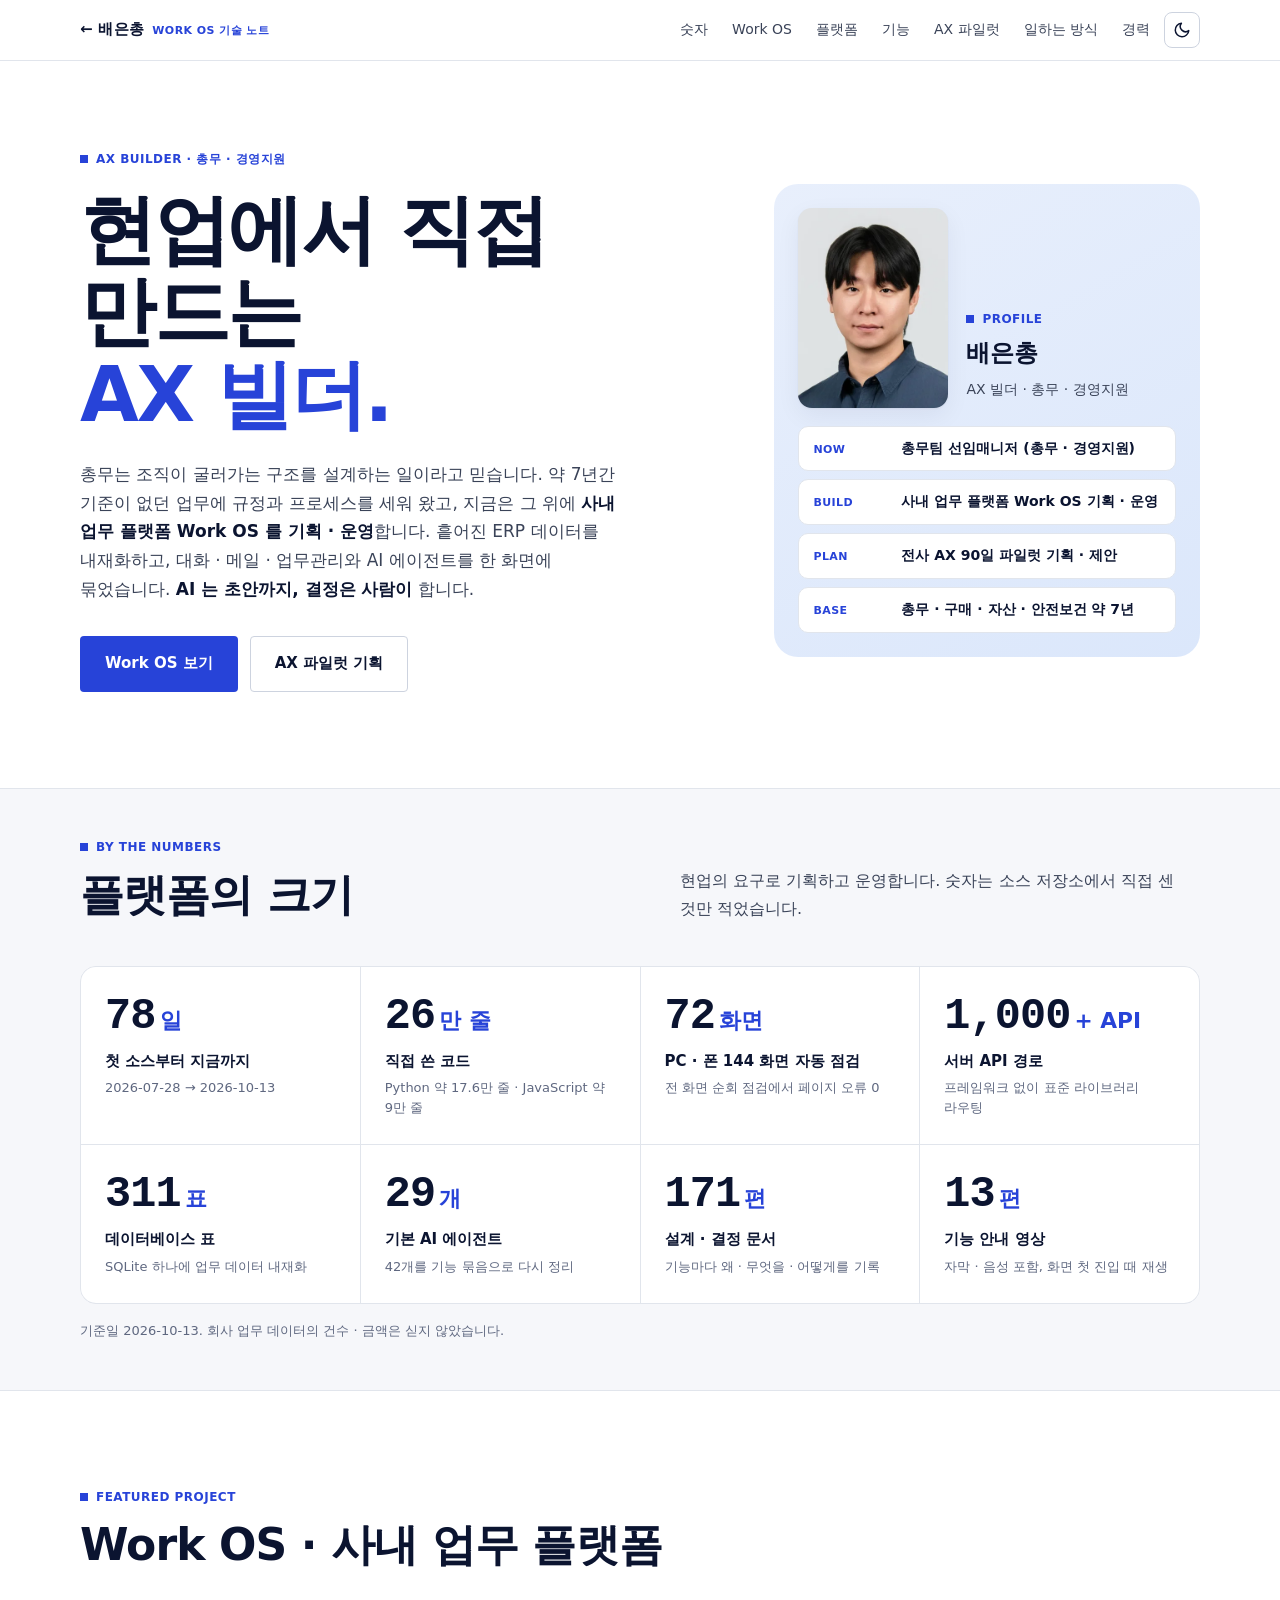
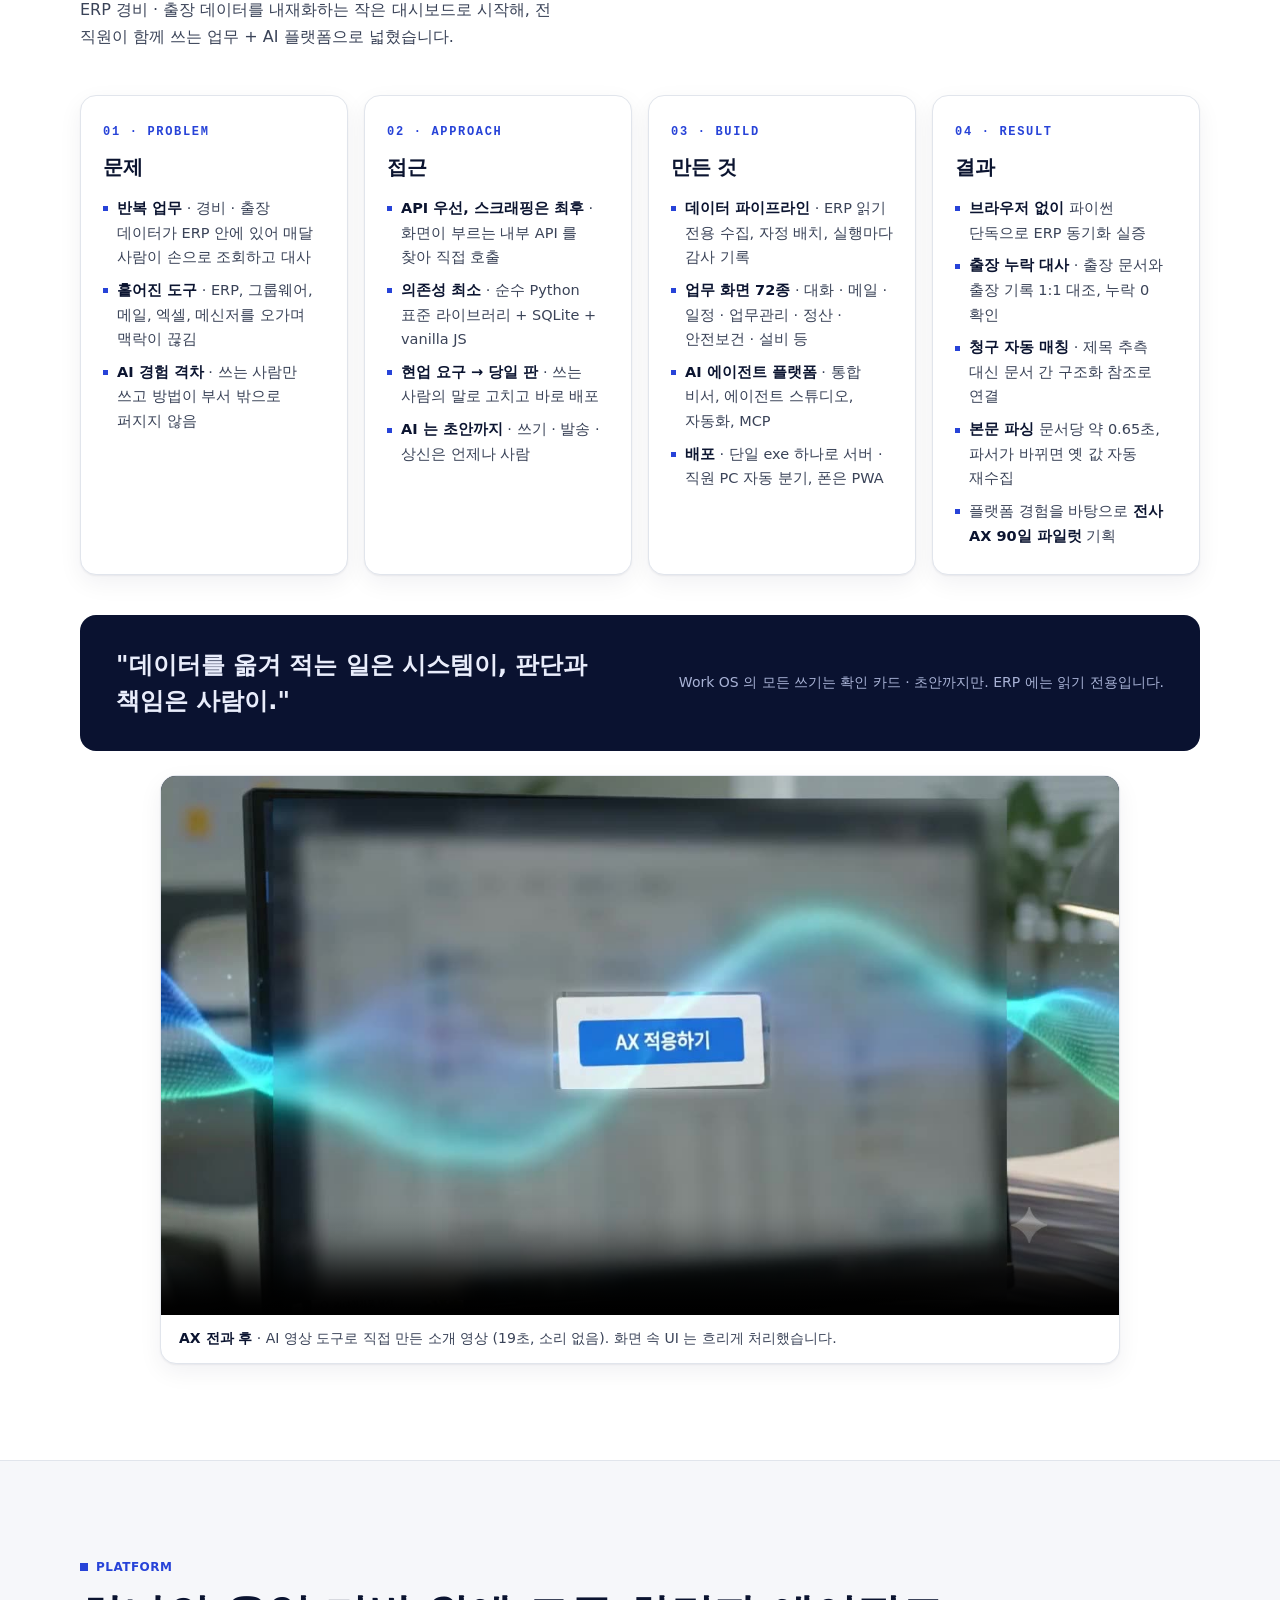
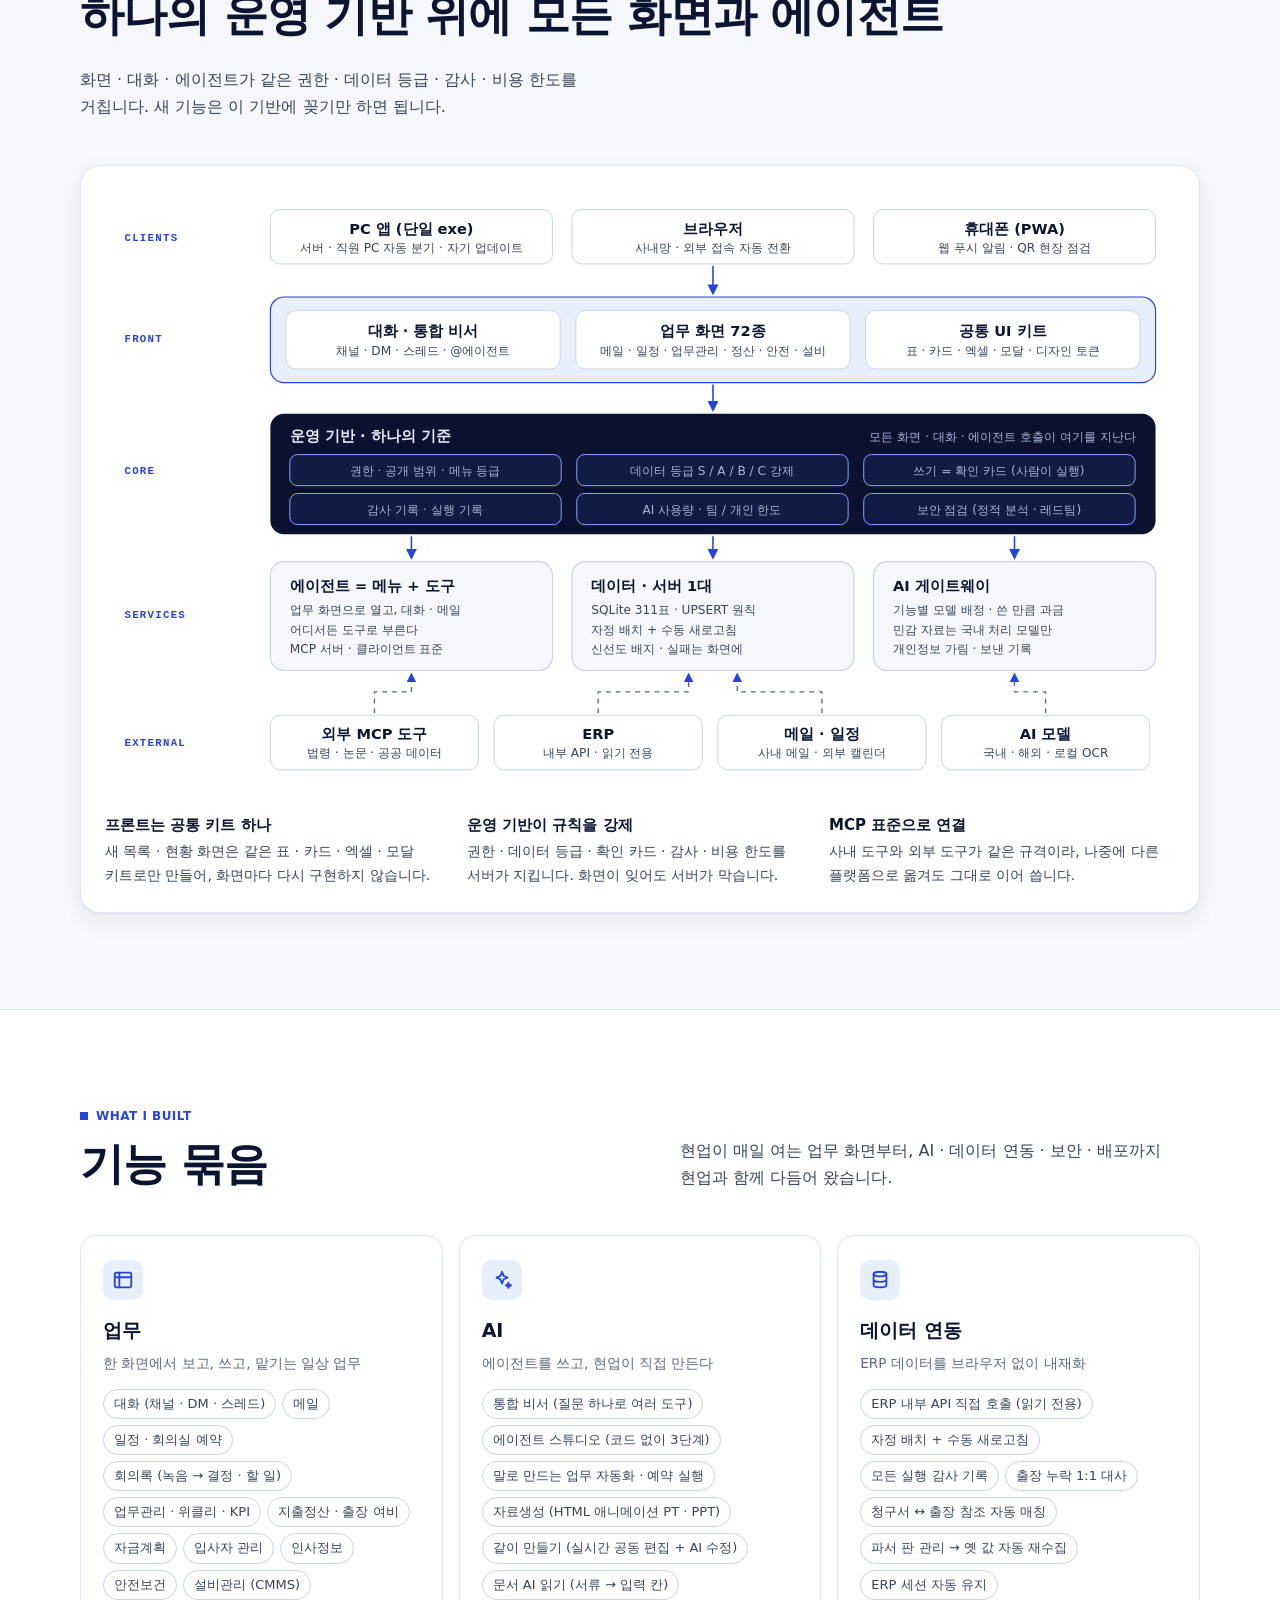
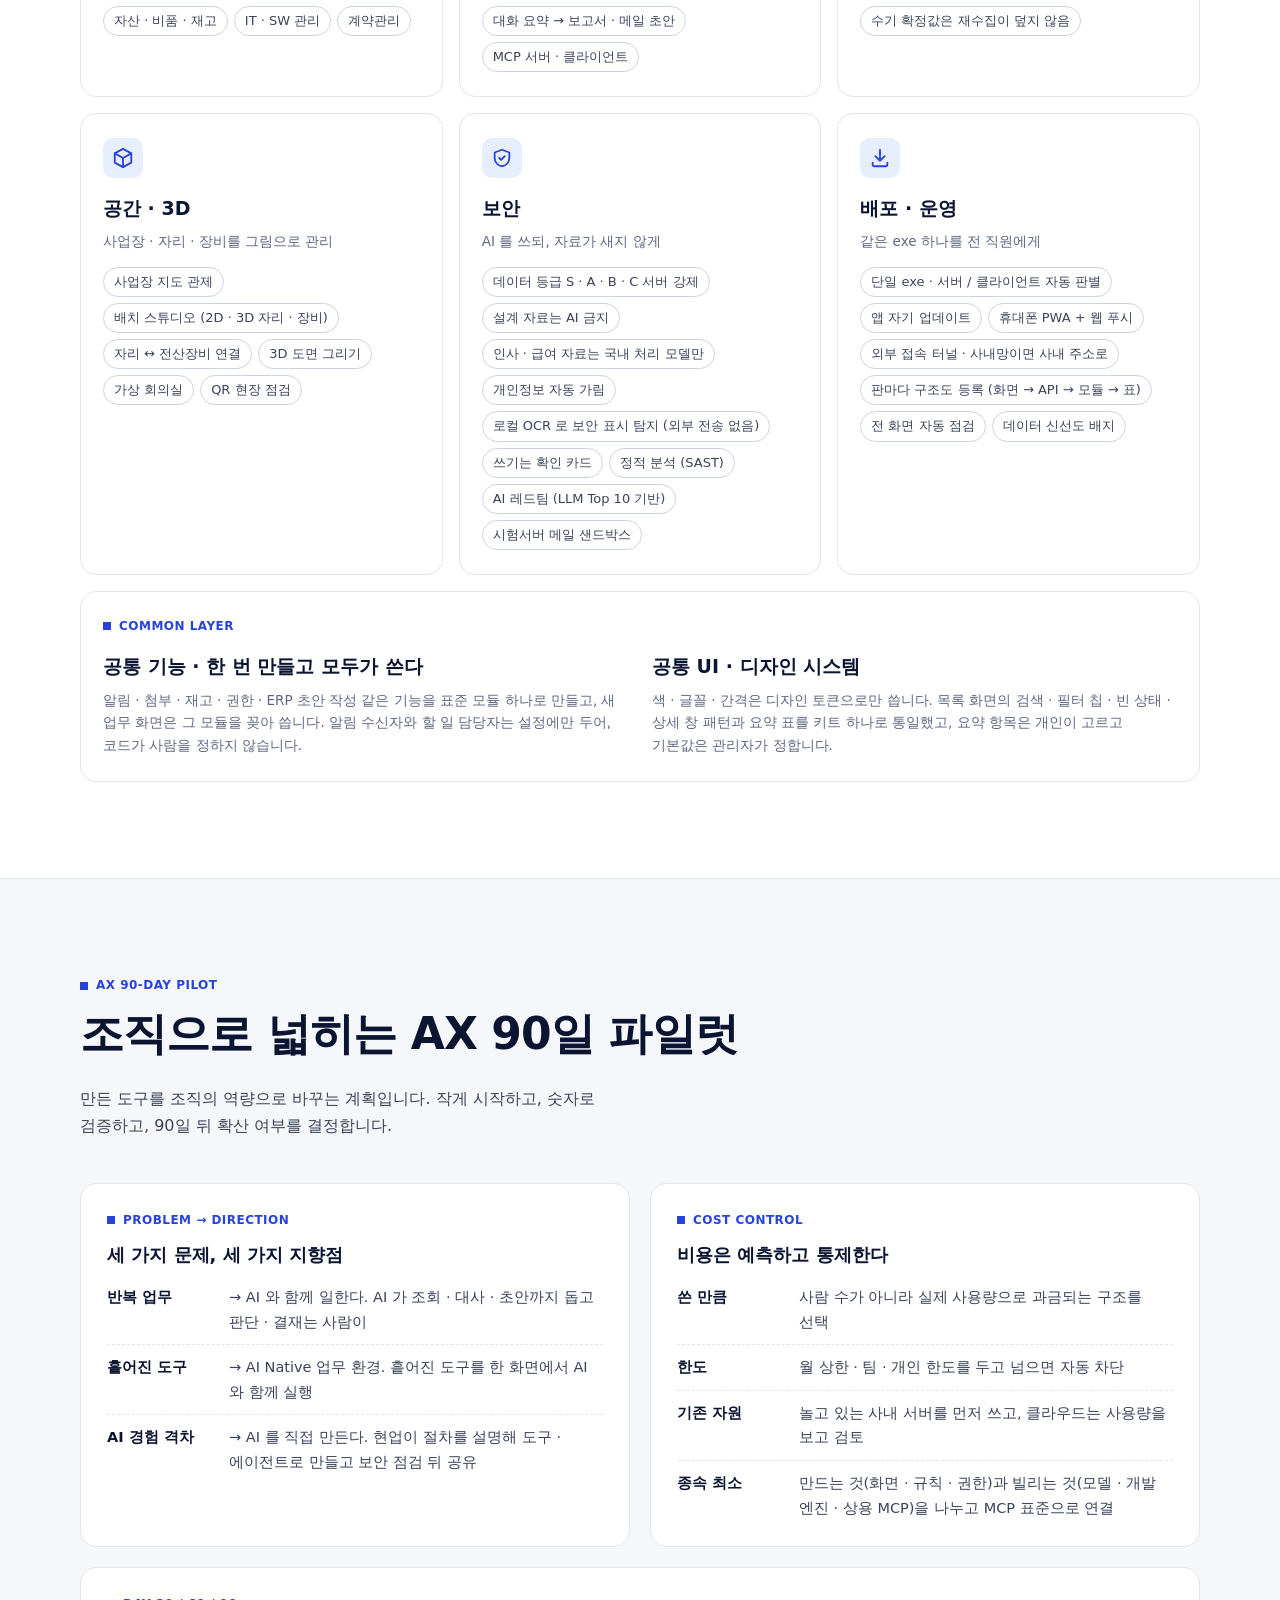
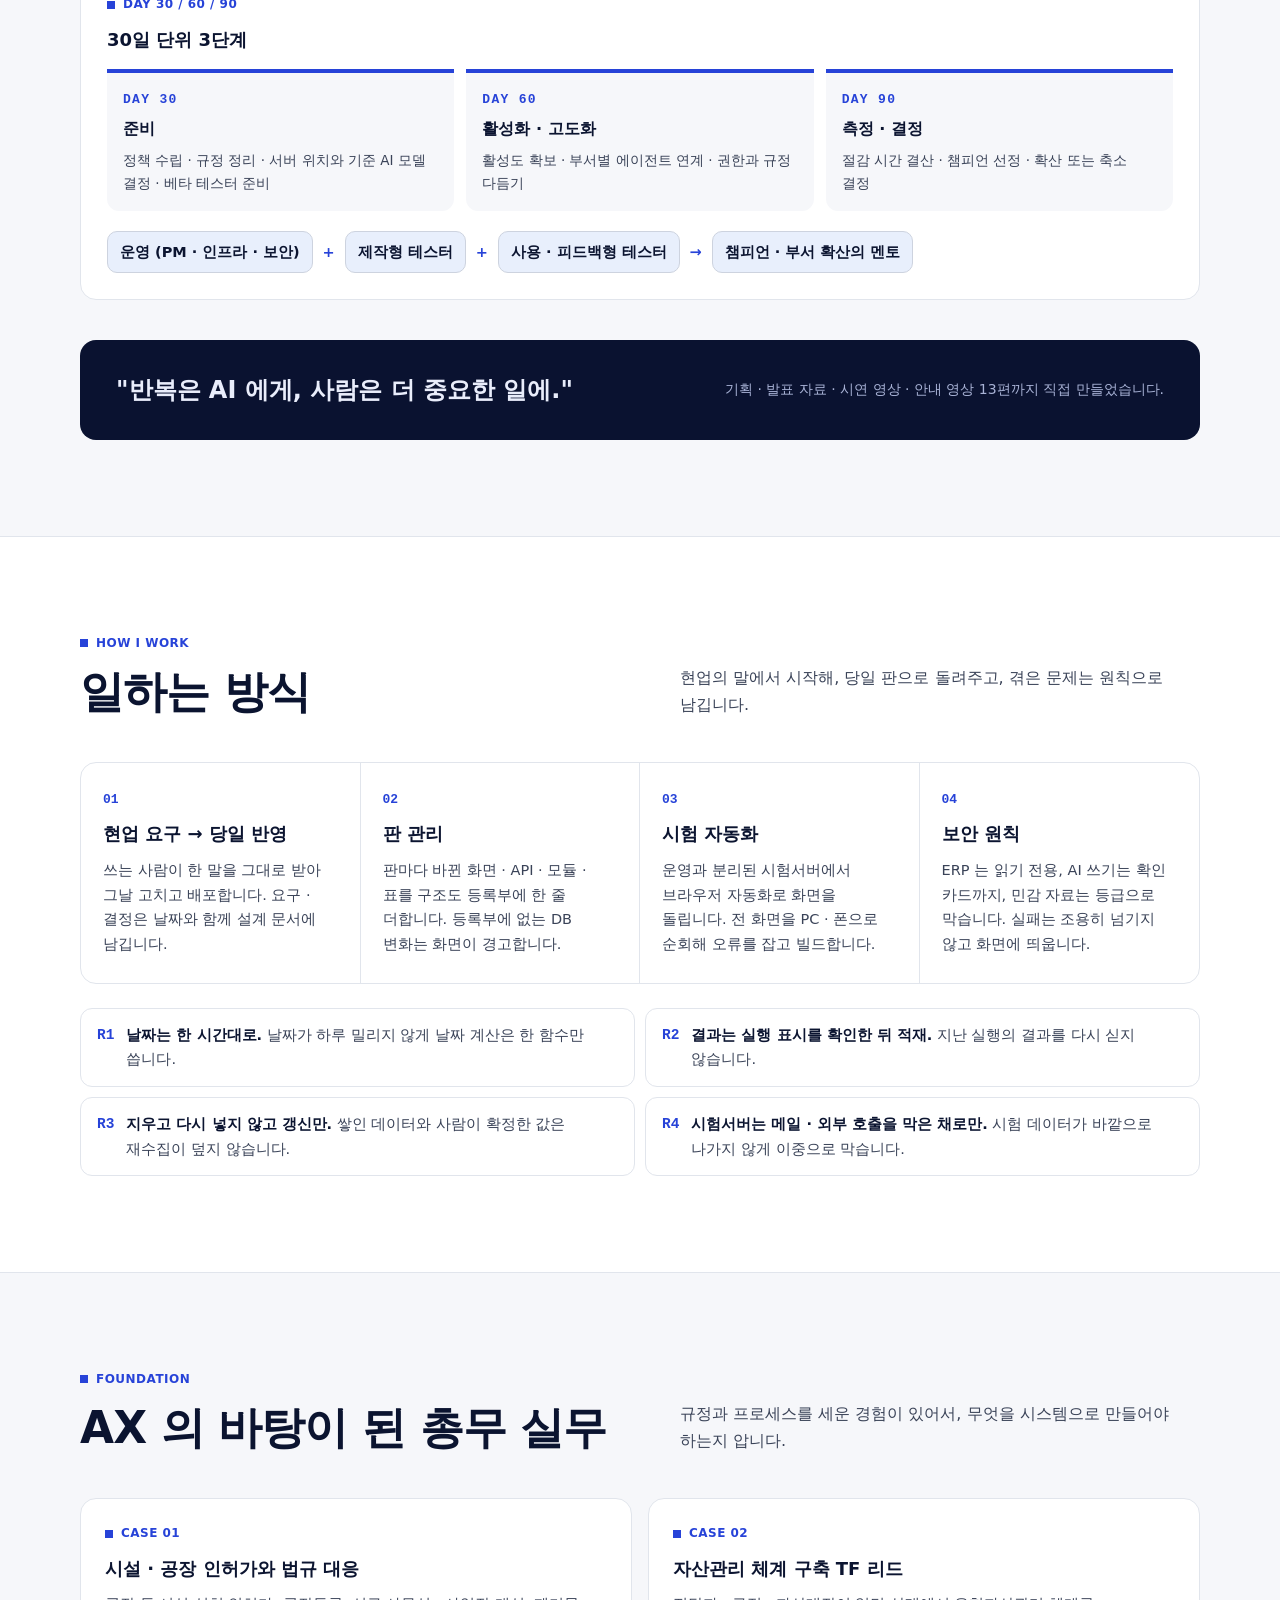
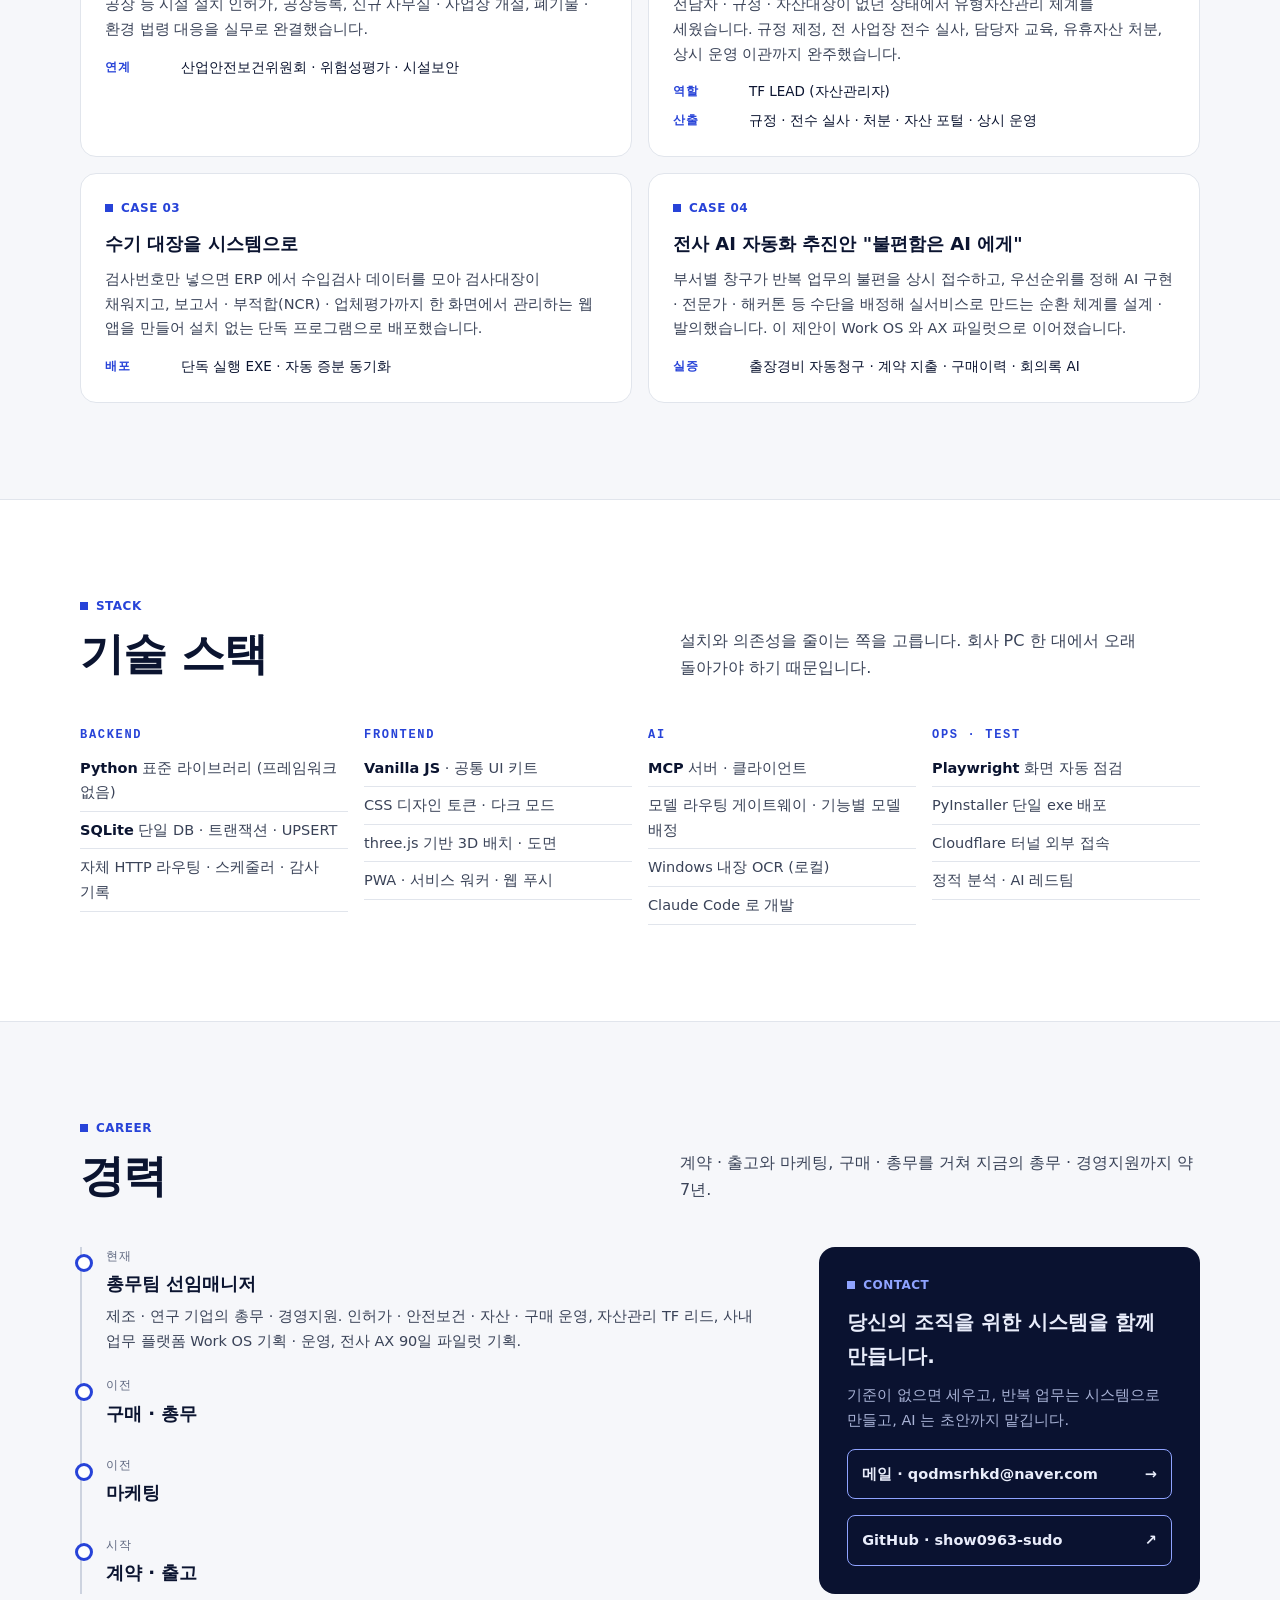
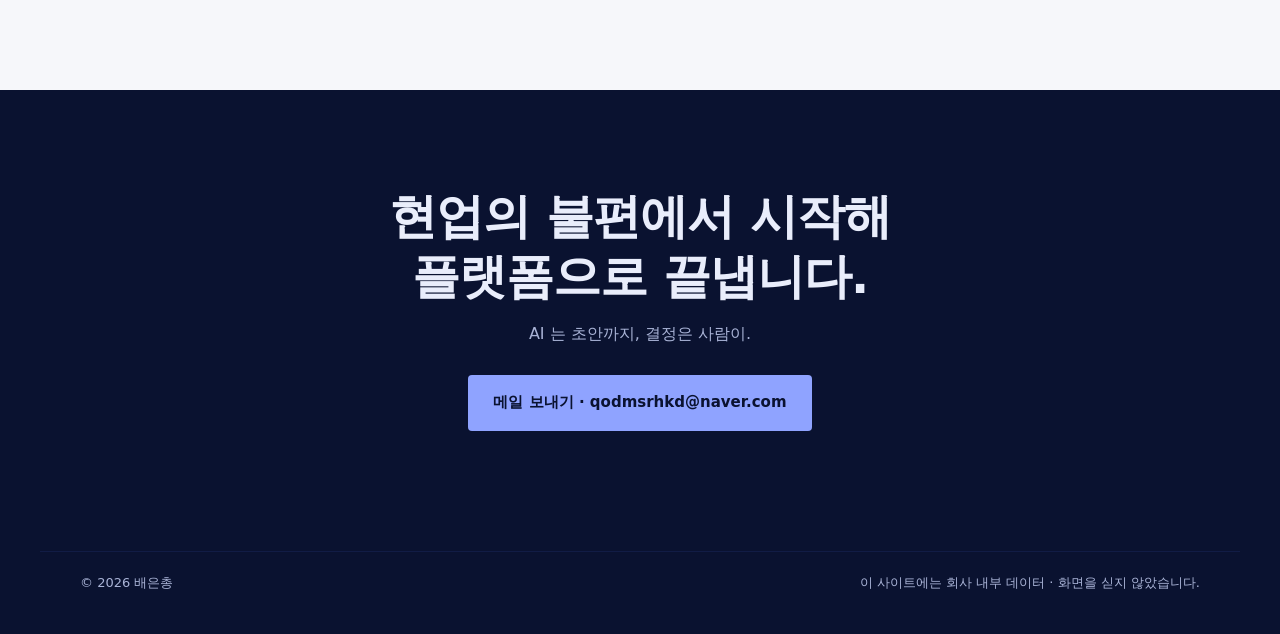
<file: tech.html>
<!DOCTYPE html>
<html lang="ko">
<head>
<meta charset="UTF-8">
<meta name="viewport" content="width=device-width, initial-scale=1.0">
<meta name="robots" content="noindex, nofollow">
<title>Work OS 기술 노트</title>
<meta name="description" content="현업에서 직접 만드는 AX 빌더 배은총. 총무 실무 위에 사내 업무 플랫폼 Work OS 의 기술 노트입니다.">
<meta name="theme-color" content="#2743d8">
<link rel="icon" href="assets/favicon.svg" type="image/svg+xml">
<link rel="stylesheet" href="assets/style.css">
<script>
// 첫 그림 전에 저장된 테마를 적용(깜빡임 방지)
try { var t = localStorage.getItem("pf_theme"); if (t === "light" || t === "dark") document.documentElement.setAttribute("data-theme", t); } catch (e) {}
</script>
</head>
<body>
<a class="skip" href="#main">본문으로 건너뛰기</a>

<header class="topbar">
  <div class="in">
    <a class="brand" href="index.html">← 배은총<small>WORK OS 기술 노트</small></a>
    <nav class="nav" aria-label="구역">
      <a href="#numbers">숫자</a>
      <a href="#workspace">Work OS</a>
      <a href="#platform">플랫폼</a>
      <a href="#features" class="opt">기능</a>
      <a href="#pilot">AX 파일럿</a>
      <a href="#way" class="opt">일하는 방식</a>
      <a href="#career">경력</a>
      <button class="theme-btn" id="themeBtn" type="button" aria-label="어두운 화면으로 바꾸기">
        <svg class="moon" viewBox="0 0 24 24" fill="none" stroke="currentColor" stroke-width="2" stroke-linecap="round" stroke-linejoin="round" aria-hidden="true"><path d="M21 12.8A9 9 0 1 1 11.2 3a7 7 0 0 0 9.8 9.8z"/></svg>
        <svg class="sun" viewBox="0 0 24 24" fill="none" stroke="currentColor" stroke-width="2" stroke-linecap="round" aria-hidden="true" style="display:none"><circle cx="12" cy="12" r="4.5"/><path d="M12 2v2M12 20v2M4.9 4.9l1.4 1.4M17.7 17.7l1.4 1.4M2 12h2M20 12h2M4.9 19.1l1.4-1.4M17.7 6.3l1.4-1.4"/></svg>
      </button>
    </nav>
  </div>
</header>

<main id="main">

<!-- ================= HERO ================= -->
<div class="hero" id="top">
  <div class="wrap">
    <div class="grid">
      <div>
        <div class="mlabel">AX BUILDER · 총무 · 경영지원</div>
        <h1>현업에서 직접 만드는<br><span class="b">AX 빌더.</span></h1>
        <p class="lead">
          총무는 조직이 굴러가는 구조를 설계하는 일이라고 믿습니다. 약 7년간 기준이 없던 업무에 규정과 프로세스를 세워 왔고,
          지금은 그 위에 <b>사내 업무 플랫폼 Work OS 를 기획 · 운영</b>합니다.
          흩어진 ERP 데이터를 내재화하고, 대화 · 메일 · 업무관리와 AI 에이전트를 한 화면에 묶었습니다.
          <b>AI 는 초안까지, 결정은 사람이</b> 합니다.
        </p>
        <div class="cta-row">
          <a class="btn pri" href="#workspace">Work OS 보기</a>
          <a class="btn sec" href="#pilot">AX 파일럿 기획</a>
        </div>
      </div>
      <div class="hero-vis">
        <div class="id">
          <picture>
            <source srcset="assets/profile.webp" type="image/webp">
            <img class="photo" src="assets/profile.jpg" width="360" height="480" alt="배은총 프로필 사진">
          </picture>
          <div class="who">
            <div class="mlabel">PROFILE</div>
            <b>배은총</b>
            <span>AX 빌더 · 총무 · 경영지원</span>
          </div>
        </div>
        <div class="rows">
          <div class="row"><span class="k">NOW</span><span class="v">총무팀 선임매니저 (총무 · 경영지원)</span></div>
          <div class="row"><span class="k">BUILD</span><span class="v">사내 업무 플랫폼 Work OS 기획 · 운영</span></div>
          <div class="row"><span class="k">PLAN</span><span class="v">전사 AX 90일 파일럿 기획 · 제안</span></div>
          <div class="row"><span class="k">BASE</span><span class="v">총무 · 구매 · 자산 · 안전보건 약 7년</span></div>
        </div>
      </div>
    </div>
  </div>
</div>

<!-- ================= NUMBERS ================= -->
<section id="numbers" class="alt" aria-labelledby="h-numbers">
  <div class="wrap">
    <div class="sec-head">
      <div>
        <div class="mlabel">BY THE NUMBERS</div>
        <h2 id="h-numbers">플랫폼의 크기</h2>
      </div>
      <p>현업의 요구로 기획하고 운영합니다. 숫자는 소스 저장소에서 직접 센 것만 적었습니다.</p>
    </div>
    <div class="stats">
      <div class="stat"><div class="n num">78<small>일</small></div><div class="t">첫 소스부터 지금까지</div><div class="d">2026-07-28 → 2026-10-13</div></div>
      <div class="stat"><div class="n num">26<small>만 줄</small></div><div class="t">직접 쓴 코드</div><div class="d">Python 약 17.6만 줄 · JavaScript 약 9만 줄</div></div>
      <div class="stat"><div class="n num">72<small>화면</small></div><div class="t">PC · 폰 144 화면 자동 점검</div><div class="d">전 화면 순회 점검에서 페이지 오류 0</div></div>
      <div class="stat"><div class="n num">1,000<small>+ API</small></div><div class="t">서버 API 경로</div><div class="d">프레임워크 없이 표준 라이브러리 라우팅</div></div>
      <div class="stat"><div class="n num">311<small>표</small></div><div class="t">데이터베이스 표</div><div class="d">SQLite 하나에 업무 데이터 내재화</div></div>
      <div class="stat"><div class="n num">29<small>개</small></div><div class="t">기본 AI 에이전트</div><div class="d">42개를 기능 묶음으로 다시 정리</div></div>
      <div class="stat"><div class="n num">171<small>편</small></div><div class="t">설계 · 결정 문서</div><div class="d">기능마다 왜 · 무엇을 · 어떻게를 기록</div></div>
      <div class="stat"><div class="n num">13<small>편</small></div><div class="t">기능 안내 영상</div><div class="d">자막 · 음성 포함, 화면 첫 진입 때 재생</div></div>
    </div>
    <p class="note">기준일 2026-10-13. 회사 업무 데이터의 건수 · 금액은 싣지 않았습니다.</p>
  </div>
</section>

<!-- ================= WORKSPACE CASE ================= -->
<section id="workspace" aria-labelledby="h-ws">
  <div class="wrap">
    <div class="sec-head">
      <div>
        <div class="mlabel">FEATURED PROJECT</div>
        <h2 id="h-ws">Work OS · 사내 업무 플랫폼</h2>
      </div>
      <p>ERP 경비 · 출장 데이터를 내재화하는 작은 대시보드로 시작해, 전 직원이 함께 쓰는 업무 + AI 플랫폼으로 넓혔습니다.</p>
    </div>
    <div class="flow">
      <article class="step">
        <div class="no">01 · PROBLEM</div>
        <h3>문제</h3>
        <ul>
          <li><b>반복 업무</b> · 경비 · 출장 데이터가 ERP 안에 있어 매달 사람이 손으로 조회하고 대사</li>
          <li><b>흩어진 도구</b> · ERP, 그룹웨어, 메일, 엑셀, 메신저를 오가며 맥락이 끊김</li>
          <li><b>AI 경험 격차</b> · 쓰는 사람만 쓰고 방법이 부서 밖으로 퍼지지 않음</li>
        </ul>
      </article>
      <article class="step">
        <div class="no">02 · APPROACH</div>
        <h3>접근</h3>
        <ul>
          <li><b>API 우선, 스크래핑은 최후</b> · 화면이 부르는 내부 API 를 찾아 직접 호출</li>
          <li><b>의존성 최소</b> · 순수 Python 표준 라이브러리 + SQLite + vanilla JS</li>
          <li><b>현업 요구 → 당일 판</b> · 쓰는 사람의 말로 고치고 바로 배포</li>
          <li><b>AI 는 초안까지</b> · 쓰기 · 발송 · 상신은 언제나 사람</li>
        </ul>
      </article>
      <article class="step">
        <div class="no">03 · BUILD</div>
        <h3>만든 것</h3>
        <ul>
          <li><b>데이터 파이프라인</b> · ERP 읽기 전용 수집, 자정 배치, 실행마다 감사 기록</li>
          <li><b>업무 화면 72종</b> · 대화 · 메일 · 일정 · 업무관리 · 정산 · 안전보건 · 설비 등</li>
          <li><b>AI 에이전트 플랫폼</b> · 통합 비서, 에이전트 스튜디오, 자동화, MCP</li>
          <li><b>배포</b> · 단일 exe 하나로 서버 · 직원 PC 자동 분기, 폰은 PWA</li>
        </ul>
      </article>
      <article class="step">
        <div class="no">04 · RESULT</div>
        <h3>결과</h3>
        <ul>
          <li><b>브라우저 없이</b> 파이썬 단독으로 ERP 동기화 실증</li>
          <li><b>출장 누락 대사</b> · 출장 문서와 출장 기록 1:1 대조, 누락 0 확인</li>
          <li><b>청구 자동 매칭</b> · 제목 추측 대신 문서 간 구조화 참조로 연결</li>
          <li><b>본문 파싱</b> 문서당 약 0.65초, 파서가 바뀌면 옛 값 자동 재수집</li>
          <li>플랫폼 경험을 바탕으로 <b>전사 AX 90일 파일럿</b> 기획</li>
        </ul>
      </article>
    </div>
    <div class="band">
      <p>"데이터를 옮겨 적는 일은 시스템이, 판단과 책임은 사람이."</p>
      <span>Work OS 의 모든 쓰기는 확인 카드 · 초안까지만. ERP 에는 읽기 전용입니다.</span>
    </div>
    <figure class="clip">
      <video src="assets/workspace_ax.mp4" poster="assets/workspace_ax_poster.jpg" autoplay muted loop playsinline preload="metadata" width="1280" height="720" aria-label="AX 전과 후를 보여 주는 소개 영상. 서류에 묻혀 있던 직원이 AX 적용 뒤 태블릿과 화면 위 요약으로 일하고 퇴근하는 장면"></video>
      <figcaption><b>AX 전과 후</b> · AI 영상 도구로 직접 만든 소개 영상 (19초, 소리 없음). 화면 속 UI 는 흐리게 처리했습니다.</figcaption>
    </figure>
  </div>
</section>

<!-- ================= PLATFORM ================= -->
<section id="platform" class="alt" aria-labelledby="h-platform">
  <div class="wrap">
    <div class="sec-head">
      <div>
        <div class="mlabel">PLATFORM</div>
        <h2 id="h-platform">하나의 운영 기반 위에 모든 화면과 에이전트</h2>
      </div>
      <p>화면 · 대화 · 에이전트가 같은 권한 · 데이터 등급 · 감사 · 비용 한도를 거칩니다. 새 기능은 이 기반에 꽂기만 하면 됩니다.</p>
    </div>
    <figure class="arch">
      <svg class="arch-desktop" viewBox="0 0 1100 620" role="img" aria-labelledby="archT archD">
        <title id="archT">Work OS 플랫폼 구조</title>
        <desc id="archD">사용자 접점(PC 앱, 브라우저, 휴대폰)에서 프론트(대화, 업무 화면, 공통 UI 키트)를 거쳐 운영 기반(권한, 데이터 등급, 확인 카드, 감사, 비용 한도, 보안 점검)을 지나 에이전트, 데이터, AI 게이트웨이로 이어지고, 바깥의 MCP 도구, ERP, 메일 · 일정, AI 모델과 연결되는 구조.</desc>
        <defs>
          <marker id="ah" viewBox="0 0 10 10" refX="8" refY="5" markerWidth="7" markerHeight="7" orient="auto-start-reverse"><path class="s-arrow" d="M0 0L10 5L0 10z"/></marker>
        </defs>
        <!-- row labels -->
        <text class="s-m" x="20" y="52">CLIENTS</text>
        <text class="s-m" x="20" y="156">FRONT</text>
        <text class="s-m" x="20" y="292">CORE</text>
        <text class="s-m" x="20" y="440">SERVICES</text>
        <text class="s-m" x="20" y="572">EXTERNAL</text>
        <!-- row1 clients -->
        <rect class="s-chip" x="170" y="20" width="290" height="56" rx="10"/>
        <text class="s-t" x="315" y="45" text-anchor="middle">PC 앱 (단일 exe)</text>
        <text class="s-s" x="315" y="64" text-anchor="middle">서버 · 직원 PC 자동 분기 · 자기 업데이트</text>
        <rect class="s-chip" x="480" y="20" width="290" height="56" rx="10"/>
        <text class="s-t" x="625" y="45" text-anchor="middle">브라우저</text>
        <text class="s-s" x="625" y="64" text-anchor="middle">사내망 · 외부 접속 자동 전환</text>
        <rect class="s-chip" x="790" y="20" width="290" height="56" rx="10"/>
        <text class="s-t" x="935" y="45" text-anchor="middle">휴대폰 (PWA)</text>
        <text class="s-s" x="935" y="64" text-anchor="middle">웹 푸시 알림 · QR 현장 점검</text>
        <path class="s-line" d="M625 78 V106" marker-end="url(#ah)"/>
        <!-- row2 front -->
        <rect class="s-box2" x="170" y="110" width="910" height="88" rx="14"/>
        <rect class="s-chip" x="186" y="124" width="282" height="60" rx="10"/>
        <text class="s-t" x="327" y="150" text-anchor="middle">대화 · 통합 비서</text>
        <text class="s-s" x="327" y="170" text-anchor="middle">채널 · DM · 스레드 · @에이전트</text>
        <rect class="s-chip" x="484" y="124" width="282" height="60" rx="10"/>
        <text class="s-t" x="625" y="150" text-anchor="middle">업무 화면 72종</text>
        <text class="s-s" x="625" y="170" text-anchor="middle">메일 · 일정 · 업무관리 · 정산 · 안전 · 설비</text>
        <rect class="s-chip" x="782" y="124" width="282" height="60" rx="10"/>
        <text class="s-t" x="923" y="150" text-anchor="middle">공통 UI 키트</text>
        <text class="s-s" x="923" y="170" text-anchor="middle">표 · 카드 · 엑셀 · 모달 · 디자인 토큰</text>
        <path class="s-line" d="M625 200 V226" marker-end="url(#ah)"/>
        <!-- row3 core -->
        <rect class="s-core" x="170" y="230" width="910" height="124" rx="14"/>
        <text class="s-tw" x="190" y="258">운영 기반 · 하나의 기준</text>
        <text class="s-sw" x="1060" y="258" text-anchor="end">모든 화면 · 대화 · 에이전트 호출이 여기를 지난다</text>
        <g>
          <rect class="s-chip2" x="190" y="272" width="279" height="32" rx="8"/><text class="s-sw" x="329" y="293" text-anchor="middle">권한 · 공개 범위 · 메뉴 등급</text>
          <rect class="s-chip2" x="485" y="272" width="279" height="32" rx="8"/><text class="s-sw" x="624" y="293" text-anchor="middle">데이터 등급 S / A / B / C 강제</text>
          <rect class="s-chip2" x="780" y="272" width="279" height="32" rx="8"/><text class="s-sw" x="919" y="293" text-anchor="middle">쓰기 = 확인 카드 (사람이 실행)</text>
          <rect class="s-chip2" x="190" y="312" width="279" height="32" rx="8"/><text class="s-sw" x="329" y="333" text-anchor="middle">감사 기록 · 실행 기록</text>
          <rect class="s-chip2" x="485" y="312" width="279" height="32" rx="8"/><text class="s-sw" x="624" y="333" text-anchor="middle">AI 사용량 · 팀 / 개인 한도</text>
          <rect class="s-chip2" x="780" y="312" width="279" height="32" rx="8"/><text class="s-sw" x="919" y="333" text-anchor="middle">보안 점검 (정적 분석 · 레드팀)</text>
        </g>
        <path class="s-line" d="M315 356 V378" marker-end="url(#ah)"/>
        <path class="s-line" d="M625 356 V378" marker-end="url(#ah)"/>
        <path class="s-line" d="M935 356 V378" marker-end="url(#ah)"/>
        <!-- row4 services -->
        <rect class="s-box" x="170" y="382" width="290" height="112" rx="14"/>
        <text class="s-t" x="190" y="412">에이전트 = 메뉴 + 도구</text>
        <text class="s-s" x="190" y="436">업무 화면으로 열고, 대화 · 메일</text>
        <text class="s-s" x="190" y="456">어디서든 도구로 부른다</text>
        <text class="s-s" x="190" y="476">MCP 서버 · 클라이언트 표준</text>
        <rect class="s-box" x="480" y="382" width="290" height="112" rx="14"/>
        <text class="s-t" x="500" y="412">데이터 · 서버 1대</text>
        <text class="s-s" x="500" y="436">SQLite 311표 · UPSERT 원칙</text>
        <text class="s-s" x="500" y="456">자정 배치 + 수동 새로고침</text>
        <text class="s-s" x="500" y="476">신선도 배지 · 실패는 화면에</text>
        <rect class="s-box" x="790" y="382" width="290" height="112" rx="14"/>
        <text class="s-t" x="810" y="412">AI 게이트웨이</text>
        <text class="s-s" x="810" y="436">기능별 모델 배정 · 쓴 만큼 과금</text>
        <text class="s-s" x="810" y="456">민감 자료는 국내 처리 모델만</text>
        <text class="s-s" x="810" y="476">개인정보 가림 · 보낸 기록</text>
        <!-- row5 external -->
        <rect class="s-chip" x="170" y="540" width="214" height="56" rx="10"/>
        <text class="s-t" x="277" y="564" text-anchor="middle">외부 MCP 도구</text>
        <text class="s-s" x="277" y="583" text-anchor="middle">법령 · 논문 · 공공 데이터</text>
        <rect class="s-chip" x="400" y="540" width="214" height="56" rx="10"/>
        <text class="s-t" x="507" y="564" text-anchor="middle">ERP</text>
        <text class="s-s" x="507" y="583" text-anchor="middle">내부 API · 읽기 전용</text>
        <rect class="s-chip" x="630" y="540" width="214" height="56" rx="10"/>
        <text class="s-t" x="737" y="564" text-anchor="middle">메일 · 일정</text>
        <text class="s-s" x="737" y="583" text-anchor="middle">사내 메일 · 외부 캘린더</text>
        <rect class="s-chip" x="860" y="540" width="214" height="56" rx="10"/>
        <text class="s-t" x="967" y="564" text-anchor="middle">AI 모델</text>
        <text class="s-s" x="967" y="583" text-anchor="middle">국내 · 해외 · 로컬 OCR</text>
        <path class="s-dash" d="M277 538 V516 H315 V498" marker-end="url(#ah)"/>
        <path class="s-dash" d="M507 538 V516 H600 V498" marker-end="url(#ah)"/>
        <path class="s-dash" d="M737 538 V516 H650 V498" marker-end="url(#ah)"/>
        <path class="s-dash" d="M967 538 V516 H935 V498" marker-end="url(#ah)"/>
      </svg>

      <svg class="arch-mobile" viewBox="0 0 360 720" role="img" aria-labelledby="archTm">
        <title id="archTm">Work OS 플랫폼 구조 (세로)</title>
        <defs>
          <marker id="ahm" viewBox="0 0 10 10" refX="8" refY="5" markerWidth="7" markerHeight="7" orient="auto"><path class="s-arrow" d="M0 0L10 5L0 10z"/></marker>
        </defs>
        <text class="s-m" x="20" y="16">CLIENTS</text>
        <rect class="s-chip" x="20" y="24" width="320" height="50" rx="10"/>
        <text class="s-t" x="180" y="46" text-anchor="middle">PC 앱 · 브라우저 · 휴대폰</text>
        <text class="s-s" x="180" y="64" text-anchor="middle">단일 exe · 자동 전환 · PWA 푸시</text>
        <path class="s-line" d="M180 76 V96" marker-end="url(#ahm)"/>
        <text class="s-m" x="20" y="112">FRONT</text>
        <rect class="s-box2" x="20" y="120" width="320" height="58" rx="12"/>
        <text class="s-t" x="180" y="144" text-anchor="middle">대화 · 업무 화면 72종</text>
        <text class="s-s" x="180" y="164" text-anchor="middle">공통 UI 키트 · 디자인 토큰</text>
        <path class="s-line" d="M180 180 V200" marker-end="url(#ahm)"/>
        <text class="s-m" x="20" y="216">CORE</text>
        <rect class="s-core" x="20" y="224" width="320" height="168" rx="12"/>
        <text class="s-tw" x="36" y="250">운영 기반 · 하나의 기준</text>
        <rect class="s-chip2" x="36" y="264" width="140" height="32" rx="8"/><text class="s-sw" x="106" y="285" text-anchor="middle">권한 · 공개 범위</text>
        <rect class="s-chip2" x="184" y="264" width="140" height="32" rx="8"/><text class="s-sw" x="254" y="285" text-anchor="middle">데이터 등급 강제</text>
        <rect class="s-chip2" x="36" y="304" width="140" height="32" rx="8"/><text class="s-sw" x="106" y="325" text-anchor="middle">확인 카드</text>
        <rect class="s-chip2" x="184" y="304" width="140" height="32" rx="8"/><text class="s-sw" x="254" y="325" text-anchor="middle">감사 기록</text>
        <rect class="s-chip2" x="36" y="344" width="140" height="32" rx="8"/><text class="s-sw" x="106" y="365" text-anchor="middle">AI 사용 한도</text>
        <rect class="s-chip2" x="184" y="344" width="140" height="32" rx="8"/><text class="s-sw" x="254" y="365" text-anchor="middle">보안 점검</text>
        <path class="s-line" d="M180 394 V414" marker-end="url(#ahm)"/>
        <text class="s-m" x="20" y="430">SERVICES</text>
        <rect class="s-box" x="20" y="438" width="320" height="50" rx="10"/>
        <text class="s-t" x="36" y="460">에이전트 = 메뉴 + 도구</text>
        <text class="s-s" x="36" y="478">MCP 서버 · 클라이언트 표준</text>
        <rect class="s-box" x="20" y="496" width="320" height="50" rx="10"/>
        <text class="s-t" x="36" y="518">데이터 · 서버 1대</text>
        <text class="s-s" x="36" y="536">SQLite · 자정 배치 · 신선도 배지</text>
        <rect class="s-box" x="20" y="554" width="320" height="50" rx="10"/>
        <text class="s-t" x="36" y="576">AI 게이트웨이</text>
        <text class="s-s" x="36" y="594">모델 배정 · 국내 처리 · 개인정보 가림</text>
        <text class="s-m" x="20" y="630">EXTERNAL</text>
        <rect class="s-chip" x="20" y="638" width="154" height="34" rx="8"/><text class="s-s" x="97" y="660" text-anchor="middle">외부 MCP · 공공 데이터</text>
        <rect class="s-chip" x="186" y="638" width="154" height="34" rx="8"/><text class="s-s" x="263" y="660" text-anchor="middle">ERP (읽기 전용)</text>
        <rect class="s-chip" x="20" y="680" width="154" height="34" rx="8"/><text class="s-s" x="97" y="702" text-anchor="middle">메일 · 일정</text>
        <rect class="s-chip" x="186" y="680" width="154" height="34" rx="8"/><text class="s-s" x="263" y="702" text-anchor="middle">AI 모델 · 로컬 OCR</text>
      </svg>
      <figcaption class="arch-legend">
        <div><b>프론트는 공통 키트 하나</b>새 목록 · 현황 화면은 같은 표 · 카드 · 엑셀 · 모달 키트로만 만들어, 화면마다 다시 구현하지 않습니다.</div>
        <div><b>운영 기반이 규칙을 강제</b>권한 · 데이터 등급 · 확인 카드 · 감사 · 비용 한도를 서버가 지킵니다. 화면이 잊어도 서버가 막습니다.</div>
        <div><b>MCP 표준으로 연결</b>사내 도구와 외부 도구가 같은 규격이라, 나중에 다른 플랫폼으로 옮겨도 그대로 이어 씁니다.</div>
      </figcaption>
    </figure>
  </div>
</section>

<!-- ================= FEATURES ================= -->
<section id="features" aria-labelledby="h-features">
  <div class="wrap">
    <div class="sec-head">
      <div>
        <div class="mlabel">WHAT I BUILT</div>
        <h2 id="h-features">기능 묶음</h2>
      </div>
      <p>현업이 매일 여는 업무 화면부터, AI · 데이터 연동 · 보안 · 배포까지 현업과 함께 다듬어 왔습니다.</p>
    </div>
    <div class="groups">
      <article class="grp">
        <div class="ic"><svg viewBox="0 0 24 24" fill="none" stroke="currentColor" stroke-width="2" stroke-linecap="round" stroke-linejoin="round" aria-hidden="true"><rect x="3" y="4" width="18" height="16" rx="2"/><path d="M3 9h18M8 4v16"/></svg></div>
        <h3>업무</h3>
        <p class="sub">한 화면에서 보고, 쓰고, 맡기는 일상 업무</p>
        <div class="tags">
          <span class="tag">대화 (채널 · DM · 스레드)</span><span class="tag">메일</span><span class="tag">일정 · 회의실 예약</span>
          <span class="tag">회의록 (녹음 → 결정 · 할 일)</span><span class="tag">업무관리 · 위클리 · KPI</span><span class="tag">지출정산 · 출장 여비</span>
          <span class="tag">자금계획</span><span class="tag">입사자 관리</span><span class="tag">인사정보</span><span class="tag">안전보건</span>
          <span class="tag">설비관리 (CMMS)</span><span class="tag">자산 · 비품 · 재고</span><span class="tag">IT · SW 관리</span><span class="tag">계약관리</span>
        </div>
      </article>
      <article class="grp">
        <div class="ic"><svg viewBox="0 0 24 24" fill="none" stroke="currentColor" stroke-width="2" stroke-linecap="round" stroke-linejoin="round" aria-hidden="true"><path d="M12 3l1.8 4.6L18 9.4l-4.2 1.8L12 16l-1.8-4.8L6 9.4l4.2-1.8z"/><path d="M19 15l.8 2 2 .8-2 .8-.8 2-.8-2-2-.8 2-.8z"/></svg></div>
        <h3>AI</h3>
        <p class="sub">에이전트를 쓰고, 현업이 직접 만든다</p>
        <div class="tags">
          <span class="tag">통합 비서 (질문 하나로 여러 도구)</span><span class="tag">에이전트 스튜디오 (코드 없이 3단계)</span>
          <span class="tag">말로 만드는 업무 자동화 · 예약 실행</span><span class="tag">자료생성 (HTML 애니메이션 PT · PPT)</span>
          <span class="tag">같이 만들기 (실시간 공동 편집 + AI 수정)</span><span class="tag">문서 AI 읽기 (서류 → 입력 칸)</span>
          <span class="tag">대화 요약 → 보고서 · 메일 초안</span><span class="tag">MCP 서버 · 클라이언트</span>
        </div>
      </article>
      <article class="grp">
        <div class="ic"><svg viewBox="0 0 24 24" fill="none" stroke="currentColor" stroke-width="2" stroke-linecap="round" stroke-linejoin="round" aria-hidden="true"><ellipse cx="12" cy="5.5" rx="7" ry="2.5"/><path d="M5 5.5v6c0 1.4 3.1 2.5 7 2.5s7-1.1 7-2.5v-6M5 11.5v6c0 1.4 3.1 2.5 7 2.5s7-1.1 7-2.5v-6"/></svg></div>
        <h3>데이터 연동</h3>
        <p class="sub">ERP 데이터를 브라우저 없이 내재화</p>
        <div class="tags">
          <span class="tag">ERP 내부 API 직접 호출 (읽기 전용)</span><span class="tag">자정 배치 + 수동 새로고침</span>
          <span class="tag">모든 실행 감사 기록</span><span class="tag">출장 누락 1:1 대사</span><span class="tag">청구서 ↔ 출장 참조 자동 매칭</span>
          <span class="tag">파서 판 관리 → 옛 값 자동 재수집</span><span class="tag">ERP 세션 자동 유지</span><span class="tag">수기 확정값은 재수집이 덮지 않음</span>
        </div>
      </article>
      <article class="grp">
        <div class="ic"><svg viewBox="0 0 24 24" fill="none" stroke="currentColor" stroke-width="2" stroke-linecap="round" stroke-linejoin="round" aria-hidden="true"><path d="M12 2l9 5v10l-9 5-9-5V7z"/><path d="M12 22V12M21 7l-9 5-9-5"/></svg></div>
        <h3>공간 · 3D</h3>
        <p class="sub">사업장 · 자리 · 장비를 그림으로 관리</p>
        <div class="tags">
          <span class="tag">사업장 지도 관제</span><span class="tag">배치 스튜디오 (2D · 3D 자리 · 장비)</span>
          <span class="tag">자리 ↔ 전산장비 연결</span><span class="tag">3D 도면 그리기</span><span class="tag">가상 회의실</span><span class="tag">QR 현장 점검</span>
        </div>
      </article>
      <article class="grp">
        <div class="ic"><svg viewBox="0 0 24 24" fill="none" stroke="currentColor" stroke-width="2" stroke-linecap="round" stroke-linejoin="round" aria-hidden="true"><path d="M12 3l8 3v6c0 4.6-3.4 8.4-8 9-4.6-.6-8-4.4-8-9V6z"/><path d="M9 12l2 2 4-4"/></svg></div>
        <h3>보안</h3>
        <p class="sub">AI 를 쓰되, 자료가 새지 않게</p>
        <div class="tags">
          <span class="tag">데이터 등급 S · A · B · C 서버 강제</span><span class="tag">설계 자료는 AI 금지</span>
          <span class="tag">인사 · 급여 자료는 국내 처리 모델만</span><span class="tag">개인정보 자동 가림</span>
          <span class="tag">로컬 OCR 로 보안 표시 탐지 (외부 전송 없음)</span><span class="tag">쓰기는 확인 카드</span>
          <span class="tag">정적 분석 (SAST)</span><span class="tag">AI 레드팀 (LLM Top 10 기반)</span><span class="tag">시험서버 메일 샌드박스</span>
        </div>
      </article>
      <article class="grp">
        <div class="ic"><svg viewBox="0 0 24 24" fill="none" stroke="currentColor" stroke-width="2" stroke-linecap="round" stroke-linejoin="round" aria-hidden="true"><path d="M12 3v12M7 10l5 5 5-5"/><path d="M4 17v2a2 2 0 0 0 2 2h12a2 2 0 0 0 2-2v-2"/></svg></div>
        <h3>배포 · 운영</h3>
        <p class="sub">같은 exe 하나를 전 직원에게</p>
        <div class="tags">
          <span class="tag">단일 exe · 서버 / 클라이언트 자동 판별</span><span class="tag">앱 자기 업데이트</span>
          <span class="tag">휴대폰 PWA + 웹 푸시</span><span class="tag">외부 접속 터널 · 사내망이면 사내 주소로</span>
          <span class="tag">판마다 구조도 등록 (화면 → API → 모듈 → 표)</span><span class="tag">전 화면 자동 점검</span><span class="tag">데이터 신선도 배지</span>
        </div>
      </article>
      <article class="grp wide">
        <div class="mlabel">COMMON LAYER</div>
        <div class="cols">
          <div>
            <h3>공통 기능 · 한 번 만들고 모두가 쓴다</h3>
            <p class="sub" style="margin-bottom:0">알림 · 첨부 · 재고 · 권한 · ERP 초안 작성 같은 기능을 표준 모듈 하나로 만들고, 새 업무 화면은 그 모듈을 꽂아 씁니다. 알림 수신자와 할 일 담당자는 설정에만 두어, 코드가 사람을 정하지 않습니다.</p>
          </div>
          <div>
            <h3>공통 UI · 디자인 시스템</h3>
            <p class="sub" style="margin-bottom:0">색 · 글꼴 · 간격은 디자인 토큰으로만 씁니다. 목록 화면의 검색 · 필터 칩 · 빈 상태 · 상세 창 패턴과 요약 표를 키트 하나로 통일했고, 요약 항목은 개인이 고르고 기본값은 관리자가 정합니다.</p>
          </div>
        </div>
      </article>
    </div>
  </div>
</section>

<!-- ================= PILOT ================= -->
<section id="pilot" class="alt" aria-labelledby="h-pilot">
  <div class="wrap">
    <div class="sec-head">
      <div>
        <div class="mlabel">AX 90-DAY PILOT</div>
        <h2 id="h-pilot">조직으로 넓히는 AX 90일 파일럿</h2>
      </div>
      <p>만든 도구를 조직의 역량으로 바꾸는 계획입니다. 작게 시작하고, 숫자로 검증하고, 90일 뒤 확산 여부를 결정합니다.</p>
    </div>
    <div class="pilot">
      <div class="panel">
        <div class="mlabel">PROBLEM → DIRECTION</div>
        <h3>세 가지 문제, 세 가지 지향점</h3>
        <div class="three">
          <div><b>반복 업무</b><span>→ AI 와 함께 일한다. AI 가 조회 · 대사 · 초안까지 돕고 판단 · 결재는 사람이</span></div>
          <div><b>흩어진 도구</b><span>→ AI Native 업무 환경. 흩어진 도구를 한 화면에서 AI 와 함께 실행</span></div>
          <div><b>AI 경험 격차</b><span>→ AI 를 직접 만든다. 현업이 절차를 설명해 도구 · 에이전트로 만들고 보안 점검 뒤 공유</span></div>
        </div>
      </div>
      <div class="panel">
        <div class="mlabel">COST CONTROL</div>
        <h3>비용은 예측하고 통제한다</h3>
        <div class="three">
          <div><b>쓴 만큼</b><span>사람 수가 아니라 실제 사용량으로 과금되는 구조를 선택</span></div>
          <div><b>한도</b><span>월 상한 · 팀 · 개인 한도를 두고 넘으면 자동 차단</span></div>
          <div><b>기존 자원</b><span>놀고 있는 사내 서버를 먼저 쓰고, 클라우드는 사용량을 보고 검토</span></div>
          <div><b>종속 최소</b><span>만드는 것(화면 · 규칙 · 권한)과 빌리는 것(모델 · 개발 엔진 · 상용 MCP)을 나누고 MCP 표준으로 연결</span></div>
        </div>
      </div>
      <div class="panel full">
        <div class="mlabel">DAY 30 / 60 / 90</div>
        <h3>30일 단위 3단계</h3>
        <div class="timeline">
          <div class="day"><div class="d">DAY 30</div><b>준비</b><p>정책 수립 · 규정 정리 · 서버 위치와 기준 AI 모델 결정 · 베타 테스터 준비</p></div>
          <div class="day"><div class="d">DAY 60</div><b>활성화 · 고도화</b><p>활성도 확보 · 부서별 에이전트 연계 · 권한과 규정 다듬기</p></div>
          <div class="day"><div class="d">DAY 90</div><b>측정 · 결정</b><p>절감 시간 결산 · 챔피언 선정 · 확산 또는 축소 결정</p></div>
        </div>
        <div class="people" style="margin-top:20px" aria-label="사람 구성">
          <span class="pill">운영 (PM · 인프라 · 보안)</span><span class="ar">+</span>
          <span class="pill">제작형 테스터</span><span class="ar">+</span>
          <span class="pill">사용 · 피드백형 테스터</span><span class="ar">→</span>
          <span class="pill">챔피언 · 부서 확산의 멘토</span>
        </div>
      </div>
    </div>
    <div class="band">
      <p>"반복은 AI 에게, 사람은 더 중요한 일에."</p>
      <span>기획 · 발표 자료 · 시연 영상 · 안내 영상 13편까지 직접 만들었습니다.</span>
    </div>
  </div>
</section>

<!-- ================= WAY OF WORKING ================= -->
<section id="way" aria-labelledby="h-way">
  <div class="wrap">
    <div class="sec-head">
      <div>
        <div class="mlabel">HOW I WORK</div>
        <h2 id="h-way">일하는 방식</h2>
      </div>
      <p>현업의 말에서 시작해, 당일 판으로 돌려주고, 겪은 문제는 원칙으로 남깁니다.</p>
    </div>
    <div class="ways">
      <div class="way"><div class="no">01</div><h3>현업 요구 → 당일 반영</h3><p>쓰는 사람이 한 말을 그대로 받아 그날 고치고 배포합니다. 요구 · 결정은 날짜와 함께 설계 문서에 남깁니다.</p></div>
      <div class="way"><div class="no">02</div><h3>판 관리</h3><p>판마다 바뀐 화면 · API · 모듈 · 표를 구조도 등록부에 한 줄 더합니다. 등록부에 없는 DB 변화는 화면이 경고합니다.</p></div>
      <div class="way"><div class="no">03</div><h3>시험 자동화</h3><p>운영과 분리된 시험서버에서 브라우저 자동화로 화면을 돌립니다. 전 화면을 PC · 폰으로 순회해 오류를 잡고 빌드합니다.</p></div>
      <div class="way"><div class="no">04</div><h3>보안 원칙</h3><p>ERP 는 읽기 전용, AI 쓰기는 확인 카드까지, 민감 자료는 등급으로 막습니다. 실패는 조용히 넘기지 않고 화면에 띄웁니다.</p></div>
    </div>
    <div class="rules" aria-label="운영 원칙">
      <div class="rule"><span class="k">R1</span><span><b>날짜는 한 시간대로.</b> 날짜가 하루 밀리지 않게 날짜 계산은 한 함수만 씁니다.</span></div>
      <div class="rule"><span class="k">R2</span><span><b>결과는 실행 표시를 확인한 뒤 적재.</b> 지난 실행의 결과를 다시 싣지 않습니다.</span></div>
      <div class="rule"><span class="k">R3</span><span><b>지우고 다시 넣지 않고 갱신만.</b> 쌓인 데이터와 사람이 확정한 값은 재수집이 덮지 않습니다.</span></div>
      <div class="rule"><span class="k">R4</span><span><b>시험서버는 메일 · 외부 호출을 막은 채로만.</b> 시험 데이터가 바깥으로 나가지 않게 이중으로 막습니다.</span></div>
    </div>
  </div>
</section>

<!-- ================= EARLIER CASES ================= -->
<section id="cases" class="alt" aria-labelledby="h-cases">
  <div class="wrap">
    <div class="sec-head">
      <div>
        <div class="mlabel">FOUNDATION</div>
        <h2 id="h-cases">AX 의 바탕이 된 총무 실무</h2>
      </div>
      <p>규정과 프로세스를 세운 경험이 있어서, 무엇을 시스템으로 만들어야 하는지 압니다.</p>
    </div>
    <div class="cases">
      <article class="case">
        <div class="mlabel">CASE 01</div>
        <h3>시설 · 공장 인허가와 법규 대응</h3>
        <p>공장 등 시설 설치 인허가, 공장등록, 신규 사무실 · 사업장 개설, 폐기물 · 환경 법령 대응을 실무로 완결했습니다.</p>
        <dl><dt>연계</dt><dd>산업안전보건위원회 · 위험성평가 · 시설보안</dd></dl>
      </article>
      <article class="case">
        <div class="mlabel">CASE 02</div>
        <h3>자산관리 체계 구축 TF 리드</h3>
        <p>전담자 · 규정 · 자산대장이 없던 상태에서 유형자산관리 체계를 세웠습니다. 규정 제정, 전 사업장 전수 실사, 담당자 교육, 유휴자산 처분, 상시 운영 이관까지 완주했습니다.</p>
        <dl><dt>역할</dt><dd>TF LEAD (자산관리자)</dd><dt>산출</dt><dd>규정 · 전수 실사 · 처분 · 자산 포털 · 상시 운영</dd></dl>
      </article>
      <article class="case">
        <div class="mlabel">CASE 03</div>
        <h3>수기 대장을 시스템으로</h3>
        <p>검사번호만 넣으면 ERP 에서 수입검사 데이터를 모아 검사대장이 채워지고, 보고서 · 부적합(NCR) · 업체평가까지 한 화면에서 관리하는 웹 앱을 만들어 설치 없는 단독 프로그램으로 배포했습니다.</p>
        <dl><dt>배포</dt><dd>단독 실행 EXE · 자동 증분 동기화</dd></dl>
      </article>
      <article class="case">
        <div class="mlabel">CASE 04</div>
        <h3>전사 AI 자동화 추진안 "불편함은 AI 에게"</h3>
        <p>부서별 창구가 반복 업무의 불편을 상시 접수하고, 우선순위를 정해 AI 구현 · 전문가 · 해커톤 등 수단을 배정해 실서비스로 만드는 순환 체계를 설계 · 발의했습니다. 이 제안이 Work OS 와 AX 파일럿으로 이어졌습니다.</p>
        <dl><dt>실증</dt><dd>출장경비 자동청구 · 계약 지출 · 구매이력 · 회의록 AI</dd></dl>
      </article>
    </div>
  </div>
</section>

<!-- ================= STACK ================= -->
<section id="stack" aria-labelledby="h-stack">
  <div class="wrap">
    <div class="sec-head">
      <div>
        <div class="mlabel">STACK</div>
        <h2 id="h-stack">기술 스택</h2>
      </div>
      <p>설치와 의존성을 줄이는 쪽을 고릅니다. 회사 PC 한 대에서 오래 돌아가야 하기 때문입니다.</p>
    </div>
    <div class="stack">
      <div class="stk"><h3>Backend</h3><ul><li><b>Python</b> 표준 라이브러리 (프레임워크 없음)</li><li><b>SQLite</b> 단일 DB · 트랜잭션 · UPSERT</li><li>자체 HTTP 라우팅 · 스케줄러 · 감사 기록</li></ul></div>
      <div class="stk"><h3>Frontend</h3><ul><li><b>Vanilla JS</b> · 공통 UI 키트</li><li>CSS 디자인 토큰 · 다크 모드</li><li>three.js 기반 3D 배치 · 도면</li><li>PWA · 서비스 워커 · 웹 푸시</li></ul></div>
      <div class="stk"><h3>AI</h3><ul><li><b>MCP</b> 서버 · 클라이언트</li><li>모델 라우팅 게이트웨이 · 기능별 모델 배정</li><li>Windows 내장 OCR (로컬)</li><li>Claude Code 로 개발</li></ul></div>
      <div class="stk"><h3>Ops · Test</h3><ul><li><b>Playwright</b> 화면 자동 점검</li><li>PyInstaller 단일 exe 배포</li><li>Cloudflare 터널 외부 접속</li><li>정적 분석 · AI 레드팀</li></ul></div>
    </div>
  </div>
</section>

<!-- ================= CAREER ================= -->
<section id="career" class="alt" aria-labelledby="h-career">
  <div class="wrap">
    <div class="sec-head">
      <div>
        <div class="mlabel">CAREER</div>
        <h2 id="h-career">경력</h2>
      </div>
      <p>계약 · 출고와 마케팅, 구매 · 총무를 거쳐 지금의 총무 · 경영지원까지 약 7년.</p>
    </div>
    <div class="career">
      <ol class="tl">
        <li>
          <div class="when">현재</div>
          <h3>총무팀 선임매니저</h3>
          <p>제조 · 연구 기업의 총무 · 경영지원. 인허가 · 안전보건 · 자산 · 구매 운영, 자산관리 TF 리드, 사내 업무 플랫폼 Work OS 기획 · 운영, 전사 AX 90일 파일럿 기획.</p>
        </li>
        <li>
          <div class="when">이전</div>
          <h3>구매 · 총무</h3>
        </li>
        <li>
          <div class="when">이전</div>
          <h3>마케팅</h3>
        </li>
        <li>
          <div class="when">시작</div>
          <h3>계약 · 출고</h3>
        </li>
      </ol>
      <aside class="contact">
        <div class="mlabel">CONTACT</div>
        <h3>당신의 조직을 위한 시스템을 함께 만듭니다.</h3>
        <p>기준이 없으면 세우고, 반복 업무는 시스템으로 만들고, AI 는 초안까지 맡깁니다.</p>
        <a class="link" href="mailto:qodmsrhkd@naver.com">메일 · qodmsrhkd@naver.com <span aria-hidden="true">→</span></a>
        <a class="link" href="https://github.com/show0963-sudo" rel="noopener">GitHub · show0963-sudo <span aria-hidden="true">↗</span></a>
      </aside>
    </div>
  </div>
</section>

<section class="closing" aria-label="마무리">
  <div class="wrap">
    <h2>현업의 불편에서 시작해<br>플랫폼으로 끝냅니다.</h2>
    <p>AI 는 초안까지, 결정은 사람이.</p>
    <a class="btn pri closing-mail" href="mailto:qodmsrhkd@naver.com">메일 보내기 · qodmsrhkd@naver.com</a>
  </div>
</section>
</main>

<footer>
  <div class="wrap">
    <span>© 2026 배은총</span>
    <span>이 사이트에는 회사 내부 데이터 · 화면을 싣지 않았습니다.</span>
  </div>
</footer>
<script src="assets/main.js"></script>
</body>
</html>
</file>
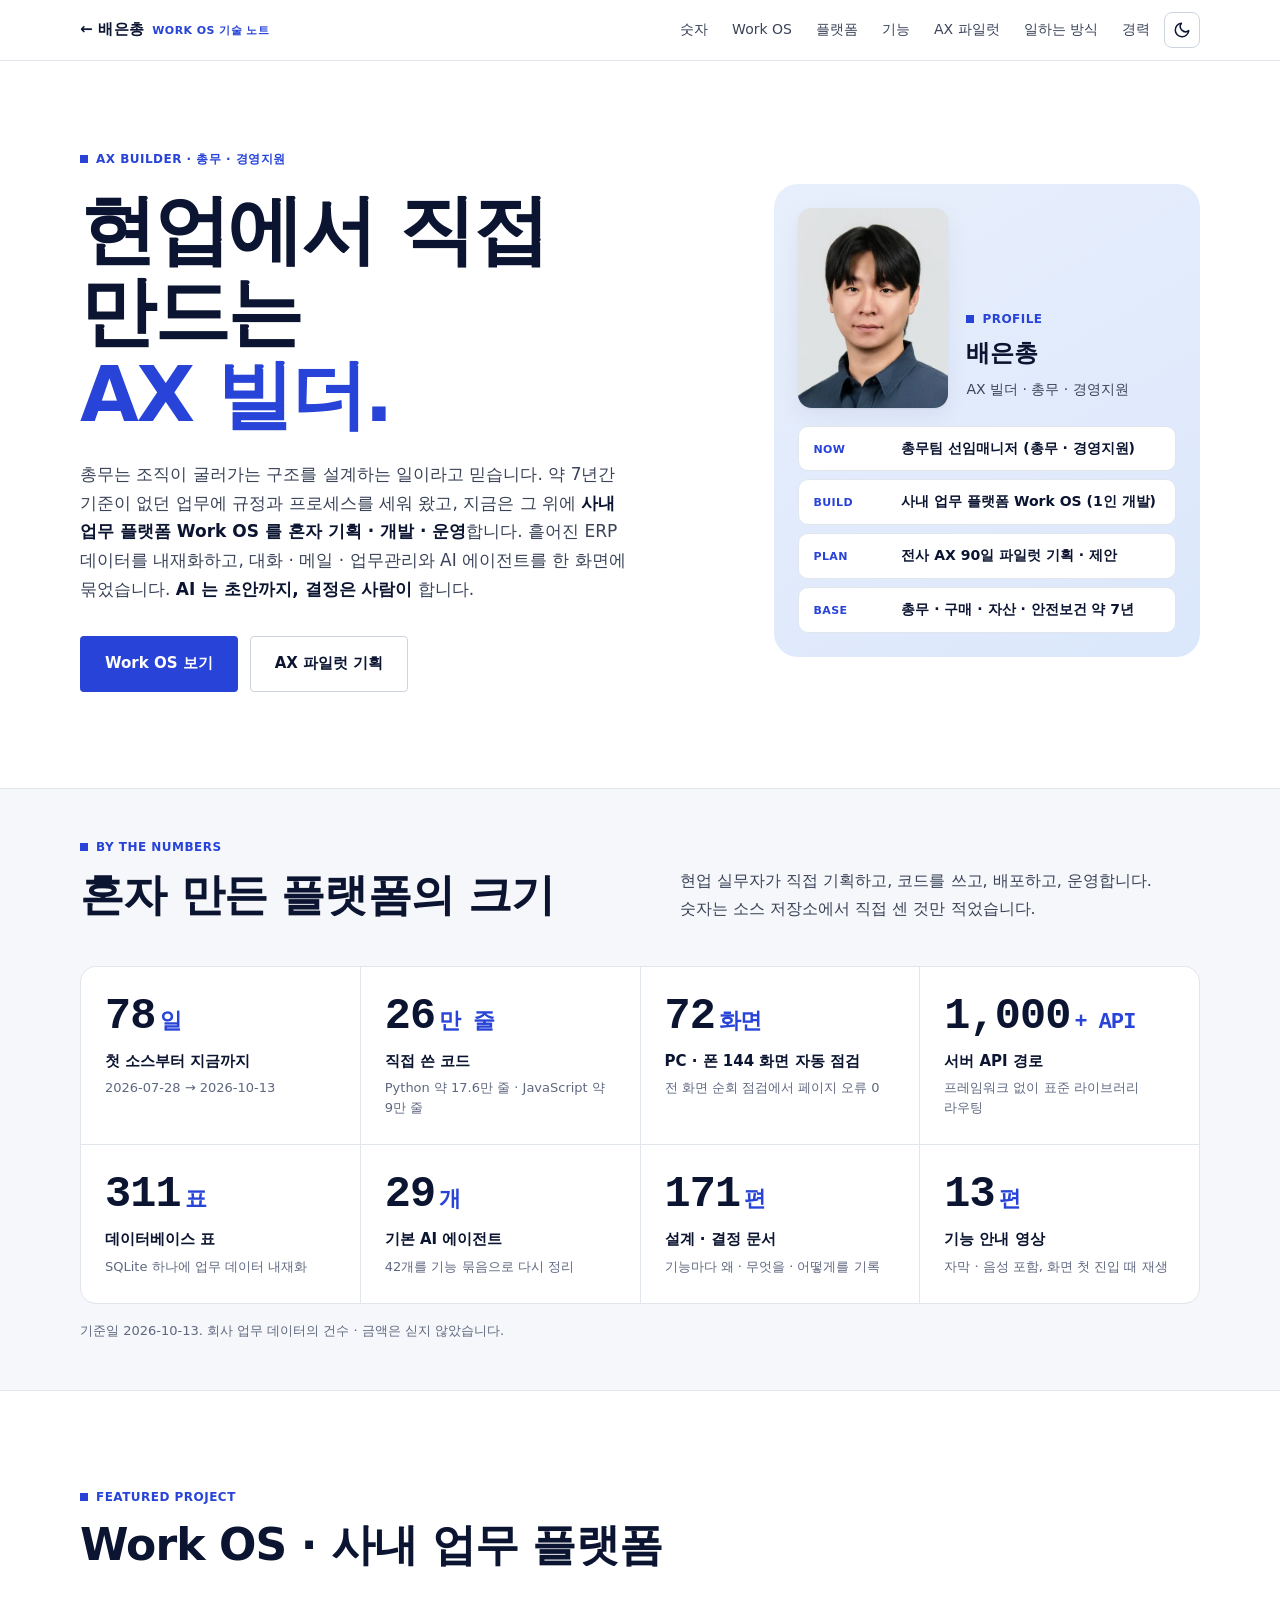
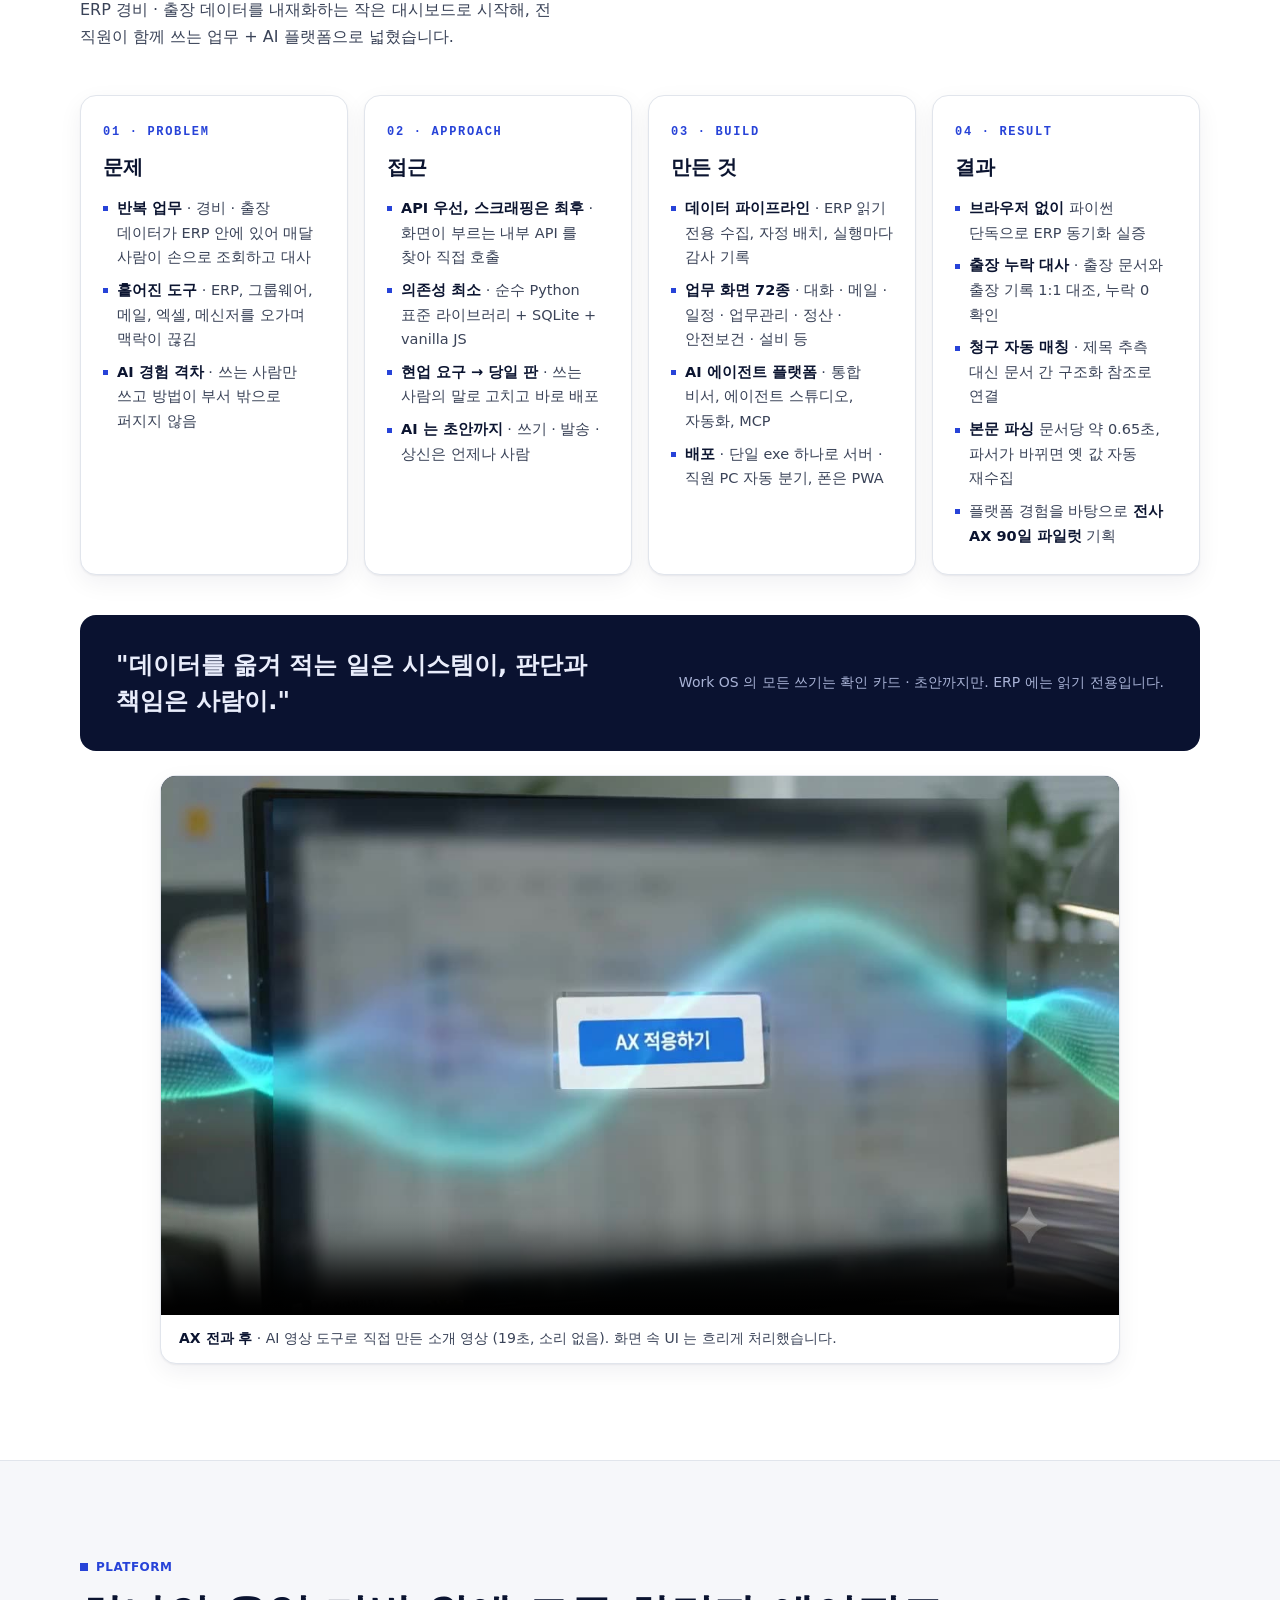
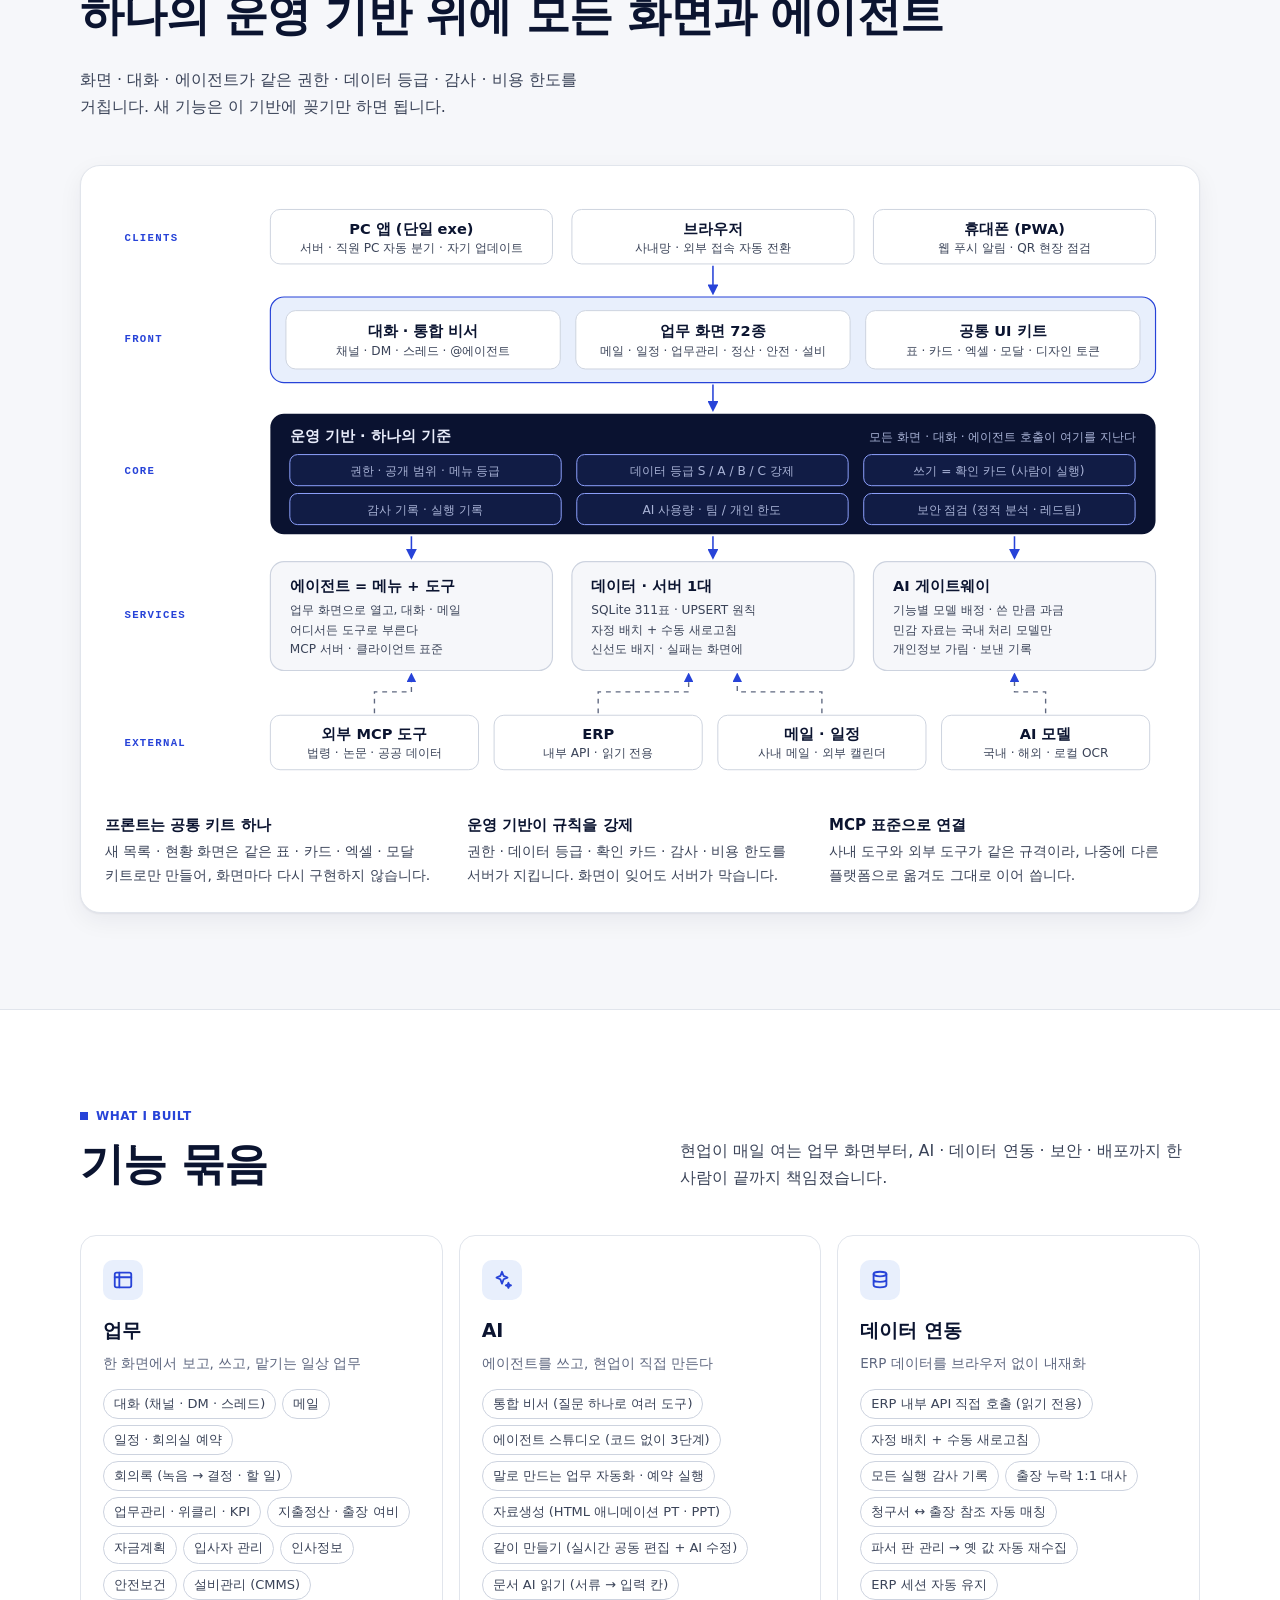
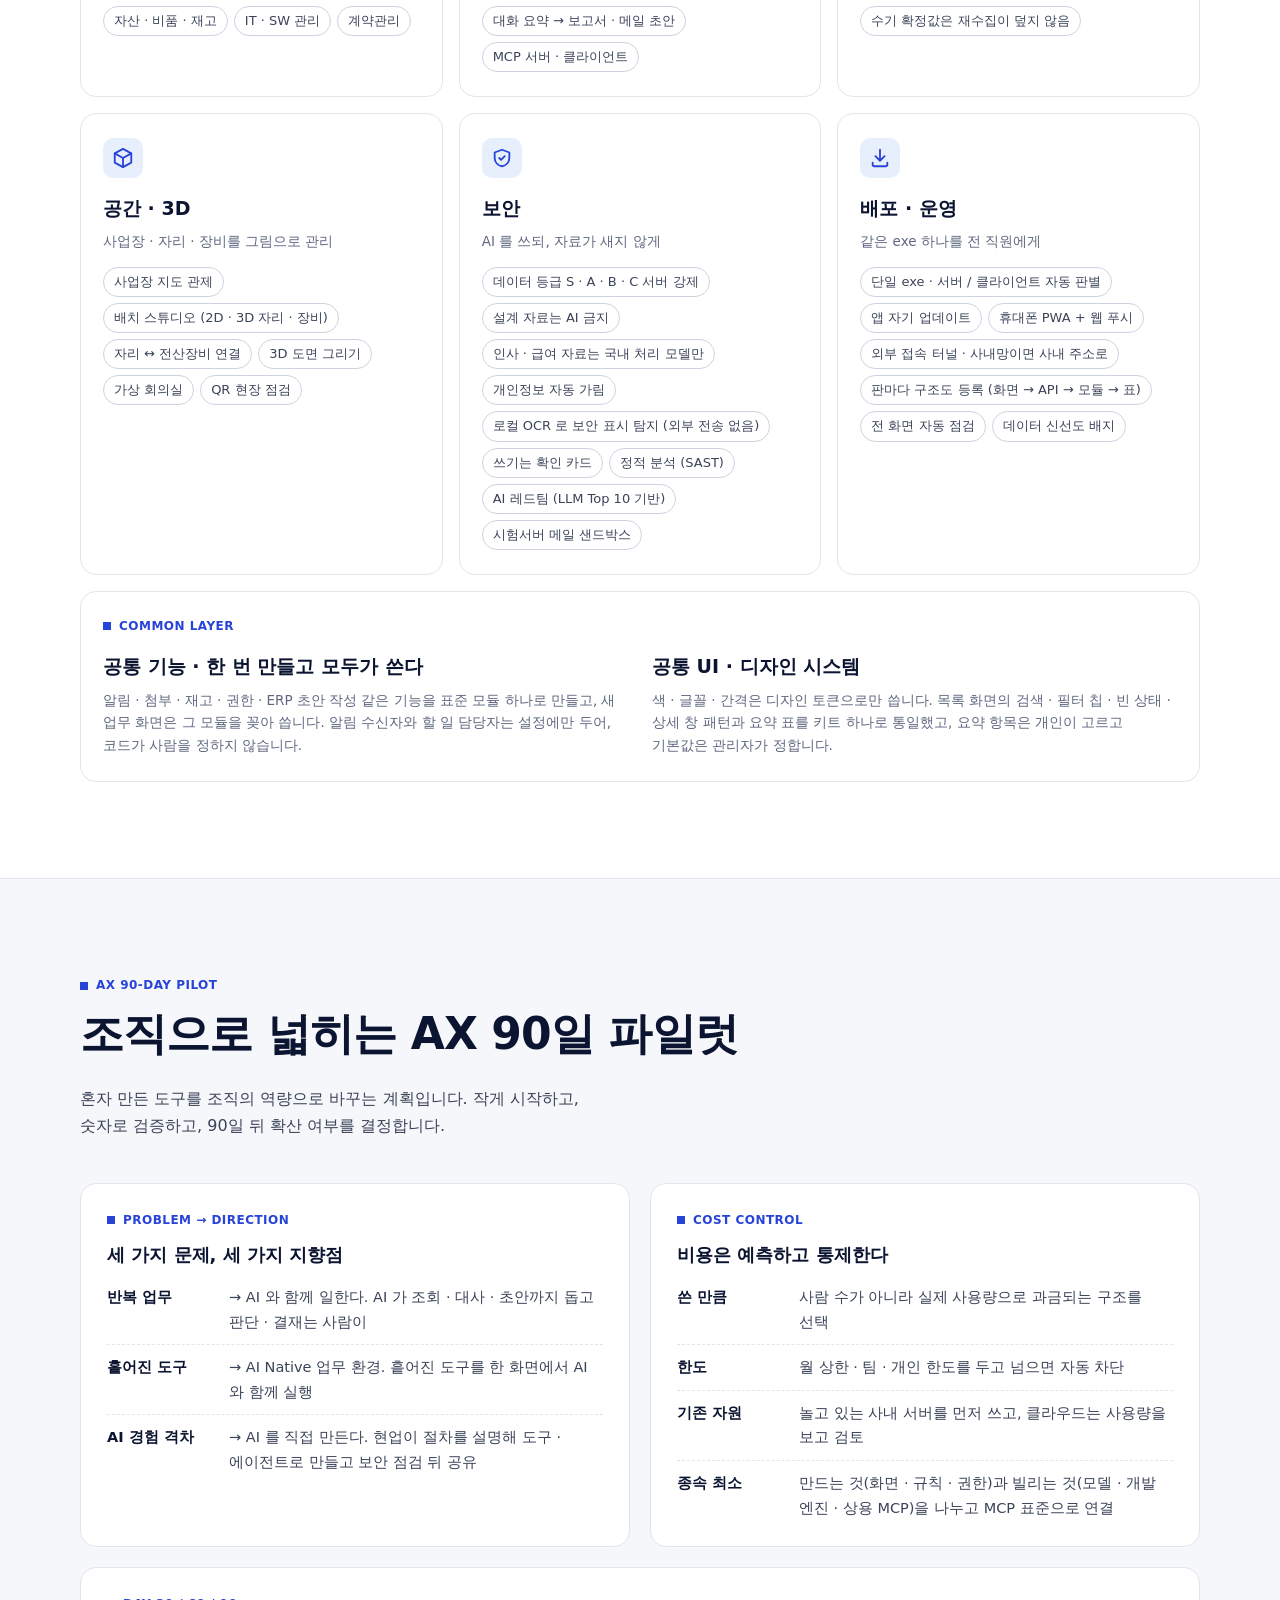
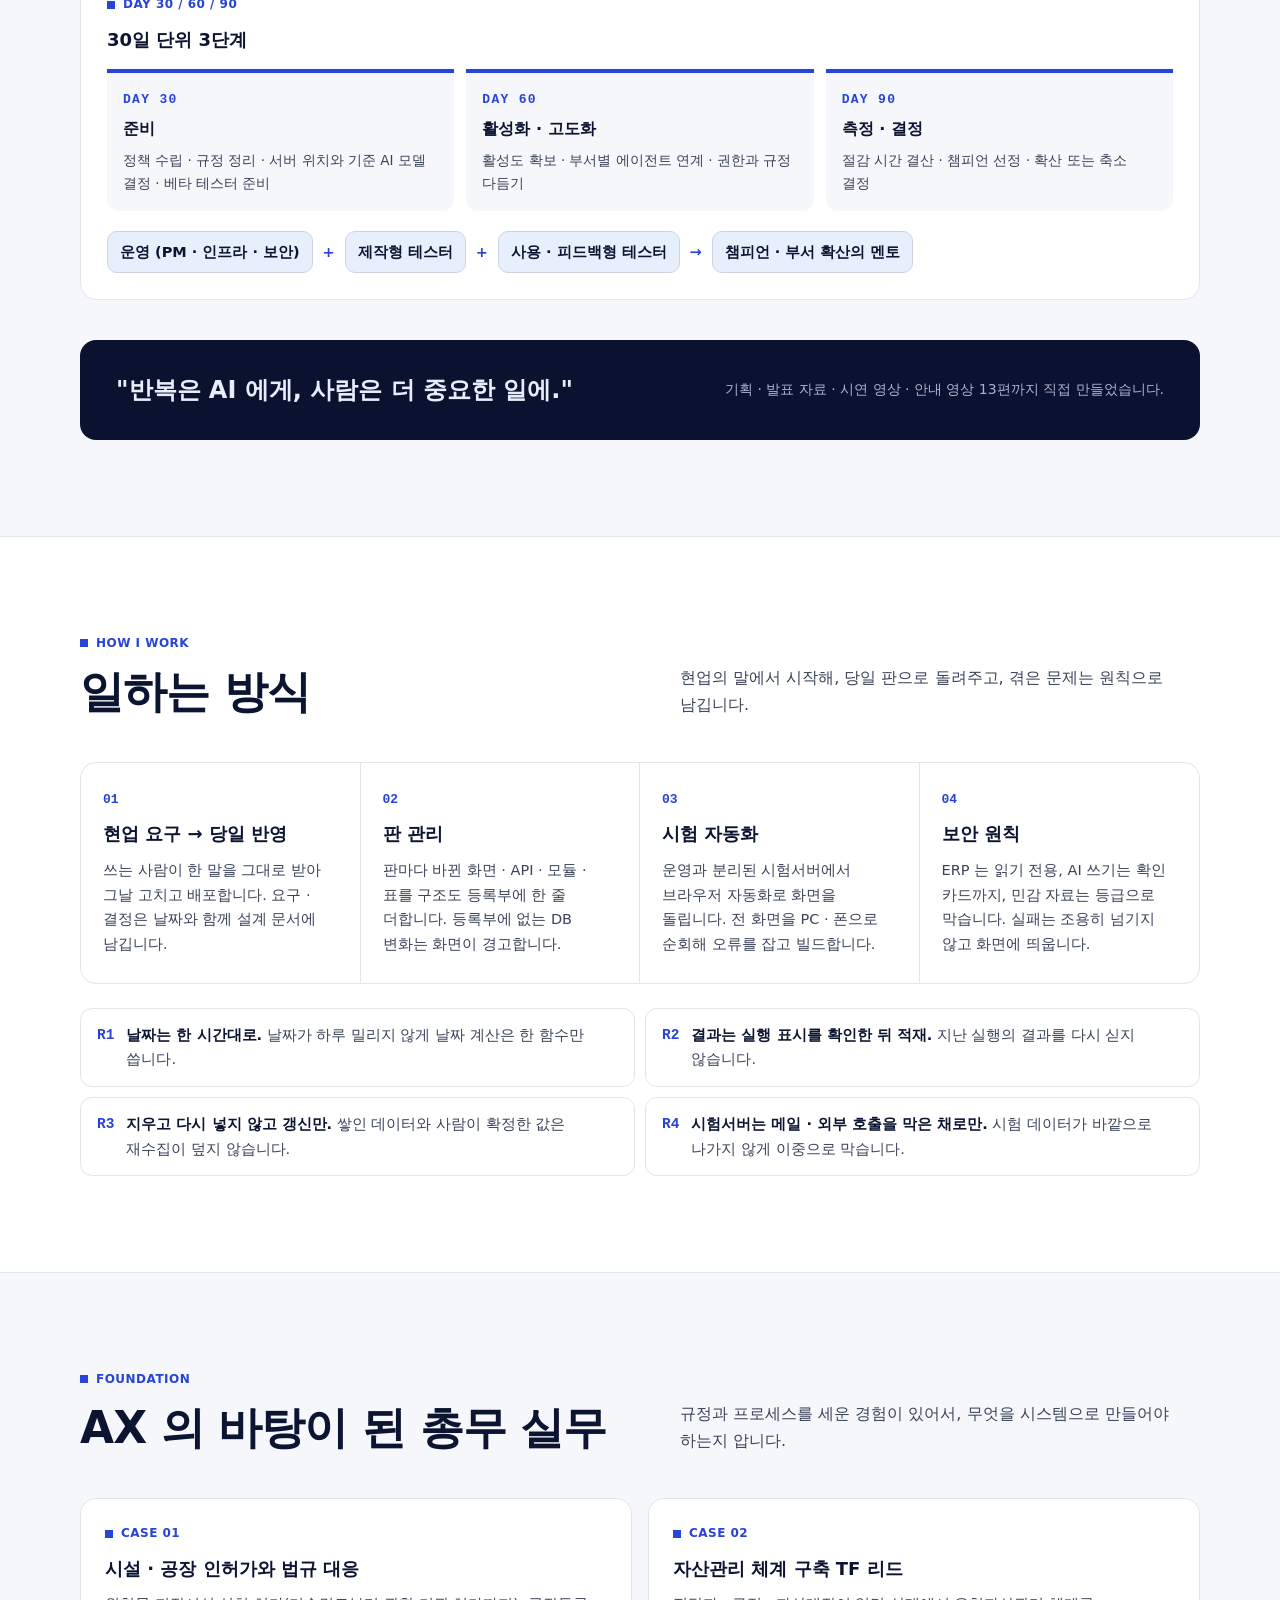
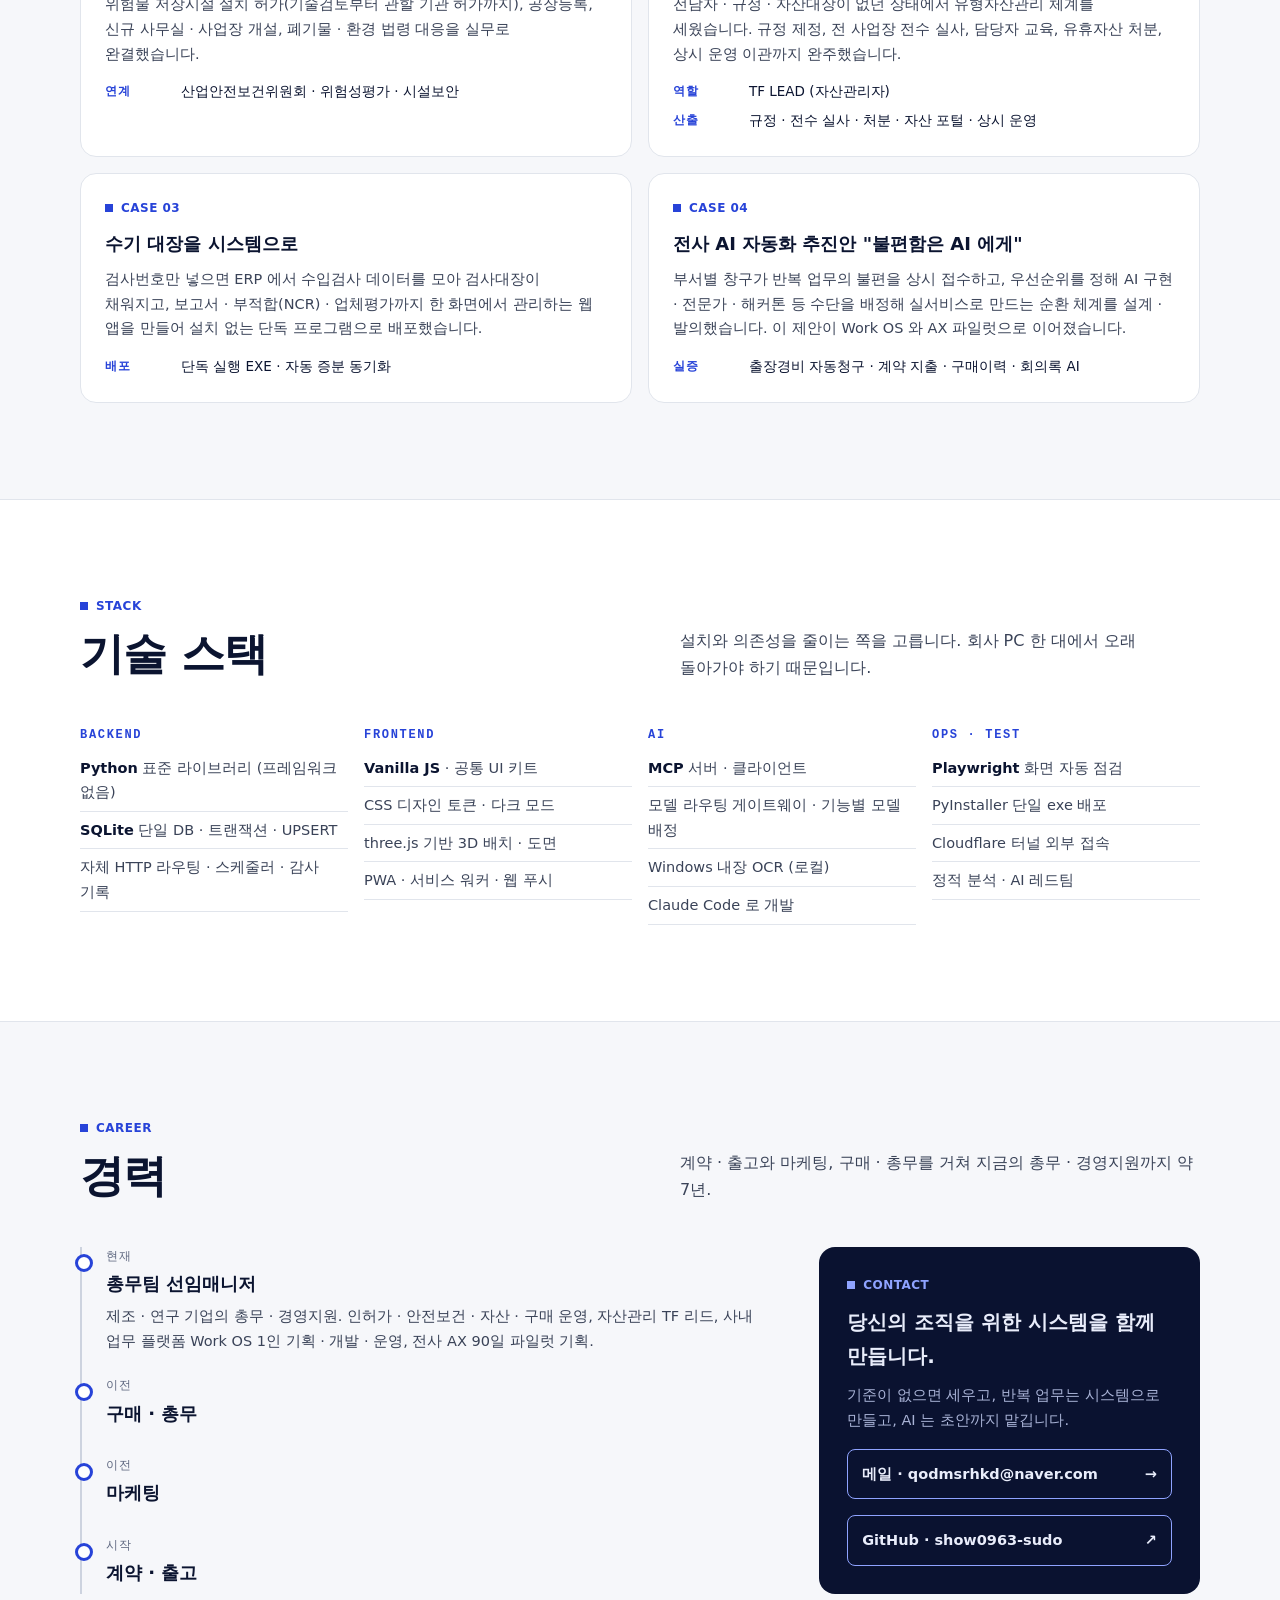
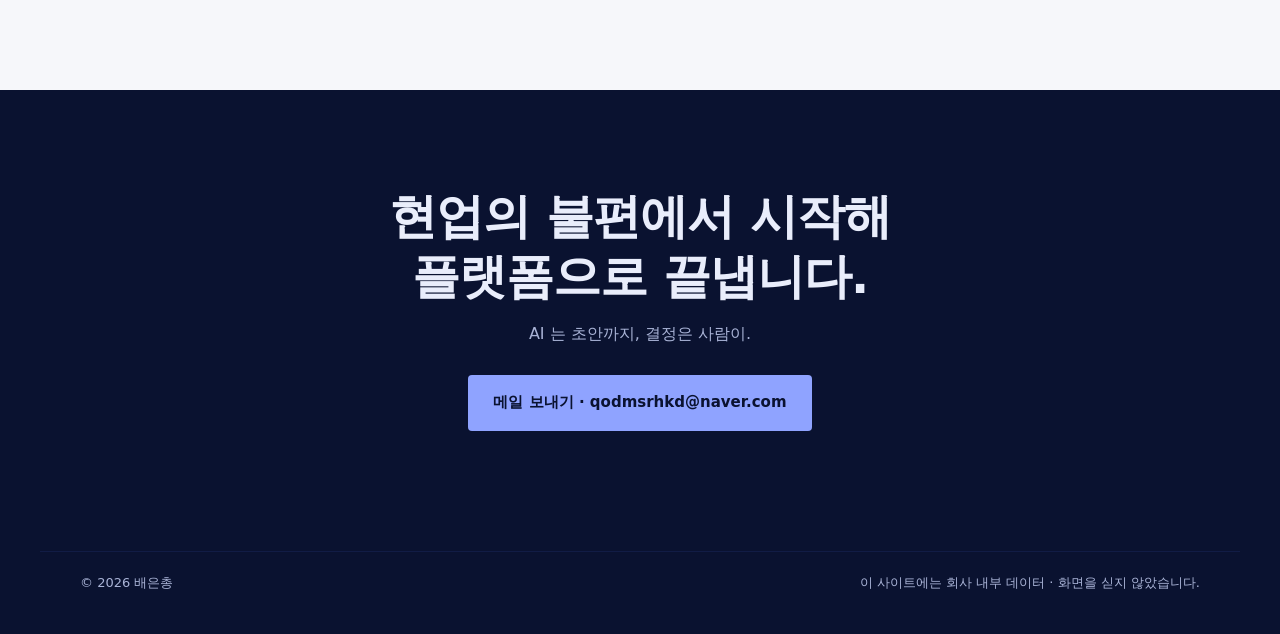
<file: portfolio_v3/tech.html>
<!DOCTYPE html>
<html lang="ko">
<head>
<meta charset="UTF-8">
<meta name="viewport" content="width=device-width, initial-scale=1.0">
<meta name="robots" content="noindex, nofollow">
<title>Work OS 기술 노트</title>
<meta name="description" content="현업에서 직접 만드는 AX 빌더 배은총. 총무 실무 위에 사내 업무 플랫폼 Work OS 를 혼자 기획 · 개발 · 운영했습니다.">
<meta name="theme-color" content="#2743d8">
<link rel="icon" href="assets/favicon.svg" type="image/svg+xml">
<link rel="stylesheet" href="assets/style.css">
<script>
// 첫 그림 전에 저장된 테마를 적용(깜빡임 방지)
try { var t = localStorage.getItem("pf_theme"); if (t === "light" || t === "dark") document.documentElement.setAttribute("data-theme", t); } catch (e) {}
</script>
</head>
<body>
<a class="skip" href="#main">본문으로 건너뛰기</a>

<header class="topbar">
  <div class="in">
    <a class="brand" href="index.html">← 배은총<small>WORK OS 기술 노트</small></a>
    <nav class="nav" aria-label="구역">
      <a href="#numbers">숫자</a>
      <a href="#workspace">Work OS</a>
      <a href="#platform">플랫폼</a>
      <a href="#features" class="opt">기능</a>
      <a href="#pilot">AX 파일럿</a>
      <a href="#way" class="opt">일하는 방식</a>
      <a href="#career">경력</a>
      <button class="theme-btn" id="themeBtn" type="button" aria-label="어두운 화면으로 바꾸기">
        <svg class="moon" viewBox="0 0 24 24" fill="none" stroke="currentColor" stroke-width="2" stroke-linecap="round" stroke-linejoin="round" aria-hidden="true"><path d="M21 12.8A9 9 0 1 1 11.2 3a7 7 0 0 0 9.8 9.8z"/></svg>
        <svg class="sun" viewBox="0 0 24 24" fill="none" stroke="currentColor" stroke-width="2" stroke-linecap="round" aria-hidden="true" style="display:none"><circle cx="12" cy="12" r="4.5"/><path d="M12 2v2M12 20v2M4.9 4.9l1.4 1.4M17.7 17.7l1.4 1.4M2 12h2M20 12h2M4.9 19.1l1.4-1.4M17.7 6.3l1.4-1.4"/></svg>
      </button>
    </nav>
  </div>
</header>

<main id="main">

<!-- ================= HERO ================= -->
<div class="hero" id="top">
  <div class="wrap">
    <div class="grid">
      <div>
        <div class="mlabel">AX BUILDER · 총무 · 경영지원</div>
        <h1>현업에서 직접 만드는<br><span class="b">AX 빌더.</span></h1>
        <p class="lead">
          총무는 조직이 굴러가는 구조를 설계하는 일이라고 믿습니다. 약 7년간 기준이 없던 업무에 규정과 프로세스를 세워 왔고,
          지금은 그 위에 <b>사내 업무 플랫폼 Work OS 를 혼자 기획 · 개발 · 운영</b>합니다.
          흩어진 ERP 데이터를 내재화하고, 대화 · 메일 · 업무관리와 AI 에이전트를 한 화면에 묶었습니다.
          <b>AI 는 초안까지, 결정은 사람이</b> 합니다.
        </p>
        <div class="cta-row">
          <a class="btn pri" href="#workspace">Work OS 보기</a>
          <a class="btn sec" href="#pilot">AX 파일럿 기획</a>
        </div>
      </div>
      <div class="hero-vis">
        <div class="id">
          <picture>
            <source srcset="assets/profile.webp" type="image/webp">
            <img class="photo" src="assets/profile.jpg" width="360" height="480" alt="배은총 프로필 사진">
          </picture>
          <div class="who">
            <div class="mlabel">PROFILE</div>
            <b>배은총</b>
            <span>AX 빌더 · 총무 · 경영지원</span>
          </div>
        </div>
        <div class="rows">
          <div class="row"><span class="k">NOW</span><span class="v">총무팀 선임매니저 (총무 · 경영지원)</span></div>
          <div class="row"><span class="k">BUILD</span><span class="v">사내 업무 플랫폼 Work OS (1인 개발)</span></div>
          <div class="row"><span class="k">PLAN</span><span class="v">전사 AX 90일 파일럿 기획 · 제안</span></div>
          <div class="row"><span class="k">BASE</span><span class="v">총무 · 구매 · 자산 · 안전보건 약 7년</span></div>
        </div>
      </div>
    </div>
  </div>
</div>

<!-- ================= NUMBERS ================= -->
<section id="numbers" class="alt" aria-labelledby="h-numbers">
  <div class="wrap">
    <div class="sec-head">
      <div>
        <div class="mlabel">BY THE NUMBERS</div>
        <h2 id="h-numbers">혼자 만든 플랫폼의 크기</h2>
      </div>
      <p>현업 실무자가 직접 기획하고, 코드를 쓰고, 배포하고, 운영합니다. 숫자는 소스 저장소에서 직접 센 것만 적었습니다.</p>
    </div>
    <div class="stats">
      <div class="stat"><div class="n num">78<small>일</small></div><div class="t">첫 소스부터 지금까지</div><div class="d">2026-07-28 → 2026-10-13</div></div>
      <div class="stat"><div class="n num">26<small>만 줄</small></div><div class="t">직접 쓴 코드</div><div class="d">Python 약 17.6만 줄 · JavaScript 약 9만 줄</div></div>
      <div class="stat"><div class="n num">72<small>화면</small></div><div class="t">PC · 폰 144 화면 자동 점검</div><div class="d">전 화면 순회 점검에서 페이지 오류 0</div></div>
      <div class="stat"><div class="n num">1,000<small>+ API</small></div><div class="t">서버 API 경로</div><div class="d">프레임워크 없이 표준 라이브러리 라우팅</div></div>
      <div class="stat"><div class="n num">311<small>표</small></div><div class="t">데이터베이스 표</div><div class="d">SQLite 하나에 업무 데이터 내재화</div></div>
      <div class="stat"><div class="n num">29<small>개</small></div><div class="t">기본 AI 에이전트</div><div class="d">42개를 기능 묶음으로 다시 정리</div></div>
      <div class="stat"><div class="n num">171<small>편</small></div><div class="t">설계 · 결정 문서</div><div class="d">기능마다 왜 · 무엇을 · 어떻게를 기록</div></div>
      <div class="stat"><div class="n num">13<small>편</small></div><div class="t">기능 안내 영상</div><div class="d">자막 · 음성 포함, 화면 첫 진입 때 재생</div></div>
    </div>
    <p class="note">기준일 2026-10-13. 회사 업무 데이터의 건수 · 금액은 싣지 않았습니다.</p>
  </div>
</section>

<!-- ================= WORKSPACE CASE ================= -->
<section id="workspace" aria-labelledby="h-ws">
  <div class="wrap">
    <div class="sec-head">
      <div>
        <div class="mlabel">FEATURED PROJECT</div>
        <h2 id="h-ws">Work OS · 사내 업무 플랫폼</h2>
      </div>
      <p>ERP 경비 · 출장 데이터를 내재화하는 작은 대시보드로 시작해, 전 직원이 함께 쓰는 업무 + AI 플랫폼으로 넓혔습니다.</p>
    </div>
    <div class="flow">
      <article class="step">
        <div class="no">01 · PROBLEM</div>
        <h3>문제</h3>
        <ul>
          <li><b>반복 업무</b> · 경비 · 출장 데이터가 ERP 안에 있어 매달 사람이 손으로 조회하고 대사</li>
          <li><b>흩어진 도구</b> · ERP, 그룹웨어, 메일, 엑셀, 메신저를 오가며 맥락이 끊김</li>
          <li><b>AI 경험 격차</b> · 쓰는 사람만 쓰고 방법이 부서 밖으로 퍼지지 않음</li>
        </ul>
      </article>
      <article class="step">
        <div class="no">02 · APPROACH</div>
        <h3>접근</h3>
        <ul>
          <li><b>API 우선, 스크래핑은 최후</b> · 화면이 부르는 내부 API 를 찾아 직접 호출</li>
          <li><b>의존성 최소</b> · 순수 Python 표준 라이브러리 + SQLite + vanilla JS</li>
          <li><b>현업 요구 → 당일 판</b> · 쓰는 사람의 말로 고치고 바로 배포</li>
          <li><b>AI 는 초안까지</b> · 쓰기 · 발송 · 상신은 언제나 사람</li>
        </ul>
      </article>
      <article class="step">
        <div class="no">03 · BUILD</div>
        <h3>만든 것</h3>
        <ul>
          <li><b>데이터 파이프라인</b> · ERP 읽기 전용 수집, 자정 배치, 실행마다 감사 기록</li>
          <li><b>업무 화면 72종</b> · 대화 · 메일 · 일정 · 업무관리 · 정산 · 안전보건 · 설비 등</li>
          <li><b>AI 에이전트 플랫폼</b> · 통합 비서, 에이전트 스튜디오, 자동화, MCP</li>
          <li><b>배포</b> · 단일 exe 하나로 서버 · 직원 PC 자동 분기, 폰은 PWA</li>
        </ul>
      </article>
      <article class="step">
        <div class="no">04 · RESULT</div>
        <h3>결과</h3>
        <ul>
          <li><b>브라우저 없이</b> 파이썬 단독으로 ERP 동기화 실증</li>
          <li><b>출장 누락 대사</b> · 출장 문서와 출장 기록 1:1 대조, 누락 0 확인</li>
          <li><b>청구 자동 매칭</b> · 제목 추측 대신 문서 간 구조화 참조로 연결</li>
          <li><b>본문 파싱</b> 문서당 약 0.65초, 파서가 바뀌면 옛 값 자동 재수집</li>
          <li>플랫폼 경험을 바탕으로 <b>전사 AX 90일 파일럿</b> 기획</li>
        </ul>
      </article>
    </div>
    <div class="band">
      <p>"데이터를 옮겨 적는 일은 시스템이, 판단과 책임은 사람이."</p>
      <span>Work OS 의 모든 쓰기는 확인 카드 · 초안까지만. ERP 에는 읽기 전용입니다.</span>
    </div>
    <figure class="clip">
      <video src="assets/workspace_ax.mp4" poster="assets/workspace_ax_poster.jpg" autoplay muted loop playsinline preload="metadata" width="1280" height="720" aria-label="AX 전과 후를 보여 주는 소개 영상. 서류에 묻혀 있던 직원이 AX 적용 뒤 태블릿과 화면 위 요약으로 일하고 퇴근하는 장면"></video>
      <figcaption><b>AX 전과 후</b> · AI 영상 도구로 직접 만든 소개 영상 (19초, 소리 없음). 화면 속 UI 는 흐리게 처리했습니다.</figcaption>
    </figure>
  </div>
</section>

<!-- ================= PLATFORM ================= -->
<section id="platform" class="alt" aria-labelledby="h-platform">
  <div class="wrap">
    <div class="sec-head">
      <div>
        <div class="mlabel">PLATFORM</div>
        <h2 id="h-platform">하나의 운영 기반 위에 모든 화면과 에이전트</h2>
      </div>
      <p>화면 · 대화 · 에이전트가 같은 권한 · 데이터 등급 · 감사 · 비용 한도를 거칩니다. 새 기능은 이 기반에 꽂기만 하면 됩니다.</p>
    </div>
    <figure class="arch">
      <svg class="arch-desktop" viewBox="0 0 1100 620" role="img" aria-labelledby="archT archD">
        <title id="archT">Work OS 플랫폼 구조</title>
        <desc id="archD">사용자 접점(PC 앱, 브라우저, 휴대폰)에서 프론트(대화, 업무 화면, 공통 UI 키트)를 거쳐 운영 기반(권한, 데이터 등급, 확인 카드, 감사, 비용 한도, 보안 점검)을 지나 에이전트, 데이터, AI 게이트웨이로 이어지고, 바깥의 MCP 도구, ERP, 메일 · 일정, AI 모델과 연결되는 구조.</desc>
        <defs>
          <marker id="ah" viewBox="0 0 10 10" refX="8" refY="5" markerWidth="7" markerHeight="7" orient="auto-start-reverse"><path class="s-arrow" d="M0 0L10 5L0 10z"/></marker>
        </defs>
        <!-- row labels -->
        <text class="s-m" x="20" y="52">CLIENTS</text>
        <text class="s-m" x="20" y="156">FRONT</text>
        <text class="s-m" x="20" y="292">CORE</text>
        <text class="s-m" x="20" y="440">SERVICES</text>
        <text class="s-m" x="20" y="572">EXTERNAL</text>
        <!-- row1 clients -->
        <rect class="s-chip" x="170" y="20" width="290" height="56" rx="10"/>
        <text class="s-t" x="315" y="45" text-anchor="middle">PC 앱 (단일 exe)</text>
        <text class="s-s" x="315" y="64" text-anchor="middle">서버 · 직원 PC 자동 분기 · 자기 업데이트</text>
        <rect class="s-chip" x="480" y="20" width="290" height="56" rx="10"/>
        <text class="s-t" x="625" y="45" text-anchor="middle">브라우저</text>
        <text class="s-s" x="625" y="64" text-anchor="middle">사내망 · 외부 접속 자동 전환</text>
        <rect class="s-chip" x="790" y="20" width="290" height="56" rx="10"/>
        <text class="s-t" x="935" y="45" text-anchor="middle">휴대폰 (PWA)</text>
        <text class="s-s" x="935" y="64" text-anchor="middle">웹 푸시 알림 · QR 현장 점검</text>
        <path class="s-line" d="M625 78 V106" marker-end="url(#ah)"/>
        <!-- row2 front -->
        <rect class="s-box2" x="170" y="110" width="910" height="88" rx="14"/>
        <rect class="s-chip" x="186" y="124" width="282" height="60" rx="10"/>
        <text class="s-t" x="327" y="150" text-anchor="middle">대화 · 통합 비서</text>
        <text class="s-s" x="327" y="170" text-anchor="middle">채널 · DM · 스레드 · @에이전트</text>
        <rect class="s-chip" x="484" y="124" width="282" height="60" rx="10"/>
        <text class="s-t" x="625" y="150" text-anchor="middle">업무 화면 72종</text>
        <text class="s-s" x="625" y="170" text-anchor="middle">메일 · 일정 · 업무관리 · 정산 · 안전 · 설비</text>
        <rect class="s-chip" x="782" y="124" width="282" height="60" rx="10"/>
        <text class="s-t" x="923" y="150" text-anchor="middle">공통 UI 키트</text>
        <text class="s-s" x="923" y="170" text-anchor="middle">표 · 카드 · 엑셀 · 모달 · 디자인 토큰</text>
        <path class="s-line" d="M625 200 V226" marker-end="url(#ah)"/>
        <!-- row3 core -->
        <rect class="s-core" x="170" y="230" width="910" height="124" rx="14"/>
        <text class="s-tw" x="190" y="258">운영 기반 · 하나의 기준</text>
        <text class="s-sw" x="1060" y="258" text-anchor="end">모든 화면 · 대화 · 에이전트 호출이 여기를 지난다</text>
        <g>
          <rect class="s-chip2" x="190" y="272" width="279" height="32" rx="8"/><text class="s-sw" x="329" y="293" text-anchor="middle">권한 · 공개 범위 · 메뉴 등급</text>
          <rect class="s-chip2" x="485" y="272" width="279" height="32" rx="8"/><text class="s-sw" x="624" y="293" text-anchor="middle">데이터 등급 S / A / B / C 강제</text>
          <rect class="s-chip2" x="780" y="272" width="279" height="32" rx="8"/><text class="s-sw" x="919" y="293" text-anchor="middle">쓰기 = 확인 카드 (사람이 실행)</text>
          <rect class="s-chip2" x="190" y="312" width="279" height="32" rx="8"/><text class="s-sw" x="329" y="333" text-anchor="middle">감사 기록 · 실행 기록</text>
          <rect class="s-chip2" x="485" y="312" width="279" height="32" rx="8"/><text class="s-sw" x="624" y="333" text-anchor="middle">AI 사용량 · 팀 / 개인 한도</text>
          <rect class="s-chip2" x="780" y="312" width="279" height="32" rx="8"/><text class="s-sw" x="919" y="333" text-anchor="middle">보안 점검 (정적 분석 · 레드팀)</text>
        </g>
        <path class="s-line" d="M315 356 V378" marker-end="url(#ah)"/>
        <path class="s-line" d="M625 356 V378" marker-end="url(#ah)"/>
        <path class="s-line" d="M935 356 V378" marker-end="url(#ah)"/>
        <!-- row4 services -->
        <rect class="s-box" x="170" y="382" width="290" height="112" rx="14"/>
        <text class="s-t" x="190" y="412">에이전트 = 메뉴 + 도구</text>
        <text class="s-s" x="190" y="436">업무 화면으로 열고, 대화 · 메일</text>
        <text class="s-s" x="190" y="456">어디서든 도구로 부른다</text>
        <text class="s-s" x="190" y="476">MCP 서버 · 클라이언트 표준</text>
        <rect class="s-box" x="480" y="382" width="290" height="112" rx="14"/>
        <text class="s-t" x="500" y="412">데이터 · 서버 1대</text>
        <text class="s-s" x="500" y="436">SQLite 311표 · UPSERT 원칙</text>
        <text class="s-s" x="500" y="456">자정 배치 + 수동 새로고침</text>
        <text class="s-s" x="500" y="476">신선도 배지 · 실패는 화면에</text>
        <rect class="s-box" x="790" y="382" width="290" height="112" rx="14"/>
        <text class="s-t" x="810" y="412">AI 게이트웨이</text>
        <text class="s-s" x="810" y="436">기능별 모델 배정 · 쓴 만큼 과금</text>
        <text class="s-s" x="810" y="456">민감 자료는 국내 처리 모델만</text>
        <text class="s-s" x="810" y="476">개인정보 가림 · 보낸 기록</text>
        <!-- row5 external -->
        <rect class="s-chip" x="170" y="540" width="214" height="56" rx="10"/>
        <text class="s-t" x="277" y="564" text-anchor="middle">외부 MCP 도구</text>
        <text class="s-s" x="277" y="583" text-anchor="middle">법령 · 논문 · 공공 데이터</text>
        <rect class="s-chip" x="400" y="540" width="214" height="56" rx="10"/>
        <text class="s-t" x="507" y="564" text-anchor="middle">ERP</text>
        <text class="s-s" x="507" y="583" text-anchor="middle">내부 API · 읽기 전용</text>
        <rect class="s-chip" x="630" y="540" width="214" height="56" rx="10"/>
        <text class="s-t" x="737" y="564" text-anchor="middle">메일 · 일정</text>
        <text class="s-s" x="737" y="583" text-anchor="middle">사내 메일 · 외부 캘린더</text>
        <rect class="s-chip" x="860" y="540" width="214" height="56" rx="10"/>
        <text class="s-t" x="967" y="564" text-anchor="middle">AI 모델</text>
        <text class="s-s" x="967" y="583" text-anchor="middle">국내 · 해외 · 로컬 OCR</text>
        <path class="s-dash" d="M277 538 V516 H315 V498" marker-end="url(#ah)"/>
        <path class="s-dash" d="M507 538 V516 H600 V498" marker-end="url(#ah)"/>
        <path class="s-dash" d="M737 538 V516 H650 V498" marker-end="url(#ah)"/>
        <path class="s-dash" d="M967 538 V516 H935 V498" marker-end="url(#ah)"/>
      </svg>

      <svg class="arch-mobile" viewBox="0 0 360 720" role="img" aria-labelledby="archTm">
        <title id="archTm">Work OS 플랫폼 구조 (세로)</title>
        <defs>
          <marker id="ahm" viewBox="0 0 10 10" refX="8" refY="5" markerWidth="7" markerHeight="7" orient="auto"><path class="s-arrow" d="M0 0L10 5L0 10z"/></marker>
        </defs>
        <text class="s-m" x="20" y="16">CLIENTS</text>
        <rect class="s-chip" x="20" y="24" width="320" height="50" rx="10"/>
        <text class="s-t" x="180" y="46" text-anchor="middle">PC 앱 · 브라우저 · 휴대폰</text>
        <text class="s-s" x="180" y="64" text-anchor="middle">단일 exe · 자동 전환 · PWA 푸시</text>
        <path class="s-line" d="M180 76 V96" marker-end="url(#ahm)"/>
        <text class="s-m" x="20" y="112">FRONT</text>
        <rect class="s-box2" x="20" y="120" width="320" height="58" rx="12"/>
        <text class="s-t" x="180" y="144" text-anchor="middle">대화 · 업무 화면 72종</text>
        <text class="s-s" x="180" y="164" text-anchor="middle">공통 UI 키트 · 디자인 토큰</text>
        <path class="s-line" d="M180 180 V200" marker-end="url(#ahm)"/>
        <text class="s-m" x="20" y="216">CORE</text>
        <rect class="s-core" x="20" y="224" width="320" height="168" rx="12"/>
        <text class="s-tw" x="36" y="250">운영 기반 · 하나의 기준</text>
        <rect class="s-chip2" x="36" y="264" width="140" height="32" rx="8"/><text class="s-sw" x="106" y="285" text-anchor="middle">권한 · 공개 범위</text>
        <rect class="s-chip2" x="184" y="264" width="140" height="32" rx="8"/><text class="s-sw" x="254" y="285" text-anchor="middle">데이터 등급 강제</text>
        <rect class="s-chip2" x="36" y="304" width="140" height="32" rx="8"/><text class="s-sw" x="106" y="325" text-anchor="middle">확인 카드</text>
        <rect class="s-chip2" x="184" y="304" width="140" height="32" rx="8"/><text class="s-sw" x="254" y="325" text-anchor="middle">감사 기록</text>
        <rect class="s-chip2" x="36" y="344" width="140" height="32" rx="8"/><text class="s-sw" x="106" y="365" text-anchor="middle">AI 사용 한도</text>
        <rect class="s-chip2" x="184" y="344" width="140" height="32" rx="8"/><text class="s-sw" x="254" y="365" text-anchor="middle">보안 점검</text>
        <path class="s-line" d="M180 394 V414" marker-end="url(#ahm)"/>
        <text class="s-m" x="20" y="430">SERVICES</text>
        <rect class="s-box" x="20" y="438" width="320" height="50" rx="10"/>
        <text class="s-t" x="36" y="460">에이전트 = 메뉴 + 도구</text>
        <text class="s-s" x="36" y="478">MCP 서버 · 클라이언트 표준</text>
        <rect class="s-box" x="20" y="496" width="320" height="50" rx="10"/>
        <text class="s-t" x="36" y="518">데이터 · 서버 1대</text>
        <text class="s-s" x="36" y="536">SQLite · 자정 배치 · 신선도 배지</text>
        <rect class="s-box" x="20" y="554" width="320" height="50" rx="10"/>
        <text class="s-t" x="36" y="576">AI 게이트웨이</text>
        <text class="s-s" x="36" y="594">모델 배정 · 국내 처리 · 개인정보 가림</text>
        <text class="s-m" x="20" y="630">EXTERNAL</text>
        <rect class="s-chip" x="20" y="638" width="154" height="34" rx="8"/><text class="s-s" x="97" y="660" text-anchor="middle">외부 MCP · 공공 데이터</text>
        <rect class="s-chip" x="186" y="638" width="154" height="34" rx="8"/><text class="s-s" x="263" y="660" text-anchor="middle">ERP (읽기 전용)</text>
        <rect class="s-chip" x="20" y="680" width="154" height="34" rx="8"/><text class="s-s" x="97" y="702" text-anchor="middle">메일 · 일정</text>
        <rect class="s-chip" x="186" y="680" width="154" height="34" rx="8"/><text class="s-s" x="263" y="702" text-anchor="middle">AI 모델 · 로컬 OCR</text>
      </svg>
      <figcaption class="arch-legend">
        <div><b>프론트는 공통 키트 하나</b>새 목록 · 현황 화면은 같은 표 · 카드 · 엑셀 · 모달 키트로만 만들어, 화면마다 다시 구현하지 않습니다.</div>
        <div><b>운영 기반이 규칙을 강제</b>권한 · 데이터 등급 · 확인 카드 · 감사 · 비용 한도를 서버가 지킵니다. 화면이 잊어도 서버가 막습니다.</div>
        <div><b>MCP 표준으로 연결</b>사내 도구와 외부 도구가 같은 규격이라, 나중에 다른 플랫폼으로 옮겨도 그대로 이어 씁니다.</div>
      </figcaption>
    </figure>
  </div>
</section>

<!-- ================= FEATURES ================= -->
<section id="features" aria-labelledby="h-features">
  <div class="wrap">
    <div class="sec-head">
      <div>
        <div class="mlabel">WHAT I BUILT</div>
        <h2 id="h-features">기능 묶음</h2>
      </div>
      <p>현업이 매일 여는 업무 화면부터, AI · 데이터 연동 · 보안 · 배포까지 한 사람이 끝까지 책임졌습니다.</p>
    </div>
    <div class="groups">
      <article class="grp">
        <div class="ic"><svg viewBox="0 0 24 24" fill="none" stroke="currentColor" stroke-width="2" stroke-linecap="round" stroke-linejoin="round" aria-hidden="true"><rect x="3" y="4" width="18" height="16" rx="2"/><path d="M3 9h18M8 4v16"/></svg></div>
        <h3>업무</h3>
        <p class="sub">한 화면에서 보고, 쓰고, 맡기는 일상 업무</p>
        <div class="tags">
          <span class="tag">대화 (채널 · DM · 스레드)</span><span class="tag">메일</span><span class="tag">일정 · 회의실 예약</span>
          <span class="tag">회의록 (녹음 → 결정 · 할 일)</span><span class="tag">업무관리 · 위클리 · KPI</span><span class="tag">지출정산 · 출장 여비</span>
          <span class="tag">자금계획</span><span class="tag">입사자 관리</span><span class="tag">인사정보</span><span class="tag">안전보건</span>
          <span class="tag">설비관리 (CMMS)</span><span class="tag">자산 · 비품 · 재고</span><span class="tag">IT · SW 관리</span><span class="tag">계약관리</span>
        </div>
      </article>
      <article class="grp">
        <div class="ic"><svg viewBox="0 0 24 24" fill="none" stroke="currentColor" stroke-width="2" stroke-linecap="round" stroke-linejoin="round" aria-hidden="true"><path d="M12 3l1.8 4.6L18 9.4l-4.2 1.8L12 16l-1.8-4.8L6 9.4l4.2-1.8z"/><path d="M19 15l.8 2 2 .8-2 .8-.8 2-.8-2-2-.8 2-.8z"/></svg></div>
        <h3>AI</h3>
        <p class="sub">에이전트를 쓰고, 현업이 직접 만든다</p>
        <div class="tags">
          <span class="tag">통합 비서 (질문 하나로 여러 도구)</span><span class="tag">에이전트 스튜디오 (코드 없이 3단계)</span>
          <span class="tag">말로 만드는 업무 자동화 · 예약 실행</span><span class="tag">자료생성 (HTML 애니메이션 PT · PPT)</span>
          <span class="tag">같이 만들기 (실시간 공동 편집 + AI 수정)</span><span class="tag">문서 AI 읽기 (서류 → 입력 칸)</span>
          <span class="tag">대화 요약 → 보고서 · 메일 초안</span><span class="tag">MCP 서버 · 클라이언트</span>
        </div>
      </article>
      <article class="grp">
        <div class="ic"><svg viewBox="0 0 24 24" fill="none" stroke="currentColor" stroke-width="2" stroke-linecap="round" stroke-linejoin="round" aria-hidden="true"><ellipse cx="12" cy="5.5" rx="7" ry="2.5"/><path d="M5 5.5v6c0 1.4 3.1 2.5 7 2.5s7-1.1 7-2.5v-6M5 11.5v6c0 1.4 3.1 2.5 7 2.5s7-1.1 7-2.5v-6"/></svg></div>
        <h3>데이터 연동</h3>
        <p class="sub">ERP 데이터를 브라우저 없이 내재화</p>
        <div class="tags">
          <span class="tag">ERP 내부 API 직접 호출 (읽기 전용)</span><span class="tag">자정 배치 + 수동 새로고침</span>
          <span class="tag">모든 실행 감사 기록</span><span class="tag">출장 누락 1:1 대사</span><span class="tag">청구서 ↔ 출장 참조 자동 매칭</span>
          <span class="tag">파서 판 관리 → 옛 값 자동 재수집</span><span class="tag">ERP 세션 자동 유지</span><span class="tag">수기 확정값은 재수집이 덮지 않음</span>
        </div>
      </article>
      <article class="grp">
        <div class="ic"><svg viewBox="0 0 24 24" fill="none" stroke="currentColor" stroke-width="2" stroke-linecap="round" stroke-linejoin="round" aria-hidden="true"><path d="M12 2l9 5v10l-9 5-9-5V7z"/><path d="M12 22V12M21 7l-9 5-9-5"/></svg></div>
        <h3>공간 · 3D</h3>
        <p class="sub">사업장 · 자리 · 장비를 그림으로 관리</p>
        <div class="tags">
          <span class="tag">사업장 지도 관제</span><span class="tag">배치 스튜디오 (2D · 3D 자리 · 장비)</span>
          <span class="tag">자리 ↔ 전산장비 연결</span><span class="tag">3D 도면 그리기</span><span class="tag">가상 회의실</span><span class="tag">QR 현장 점검</span>
        </div>
      </article>
      <article class="grp">
        <div class="ic"><svg viewBox="0 0 24 24" fill="none" stroke="currentColor" stroke-width="2" stroke-linecap="round" stroke-linejoin="round" aria-hidden="true"><path d="M12 3l8 3v6c0 4.6-3.4 8.4-8 9-4.6-.6-8-4.4-8-9V6z"/><path d="M9 12l2 2 4-4"/></svg></div>
        <h3>보안</h3>
        <p class="sub">AI 를 쓰되, 자료가 새지 않게</p>
        <div class="tags">
          <span class="tag">데이터 등급 S · A · B · C 서버 강제</span><span class="tag">설계 자료는 AI 금지</span>
          <span class="tag">인사 · 급여 자료는 국내 처리 모델만</span><span class="tag">개인정보 자동 가림</span>
          <span class="tag">로컬 OCR 로 보안 표시 탐지 (외부 전송 없음)</span><span class="tag">쓰기는 확인 카드</span>
          <span class="tag">정적 분석 (SAST)</span><span class="tag">AI 레드팀 (LLM Top 10 기반)</span><span class="tag">시험서버 메일 샌드박스</span>
        </div>
      </article>
      <article class="grp">
        <div class="ic"><svg viewBox="0 0 24 24" fill="none" stroke="currentColor" stroke-width="2" stroke-linecap="round" stroke-linejoin="round" aria-hidden="true"><path d="M12 3v12M7 10l5 5 5-5"/><path d="M4 17v2a2 2 0 0 0 2 2h12a2 2 0 0 0 2-2v-2"/></svg></div>
        <h3>배포 · 운영</h3>
        <p class="sub">같은 exe 하나를 전 직원에게</p>
        <div class="tags">
          <span class="tag">단일 exe · 서버 / 클라이언트 자동 판별</span><span class="tag">앱 자기 업데이트</span>
          <span class="tag">휴대폰 PWA + 웹 푸시</span><span class="tag">외부 접속 터널 · 사내망이면 사내 주소로</span>
          <span class="tag">판마다 구조도 등록 (화면 → API → 모듈 → 표)</span><span class="tag">전 화면 자동 점검</span><span class="tag">데이터 신선도 배지</span>
        </div>
      </article>
      <article class="grp wide">
        <div class="mlabel">COMMON LAYER</div>
        <div class="cols">
          <div>
            <h3>공통 기능 · 한 번 만들고 모두가 쓴다</h3>
            <p class="sub" style="margin-bottom:0">알림 · 첨부 · 재고 · 권한 · ERP 초안 작성 같은 기능을 표준 모듈 하나로 만들고, 새 업무 화면은 그 모듈을 꽂아 씁니다. 알림 수신자와 할 일 담당자는 설정에만 두어, 코드가 사람을 정하지 않습니다.</p>
          </div>
          <div>
            <h3>공통 UI · 디자인 시스템</h3>
            <p class="sub" style="margin-bottom:0">색 · 글꼴 · 간격은 디자인 토큰으로만 씁니다. 목록 화면의 검색 · 필터 칩 · 빈 상태 · 상세 창 패턴과 요약 표를 키트 하나로 통일했고, 요약 항목은 개인이 고르고 기본값은 관리자가 정합니다.</p>
          </div>
        </div>
      </article>
    </div>
  </div>
</section>

<!-- ================= PILOT ================= -->
<section id="pilot" class="alt" aria-labelledby="h-pilot">
  <div class="wrap">
    <div class="sec-head">
      <div>
        <div class="mlabel">AX 90-DAY PILOT</div>
        <h2 id="h-pilot">조직으로 넓히는 AX 90일 파일럿</h2>
      </div>
      <p>혼자 만든 도구를 조직의 역량으로 바꾸는 계획입니다. 작게 시작하고, 숫자로 검증하고, 90일 뒤 확산 여부를 결정합니다.</p>
    </div>
    <div class="pilot">
      <div class="panel">
        <div class="mlabel">PROBLEM → DIRECTION</div>
        <h3>세 가지 문제, 세 가지 지향점</h3>
        <div class="three">
          <div><b>반복 업무</b><span>→ AI 와 함께 일한다. AI 가 조회 · 대사 · 초안까지 돕고 판단 · 결재는 사람이</span></div>
          <div><b>흩어진 도구</b><span>→ AI Native 업무 환경. 흩어진 도구를 한 화면에서 AI 와 함께 실행</span></div>
          <div><b>AI 경험 격차</b><span>→ AI 를 직접 만든다. 현업이 절차를 설명해 도구 · 에이전트로 만들고 보안 점검 뒤 공유</span></div>
        </div>
      </div>
      <div class="panel">
        <div class="mlabel">COST CONTROL</div>
        <h3>비용은 예측하고 통제한다</h3>
        <div class="three">
          <div><b>쓴 만큼</b><span>사람 수가 아니라 실제 사용량으로 과금되는 구조를 선택</span></div>
          <div><b>한도</b><span>월 상한 · 팀 · 개인 한도를 두고 넘으면 자동 차단</span></div>
          <div><b>기존 자원</b><span>놀고 있는 사내 서버를 먼저 쓰고, 클라우드는 사용량을 보고 검토</span></div>
          <div><b>종속 최소</b><span>만드는 것(화면 · 규칙 · 권한)과 빌리는 것(모델 · 개발 엔진 · 상용 MCP)을 나누고 MCP 표준으로 연결</span></div>
        </div>
      </div>
      <div class="panel full">
        <div class="mlabel">DAY 30 / 60 / 90</div>
        <h3>30일 단위 3단계</h3>
        <div class="timeline">
          <div class="day"><div class="d">DAY 30</div><b>준비</b><p>정책 수립 · 규정 정리 · 서버 위치와 기준 AI 모델 결정 · 베타 테스터 준비</p></div>
          <div class="day"><div class="d">DAY 60</div><b>활성화 · 고도화</b><p>활성도 확보 · 부서별 에이전트 연계 · 권한과 규정 다듬기</p></div>
          <div class="day"><div class="d">DAY 90</div><b>측정 · 결정</b><p>절감 시간 결산 · 챔피언 선정 · 확산 또는 축소 결정</p></div>
        </div>
        <div class="people" style="margin-top:20px" aria-label="사람 구성">
          <span class="pill">운영 (PM · 인프라 · 보안)</span><span class="ar">+</span>
          <span class="pill">제작형 테스터</span><span class="ar">+</span>
          <span class="pill">사용 · 피드백형 테스터</span><span class="ar">→</span>
          <span class="pill">챔피언 · 부서 확산의 멘토</span>
        </div>
      </div>
    </div>
    <div class="band">
      <p>"반복은 AI 에게, 사람은 더 중요한 일에."</p>
      <span>기획 · 발표 자료 · 시연 영상 · 안내 영상 13편까지 직접 만들었습니다.</span>
    </div>
  </div>
</section>

<!-- ================= WAY OF WORKING ================= -->
<section id="way" aria-labelledby="h-way">
  <div class="wrap">
    <div class="sec-head">
      <div>
        <div class="mlabel">HOW I WORK</div>
        <h2 id="h-way">일하는 방식</h2>
      </div>
      <p>현업의 말에서 시작해, 당일 판으로 돌려주고, 겪은 문제는 원칙으로 남깁니다.</p>
    </div>
    <div class="ways">
      <div class="way"><div class="no">01</div><h3>현업 요구 → 당일 반영</h3><p>쓰는 사람이 한 말을 그대로 받아 그날 고치고 배포합니다. 요구 · 결정은 날짜와 함께 설계 문서에 남깁니다.</p></div>
      <div class="way"><div class="no">02</div><h3>판 관리</h3><p>판마다 바뀐 화면 · API · 모듈 · 표를 구조도 등록부에 한 줄 더합니다. 등록부에 없는 DB 변화는 화면이 경고합니다.</p></div>
      <div class="way"><div class="no">03</div><h3>시험 자동화</h3><p>운영과 분리된 시험서버에서 브라우저 자동화로 화면을 돌립니다. 전 화면을 PC · 폰으로 순회해 오류를 잡고 빌드합니다.</p></div>
      <div class="way"><div class="no">04</div><h3>보안 원칙</h3><p>ERP 는 읽기 전용, AI 쓰기는 확인 카드까지, 민감 자료는 등급으로 막습니다. 실패는 조용히 넘기지 않고 화면에 띄웁니다.</p></div>
    </div>
    <div class="rules" aria-label="운영 원칙">
      <div class="rule"><span class="k">R1</span><span><b>날짜는 한 시간대로.</b> 날짜가 하루 밀리지 않게 날짜 계산은 한 함수만 씁니다.</span></div>
      <div class="rule"><span class="k">R2</span><span><b>결과는 실행 표시를 확인한 뒤 적재.</b> 지난 실행의 결과를 다시 싣지 않습니다.</span></div>
      <div class="rule"><span class="k">R3</span><span><b>지우고 다시 넣지 않고 갱신만.</b> 쌓인 데이터와 사람이 확정한 값은 재수집이 덮지 않습니다.</span></div>
      <div class="rule"><span class="k">R4</span><span><b>시험서버는 메일 · 외부 호출을 막은 채로만.</b> 시험 데이터가 바깥으로 나가지 않게 이중으로 막습니다.</span></div>
    </div>
  </div>
</section>

<!-- ================= EARLIER CASES ================= -->
<section id="cases" class="alt" aria-labelledby="h-cases">
  <div class="wrap">
    <div class="sec-head">
      <div>
        <div class="mlabel">FOUNDATION</div>
        <h2 id="h-cases">AX 의 바탕이 된 총무 실무</h2>
      </div>
      <p>규정과 프로세스를 세운 경험이 있어서, 무엇을 시스템으로 만들어야 하는지 압니다.</p>
    </div>
    <div class="cases">
      <article class="case">
        <div class="mlabel">CASE 01</div>
        <h3>시설 · 공장 인허가와 법규 대응</h3>
        <p>위험물 저장시설 설치 허가(기술검토부터 관할 기관 허가까지), 공장등록, 신규 사무실 · 사업장 개설, 폐기물 · 환경 법령 대응을 실무로 완결했습니다.</p>
        <dl><dt>연계</dt><dd>산업안전보건위원회 · 위험성평가 · 시설보안</dd></dl>
      </article>
      <article class="case">
        <div class="mlabel">CASE 02</div>
        <h3>자산관리 체계 구축 TF 리드</h3>
        <p>전담자 · 규정 · 자산대장이 없던 상태에서 유형자산관리 체계를 세웠습니다. 규정 제정, 전 사업장 전수 실사, 담당자 교육, 유휴자산 처분, 상시 운영 이관까지 완주했습니다.</p>
        <dl><dt>역할</dt><dd>TF LEAD (자산관리자)</dd><dt>산출</dt><dd>규정 · 전수 실사 · 처분 · 자산 포털 · 상시 운영</dd></dl>
      </article>
      <article class="case">
        <div class="mlabel">CASE 03</div>
        <h3>수기 대장을 시스템으로</h3>
        <p>검사번호만 넣으면 ERP 에서 수입검사 데이터를 모아 검사대장이 채워지고, 보고서 · 부적합(NCR) · 업체평가까지 한 화면에서 관리하는 웹 앱을 만들어 설치 없는 단독 프로그램으로 배포했습니다.</p>
        <dl><dt>배포</dt><dd>단독 실행 EXE · 자동 증분 동기화</dd></dl>
      </article>
      <article class="case">
        <div class="mlabel">CASE 04</div>
        <h3>전사 AI 자동화 추진안 "불편함은 AI 에게"</h3>
        <p>부서별 창구가 반복 업무의 불편을 상시 접수하고, 우선순위를 정해 AI 구현 · 전문가 · 해커톤 등 수단을 배정해 실서비스로 만드는 순환 체계를 설계 · 발의했습니다. 이 제안이 Work OS 와 AX 파일럿으로 이어졌습니다.</p>
        <dl><dt>실증</dt><dd>출장경비 자동청구 · 계약 지출 · 구매이력 · 회의록 AI</dd></dl>
      </article>
    </div>
  </div>
</section>

<!-- ================= STACK ================= -->
<section id="stack" aria-labelledby="h-stack">
  <div class="wrap">
    <div class="sec-head">
      <div>
        <div class="mlabel">STACK</div>
        <h2 id="h-stack">기술 스택</h2>
      </div>
      <p>설치와 의존성을 줄이는 쪽을 고릅니다. 회사 PC 한 대에서 오래 돌아가야 하기 때문입니다.</p>
    </div>
    <div class="stack">
      <div class="stk"><h3>Backend</h3><ul><li><b>Python</b> 표준 라이브러리 (프레임워크 없음)</li><li><b>SQLite</b> 단일 DB · 트랜잭션 · UPSERT</li><li>자체 HTTP 라우팅 · 스케줄러 · 감사 기록</li></ul></div>
      <div class="stk"><h3>Frontend</h3><ul><li><b>Vanilla JS</b> · 공통 UI 키트</li><li>CSS 디자인 토큰 · 다크 모드</li><li>three.js 기반 3D 배치 · 도면</li><li>PWA · 서비스 워커 · 웹 푸시</li></ul></div>
      <div class="stk"><h3>AI</h3><ul><li><b>MCP</b> 서버 · 클라이언트</li><li>모델 라우팅 게이트웨이 · 기능별 모델 배정</li><li>Windows 내장 OCR (로컬)</li><li>Claude Code 로 개발</li></ul></div>
      <div class="stk"><h3>Ops · Test</h3><ul><li><b>Playwright</b> 화면 자동 점검</li><li>PyInstaller 단일 exe 배포</li><li>Cloudflare 터널 외부 접속</li><li>정적 분석 · AI 레드팀</li></ul></div>
    </div>
  </div>
</section>

<!-- ================= CAREER ================= -->
<section id="career" class="alt" aria-labelledby="h-career">
  <div class="wrap">
    <div class="sec-head">
      <div>
        <div class="mlabel">CAREER</div>
        <h2 id="h-career">경력</h2>
      </div>
      <p>계약 · 출고와 마케팅, 구매 · 총무를 거쳐 지금의 총무 · 경영지원까지 약 7년.</p>
    </div>
    <div class="career">
      <ol class="tl">
        <li>
          <div class="when">현재</div>
          <h3>총무팀 선임매니저</h3>
          <p>제조 · 연구 기업의 총무 · 경영지원. 인허가 · 안전보건 · 자산 · 구매 운영, 자산관리 TF 리드, 사내 업무 플랫폼 Work OS 1인 기획 · 개발 · 운영, 전사 AX 90일 파일럿 기획.</p>
        </li>
        <li>
          <div class="when">이전</div>
          <h3>구매 · 총무</h3>
        </li>
        <li>
          <div class="when">이전</div>
          <h3>마케팅</h3>
        </li>
        <li>
          <div class="when">시작</div>
          <h3>계약 · 출고</h3>
        </li>
      </ol>
      <aside class="contact">
        <div class="mlabel">CONTACT</div>
        <h3>당신의 조직을 위한 시스템을 함께 만듭니다.</h3>
        <p>기준이 없으면 세우고, 반복 업무는 시스템으로 만들고, AI 는 초안까지 맡깁니다.</p>
        <a class="link" href="mailto:qodmsrhkd@naver.com">메일 · qodmsrhkd@naver.com <span aria-hidden="true">→</span></a>
        <a class="link" href="https://github.com/show0963-sudo" rel="noopener">GitHub · show0963-sudo <span aria-hidden="true">↗</span></a>
      </aside>
    </div>
  </div>
</section>

<section class="closing" aria-label="마무리">
  <div class="wrap">
    <h2>현업의 불편에서 시작해<br>플랫폼으로 끝냅니다.</h2>
    <p>AI 는 초안까지, 결정은 사람이.</p>
    <a class="btn pri closing-mail" href="mailto:qodmsrhkd@naver.com">메일 보내기 · qodmsrhkd@naver.com</a>
  </div>
</section>
</main>

<footer>
  <div class="wrap">
    <span>© 2026 배은총</span>
    <span>이 사이트에는 회사 내부 데이터 · 화면을 싣지 않았습니다.</span>
  </div>
</footer>
<script src="assets/main.js"></script>
</body>
</html>
</file>
<file: portfolio_v3/assets/style.css>
/* 배은총 포트폴리오 v2 - 색은 모두 :root 토큰으로만 쓴다 */
:root{
  --ink:#0b1430; --body:#3a4358; --muted:#5f6880;
  --blue:#2743d8; --blue-deep:#1b2fae; --blue-ink:#ffffff;
  --sky:#e8effc; --sky-2:#dbe7fb;
  --paper:#ffffff; --paper-2:#f6f7fa; --card:#ffffff; --line:#e1e5ec; --line-2:#cdd3df;
  --navy:#0a1230; --navy-2:#111c45; --on-navy:#e9edfb; --on-navy-muted:#a9b3d6; --navy-accent:#8fa3ff;
  --ok:#0f7a4b; --warn:#9a5b00;
  --shadow:0 1px 2px rgba(11,20,48,.06),0 8px 24px rgba(11,20,48,.06);
  --sans:"Pretendard","Pretendard Variable","Apple SD Gothic Neo","Malgun Gothic","맑은 고딕",system-ui,-apple-system,"Segoe UI",sans-serif;
  --mono:ui-monospace,"SFMono-Regular","Cascadia Mono","Consolas","D2Coding",monospace;
  color-scheme:light;
}
@media (prefers-color-scheme:dark){
  :root:not([data-theme="light"]){
    --ink:#eef1fa; --body:#c3c9da; --muted:#98a1b8;
    --blue:#8fa3ff; --blue-deep:#b3c1ff; --blue-ink:#0a1230;
    --sky:#18224a; --sky-2:#1d2a5a;
    --paper:#0b1022; --paper-2:#10172e; --card:#131b34; --line:#26304f; --line-2:#36426a;
    --navy:#060a18; --navy-2:#0d1430; --on-navy:#e9edfb; --on-navy-muted:#a9b3d6; --navy-accent:#8fa3ff;
    --ok:#5fd39b; --warn:#f0b35a;
    --shadow:0 1px 2px rgba(0,0,0,.3),0 8px 24px rgba(0,0,0,.25);
    color-scheme:dark;
  }
}
:root[data-theme="dark"]{
  --ink:#eef1fa; --body:#c3c9da; --muted:#98a1b8;
  --blue:#8fa3ff; --blue-deep:#b3c1ff; --blue-ink:#0a1230;
  --sky:#18224a; --sky-2:#1d2a5a;
  --paper:#0b1022; --paper-2:#10172e; --card:#131b34; --line:#26304f; --line-2:#36426a;
  --navy:#060a18; --navy-2:#0d1430; --on-navy:#e9edfb; --on-navy-muted:#a9b3d6; --navy-accent:#8fa3ff;
  --ok:#5fd39b; --warn:#f0b35a;
  --shadow:0 1px 2px rgba(0,0,0,.3),0 8px 24px rgba(0,0,0,.25);
  color-scheme:dark;
}

*{box-sizing:border-box;margin:0;padding:0}
html{scroll-behavior:smooth;-webkit-text-size-adjust:100%}
@media (prefers-reduced-motion:reduce){html{scroll-behavior:auto}*{transition:none!important;animation:none!important}}
body{background:var(--paper);color:var(--ink);font-family:var(--sans);line-height:1.7;-webkit-font-smoothing:antialiased;word-break:keep-all;overflow-wrap:break-word}
a{color:inherit}
img{max-width:100%;display:block}
.wrap{max-width:1200px;margin:0 auto;padding:0 40px}
@media (max-width:700px){.wrap{padding:0 16px}}
.skip{position:absolute;left:-999px;top:8px;background:var(--blue);color:var(--blue-ink);padding:8px 14px;z-index:99}
.skip:focus{left:8px}
:focus-visible{outline:3px solid var(--blue);outline-offset:3px}

.mlabel{font-family:var(--mono);font-size:12px;letter-spacing:.16em;color:var(--blue);font-weight:700;text-transform:uppercase;display:flex;align-items:center;gap:8px}
.mlabel::before{content:"";width:8px;height:8px;background:currentColor;display:inline-block;flex:none}
.num{font-family:var(--mono);font-variant-numeric:tabular-nums}

/* top bar */
.topbar{position:sticky;top:0;z-index:50;background:var(--paper);background:color-mix(in srgb,var(--paper) 92%,transparent);backdrop-filter:blur(8px);border-bottom:1px solid var(--line)}
.topbar .in{max-width:1200px;margin:0 auto;padding:12px 40px;display:flex;align-items:center;justify-content:space-between;gap:16px}
.brand{font-weight:900;font-size:15px;letter-spacing:.02em;text-decoration:none;white-space:nowrap}
.brand small{font-family:var(--mono);font-weight:700;font-size:11px;letter-spacing:.14em;color:var(--blue);margin-left:8px}
.nav{display:flex;gap:4px;align-items:center}
.nav a{font-size:14px;color:var(--body);text-decoration:none;padding:6px 10px;border-radius:8px}
.nav a:hover{background:var(--sky);color:var(--ink)}
.nav a[aria-current="true"]{color:var(--blue);font-weight:700}
.theme-btn{border:1px solid var(--line-2);background:var(--card);color:var(--ink);border-radius:8px;width:36px;height:36px;display:inline-grid;place-items:center;cursor:pointer;flex:none}
.theme-btn svg{width:18px;height:18px}
@media (max-width:900px){.nav a.opt{display:none}}
@media (max-width:700px){.topbar .in{padding:10px 16px}.nav a{display:none}.brand small{display:none}}

/* hero */
.hero{padding:88px 0 96px}
.hero .grid{display:grid;grid-template-columns:minmax(0,1.2fr) minmax(0,.8fr);gap:56px;align-items:center}
.hero h1{font-size:clamp(40px,6.4vw,76px);line-height:1.08;font-weight:900;letter-spacing:-.03em;margin:20px 0 24px}
.hero h1 .b{color:var(--blue)}
.lead{font-size:17px;color:var(--body);max-width:560px}
.lead b{color:var(--ink)}
.cta-row{display:flex;flex-wrap:wrap;gap:12px;margin-top:32px}
.btn{display:inline-flex;align-items:center;gap:8px;font-weight:800;font-size:15px;padding:14px 24px;text-decoration:none;border-radius:4px;border:1px solid transparent}
.btn.pri{background:var(--blue);color:var(--blue-ink)}
.btn.pri:hover{background:var(--blue-deep)}
.btn.sec{border-color:var(--line-2);color:var(--ink);background:var(--card)}
.btn.sec:hover{border-color:var(--blue)}
.hero-vis{background:linear-gradient(150deg,var(--sky),var(--sky-2));border-radius:24px;padding:24px;align-self:center;position:relative;overflow:hidden}
.hero-vis .id{display:flex;align-items:flex-end;gap:18px}
.hero-vis .id picture{flex:none;display:block}
.hero-vis .photo{width:150px;height:auto;aspect-ratio:3/4;object-fit:cover;border-radius:14px;background:var(--paper-2);flex:none;box-shadow:var(--shadow)}
.hero-vis .who{display:grid;gap:4px;padding-bottom:6px;min-width:0}
.hero-vis .who b{font-size:24px;font-weight:900;letter-spacing:-.01em;color:var(--ink)}
.hero-vis .who span{font-size:14px;color:var(--body)}
.hero-vis .rows{margin-top:18px;display:grid;gap:8px}
.row{display:flex;gap:12px;align-items:baseline;background:var(--card);border:1px solid var(--line);border-radius:10px;padding:10px 14px;font-size:14px}
.row .k{font-family:var(--mono);font-size:11px;letter-spacing:.12em;color:var(--blue);font-weight:700;flex:none;width:76px}
.row .v{color:var(--ink);font-weight:600;min-width:0}
@media (max-width:900px){.hero{padding:56px 0 64px}.hero .grid{grid-template-columns:1fr;gap:36px}.hero-vis{max-width:460px}}

/* sections */
section{padding:96px 0;border-top:1px solid var(--line)}
section.alt{background:var(--paper-2)}
.sec-head{display:flex;justify-content:space-between;align-items:flex-end;gap:24px;margin-bottom:44px;flex-wrap:wrap}
.sec-head h2{font-size:clamp(28px,4vw,44px);line-height:1.2;font-weight:900;letter-spacing:-.02em;margin-top:12px}
.sec-head p{color:var(--body);max-width:520px;font-size:16px}
@media (max-width:700px){section{padding:64px 0}.sec-head{margin-bottom:28px}}

/* stats */
.stats{display:grid;grid-template-columns:repeat(4,minmax(0,1fr));gap:1px;background:var(--line);border:1px solid var(--line);border-radius:16px;overflow:hidden}
.stat{background:var(--card);padding:26px 24px}
.stat .n{font-family:var(--mono);font-size:clamp(30px,3.4vw,44px);font-weight:800;color:var(--ink);letter-spacing:-.02em;line-height:1.1}
.stat .n small{font-size:.5em;font-weight:700;color:var(--blue);margin-left:4px}
.stat .t{font-weight:800;margin-top:8px;font-size:15px}
.stat .d{color:var(--muted);font-size:13px;margin-top:4px;line-height:1.55}
.note{color:var(--muted);font-size:13px;margin-top:16px}
@media (max-width:900px){.stats{grid-template-columns:repeat(2,minmax(0,1fr))}}
@media (max-width:420px){.stat{padding:20px 16px}}

/* case flow */
.flow{display:grid;grid-template-columns:repeat(4,minmax(0,1fr));gap:16px}
.step{background:var(--card);border:1px solid var(--line);border-radius:16px;padding:26px 22px;position:relative;box-shadow:var(--shadow)}
.step .no{font-family:var(--mono);font-size:12px;font-weight:800;letter-spacing:.14em;color:var(--blue)}
.step h3{font-size:20px;font-weight:900;margin:8px 0 12px;letter-spacing:-.01em}
.step ul{list-style:none;display:grid;gap:8px}
.step li{font-size:14.5px;color:var(--body);padding-left:14px;position:relative}
.step li::before{content:"";position:absolute;left:0;top:.72em;width:5px;height:5px;background:var(--blue)}
.step li b{color:var(--ink)}
@media (max-width:1000px){.flow{grid-template-columns:repeat(2,minmax(0,1fr))}}
@media (max-width:620px){.flow{grid-template-columns:1fr}}

/* quote band */
.band{margin-top:40px;background:var(--navy);color:var(--on-navy);border-radius:16px;padding:32px 36px;display:grid;grid-template-columns:minmax(0,1fr) auto;gap:24px;align-items:center}
.band p{font-size:clamp(18px,2.2vw,24px);font-weight:800;line-height:1.5}
.band span{color:var(--on-navy-muted);font-size:14px}
@media (max-width:700px){.band{grid-template-columns:1fr;padding:24px 20px}}

/* architecture */
.arch{background:var(--card);border:1px solid var(--line);border-radius:20px;padding:24px;box-shadow:var(--shadow)}
.arch svg{width:100%;height:auto;display:block}
.arch-legend{display:grid;grid-template-columns:repeat(3,minmax(0,1fr));gap:16px;margin-top:20px}
.arch-legend div{font-size:14px;color:var(--body)}
.arch-legend b{display:block;color:var(--ink);font-size:15px;margin-bottom:2px}
.arch svg.arch-mobile{display:none}
@media (max-width:760px){.arch svg.arch-desktop{display:none}.arch svg.arch-mobile{display:block;max-width:440px;margin:0 auto}.arch{padding:16px}.arch-legend{grid-template-columns:1fr}}
/* svg tokens */
.s-box{fill:var(--paper-2);stroke:var(--line-2);stroke-width:1.2}
.s-box2{fill:var(--sky);stroke:var(--blue);stroke-width:1.2}
.s-core{fill:var(--navy);stroke:none}
.s-chip{fill:var(--card);stroke:var(--line-2);stroke-width:1}
.s-chip2{fill:var(--navy-2);stroke:var(--navy-accent);stroke-width:1}
.s-t{fill:var(--ink);font-family:var(--sans);font-size:15px;font-weight:800}
.s-s{fill:var(--body);font-family:var(--sans);font-size:12.5px}
.s-m{fill:var(--blue);font-family:var(--mono);font-size:11px;font-weight:700;letter-spacing:.12em}
.s-tw{fill:var(--on-navy);font-family:var(--sans);font-size:15px;font-weight:800}
.s-sw{fill:var(--on-navy-muted);font-family:var(--sans);font-size:12.5px}
.s-mw{fill:var(--navy-accent);font-family:var(--mono);font-size:11px;font-weight:700;letter-spacing:.12em}
.s-line{stroke:var(--blue);stroke-width:1.6;fill:none}
.s-dash{stroke:var(--muted);stroke-width:1.4;fill:none;stroke-dasharray:5 5}
.s-arrow{fill:var(--blue)}

/* feature cards */
.groups{display:grid;grid-template-columns:repeat(3,minmax(0,1fr));gap:16px}
.grp{background:var(--card);border:1px solid var(--line);border-radius:16px;padding:24px 22px}
.grp .ic{width:40px;height:40px;border-radius:10px;background:var(--sky);color:var(--blue);display:grid;place-items:center}
.grp .ic svg{width:22px;height:22px}
.grp h3{font-size:19px;font-weight:900;margin:14px 0 6px}
.grp .sub{color:var(--muted);font-size:13.5px;margin-bottom:14px}
.tags{display:flex;flex-wrap:wrap;gap:6px}
.tag{font-size:13px;border:1px solid var(--line-2);border-radius:999px;padding:3px 10px;color:var(--body);background:var(--paper)}
.grp.wide{grid-column:span 3}
.grp.wide .cols{display:grid;grid-template-columns:repeat(2,minmax(0,1fr));gap:24px}
@media (max-width:1000px){.groups{grid-template-columns:repeat(2,minmax(0,1fr))}.grp.wide{grid-column:span 2}}
@media (max-width:620px){.groups{grid-template-columns:1fr}.grp.wide{grid-column:auto}.grp.wide .cols{grid-template-columns:1fr}}

/* pilot */
.pilot{display:grid;grid-template-columns:minmax(0,1fr) minmax(0,1fr);gap:20px}
.panel{background:var(--card);border:1px solid var(--line);border-radius:16px;padding:26px}
.panel h3{font-size:18px;font-weight:900;margin:10px 0 14px}
.three{display:grid;gap:10px}
.three div{display:grid;grid-template-columns:110px minmax(0,1fr);gap:12px;font-size:14.5px;color:var(--body);padding-bottom:10px;border-bottom:1px dashed var(--line)}
.three div:last-child{border-bottom:0;padding-bottom:0}
.three b{color:var(--ink)}
.timeline{display:grid;grid-template-columns:repeat(3,minmax(0,1fr));gap:12px}
.day{border-top:4px solid var(--blue);background:var(--paper-2);border-radius:0 0 12px 12px;padding:16px}
.day .d{font-family:var(--mono);font-weight:800;color:var(--blue);font-size:13px;letter-spacing:.1em}
.day b{display:block;margin:4px 0 6px}
.day p{font-size:13.5px;color:var(--body)}
.panel.full{grid-column:span 2}
.people{display:flex;align-items:center;gap:10px;flex-wrap:wrap;font-size:14.5px}
.people .pill{background:var(--sky);border:1px solid var(--line-2);border-radius:10px;padding:8px 12px;font-weight:700;color:var(--ink)}
.people .ar{color:var(--blue);font-weight:900}
@media (max-width:900px){.pilot{grid-template-columns:1fr}.panel.full{grid-column:auto}.timeline{grid-template-columns:1fr}}
@media (max-width:420px){.three div{grid-template-columns:1fr;gap:2px}.panel{padding:20px 16px}}

/* way of working */
.ways{display:grid;grid-template-columns:repeat(4,minmax(0,1fr));gap:0;border:1px solid var(--line);border-radius:16px;overflow:hidden;background:var(--card)}
.way{padding:26px 22px;border-right:1px solid var(--line)}
.way:last-child{border-right:0}
.way .no{font-family:var(--mono);color:var(--blue);font-weight:800;font-size:13px}
.way h3{font-size:18px;font-weight:900;margin:8px 0 8px}
.way p{font-size:14.5px;color:var(--body)}
@media (max-width:1000px){.ways{grid-template-columns:repeat(2,minmax(0,1fr))}.way:nth-child(2){border-right:0}.way:nth-child(-n+2){border-bottom:1px solid var(--line)}}
@media (max-width:620px){.ways{grid-template-columns:1fr}.way{border-right:0;border-bottom:1px solid var(--line)}.way:last-child{border-bottom:0}}
.rules{margin-top:24px;display:grid;grid-template-columns:repeat(2,minmax(0,1fr));gap:10px}
.rule{display:flex;gap:12px;align-items:flex-start;background:var(--card);border:1px solid var(--line);border-radius:12px;padding:14px 16px;font-size:14.5px;color:var(--body)}
.rule .k{font-family:var(--mono);font-weight:800;color:var(--blue);flex:none}
.rule b{color:var(--ink)}
@media (max-width:760px){.rules{grid-template-columns:1fr}}

/* earlier cases */
.cases{display:grid;grid-template-columns:repeat(2,minmax(0,1fr));gap:16px}
.case{background:var(--card);border:1px solid var(--line);border-radius:16px;padding:24px}
.case h3{font-size:18px;font-weight:900;margin:10px 0 8px}
.case p{font-size:14.5px;color:var(--body)}
.case dl{margin-top:14px;display:grid;grid-template-columns:64px minmax(0,1fr);gap:6px 12px;font-size:13.5px}
.case dt{font-family:var(--mono);color:var(--blue);font-weight:700;font-size:12px;letter-spacing:.08em;padding-top:2px}
.case dd{color:var(--ink)}
@media (max-width:760px){.cases{grid-template-columns:1fr}}

/* stack */
.stack{display:grid;grid-template-columns:repeat(4,minmax(0,1fr));gap:16px}
.stk h3{font-family:var(--mono);font-size:12px;letter-spacing:.14em;color:var(--blue);font-weight:800;margin-bottom:10px;text-transform:uppercase}
.stk ul{list-style:none;display:grid;gap:6px}
.stk li{font-size:14.5px;color:var(--body);border-bottom:1px solid var(--line);padding-bottom:6px}
.stk li b{color:var(--ink)}
@media (max-width:900px){.stack{grid-template-columns:repeat(2,minmax(0,1fr))}}
@media (max-width:480px){.stack{grid-template-columns:1fr}}

/* career */
.career{display:grid;grid-template-columns:minmax(0,1.3fr) minmax(0,.7fr);gap:32px}
.tl{list-style:none;border-left:2px solid var(--line-2);padding-left:24px;display:grid;gap:22px}
.tl li{position:relative}
.tl li::before{content:"";position:absolute;left:-31px;top:7px;width:12px;height:12px;border-radius:50%;background:var(--paper);border:3px solid var(--blue)}
.tl .when{font-family:var(--mono);font-size:12px;color:var(--muted);letter-spacing:.06em}
.tl h3{font-size:18px;font-weight:900;margin:2px 0 4px}
.tl p{font-size:14.5px;color:var(--body)}
.contact{align-self:start;background:var(--navy);color:var(--on-navy);border-radius:16px;padding:28px}
.contact h3{font-size:20px;font-weight:900;margin:10px 0 10px}
.contact p{color:var(--on-navy-muted);font-size:14.5px}
.contact .mlabel{color:var(--navy-accent)}
.contact a.link{display:flex;justify-content:space-between;align-items:center;margin-top:16px;border:1px solid var(--navy-accent);border-radius:8px;padding:12px 14px;color:var(--on-navy);text-decoration:none;font-weight:700;font-size:14.5px;gap:8px}
.contact a.link:hover{background:var(--navy-2)}
@media (max-width:900px){.career{grid-template-columns:1fr}}

/* closing */
.closing{background:var(--navy);color:var(--on-navy);border-top:0;text-align:center}
.closing h2{font-size:clamp(28px,4.4vw,48px);font-weight:900;line-height:1.25;letter-spacing:-.02em}
.closing p{color:var(--on-navy-muted);margin-top:14px;font-size:16px}
footer{background:var(--navy);color:var(--on-navy-muted);font-size:13px;padding:0 0 40px}
footer .wrap{border-top:1px solid var(--navy-2);padding-top:20px;display:flex;justify-content:space-between;gap:12px;flex-wrap:wrap}

/* 소개 영상 */
.clip{max-width:960px;margin:24px auto 0;background:var(--card);border:1px solid var(--line);border-radius:16px;overflow:hidden;box-shadow:var(--shadow)}
.clip video{display:block;width:100%;height:auto;aspect-ratio:16/9;background:var(--navy)}
.clip figcaption{padding:12px 18px;font-size:14px;color:var(--body)}
.clip figcaption b{color:var(--ink)}
.closing .closing-mail{margin-top:28px;background:var(--navy-accent);color:var(--navy);max-width:100%;overflow-wrap:anywhere}
.closing .closing-mail:hover{background:var(--on-navy)}
@media (max-width:480px){.hero-vis{padding:18px}.hero-vis .photo{width:120px}.row{padding:9px 12px;gap:8px}.row .k{width:48px}}

/* v3: 대표 사례 · GA 표 */
#numbers{padding:48px 0}
.pcases{display:grid;grid-template-columns:repeat(3,minmax(0,1fr));gap:16px}
.pcase{background:var(--card);border:1px solid var(--line);border-radius:16px;padding:26px 24px;box-shadow:var(--shadow)}
.pcase h3{font-size:20px;font-weight:900;margin:10px 0 14px;letter-spacing:-.01em}
.pcase dl{display:grid;grid-template-columns:48px minmax(0,1fr);gap:10px 12px;font-size:15px}
.pcase dt{font-weight:800;color:var(--blue);font-size:13px;padding-top:2px}
.pcase dd{color:var(--body)}
.pcase dd b{color:var(--ink)}
@media (max-width:1000px){.pcases{grid-template-columns:1fr}}
.ga{background:var(--card);border:1px solid var(--line);border-radius:16px;overflow:hidden}
.ga-row{display:grid;grid-template-columns:180px minmax(0,1fr) minmax(0,1fr);gap:16px;padding:16px 24px;border-top:1px solid var(--line);font-size:15px;color:var(--body)}
.ga-row:first-child{border-top:0}
.ga-row b{color:var(--ink)}
.ga-head{background:var(--paper-2);font-size:13px;font-weight:800;color:var(--muted);padding-top:12px;padding-bottom:12px}
@media (max-width:760px){
  .ga-head{display:none}
  .ga-row{grid-template-columns:1fr;gap:4px;padding:16px}
  .ga-row span[data-k]::before{content:attr(data-k);display:inline-block;width:64px;font-size:12px;font-weight:800;color:var(--blue)}
}
.ways.three-up{grid-template-columns:repeat(3,minmax(0,1fr))}
@media (max-width:1000px){.ways.three-up{grid-template-columns:1fr}.ways.three-up .way{border-right:0;border-bottom:1px solid var(--line)}.ways.three-up .way:last-child{border-bottom:0}}
footer{padding-top:24px}
/* v3: 한글 라벨은 고정폭 글꼴 대신 본문 글꼴로 */
.mlabel,.row .k,.brand small{font-family:var(--sans);letter-spacing:.04em}
</file>
<file: assets/style.css>
/* 배은총 포트폴리오 v2 - 색은 모두 :root 토큰으로만 쓴다 */
:root{
  --ink:#0b1430; --body:#3a4358; --muted:#5f6880;
  --blue:#2743d8; --blue-deep:#1b2fae; --blue-ink:#ffffff;
  --sky:#e8effc; --sky-2:#dbe7fb;
  --paper:#ffffff; --paper-2:#f6f7fa; --card:#ffffff; --line:#e1e5ec; --line-2:#cdd3df;
  --navy:#0a1230; --navy-2:#111c45; --on-navy:#e9edfb; --on-navy-muted:#a9b3d6; --navy-accent:#8fa3ff;
  --ok:#0f7a4b; --warn:#9a5b00;
  --shadow:0 1px 2px rgba(11,20,48,.06),0 8px 24px rgba(11,20,48,.06);
  --sans:"Pretendard","Pretendard Variable","Apple SD Gothic Neo","Malgun Gothic","맑은 고딕",system-ui,-apple-system,"Segoe UI",sans-serif;
  --mono:ui-monospace,"SFMono-Regular","Cascadia Mono","Consolas","D2Coding",monospace;
  color-scheme:light;
}
@media (prefers-color-scheme:dark){
  :root:not([data-theme="light"]){
    --ink:#eef1fa; --body:#c3c9da; --muted:#98a1b8;
    --blue:#8fa3ff; --blue-deep:#b3c1ff; --blue-ink:#0a1230;
    --sky:#18224a; --sky-2:#1d2a5a;
    --paper:#0b1022; --paper-2:#10172e; --card:#131b34; --line:#26304f; --line-2:#36426a;
    --navy:#060a18; --navy-2:#0d1430; --on-navy:#e9edfb; --on-navy-muted:#a9b3d6; --navy-accent:#8fa3ff;
    --ok:#5fd39b; --warn:#f0b35a;
    --shadow:0 1px 2px rgba(0,0,0,.3),0 8px 24px rgba(0,0,0,.25);
    color-scheme:dark;
  }
}
:root[data-theme="dark"]{
  --ink:#eef1fa; --body:#c3c9da; --muted:#98a1b8;
  --blue:#8fa3ff; --blue-deep:#b3c1ff; --blue-ink:#0a1230;
  --sky:#18224a; --sky-2:#1d2a5a;
  --paper:#0b1022; --paper-2:#10172e; --card:#131b34; --line:#26304f; --line-2:#36426a;
  --navy:#060a18; --navy-2:#0d1430; --on-navy:#e9edfb; --on-navy-muted:#a9b3d6; --navy-accent:#8fa3ff;
  --ok:#5fd39b; --warn:#f0b35a;
  --shadow:0 1px 2px rgba(0,0,0,.3),0 8px 24px rgba(0,0,0,.25);
  color-scheme:dark;
}

*{box-sizing:border-box;margin:0;padding:0}
html{scroll-behavior:smooth;-webkit-text-size-adjust:100%}
@media (prefers-reduced-motion:reduce){html{scroll-behavior:auto}*{transition:none!important;animation:none!important}}
body{background:var(--paper);color:var(--ink);font-family:var(--sans);line-height:1.7;-webkit-font-smoothing:antialiased;word-break:keep-all;overflow-wrap:break-word}
a{color:inherit}
img{max-width:100%;display:block}
.wrap{max-width:1200px;margin:0 auto;padding:0 40px}
@media (max-width:700px){.wrap{padding:0 16px}}
.skip{position:absolute;left:-999px;top:8px;background:var(--blue);color:var(--blue-ink);padding:8px 14px;z-index:99}
.skip:focus{left:8px}
:focus-visible{outline:3px solid var(--blue);outline-offset:3px}

.mlabel{font-family:var(--mono);font-size:12px;letter-spacing:.16em;color:var(--blue);font-weight:700;text-transform:uppercase;display:flex;align-items:center;gap:8px}
.mlabel::before{content:"";width:8px;height:8px;background:currentColor;display:inline-block;flex:none}
.num{font-family:var(--mono);font-variant-numeric:tabular-nums}

/* top bar */
.topbar{position:sticky;top:0;z-index:50;background:var(--paper);background:color-mix(in srgb,var(--paper) 92%,transparent);backdrop-filter:blur(8px);border-bottom:1px solid var(--line)}
.topbar .in{max-width:1200px;margin:0 auto;padding:12px 40px;display:flex;align-items:center;justify-content:space-between;gap:16px}
.brand{font-weight:900;font-size:15px;letter-spacing:.02em;text-decoration:none;white-space:nowrap}
.brand small{font-family:var(--mono);font-weight:700;font-size:11px;letter-spacing:.14em;color:var(--blue);margin-left:8px}
.nav{display:flex;gap:4px;align-items:center}
.nav a{font-size:14px;color:var(--body);text-decoration:none;padding:6px 10px;border-radius:8px}
.nav a:hover{background:var(--sky);color:var(--ink)}
.nav a[aria-current="true"]{color:var(--blue);font-weight:700}
.theme-btn{border:1px solid var(--line-2);background:var(--card);color:var(--ink);border-radius:8px;width:36px;height:36px;display:inline-grid;place-items:center;cursor:pointer;flex:none}
.theme-btn svg{width:18px;height:18px}
@media (max-width:900px){.nav a.opt{display:none}}
@media (max-width:700px){.topbar .in{padding:10px 16px}.nav a{display:none}.brand small{display:none}}

/* hero */
.hero{padding:88px 0 96px}
.hero .grid{display:grid;grid-template-columns:minmax(0,1.2fr) minmax(0,.8fr);gap:56px;align-items:center}
.hero h1{font-size:clamp(40px,6.4vw,76px);line-height:1.08;font-weight:900;letter-spacing:-.03em;margin:20px 0 24px}
.hero h1 .b{color:var(--blue)}
.lead{font-size:17px;color:var(--body);max-width:560px}
.lead b{color:var(--ink)}
.cta-row{display:flex;flex-wrap:wrap;gap:12px;margin-top:32px}
.btn{display:inline-flex;align-items:center;gap:8px;font-weight:800;font-size:15px;padding:14px 24px;text-decoration:none;border-radius:4px;border:1px solid transparent}
.btn.pri{background:var(--blue);color:var(--blue-ink)}
.btn.pri:hover{background:var(--blue-deep)}
.btn.sec{border-color:var(--line-2);color:var(--ink);background:var(--card)}
.btn.sec:hover{border-color:var(--blue)}
.hero-vis{background:linear-gradient(150deg,var(--sky),var(--sky-2));border-radius:24px;padding:24px;align-self:center;position:relative;overflow:hidden}
.hero-vis .id{display:flex;align-items:flex-end;gap:18px}
.hero-vis .id picture{flex:none;display:block}
.hero-vis .photo{width:150px;height:auto;aspect-ratio:3/4;object-fit:cover;border-radius:14px;background:var(--paper-2);flex:none;box-shadow:var(--shadow)}
.hero-vis .who{display:grid;gap:4px;padding-bottom:6px;min-width:0}
.hero-vis .who b{font-size:24px;font-weight:900;letter-spacing:-.01em;color:var(--ink)}
.hero-vis .who span{font-size:14px;color:var(--body)}
.hero-vis .rows{margin-top:18px;display:grid;gap:8px}
.row{display:flex;gap:12px;align-items:baseline;background:var(--card);border:1px solid var(--line);border-radius:10px;padding:10px 14px;font-size:14px}
.row .k{font-family:var(--mono);font-size:11px;letter-spacing:.12em;color:var(--blue);font-weight:700;flex:none;width:76px}
.row .v{color:var(--ink);font-weight:600;min-width:0}
@media (max-width:900px){.hero{padding:56px 0 64px}.hero .grid{grid-template-columns:1fr;gap:36px}.hero-vis{max-width:460px}}

/* sections */
section{padding:96px 0;border-top:1px solid var(--line)}
section.alt{background:var(--paper-2)}
.sec-head{display:flex;justify-content:space-between;align-items:flex-end;gap:24px;margin-bottom:44px;flex-wrap:wrap}
.sec-head h2{font-size:clamp(28px,4vw,44px);line-height:1.2;font-weight:900;letter-spacing:-.02em;margin-top:12px}
.sec-head p{color:var(--body);max-width:520px;font-size:16px}
@media (max-width:700px){section{padding:64px 0}.sec-head{margin-bottom:28px}}

/* stats */
.stats{display:grid;grid-template-columns:repeat(4,minmax(0,1fr));gap:1px;background:var(--line);border:1px solid var(--line);border-radius:16px;overflow:hidden}
.stat{background:var(--card);padding:26px 24px}
.stat .n{font-family:var(--mono);font-size:clamp(30px,3.4vw,44px);font-weight:800;color:var(--ink);letter-spacing:-.02em;line-height:1.1}
.stat .n small{font-size:.5em;font-weight:700;color:var(--blue);margin-left:4px}
.stat .t{font-weight:800;margin-top:8px;font-size:15px}
.stat .d{color:var(--muted);font-size:13px;margin-top:4px;line-height:1.55}
.note{color:var(--muted);font-size:13px;margin-top:16px}
@media (max-width:900px){.stats{grid-template-columns:repeat(2,minmax(0,1fr))}}
@media (max-width:420px){.stat{padding:20px 16px}}

/* case flow */
.flow{display:grid;grid-template-columns:repeat(4,minmax(0,1fr));gap:16px}
.step{background:var(--card);border:1px solid var(--line);border-radius:16px;padding:26px 22px;position:relative;box-shadow:var(--shadow)}
.step .no{font-family:var(--mono);font-size:12px;font-weight:800;letter-spacing:.14em;color:var(--blue)}
.step h3{font-size:20px;font-weight:900;margin:8px 0 12px;letter-spacing:-.01em}
.step ul{list-style:none;display:grid;gap:8px}
.step li{font-size:14.5px;color:var(--body);padding-left:14px;position:relative}
.step li::before{content:"";position:absolute;left:0;top:.72em;width:5px;height:5px;background:var(--blue)}
.step li b{color:var(--ink)}
@media (max-width:1000px){.flow{grid-template-columns:repeat(2,minmax(0,1fr))}}
@media (max-width:620px){.flow{grid-template-columns:1fr}}

/* quote band */
.band{margin-top:40px;background:var(--navy);color:var(--on-navy);border-radius:16px;padding:32px 36px;display:grid;grid-template-columns:minmax(0,1fr) auto;gap:24px;align-items:center}
.band p{font-size:clamp(18px,2.2vw,24px);font-weight:800;line-height:1.5}
.band span{color:var(--on-navy-muted);font-size:14px}
@media (max-width:700px){.band{grid-template-columns:1fr;padding:24px 20px}}

/* architecture */
.arch{background:var(--card);border:1px solid var(--line);border-radius:20px;padding:24px;box-shadow:var(--shadow)}
.arch svg{width:100%;height:auto;display:block}
.arch-legend{display:grid;grid-template-columns:repeat(3,minmax(0,1fr));gap:16px;margin-top:20px}
.arch-legend div{font-size:14px;color:var(--body)}
.arch-legend b{display:block;color:var(--ink);font-size:15px;margin-bottom:2px}
.arch svg.arch-mobile{display:none}
@media (max-width:760px){.arch svg.arch-desktop{display:none}.arch svg.arch-mobile{display:block;max-width:440px;margin:0 auto}.arch{padding:16px}.arch-legend{grid-template-columns:1fr}}
/* svg tokens */
.s-box{fill:var(--paper-2);stroke:var(--line-2);stroke-width:1.2}
.s-box2{fill:var(--sky);stroke:var(--blue);stroke-width:1.2}
.s-core{fill:var(--navy);stroke:none}
.s-chip{fill:var(--card);stroke:var(--line-2);stroke-width:1}
.s-chip2{fill:var(--navy-2);stroke:var(--navy-accent);stroke-width:1}
.s-t{fill:var(--ink);font-family:var(--sans);font-size:15px;font-weight:800}
.s-s{fill:var(--body);font-family:var(--sans);font-size:12.5px}
.s-m{fill:var(--blue);font-family:var(--mono);font-size:11px;font-weight:700;letter-spacing:.12em}
.s-tw{fill:var(--on-navy);font-family:var(--sans);font-size:15px;font-weight:800}
.s-sw{fill:var(--on-navy-muted);font-family:var(--sans);font-size:12.5px}
.s-mw{fill:var(--navy-accent);font-family:var(--mono);font-size:11px;font-weight:700;letter-spacing:.12em}
.s-line{stroke:var(--blue);stroke-width:1.6;fill:none}
.s-dash{stroke:var(--muted);stroke-width:1.4;fill:none;stroke-dasharray:5 5}
.s-arrow{fill:var(--blue)}

/* feature cards */
.groups{display:grid;grid-template-columns:repeat(3,minmax(0,1fr));gap:16px}
.grp{background:var(--card);border:1px solid var(--line);border-radius:16px;padding:24px 22px}
.grp .ic{width:40px;height:40px;border-radius:10px;background:var(--sky);color:var(--blue);display:grid;place-items:center}
.grp .ic svg{width:22px;height:22px}
.grp h3{font-size:19px;font-weight:900;margin:14px 0 6px}
.grp .sub{color:var(--muted);font-size:13.5px;margin-bottom:14px}
.tags{display:flex;flex-wrap:wrap;gap:6px}
.tag{font-size:13px;border:1px solid var(--line-2);border-radius:999px;padding:3px 10px;color:var(--body);background:var(--paper)}
.grp.wide{grid-column:span 3}
.grp.wide .cols{display:grid;grid-template-columns:repeat(2,minmax(0,1fr));gap:24px}
@media (max-width:1000px){.groups{grid-template-columns:repeat(2,minmax(0,1fr))}.grp.wide{grid-column:span 2}}
@media (max-width:620px){.groups{grid-template-columns:1fr}.grp.wide{grid-column:auto}.grp.wide .cols{grid-template-columns:1fr}}

/* pilot */
.pilot{display:grid;grid-template-columns:minmax(0,1fr) minmax(0,1fr);gap:20px}
.panel{background:var(--card);border:1px solid var(--line);border-radius:16px;padding:26px}
.panel h3{font-size:18px;font-weight:900;margin:10px 0 14px}
.three{display:grid;gap:10px}
.three div{display:grid;grid-template-columns:110px minmax(0,1fr);gap:12px;font-size:14.5px;color:var(--body);padding-bottom:10px;border-bottom:1px dashed var(--line)}
.three div:last-child{border-bottom:0;padding-bottom:0}
.three b{color:var(--ink)}
.timeline{display:grid;grid-template-columns:repeat(3,minmax(0,1fr));gap:12px}
.day{border-top:4px solid var(--blue);background:var(--paper-2);border-radius:0 0 12px 12px;padding:16px}
.day .d{font-family:var(--mono);font-weight:800;color:var(--blue);font-size:13px;letter-spacing:.1em}
.day b{display:block;margin:4px 0 6px}
.day p{font-size:13.5px;color:var(--body)}
.panel.full{grid-column:span 2}
.people{display:flex;align-items:center;gap:10px;flex-wrap:wrap;font-size:14.5px}
.people .pill{background:var(--sky);border:1px solid var(--line-2);border-radius:10px;padding:8px 12px;font-weight:700;color:var(--ink)}
.people .ar{color:var(--blue);font-weight:900}
@media (max-width:900px){.pilot{grid-template-columns:1fr}.panel.full{grid-column:auto}.timeline{grid-template-columns:1fr}}
@media (max-width:420px){.three div{grid-template-columns:1fr;gap:2px}.panel{padding:20px 16px}}

/* way of working */
.ways{display:grid;grid-template-columns:repeat(4,minmax(0,1fr));gap:0;border:1px solid var(--line);border-radius:16px;overflow:hidden;background:var(--card)}
.way{padding:26px 22px;border-right:1px solid var(--line)}
.way:last-child{border-right:0}
.way .no{font-family:var(--mono);color:var(--blue);font-weight:800;font-size:13px}
.way h3{font-size:18px;font-weight:900;margin:8px 0 8px}
.way p{font-size:14.5px;color:var(--body)}
@media (max-width:1000px){.ways{grid-template-columns:repeat(2,minmax(0,1fr))}.way:nth-child(2){border-right:0}.way:nth-child(-n+2){border-bottom:1px solid var(--line)}}
@media (max-width:620px){.ways{grid-template-columns:1fr}.way{border-right:0;border-bottom:1px solid var(--line)}.way:last-child{border-bottom:0}}
.rules{margin-top:24px;display:grid;grid-template-columns:repeat(2,minmax(0,1fr));gap:10px}
.rule{display:flex;gap:12px;align-items:flex-start;background:var(--card);border:1px solid var(--line);border-radius:12px;padding:14px 16px;font-size:14.5px;color:var(--body)}
.rule .k{font-family:var(--mono);font-weight:800;color:var(--blue);flex:none}
.rule b{color:var(--ink)}
@media (max-width:760px){.rules{grid-template-columns:1fr}}

/* earlier cases */
.cases{display:grid;grid-template-columns:repeat(2,minmax(0,1fr));gap:16px}
.case{background:var(--card);border:1px solid var(--line);border-radius:16px;padding:24px}
.case h3{font-size:18px;font-weight:900;margin:10px 0 8px}
.case p{font-size:14.5px;color:var(--body)}
.case dl{margin-top:14px;display:grid;grid-template-columns:64px minmax(0,1fr);gap:6px 12px;font-size:13.5px}
.case dt{font-family:var(--mono);color:var(--blue);font-weight:700;font-size:12px;letter-spacing:.08em;padding-top:2px}
.case dd{color:var(--ink)}
@media (max-width:760px){.cases{grid-template-columns:1fr}}

/* stack */
.stack{display:grid;grid-template-columns:repeat(4,minmax(0,1fr));gap:16px}
.stk h3{font-family:var(--mono);font-size:12px;letter-spacing:.14em;color:var(--blue);font-weight:800;margin-bottom:10px;text-transform:uppercase}
.stk ul{list-style:none;display:grid;gap:6px}
.stk li{font-size:14.5px;color:var(--body);border-bottom:1px solid var(--line);padding-bottom:6px}
.stk li b{color:var(--ink)}
@media (max-width:900px){.stack{grid-template-columns:repeat(2,minmax(0,1fr))}}
@media (max-width:480px){.stack{grid-template-columns:1fr}}

/* career */
.career{display:grid;grid-template-columns:minmax(0,1.3fr) minmax(0,.7fr);gap:32px}
.tl{list-style:none;border-left:2px solid var(--line-2);padding-left:24px;display:grid;gap:22px}
.tl li{position:relative}
.tl li::before{content:"";position:absolute;left:-31px;top:7px;width:12px;height:12px;border-radius:50%;background:var(--paper);border:3px solid var(--blue)}
.tl .when{font-family:var(--mono);font-size:12px;color:var(--muted);letter-spacing:.06em}
.tl h3{font-size:18px;font-weight:900;margin:2px 0 4px}
.tl p{font-size:14.5px;color:var(--body)}
.contact{align-self:start;background:var(--navy);color:var(--on-navy);border-radius:16px;padding:28px}
.contact h3{font-size:20px;font-weight:900;margin:10px 0 10px}
.contact p{color:var(--on-navy-muted);font-size:14.5px}
.contact .mlabel{color:var(--navy-accent)}
.contact a.link{display:flex;justify-content:space-between;align-items:center;margin-top:16px;border:1px solid var(--navy-accent);border-radius:8px;padding:12px 14px;color:var(--on-navy);text-decoration:none;font-weight:700;font-size:14.5px;gap:8px}
.contact a.link:hover{background:var(--navy-2)}
@media (max-width:900px){.career{grid-template-columns:1fr}}

/* closing */
.closing{background:var(--navy);color:var(--on-navy);border-top:0;text-align:center}
.closing h2{font-size:clamp(28px,4.4vw,48px);font-weight:900;line-height:1.25;letter-spacing:-.02em}
.closing p{color:var(--on-navy-muted);margin-top:14px;font-size:16px}
footer{background:var(--navy);color:var(--on-navy-muted);font-size:13px;padding:0 0 40px}
footer .wrap{border-top:1px solid var(--navy-2);padding-top:20px;display:flex;justify-content:space-between;gap:12px;flex-wrap:wrap}

/* 소개 영상 */
.clip{max-width:960px;margin:24px auto 0;background:var(--card);border:1px solid var(--line);border-radius:16px;overflow:hidden;box-shadow:var(--shadow)}
.clip video{display:block;width:100%;height:auto;aspect-ratio:16/9;background:var(--navy)}
.clip figcaption{padding:12px 18px;font-size:14px;color:var(--body)}
.clip figcaption b{color:var(--ink)}
.closing .closing-mail{margin-top:28px;background:var(--navy-accent);color:var(--navy);max-width:100%;overflow-wrap:anywhere}
.closing .closing-mail:hover{background:var(--on-navy)}
@media (max-width:480px){.hero-vis{padding:18px}.hero-vis .photo{width:120px}.row{padding:9px 12px;gap:8px}.row .k{width:48px}}

/* v3: 대표 사례 · GA 표 */
#numbers{padding:48px 0}
.pcases{display:grid;grid-template-columns:repeat(3,minmax(0,1fr));gap:16px}
.pcase{background:var(--card);border:1px solid var(--line);border-radius:16px;padding:26px 24px;box-shadow:var(--shadow)}
.pcase h3{font-size:20px;font-weight:900;margin:10px 0 14px;letter-spacing:-.01em}
.pcase dl{display:grid;grid-template-columns:48px minmax(0,1fr);gap:10px 12px;font-size:15px}
.pcase dt{font-weight:800;color:var(--blue);font-size:13px;padding-top:2px}
.pcase dd{color:var(--body)}
.pcase dd b{color:var(--ink)}
@media (max-width:1000px){.pcases{grid-template-columns:1fr}}
.ga{background:var(--card);border:1px solid var(--line);border-radius:16px;overflow:hidden}
.ga-row{display:grid;grid-template-columns:180px minmax(0,1fr) minmax(0,1fr);gap:16px;padding:16px 24px;border-top:1px solid var(--line);font-size:15px;color:var(--body)}
.ga-row:first-child{border-top:0}
.ga-row b{color:var(--ink)}
.ga-head{background:var(--paper-2);font-size:13px;font-weight:800;color:var(--muted);padding-top:12px;padding-bottom:12px}
@media (max-width:760px){
  .ga-head{display:none}
  .ga-row{grid-template-columns:1fr;gap:4px;padding:16px}
  .ga-row span[data-k]::before{content:attr(data-k);display:inline-block;width:64px;font-size:12px;font-weight:800;color:var(--blue)}
}
.ways.three-up{grid-template-columns:repeat(3,minmax(0,1fr))}
@media (max-width:1000px){.ways.three-up{grid-template-columns:1fr}.ways.three-up .way{border-right:0;border-bottom:1px solid var(--line)}.ways.three-up .way:last-child{border-bottom:0}}
footer{padding-top:24px}
/* v3: 한글 라벨은 고정폭 글꼴 대신 본문 글꼴로 */
.mlabel,.row .k,.brand small{font-family:var(--sans);letter-spacing:.04em}
.stat .n small{font-family:var(--sans);letter-spacing:0}

/* v3.1: 대표 사례 카드 - 2단, 머리 · 본문 · 결과 띠 */
.pcases{grid-template-columns:repeat(2,minmax(0,1fr));gap:24px}
.pcase{padding:0;display:flex;flex-direction:column;overflow:hidden;border-radius:20px}
.pcase-top{padding:28px 28px 22px;border-bottom:1px solid var(--line)}
.pcase-no{display:inline-grid;place-items:center;width:36px;height:36px;border-radius:10px;background:var(--sky);color:var(--blue);font-weight:900;font-size:14px}
.pcase-top h3{font-size:22px;font-weight:900;margin:14px 0 4px;letter-spacing:-.01em}
.pcase-role{font-size:14px;color:var(--muted)}
.pcase-body{padding:22px 28px;display:grid;gap:18px;flex:1}
.pstep{display:grid;grid-template-columns:56px minmax(0,1fr);gap:14px;align-items:baseline}
.pstep p,.presult p{font-size:15.5px;color:var(--body);line-height:1.65}
.ptag{display:inline-block;font-size:12px;font-weight:800;color:var(--blue);background:var(--sky);border-radius:999px;padding:3px 0;text-align:center;width:56px}
.presult{display:grid;grid-template-columns:56px minmax(0,1fr);gap:14px;align-items:baseline;margin:0 20px 20px;padding:16px 8px 16px 8px;background:var(--navy);border-radius:14px}
.presult .ptag{background:var(--navy-accent);color:var(--navy)}
.presult p{color:var(--on-navy)}
.presult b{color:#fff}
@media (max-width:900px){.pcases{grid-template-columns:1fr}}
@media (max-width:420px){.pcase-top{padding:22px 20px 18px}.pcase-body{padding:18px 20px}.presult{margin:0 12px 12px}}
</file>
